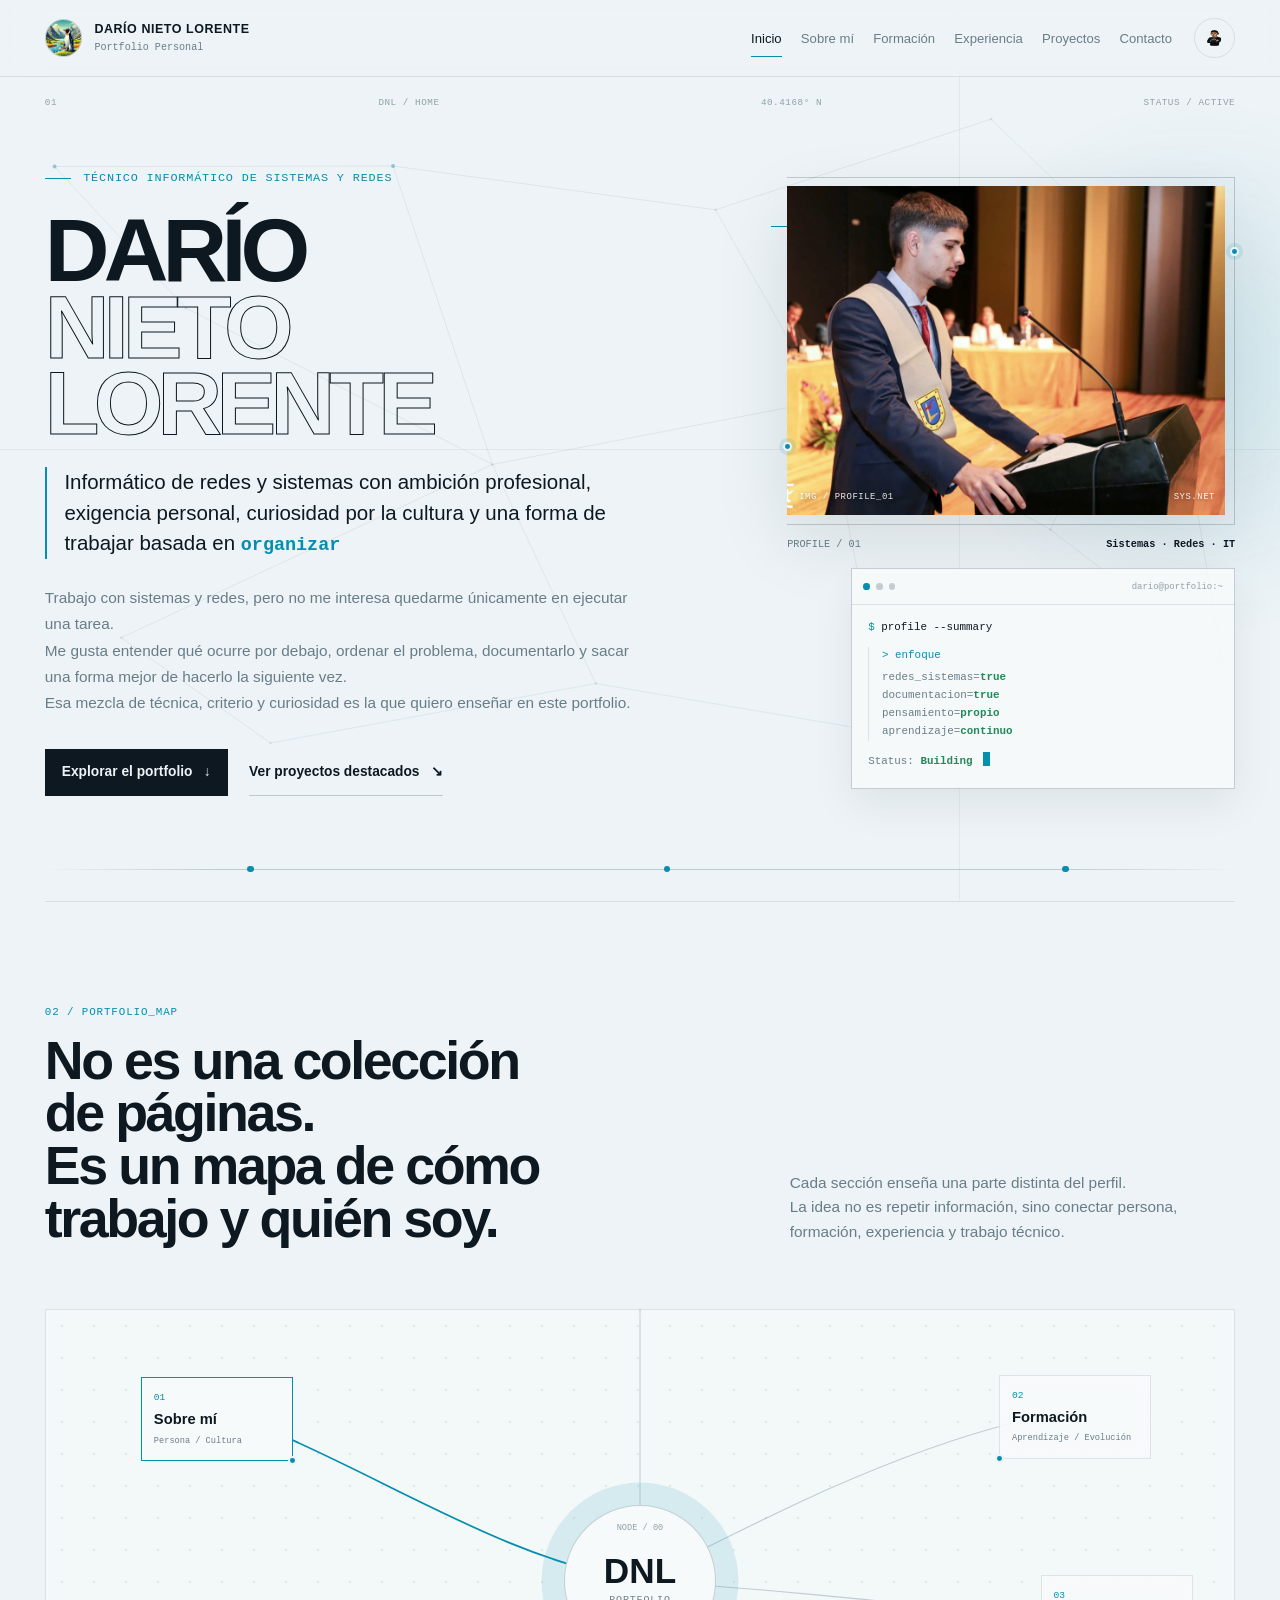
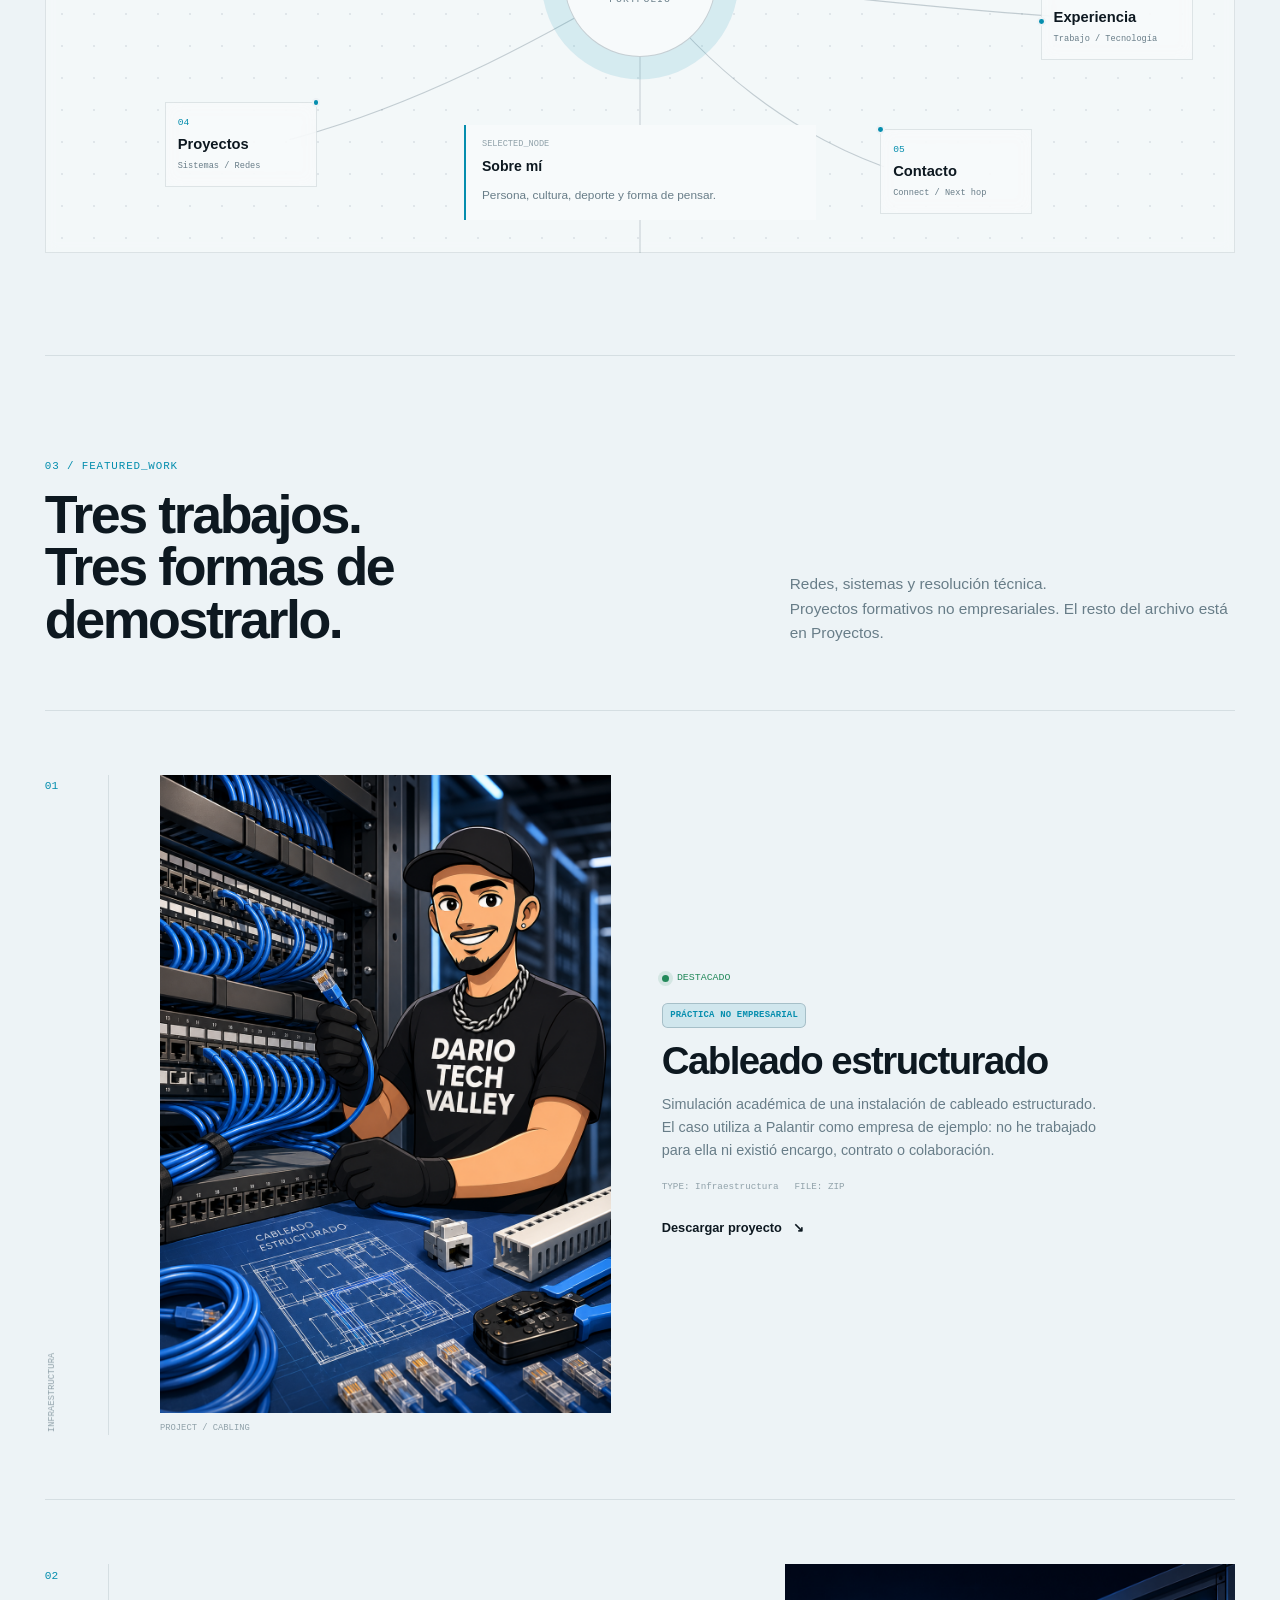
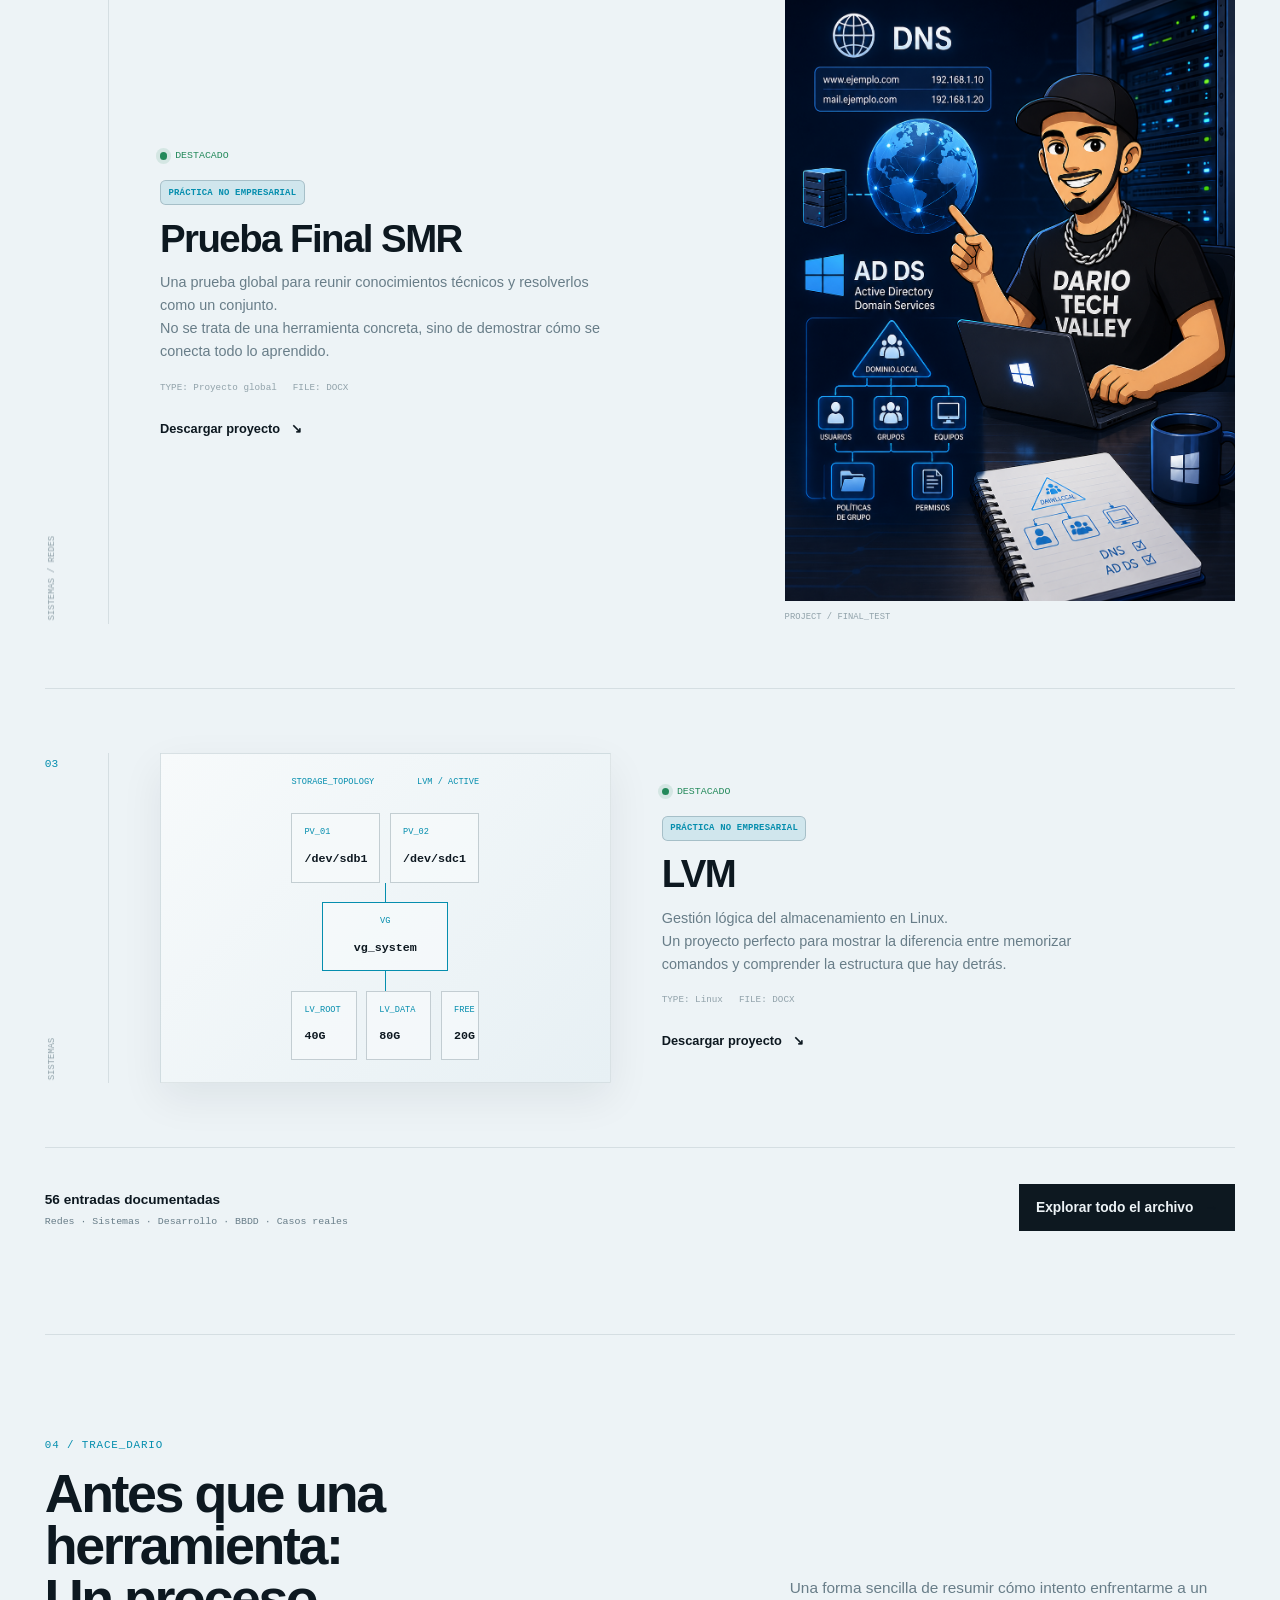
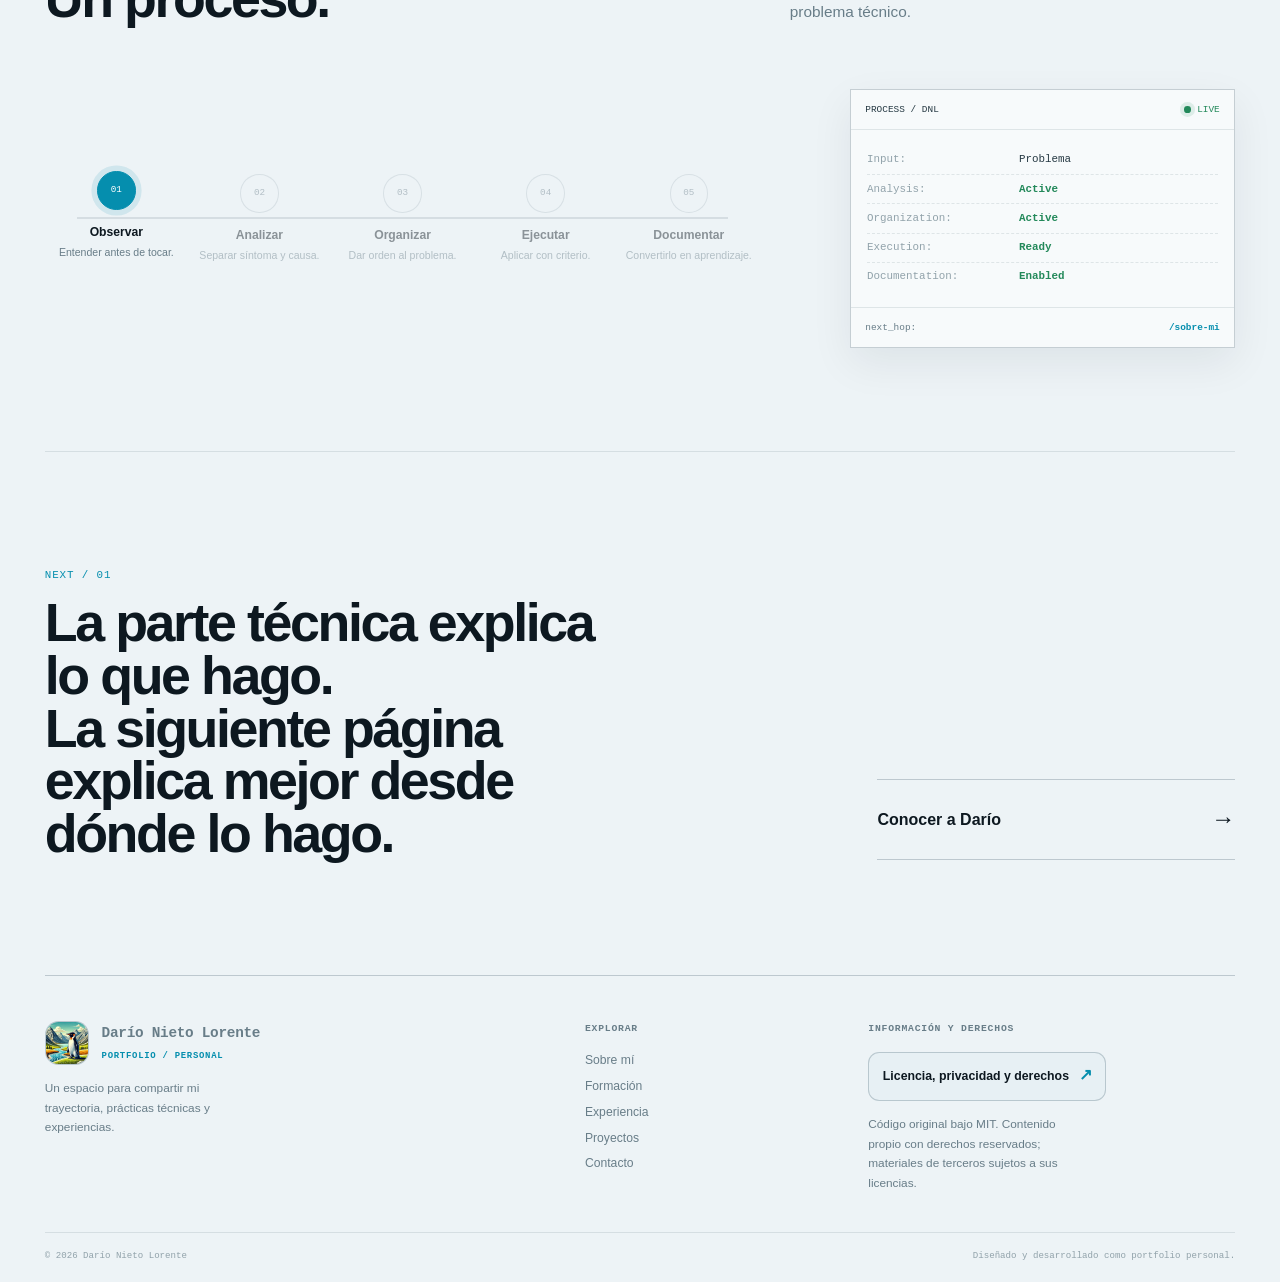
<file: index.html>
<!DOCTYPE html>
<html lang="es" data-theme="light">

  <head>
<meta charset="UTF-8">

    <meta name="viewport" content="width=device-width, initial-scale=1.0">

    <meta name="description"
      content="Portfolio personal de Darío Nieto Lorente, técnico informático especializado en sistemas y redes.">

    <meta name="author" content="Darío Nieto Lorente">

    <meta name="theme-color" content="#edf3f6">

    <title>
      Darío Nieto Lorente · Sistemas, Redes e IT
    </title>

    <link rel="icon" href="assets/img/avatar/icono.jpg">

    <link rel="stylesheet" href="assets/css/index.css">

    <link
    rel="stylesheet"
    href="assets/css/shared.css"
    >

    <script
    src="assets/js/main.js"
    defer
></script>

    <script src="assets/js/index.js" defer></script>
  </head>


  <body>

    <a class="skip-link" href="#contenido">
      Saltar al contenido
    </a>


    <!-- =====================================================
         FONDO TÉCNICO ANIMADO
         ===================================================== -->

    <canvas class="network-background" data-network-background aria-hidden="true"></canvas>


    <!-- =====================================================
         HEADER
         ===================================================== -->

    <header class="site-header" data-header>

      <div class="site-header__inner">

        <a class="brand" href="index.html" aria-label="Ir al Inicio">

          <img class="brand__avatar" src="assets/img/avatar/icono.jpg" alt="">

          <span class="brand__identity">

            <strong>
              DARÍO NIETO LORENTE
            </strong>

            <span>
              Portfolio Personal
            </span>

          </span>

        </a>


        <nav class="site-nav" data-navigation aria-label="Navegación principal">

          <a class="site-nav__link is-active" href="index.html" aria-current="page">
            Inicio
          </a>

          <a class="site-nav__link" href="sobre-mi.html">
            Sobre mí
          </a>

          <a class="site-nav__link" href="formacion.html">
            Formación
          </a>

          <a class="site-nav__link" href="experiencia.html">
            Experiencia
          </a>

          <a class="site-nav__link" href="proyectos.html">
            Proyectos
          </a>

          <a class="site-nav__link" href="contacto.html">
            Contacto
          </a>

        </nav>


        <div class="site-header__actions">

          <button class="theme-toggle" type="button" data-theme-toggle aria-label="Activar modo oscuro"
            title="Cambiar modo de visualización">

            <img class="theme-toggle__icon theme-toggle__icon--light" src="assets/img/iconos/modo-claro.svg" alt="">

            <img class="theme-toggle__icon theme-toggle__icon--dark" src="assets/img/iconos/modo-oscuro.svg" alt="">

          </button>


          <button class="menu-toggle" type="button" data-menu-toggle aria-expanded="false" aria-label="Abrir menú">

            <span></span>
            <span></span>
            <span></span>

          </button>

        </div>

      </div>

    </header>


    <main id="contenido">


      <!-- =================================================
             01 · HERO
             ================================================= -->

      <section class="hero" aria-labelledby="hero-title">

        <div class="hero__technical-index" aria-hidden="true">
          <span>01</span>
          <span>DNL / HOME</span>
          <span>40.4168° N</span>
          <span>STATUS / ACTIVE</span>
        </div>


        <div class="hero__content">

          <p class="hero__role">
            Técnico informático de sistemas y redes
          </p>


          <h1 class="hero__title" id="hero-title">
            <span>DARÍO</span>
            <span>NIETO LORENTE</span>
          </h1>


          <div class="hero__statement">

            <p>
              Informático de redes y sistemas con ambición profesional,
              exigencia personal, curiosidad por la cultura y una forma
              de trabajar basada en
              <span class="hero__rotating-word" data-rotating-word
                data-words="aprender|organizar|gestionar|analizar|pensar" aria-hidden="true">
                aprender
              </span>
            </p>

            <span class="sr-only">
              aprender, organizar, gestionar, analizar y pensar.
            </span>

          </div>


          <p class="hero__personal">
            Trabajo con sistemas y redes, pero no me interesa quedarme
            únicamente en ejecutar una tarea.
            <br>
            Me gusta entender qué ocurre por debajo, ordenar el problema,
            documentarlo y sacar una forma mejor de hacerlo la siguiente vez.
            <br>
            Esa mezcla de técnica, criterio y curiosidad es la que quiero
            enseñar en este portfolio.
          </p>


          <div class="hero__actions">

            <a class="action-link action-link--primary" href="#portfolio-map">
              Explorar el portfolio
              <span aria-hidden="true">↓</span>
            </a>

            <a class="action-link" href="#proyectos-destacados">
              Ver proyectos destacados
              <span aria-hidden="true">↘</span>
            </a>

          </div>

        </div>


        <div class="hero__visual" data-reveal>

          <figure class="hero-photo">

            <div class="hero-photo__frame">

              <img src="assets/img/personal/dario-inicio.jpg" alt="Darío Nieto Lorente" class="hero-photo__image">

              <div class="hero-photo__coordinates" aria-hidden="true">
                <span>IMG / PROFILE_01</span>
                <span>SYS.NET</span>
              </div>

              <span class="hero-photo__node hero-photo__node--one" aria-hidden="true"></span>

              <span class="hero-photo__node hero-photo__node--two" aria-hidden="true"></span>

            </div>


            <figcaption>

              <span>
                PROFILE / 01
              </span>

              <strong>
                Sistemas · Redes · IT
              </strong>

            </figcaption>

          </figure>


          <div class="profile-terminal">

            <div class="profile-terminal__top">

              <span></span>
              <span></span>
              <span></span>

              <p>
                dario@portfolio:~
              </p>

            </div>


            <div class="profile-terminal__body">

              <p class="terminal-command">
                <span>$</span>
                profile --summary
              </p>

              <div class="terminal-output">

                <p>&gt; enfoque</p>

                <p>
                  redes_sistemas=<strong>true</strong>
                </p>

                <p>
                  documentacion=<strong>true</strong>
                </p>

                <p>
                  pensamiento=<strong>propio</strong>
                </p>

                <p>
                  aprendizaje=<strong>continuo</strong>
                </p>

              </div>

              <p class="terminal-status">
                Status:
                <strong>Building</strong>
                <span class="terminal-cursor"></span>
              </p>

            </div>

          </div>

        </div>


        <div class="hero__route" aria-hidden="true">
          <span></span>
          <span></span>
          <span></span>
        </div>

      </section>



      <!-- =================================================
             02 · QUÉ ENCONTRARÁS
             ================================================= -->

      <section class="portfolio-section" id="portfolio-map">

        <header class="section-heading" data-reveal>

          <div>

            <p class="section-code">
              02 / PORTFOLIO_MAP
            </p>

            <h2>
              No es una colección de páginas.
              <br>
              Es un mapa de cómo trabajo y quién soy.
            </h2>

          </div>


          <p>
            Cada sección enseña una parte distinta del perfil.
            <br>
            La idea no es repetir información, sino conectar persona,
            formación, experiencia y trabajo técnico.
          </p>

        </header>


        <div class="portfolio-map" data-portfolio-map data-active-node="about" data-reveal>

          <svg class="portfolio-map__connections" viewBox="0 0 1000 540" preserveAspectRatio="none" aria-hidden="true">

            <path data-map-line="about" d="M500 270 C390 250 290 170 185 118" />

            <path data-map-line="education" d="M500 270 C600 210 705 145 815 112" />

            <path data-map-line="experience" d="M500 270 C650 280 755 300 875 307" />

            <path data-map-line="projects" d="M500 270 C405 335 310 395 205 428" />

            <path data-map-line="contact" d="M500 270 C560 360 625 420 705 455" />

          </svg>


          <div class="portfolio-map__core">

            <span class="portfolio-map__core-index">
              NODE / 00
            </span>

            <strong>
              DNL
            </strong>

            <p>
              PORTFOLIO
            </p>

            <span class="portfolio-map__pulse"></span>

          </div>


          <a class="portfolio-node portfolio-node--about is-active" href="sobre-mi.html" data-map-node="about"
            data-map-title="Sobre mí" data-map-copy="Persona, cultura, deporte y forma de pensar.">

            <span class="portfolio-node__point"></span>

            <span class="portfolio-node__index">
              01
            </span>

            <strong>
              Sobre mí
            </strong>

            <small>
              Persona / Cultura
            </small>

          </a>


          <a class="portfolio-node portfolio-node--education" href="formacion.html" data-map-node="education"
            data-map-title="Formación" data-map-copy="Evolución académica, idiomas, Erasmus y aprendizaje.">

            <span class="portfolio-node__point"></span>

            <span class="portfolio-node__index">
              02
            </span>

            <strong>
              Formación
            </strong>

            <small>
              Aprendizaje / Evolución
            </small>

          </a>


          <a class="portfolio-node portfolio-node--experience" href="experiencia.html" data-map-node="experience"
            data-map-title="Experiencia" data-map-copy="Trabajo real, infraestructura y herramientas profesionales.">

            <span class="portfolio-node__point"></span>

            <span class="portfolio-node__index">
              03
            </span>

            <strong>
              Experiencia
            </strong>

            <small>
              Trabajo / Tecnología
            </small>

          </a>


          <a class="portfolio-node portfolio-node--projects" href="proyectos.html" data-map-node="projects"
            data-map-title="Proyectos" data-map-copy="Prácticas, documentación, casos reales y trabajo técnico.">

            <span class="portfolio-node__point"></span>

            <span class="portfolio-node__index">
              04
            </span>

            <strong>
              Proyectos
            </strong>

            <small>
              Sistemas / Redes
            </small>

          </a>


          <a class="portfolio-node portfolio-node--contact" href="contacto.html" data-map-node="contact"
            data-map-title="Contacto" data-map-copy="Un punto directo para seguir hablando.">

            <span class="portfolio-node__point"></span>

            <span class="portfolio-node__index">
              05
            </span>

            <strong>
              Contacto
            </strong>

            <small>
              Connect / Next hop
            </small>

          </a>


          <div class="portfolio-map__output" aria-live="polite">

            <p>
              SELECTED_NODE
            </p>

            <strong data-map-output-title>
              Sobre mí
            </strong>

            <span data-map-output-copy>
              Persona, cultura, deporte y forma de pensar.
            </span>

          </div>

        </div>

      </section>



      <!-- =================================================
             03 · PROYECTOS DESTACADOS
             ================================================= -->

      <section class="featured-section" id="proyectos-destacados">

        <header class="section-heading section-heading--projects" data-reveal>

          <div>

            <p class="section-code">
              03 / FEATURED_WORK
            </p>

            <h2>
              Tres trabajos.
              <br>
              Tres formas de demostrarlo.
            </h2>

          </div>


          <p>
            Redes, sistemas y resolución técnica.
            <br>
            Proyectos formativos no empresariales. El resto del archivo está en Proyectos.
          </p>

        </header>


        <div class="featured-projects">


          <!-- CABLEADO -->

          <article class="featured-project featured-project--primary" data-reveal>

            <div class="featured-project__index">

              <span>
                01
              </span>

              <p>
                INFRAESTRUCTURA
              </p>

            </div>


            <figure class="featured-project__visual">

              <img src="assets/img/proyectos/cableado-portada.png" alt="Portada del proyecto de cableado estructurado">

              <figcaption>
                PROJECT / CABLING
              </figcaption>

            </figure>


            <div class="featured-project__content">

              <p class="featured-project__status">
                <span></span>
                Destacado
              </p>
              <span class="featured-project__academic">PRÁCTICA NO EMPRESARIAL</span>

              <h3>
                Cableado estructurado
              </h3>

              <p>
                Simulación académica de una instalación de cableado estructurado.
                <br>
                El caso utiliza a Palantir como empresa de ejemplo: no he
                trabajado para ella ni existió encargo, contrato o colaboración.
              </p>

              <div class="featured-project__meta">

                <span>
                  TYPE: Infraestructura
                </span>

                <span>
                  FILE: ZIP
                </span>

              </div>


              <a class="project-link" href="assets/docs/proyectos/destacados/DNL-CableadoEstructurado.zip" download>
                Descargar proyecto
                <span aria-hidden="true">↘</span>
              </a>

            </div>

          </article>



          <!-- PRUEBA FINAL -->

          <article class="featured-project featured-project--reverse" data-reveal>

            <div class="featured-project__index">

              <span>
                02
              </span>

              <p>
                SISTEMAS / REDES
              </p>

            </div>


            <figure class="featured-project__visual">

              <img src="assets/img/proyectos/prueba-final-smr-portada.png" alt="Portada de la Prueba Final de SMR">

              <figcaption>
                PROJECT / FINAL_TEST
              </figcaption>

            </figure>


            <div class="featured-project__content">

              <p class="featured-project__status">
                <span></span>
                Destacado
              </p>
              <span class="featured-project__academic">PRÁCTICA NO EMPRESARIAL</span>

              <h3>
                Prueba Final SMR
              </h3>

              <p>
                Una prueba global para reunir conocimientos técnicos
                y resolverlos como un conjunto.
                <br>
                No se trata de una herramienta concreta, sino de
                demostrar cómo se conecta todo lo aprendido.
              </p>

              <div class="featured-project__meta">

                <span>
                  TYPE: Proyecto global
                </span>

                <span>
                  FILE: DOCX
                </span>

              </div>


              <a class="project-link" href="assets/docs/proyectos/destacados/DNL-PruebaFinal.docx" download>
                Descargar proyecto
                <span aria-hidden="true">↘</span>
              </a>

            </div>

          </article>



          <!-- LVM -->

          <article class="featured-project featured-project--lvm" data-reveal>

            <div class="featured-project__index">

              <span>
                03
              </span>

              <p>
                SISTEMAS
              </p>

            </div>


            <div class="featured-project__visual lvm-diagram" aria-label="Diagrama visual de Logical Volume Manager">

              <div class="lvm-diagram__header">

                <span>
                  STORAGE_TOPOLOGY
                </span>

                <span>
                  LVM / ACTIVE
                </span>

              </div>


              <div class="lvm-diagram__physical">

                <div>
                  <span>PV_01</span>
                  <strong>/dev/sdb1</strong>
                </div>

                <div>
                  <span>PV_02</span>
                  <strong>/dev/sdc1</strong>
                </div>

              </div>


              <div class="lvm-diagram__connector" aria-hidden="true"></div>


              <div class="lvm-diagram__vg">

                <span>
                  VG
                </span>

                <strong>
                  vg_system
                </strong>

              </div>


              <div class="lvm-diagram__connector" aria-hidden="true"></div>


              <div class="lvm-diagram__logical">

                <div>
                  <span>LV_ROOT</span>
                  <strong>40G</strong>
                </div>

                <div>
                  <span>LV_DATA</span>
                  <strong>80G</strong>
                </div>

                <div>
                  <span>FREE</span>
                  <strong>20G</strong>
                </div>

              </div>

            </div>


            <div class="featured-project__content">

              <p class="featured-project__status">
                <span></span>
                Destacado
              </p>
              <span class="featured-project__academic">PRÁCTICA NO EMPRESARIAL</span>

              <h3>
                LVM
              </h3>

              <p>
                Gestión lógica del almacenamiento en Linux.
                <br>
                Un proyecto perfecto para mostrar la diferencia entre
                memorizar comandos y comprender la estructura que hay
                detrás.
              </p>

              <div class="featured-project__meta">

                <span>
                  TYPE: Linux
                </span>

                <span>
                  FILE: DOCX
                </span>

              </div>


              <a class="project-link" href="assets/docs/proyectos/destacados/DNL-LVM.docx" download>
                Descargar proyecto
                <span aria-hidden="true">↘</span>
              </a>

            </div>

          </article>

        </div>


        <div class="featured-section__next" data-reveal>

          <div>

            <span>
              56 entradas documentadas
            </span>

            <p>
              Redes · Sistemas · Desarrollo · BBDD · Casos reales
            </p>

          </div>


          <a class="action-link action-link--primary" href="proyectos.html">
            Explorar todo el archivo
            <span aria-hidden="true">→</span>
          </a>

        </div>

      </section>



      <!-- =================================================
             04 · PROCESO
             ================================================= -->

      <section class="process-section" data-process-section>

        <div class="process-section__header">

          <div>

            <p class="section-code">
              04 / TRACE_DARIO
            </p>

            <h2>
              Antes que una herramienta:
              <br>
              Un proceso.
            </h2>

          </div>


          <p>
            Una forma sencilla de resumir cómo intento enfrentarme
            a un problema técnico.
          </p>

        </div>


        <div class="process-layout">

          <div class="process-route">

            <div class="process-route__track" aria-hidden="true">
              <span></span>
            </div>


            <ol class="process-route__steps">

              <li data-process-step>

                <span class="process-route__node">
                  01
                </span>

                <div>
                  <strong>
                    Observar
                  </strong>

                  <small>
                    Entender antes de tocar.
                  </small>
                </div>

              </li>


              <li data-process-step>

                <span class="process-route__node">
                  02
                </span>

                <div>
                  <strong>
                    Analizar
                  </strong>

                  <small>
                    Separar síntoma y causa.
                  </small>
                </div>

              </li>


              <li data-process-step>

                <span class="process-route__node">
                  03
                </span>

                <div>
                  <strong>
                    Organizar
                  </strong>

                  <small>
                    Dar orden al problema.
                  </small>
                </div>

              </li>


              <li data-process-step>

                <span class="process-route__node">
                  04
                </span>

                <div>
                  <strong>
                    Ejecutar
                  </strong>

                  <small>
                    Aplicar con criterio.
                  </small>
                </div>

              </li>


              <li data-process-step>

                <span class="process-route__node">
                  05
                </span>

                <div>
                  <strong>
                    Documentar
                  </strong>

                  <small>
                    Convertirlo en aprendizaje.
                  </small>
                </div>

              </li>

            </ol>

          </div>


          <aside class="process-terminal" data-reveal>

            <div class="process-terminal__header">

              <span>
                PROCESS / DNL
              </span>

              <span class="process-terminal__live">
                LIVE
              </span>

            </div>


            <div class="process-terminal__body">

              <p>
                <span>Input:</span>
                Problema
              </p>

              <p>
                <span>Analysis:</span>
                <strong>Active</strong>
              </p>

              <p>
                <span>Organization:</span>
                <strong>Active</strong>
              </p>

              <p>
                <span>Execution:</span>
                <strong>Ready</strong>
              </p>

              <p>
                <span>Documentation:</span>
                <strong>Enabled</strong>
              </p>

            </div>


            <div class="process-terminal__footer">

              <span>
                next_hop:
              </span>

              <strong>
                /sobre-mi
              </strong>

            </div>

          </aside>

        </div>

      </section>



      <!-- =================================================
             05 · SIGUIENTE
             ================================================= -->

      <section class="next-section" data-reveal>

        <p class="section-code">
          NEXT / 01
        </p>


        <div class="next-section__content">

          <h2>
            La parte técnica explica lo que hago.
            <br>
            La siguiente página explica mejor desde dónde lo hago.
          </h2>


          <a class="next-section__link" href="sobre-mi.html">

            <span>
              Conocer a Darío
            </span>

            <strong aria-hidden="true">
              →
            </strong>

          </a>

        </div>


        <div class="next-section__signal" aria-hidden="true">
          <span></span>
          <span></span>
          <span></span>
        </div>

      </section>

    </main>



    <!-- =====================================================
         FOOTER
         ===================================================== -->

        <footer class="site-footer" aria-label="Pie de página">
        <div class="site-footer__main">
            <div class="site-footer__brand">
                <a class="site-footer__home" href="index.html" aria-label="Volver al inicio">
                    <img src="assets/img/avatar/icono.jpg" alt="" width="44" height="44" loading="lazy">
                    <span>
                        <strong>Darío Nieto Lorente</strong>
                        <small>PORTFOLIO / PERSONAL</small>
                    </span>
                </a>
                <p>Un espacio para compartir mi trayectoria, prácticas técnicas y experiencias.</p>
            </div>
            <nav class="site-footer__nav" aria-label="Navegación del pie de página">
                <span class="site-footer__heading">EXPLORAR</span>
                <a href="sobre-mi.html">Sobre mí</a>
                <a href="formacion.html">Formación</a>
                <a href="experiencia.html">Experiencia</a>
                <a href="proyectos.html">Proyectos</a>
                <a href="contacto.html">Contacto</a>
            </nav>
            <div class="site-footer__info">
                <span class="site-footer__heading">INFORMACIÓN Y DERECHOS</span>
                <a class="site-footer__license" href="assets/docs/documentos/licencia.html">
                    Licencia, privacidad y derechos <span aria-hidden="true">↗</span>
                </a>
                <p>Código original bajo MIT. Contenido propio con derechos reservados; materiales de terceros sujetos a sus licencias.</p>
            </div>
        </div>
        <div class="site-footer__bottom">
            <small>© <span data-current-year>2026</span> Darío Nieto Lorente</small>
            <small>Diseñado y desarrollado como portfolio personal.</small>
        </div>
    </footer>

  </body>

</html>
</file>
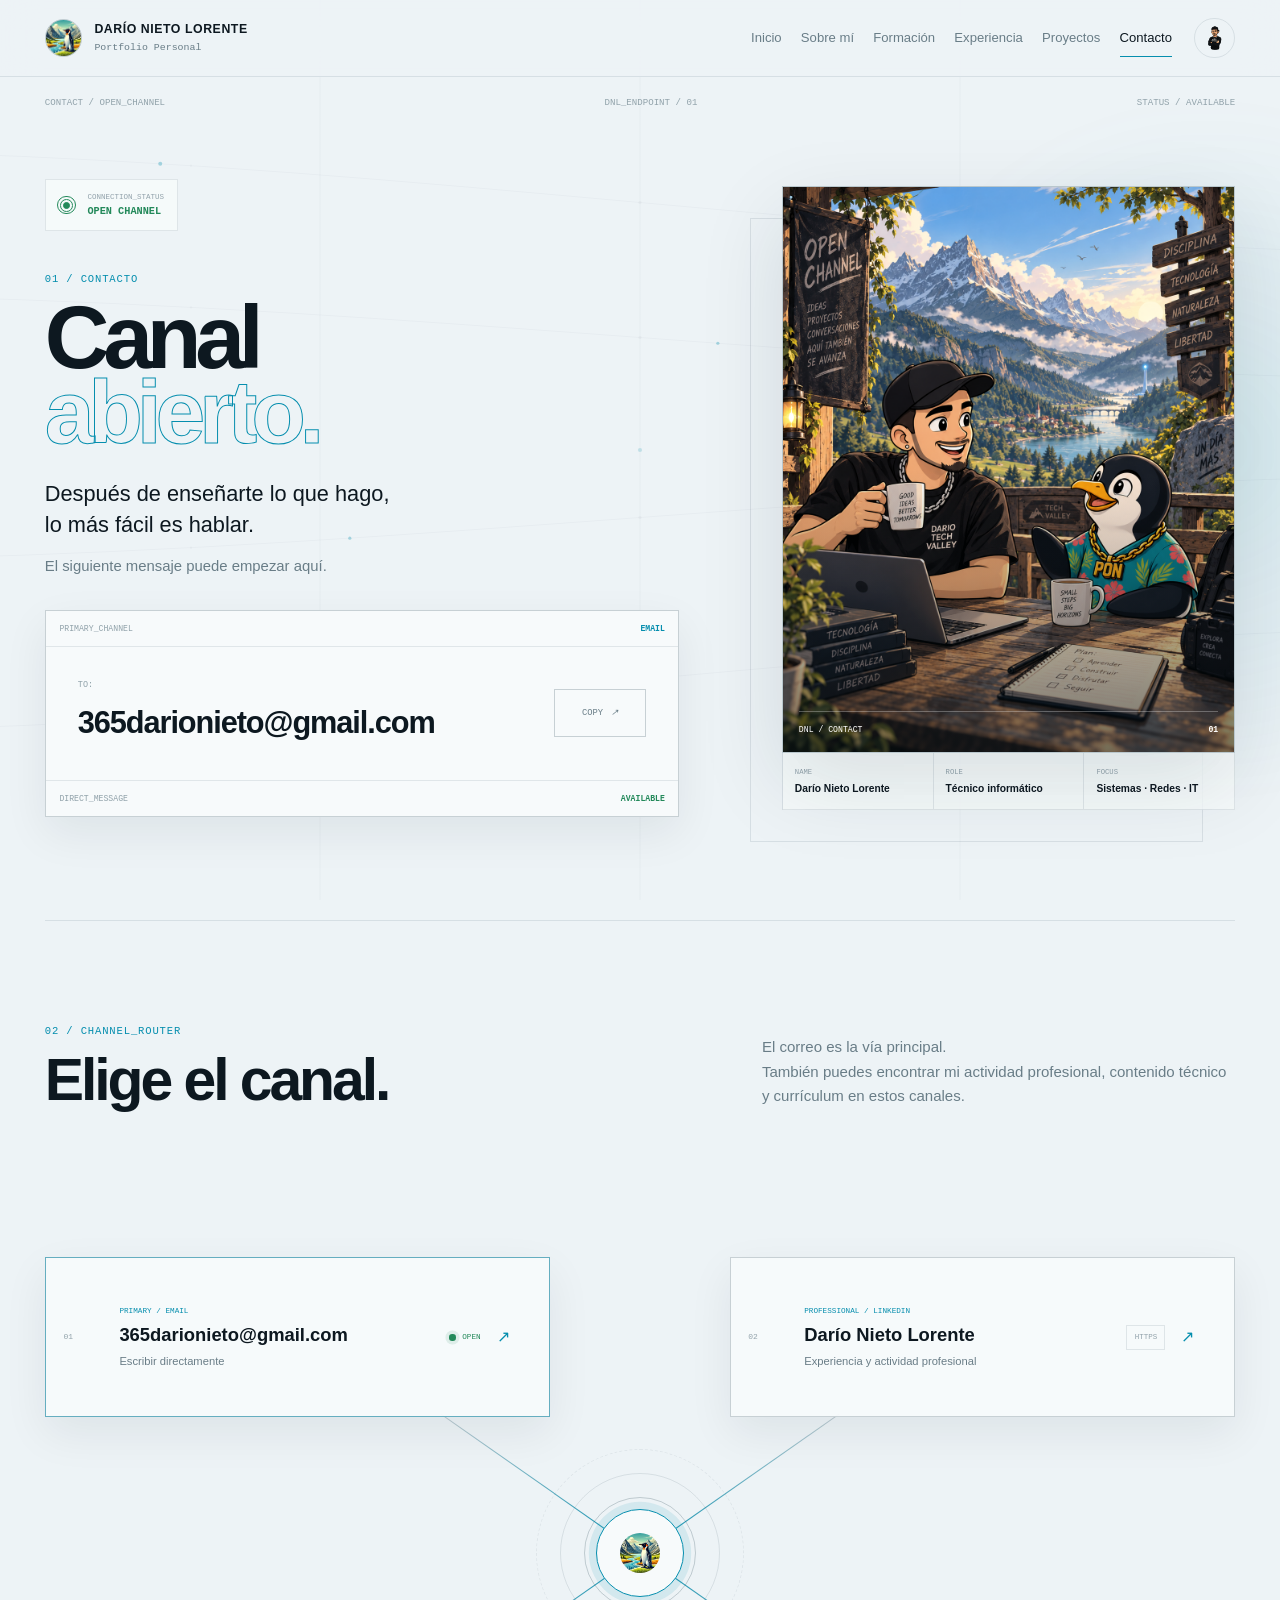
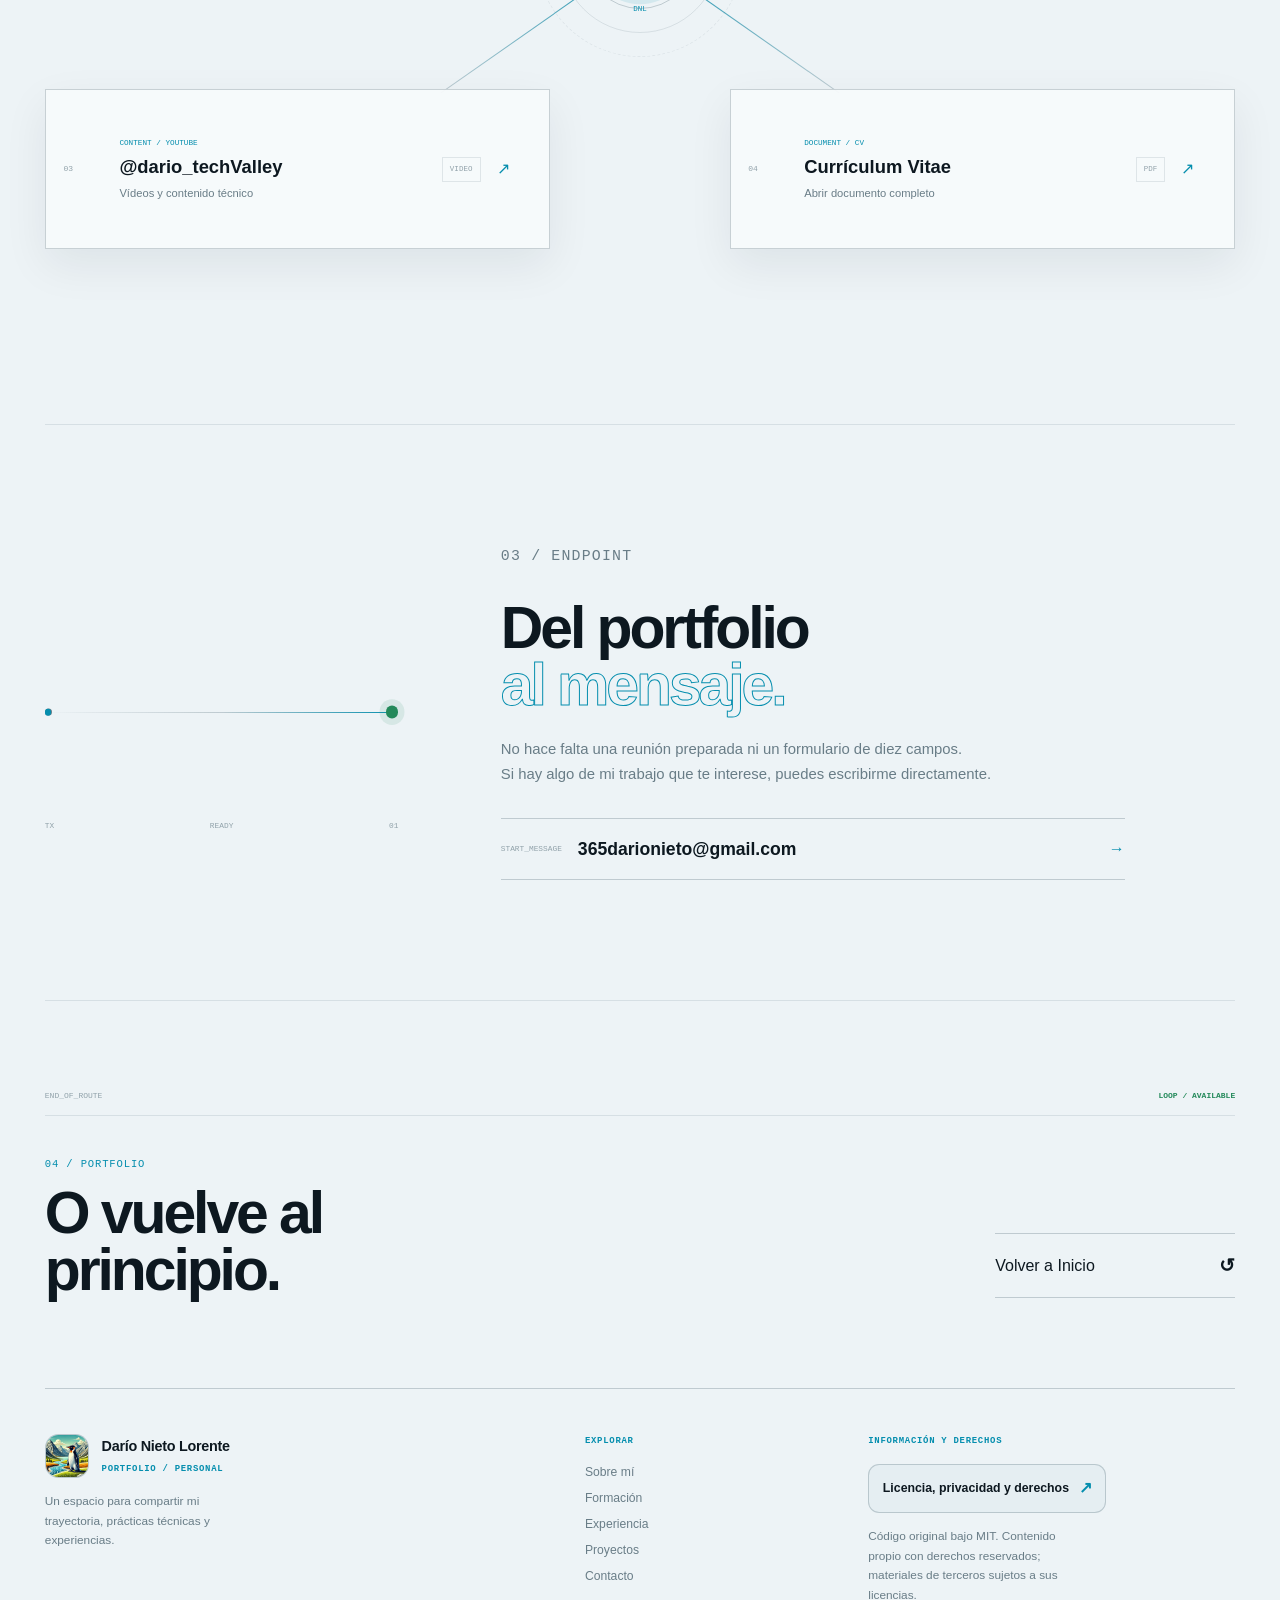
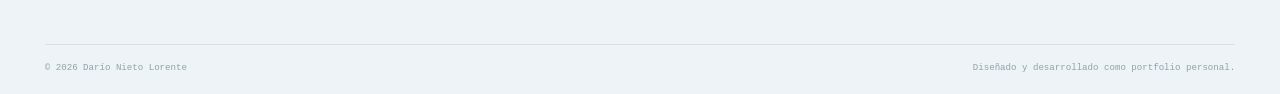
<file: contacto.html>
<!DOCTYPE html>
<html lang="es" data-theme="light">

<head>
<meta charset="UTF-8">

    <meta
        name="viewport"
        content="width=device-width, initial-scale=1.0"
    >

    <meta
        name="description"
        content="Contacto de Darío Nieto Lorente, técnico informático de sistemas y redes."
    >

    <meta
        name="author"
        content="Darío Nieto Lorente"
    >

    <title>
        Contacto · Darío Nieto Lorente
    </title>

    <link
        rel="icon"
        href="assets/img/avatar/icono.jpg"
    >

    <link
        rel="stylesheet"
        href="assets/css/contacto.css"
    >
    <link
    rel="stylesheet"
    href="assets/css/shared.css"
    >
    <script
    src="assets/js/main.js"
    defer
></script>

    <script
        src="assets/js/contacto.js"
        defer
    ></script>
</head>


<body>

    <a
        class="skip-link"
        href="#contenido"
    >
        Saltar al contenido
    </a>


    <canvas
        class="contact-background"
        data-contact-background
        aria-hidden="true"
    ></canvas>



    <!-- =====================================================
         HEADER
         ===================================================== -->

    <header class="site-header">

        <div class="site-header__inner">

            <a
                class="brand"
                href="index.html"
                aria-label="Ir al Inicio"
            >

                <img
                    class="brand__avatar"
                    src="assets/img/avatar/icono.jpg"
                    alt=""
                >

                <span class="brand__identity">

                    <strong>
                        DARÍO NIETO LORENTE
                    </strong>

                    <span>
                        Portfolio Personal
                    </span>

                </span>

            </a>


            <nav
                class="site-nav"
                data-navigation
                aria-label="Navegación principal"
            >

                <a href="index.html">
                    Inicio
                </a>

                <a href="sobre-mi.html">
                    Sobre mí
                </a>

                <a href="formacion.html">
                    Formación
                </a>

                <a href="experiencia.html">
                    Experiencia
                </a>

                <a href="proyectos.html">
                    Proyectos
                </a>

                <a
                    href="contacto.html"
                    class="is-active"
                    aria-current="page"
                >
                    Contacto
                </a>

            </nav>


            <div class="site-header__actions">

                <button
                    class="theme-toggle"
                    type="button"
                    data-theme-toggle
                    aria-label="Activar modo oscuro"
                >

                    <img
                        class="theme-toggle__icon theme-toggle__icon--light"
                        src="assets/img/iconos/modo-claro.svg"
                        alt=""
                    >

                    <img
                        class="theme-toggle__icon theme-toggle__icon--dark"
                        src="assets/img/iconos/modo-oscuro.svg"
                        alt=""
                    >

                </button>


                <button
                    class="menu-toggle"
                    type="button"
                    data-menu-toggle
                    aria-expanded="false"
                    aria-label="Abrir menú"
                >

                    <span></span>
                    <span></span>
                    <span></span>

                </button>

            </div>

        </div>

    </header>



    <main id="contenido">


        <!-- =================================================
             01 · CONTACT HERO
             ================================================= -->

        <section class="contact-hero">

            <div
                class="contact-hero__system-meta"
                aria-hidden="true"
            >

                <span>
                    CONTACT / OPEN_CHANNEL
                </span>

                <span>
                    DNL_ENDPOINT / 01
                </span>

                <span>
                    STATUS / AVAILABLE
                </span>

            </div>



            <!-- =============================================
                 CONTENIDO
                 ============================================= -->

            <div class="contact-hero__content">

                <div class="contact-status">

                    <span class="contact-status__signal">

                        <i></i>

                        <i></i>

                        <i></i>

                    </span>


                    <div>

                        <small>
                            CONNECTION_STATUS
                        </small>

                        <strong>
                            OPEN CHANNEL
                        </strong>

                    </div>

                </div>


                <p class="section-code">
                    01 / CONTACTO
                </p>


                <h1>
                    Canal
                    <span>abierto.</span>
                </h1>


                <p class="contact-hero__lead">
                    Después de enseñarte lo que hago,
                    <br>
                    lo más fácil es hablar.
                </p>


                <p class="contact-hero__text">
                    El siguiente mensaje puede empezar aquí.
                </p>



                <!-- =========================================
                     EMAIL PRINCIPAL
                     ========================================= -->

                <div
                    class="primary-channel"
                    data-primary-channel
                >

                    <div class="primary-channel__top">

                        <span>
                            PRIMARY_CHANNEL
                        </span>

                        <strong>
                            EMAIL
                        </strong>

                    </div>


                    <div class="primary-channel__body">

                        <div class="primary-channel__identity">

                            <span>
                                TO:
                            </span>


                            <a
                                href="mailto:365darionieto@gmail.com"
                                class="primary-channel__email"
                            >
                                365darionieto@gmail.com
                            </a>

                        </div>


                        <button
                            class="copy-email"
                            type="button"
                            data-copy-email="365darionieto@gmail.com"
                            aria-label="Copiar dirección de correo electrónico"
                        >

                            <span data-copy-label>
                                COPY
                            </span>

                            <i aria-hidden="true">
                                ↗
                            </i>

                        </button>

                    </div>


                    <div class="primary-channel__footer">

                        <span>
                            DIRECT_MESSAGE
                        </span>

                        <strong>
                            AVAILABLE
                        </strong>

                    </div>

                </div>

            </div>



            <!-- =============================================
                 FOTO / IDENTITY NODE
                 ============================================= -->

            <div class="contact-identity">

                <div class="contact-identity__frame">

                    <img
                        src="assets/img/avatar/dario-contacto.png"
                        alt="Darío Nieto Lorente"
                    >


                    <div
                        class="contact-identity__scan"
                        aria-hidden="true"
                    ></div>


                    <div class="contact-identity__label">

                        <span>
                            DNL / CONTACT
                        </span>

                        <strong>
                            01
                        </strong>

                    </div>

                </div>


                <div class="contact-identity__data">

                    <div>

                        <span>
                            NAME
                        </span>

                        <strong>
                            Darío Nieto Lorente
                        </strong>

                    </div>


                    <div>

                        <span>
                            ROLE
                        </span>

                        <strong>
                            Técnico informático
                        </strong>

                    </div>


                    <div>

                        <span>
                            FOCUS
                        </span>

                        <strong>
                            Sistemas · Redes · IT
                        </strong>

                    </div>

                </div>

            </div>

        </section>



        <!-- =================================================
             02 · CHANNEL ROUTER
             ================================================= -->

        <section class="channels-section">

            <header
                class="section-heading"
                data-reveal
            >

                <div>

                    <p class="section-code">
                        02 / CHANNEL_ROUTER
                    </p>

                    <h2>
                        Elige el canal.
                    </h2>

                </div>


                <p>
                    El correo es la vía principal.
                    <br>
                    También puedes encontrar mi actividad profesional,
                    contenido técnico y currículum en estos canales.
                </p>

            </header>



            <div
                class="channel-router"
                data-channel-router
                data-reveal
            >


                <!-- =========================================
                     CENTRO
                     ========================================= -->

                <div
                    class="channel-router__core"
                    aria-hidden="true"
                >

                    <div class="channel-router__rings">

                        <span></span>
                        <span></span>
                        <span></span>

                    </div>


                    <div class="channel-router__avatar">

                        <img
                            src="assets/img/avatar/icono.jpg"
                            alt=""
                        >

                        <span>
                            DNL
                        </span>

                    </div>

                </div>



                <!-- =========================================
                     CONEXIONES
                     ========================================= -->

                <div
                    class="channel-router__connections"
                    aria-hidden="true"
                >

                    <span class="connection connection--email"></span>

                    <span class="connection connection--linkedin"></span>

                    <span class="connection connection--youtube"></span>

                    <span class="connection connection--cv"></span>

                </div>



                <!-- =========================================
                     EMAIL
                     ========================================= -->

                <a
                    class="contact-channel contact-channel--email"
                    href="mailto:365darionieto@gmail.com"
                    data-contact-channel
                >

                    <span class="contact-channel__index">
                        01
                    </span>


                    <span class="contact-channel__body">

                        <small>
                            PRIMARY / EMAIL
                        </small>

                        <strong>
                            365darionieto@gmail.com
                        </strong>

                        <span>
                            Escribir directamente
                        </span>

                    </span>


                    <span
                        class="contact-channel__status"
                        aria-hidden="true"
                    >

                        <i></i>

                        OPEN

                    </span>


                    <span
                        class="contact-channel__arrow"
                        aria-hidden="true"
                    >
                        ↗
                    </span>

                </a>



                <!-- =========================================
                     LINKEDIN
                     ========================================= -->

                <a
                    class="contact-channel contact-channel--linkedin"
                    href="https://www.linkedin.com/in/dar%C3%ADo-nieto-lorente/"
                    target="_blank"
                    rel="noopener noreferrer"
                    data-contact-channel
                >

                    <span class="contact-channel__index">
                        02
                    </span>


                    <span class="contact-channel__body">

                        <small>
                            PROFESSIONAL / LINKEDIN
                        </small>

                        <strong>
                            Darío Nieto Lorente
                        </strong>

                        <span>
                            Experiencia y actividad profesional
                        </span>

                    </span>


                    <span class="contact-channel__protocol">
                        HTTPS
                    </span>


                    <span
                        class="contact-channel__arrow"
                        aria-hidden="true"
                    >
                        ↗
                    </span>

                </a>



                <!-- =========================================
                     YOUTUBE
                     ========================================= -->

                <a
                    class="contact-channel contact-channel--youtube"
                    href="https://www.youtube.com/@dario_techValley"
                    target="_blank"
                    rel="noopener noreferrer"
                    data-contact-channel
                >

                    <span class="contact-channel__index">
                        03
                    </span>


                    <span class="contact-channel__body">

                        <small>
                            CONTENT / YOUTUBE
                        </small>

                        <strong>
                            @dario_techValley
                        </strong>

                        <span>
                            Vídeos y contenido técnico
                        </span>

                    </span>


                    <span class="contact-channel__protocol">
                        VIDEO
                    </span>


                    <span
                        class="contact-channel__arrow"
                        aria-hidden="true"
                    >
                        ↗
                    </span>

                </a>



                <!-- =========================================
                     CV
                     ========================================= -->

                <a
                    class="contact-channel contact-channel--cv"
                    href="assets/docs/documentos/DNL-CV.pdf"
                    target="_blank" rel="noopener noreferrer"
                    data-contact-channel
                >

                    <span class="contact-channel__index">
                        04
                    </span>


                    <span class="contact-channel__body">

                        <small>
                            DOCUMENT / CV
                        </small>

                        <strong>
                            Currículum Vitae
                        </strong>

                        <span>
                            Abrir documento completo
                        </span>

                    </span>


                    <span class="contact-channel__protocol">
                        PDF
                    </span>


                    <span
                        class="contact-channel__arrow"
                        aria-hidden="true"
                    >
                        ↗
                    </span>

                </a>

            </div>

        </section>



        <!-- =================================================
             03 · FINAL SIGNAL
             ================================================= -->

        <section class="final-signal">

            <div
                class="final-signal__graphic"
                data-reveal
                aria-hidden="true"
            >

                <div class="final-signal__line">

                    <span></span>

                    <i></i>

                    <strong></strong>

                </div>


                <div class="final-signal__data">

                    <span>
                        TX
                    </span>

                    <span>
                        READY
                    </span>

                    <span>
                        01
                    </span>

                </div>

            </div>



            <div
                class="final-signal__content"
                data-reveal
            >

                <p class="section-code">
                    03 / ENDPOINT
                </p>


                <h2>
                    Del portfolio
                    <span>al mensaje.</span>
                </h2>


                <p>
                    No hace falta una reunión preparada ni un formulario
                    de diez campos.
                    <br>
                    Si hay algo de mi trabajo que te interese,
                    puedes escribirme directamente.
                </p>


                <a
                    class="final-signal__email"
                    href="mailto:365darionieto@gmail.com"
                >

                    <span>
                        START_MESSAGE
                    </span>

                    <strong>
                        365darionieto@gmail.com
                    </strong>

                    <i aria-hidden="true">
                        →
                    </i>

                </a>

            </div>

        </section>



        <!-- =================================================
             04 · LOOP BACK
             ================================================= -->

        <section
            class="portfolio-loop"
            data-reveal
        >

            <div class="portfolio-loop__meta">

                <span>
                    END_OF_ROUTE
                </span>

                <strong>
                    LOOP / AVAILABLE
                </strong>

            </div>


            <div class="portfolio-loop__body">

                <div>

                    <p class="section-code">
                        04 / PORTFOLIO
                    </p>


                    <h2>
                        O vuelve al principio.
                    </h2>

                </div>


                <a
                    href="index.html"
                    class="portfolio-loop__link"
                >

                    <span>
                        Volver a Inicio
                    </span>

                    <strong aria-hidden="true">
                        ↺
                    </strong>

                </a>

            </div>

        </section>

    </main>



    <!-- =====================================================
         FOOTER
         ===================================================== -->

        <footer class="site-footer" aria-label="Pie de página">
        <div class="site-footer__main">
            <div class="site-footer__brand">
                <a class="site-footer__home" href="index.html" aria-label="Volver al inicio">
                    <img src="assets/img/avatar/icono.jpg" alt="" width="44" height="44" loading="lazy">
                    <span>
                        <strong>Darío Nieto Lorente</strong>
                        <small>PORTFOLIO / PERSONAL</small>
                    </span>
                </a>
                <p>Un espacio para compartir mi trayectoria, prácticas técnicas y experiencias.</p>
            </div>
            <nav class="site-footer__nav" aria-label="Navegación del pie de página">
                <span class="site-footer__heading">EXPLORAR</span>
                <a href="sobre-mi.html">Sobre mí</a>
                <a href="formacion.html">Formación</a>
                <a href="experiencia.html">Experiencia</a>
                <a href="proyectos.html">Proyectos</a>
                <a href="contacto.html">Contacto</a>
            </nav>
            <div class="site-footer__info">
                <span class="site-footer__heading">INFORMACIÓN Y DERECHOS</span>
                <a class="site-footer__license" href="assets/docs/documentos/licencia.html">
                    Licencia, privacidad y derechos <span aria-hidden="true">↗</span>
                </a>
                <p>Código original bajo MIT. Contenido propio con derechos reservados; materiales de terceros sujetos a sus licencias.</p>
            </div>
        </div>
        <div class="site-footer__bottom">
            <small>© <span data-current-year>2026</span> Darío Nieto Lorente</small>
            <small>Diseñado y desarrollado como portfolio personal.</small>
        </div>
    </footer>

</body>

</html>
</file>
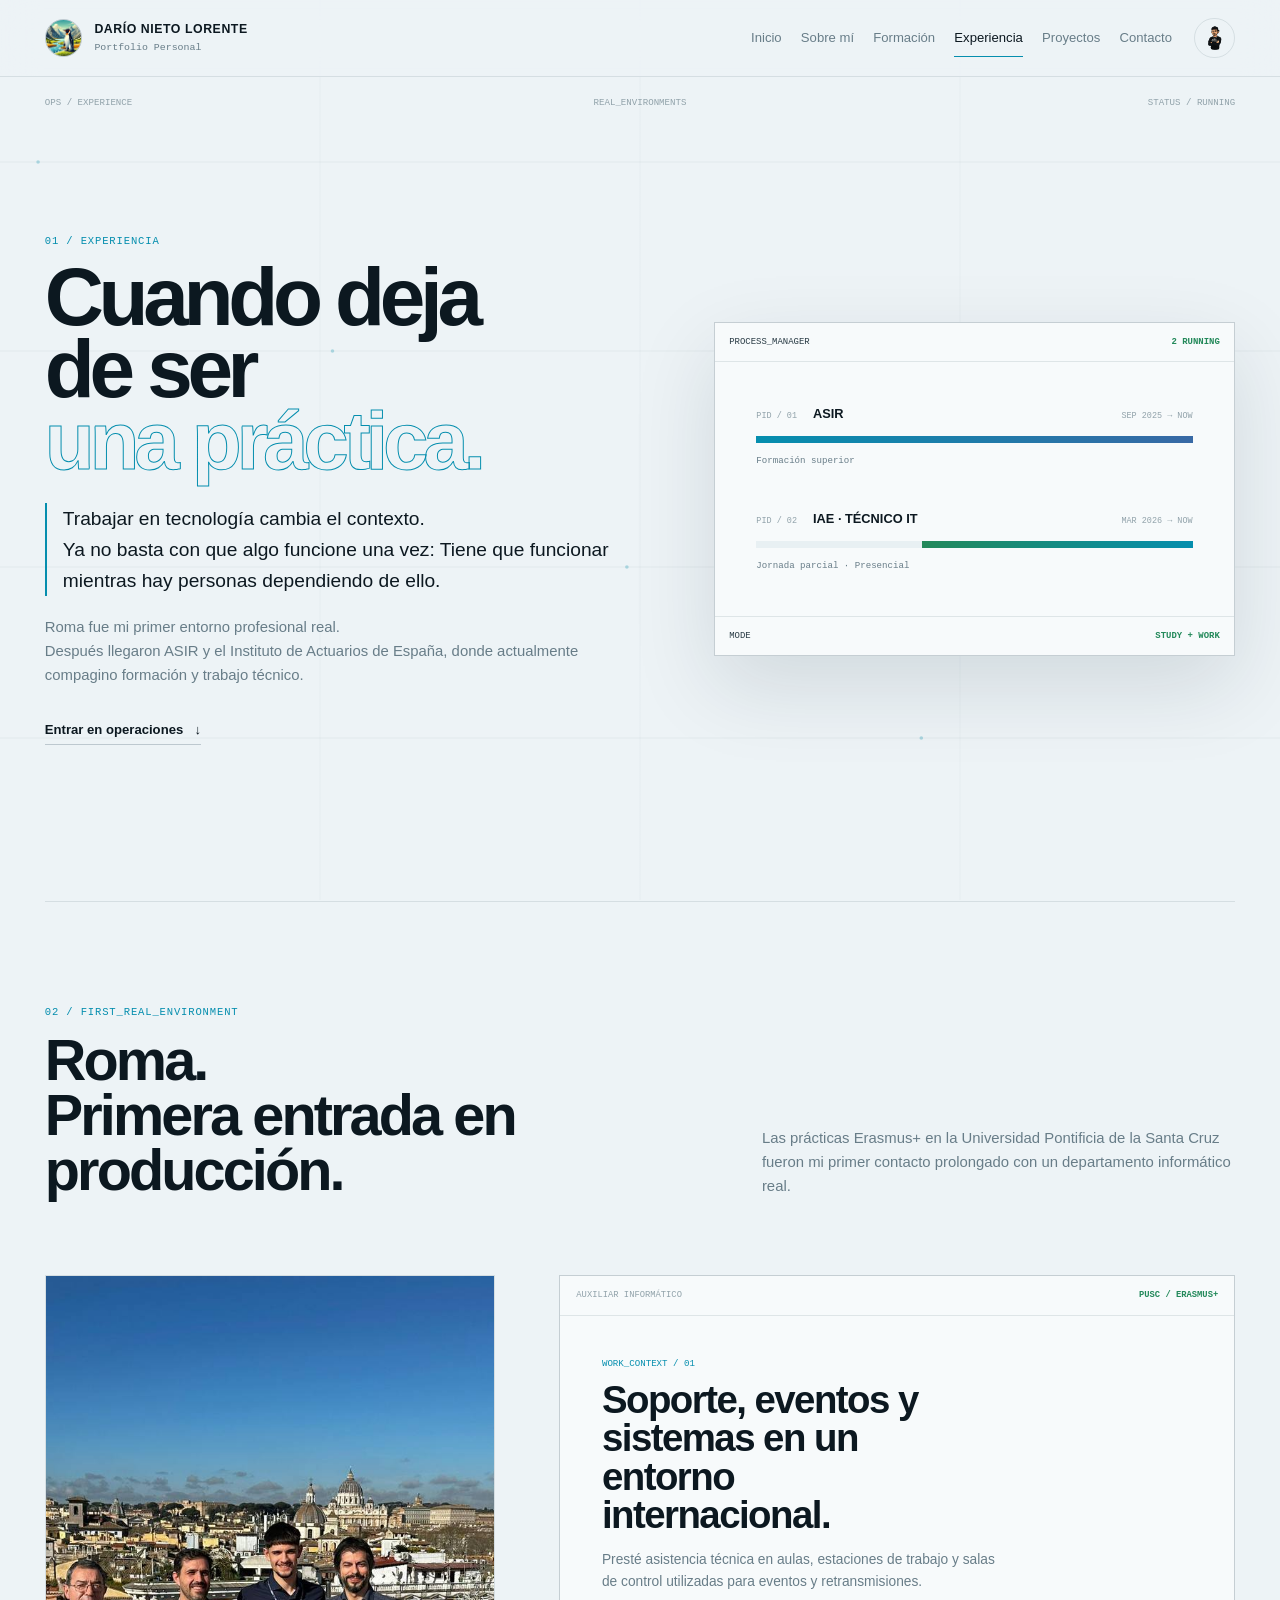
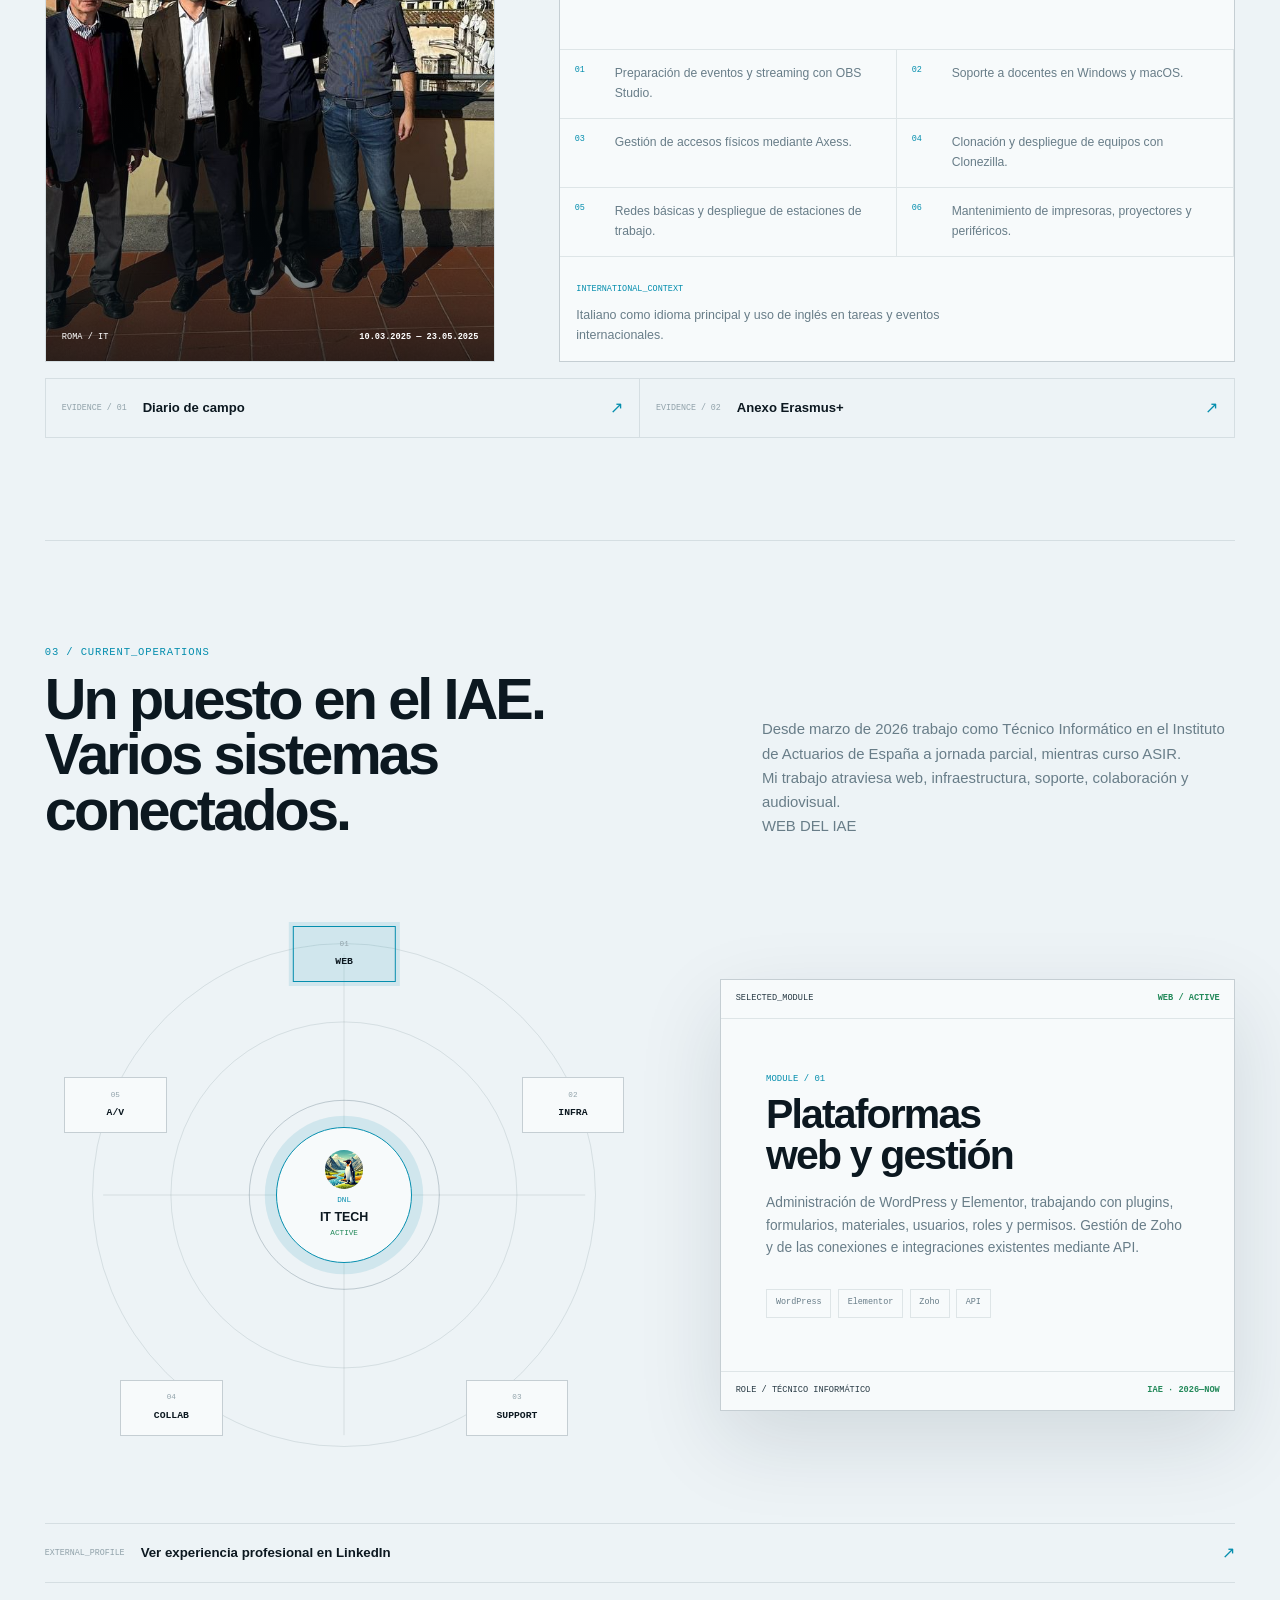
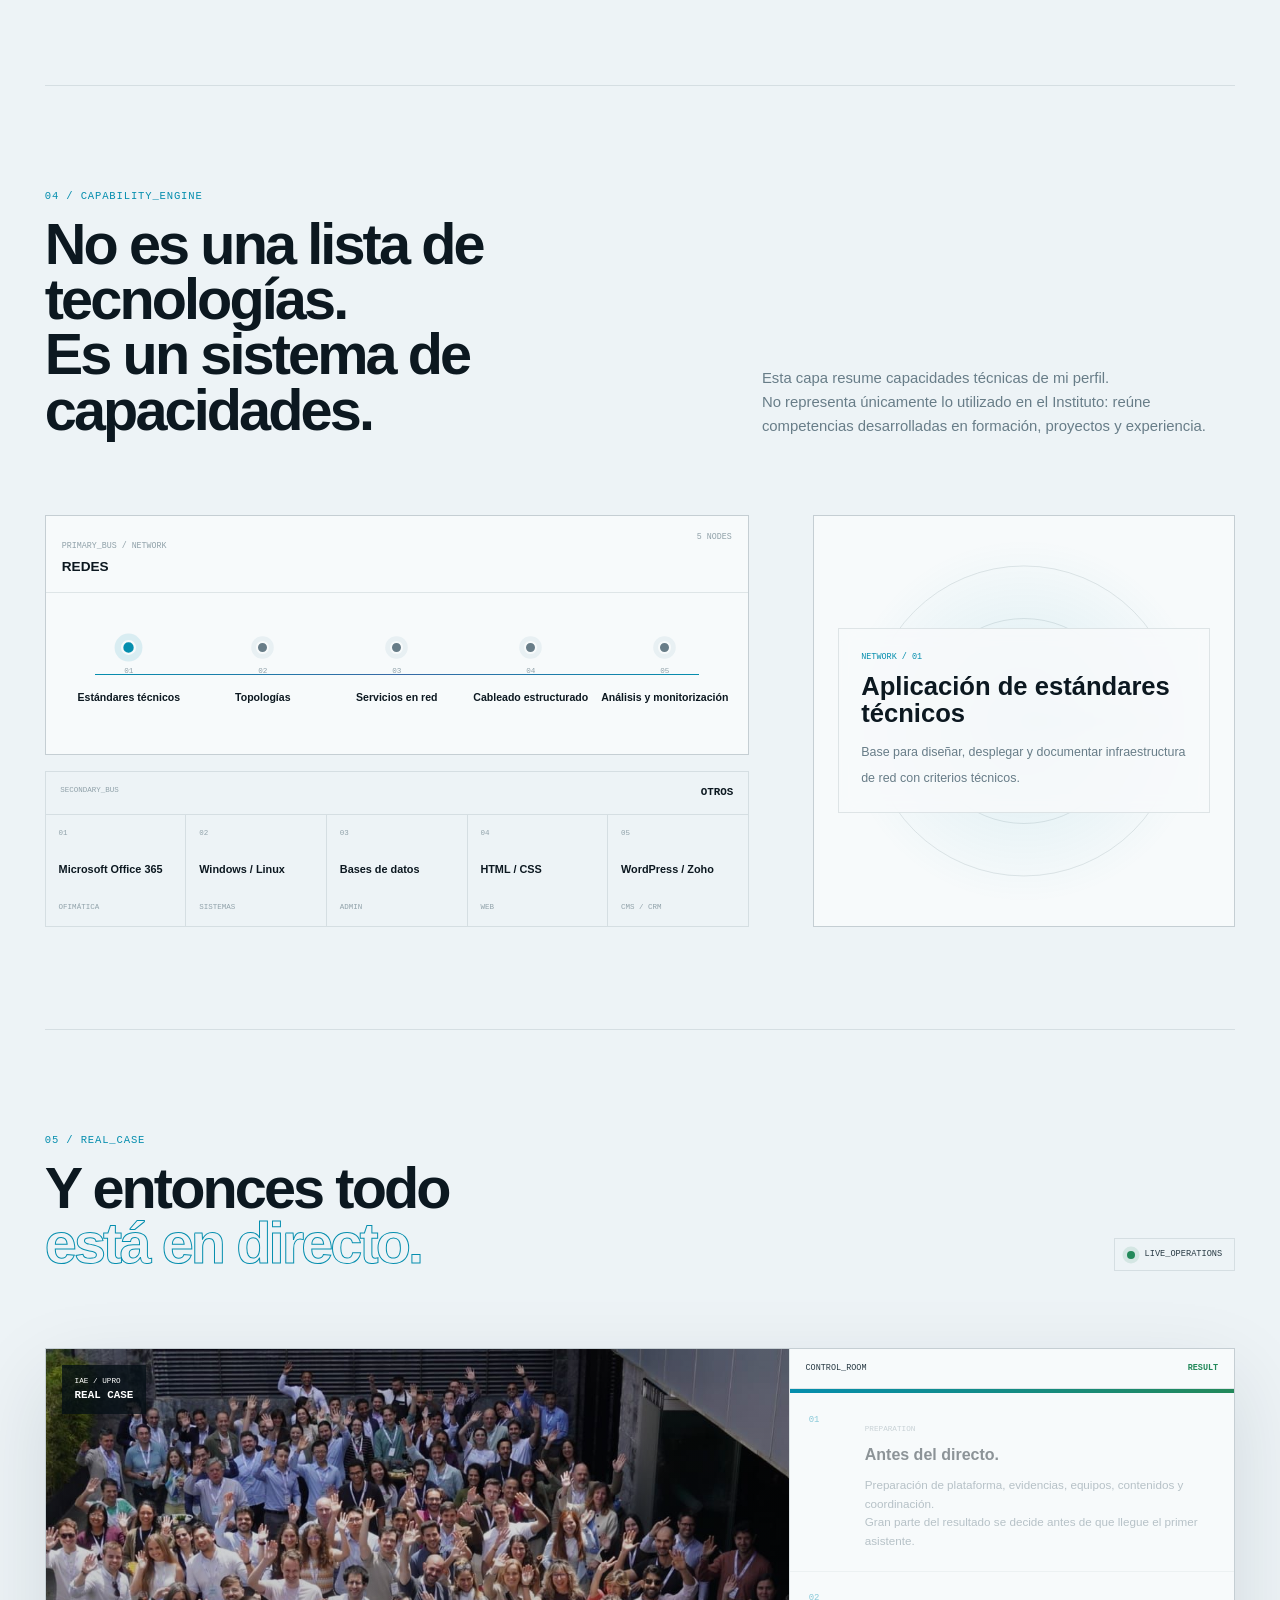
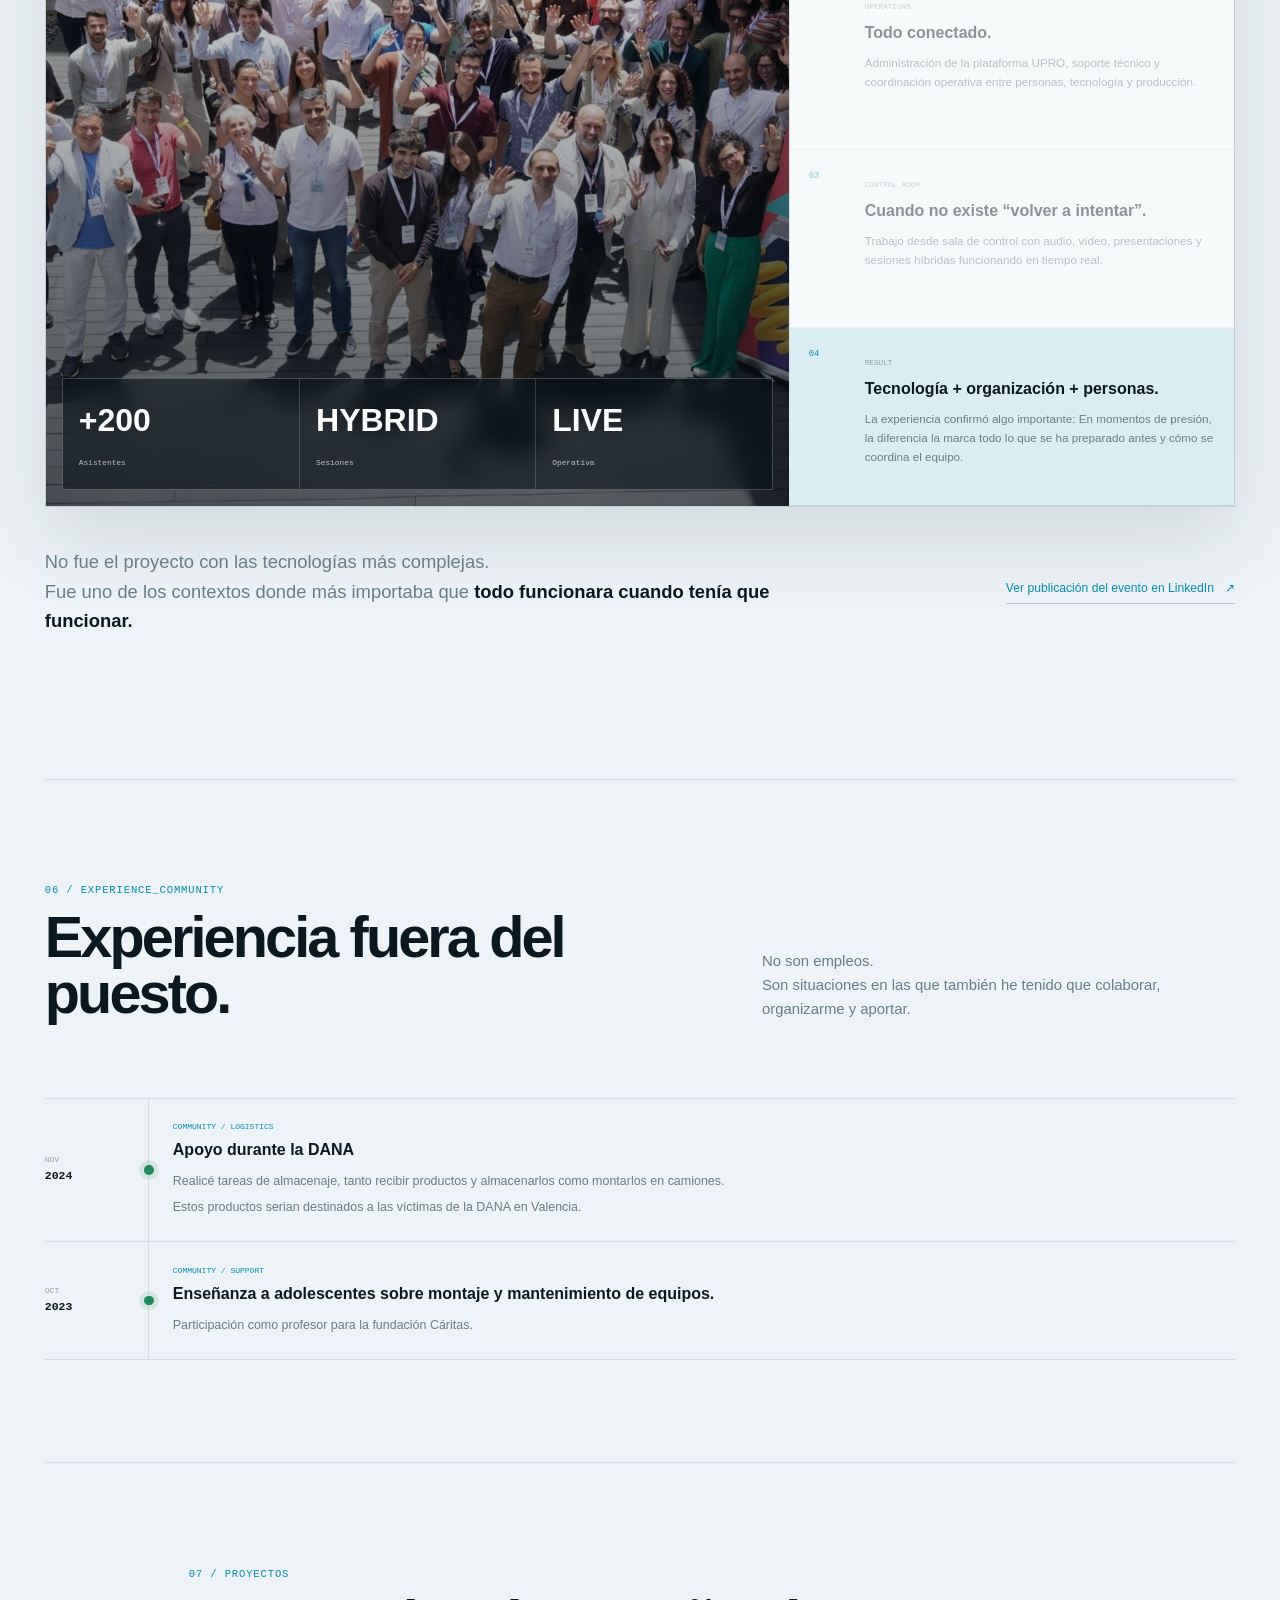
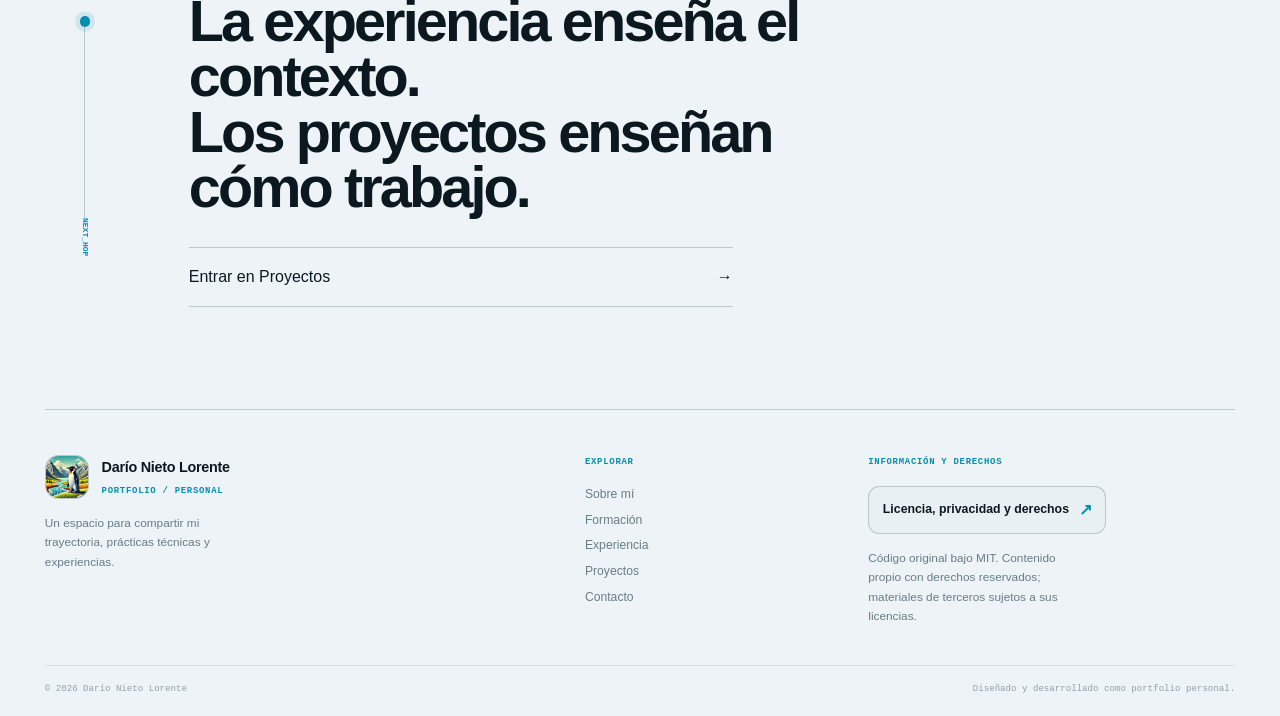
<file: experiencia.html>
<!DOCTYPE html>
<html lang="es" data-theme="light">

<head>
<meta charset="UTF-8">

    <meta
        name="viewport"
        content="width=device-width, initial-scale=1.0"
    >

    <meta
        name="description"
        content="Experiencia profesional y capacidades técnicas de Darío Nieto Lorente."
    >

    <meta
        name="author"
        content="Darío Nieto Lorente"
    >

    <title>
        Experiencia · Darío Nieto Lorente
    </title>

    <link
        rel="icon"
        href="assets/img/avatar/icono.jpg"
    >

    <link
        rel="stylesheet"
        href="assets/css/experiencia.css"
    >
    <link
    rel="stylesheet"
    href="assets/css/shared.css"
    >

    <script
    src="assets/js/main.js"
    defer
></script>

    <script
        src="assets/js/experiencia.js"
        defer
    ></script>
</head>


<body>

    <a
        class="skip-link"
        href="#contenido"
    >
        Saltar al contenido
    </a>


    <canvas
        class="ops-background"
        data-ops-background
        aria-hidden="true"
    ></canvas>


    <!-- =====================================================
         HEADER
         ===================================================== -->

    <header class="site-header">

        <div class="site-header__inner">

            <a
                class="brand"
                href="index.html"
                aria-label="Ir al Inicio"
            >

                <img
                    class="brand__avatar"
                    src="assets/img/avatar/icono.jpg"
                    alt=""
                >

                <span class="brand__identity">

                    <strong>
                        DARÍO NIETO LORENTE
                    </strong>

                    <span>
                        Portfolio Personal
                    </span>

                </span>

            </a>


            <nav
                class="site-nav"
                data-navigation
                aria-label="Navegación principal"
            >

                <a href="index.html">
                    Inicio
                </a>

                <a href="sobre-mi.html">
                    Sobre mí
                </a>

                <a href="formacion.html">
                    Formación
                </a>

                <a
                    href="experiencia.html"
                    class="is-active"
                    aria-current="page"
                >
                    Experiencia
                </a>

                <a href="proyectos.html">
                    Proyectos
                </a>

                <a href="contacto.html">
                    Contacto
                </a>

            </nav>


            <div class="site-header__actions">

                <button
                    class="theme-toggle"
                    type="button"
                    data-theme-toggle
                    aria-label="Activar modo oscuro"
                >

                    <img
                        class="theme-toggle__icon theme-toggle__icon--light"
                        src="assets/img/iconos/modo-claro.svg"
                        alt=""
                    >

                    <img
                        class="theme-toggle__icon theme-toggle__icon--dark"
                        src="assets/img/iconos/modo-oscuro.svg"
                        alt=""
                    >

                </button>


                <button
                    class="menu-toggle"
                    type="button"
                    data-menu-toggle
                    aria-expanded="false"
                    aria-label="Abrir menú"
                >
                    <span></span>
                    <span></span>
                    <span></span>
                </button>

            </div>

        </div>

    </header>



    <main id="contenido">


        <!-- =================================================
             01 · HERO
             ================================================= -->

        <section class="experience-hero">

            <div class="experience-hero__meta">

                <span>OPS / EXPERIENCE</span>
                <span>REAL_ENVIRONMENTS</span>
                <span>STATUS / RUNNING</span>

            </div>


            <div class="experience-hero__content">

                <p class="section-code">
                    01 / EXPERIENCIA
                </p>


                <h1>
                    Cuando deja de ser
                    <span>una práctica.</span>
                </h1>


                <p class="experience-hero__lead">
                    Trabajar en tecnología cambia el contexto.
                    <br>
                    Ya no basta con que algo funcione una vez: Tiene que
                    funcionar mientras hay personas dependiendo de ello.
                </p>


                <p class="experience-hero__text">
                    Roma fue mi primer entorno profesional real.
                    <br>
                    Después llegaron ASIR y el Instituto de Actuarios de
                    España, donde actualmente compagino formación y trabajo
                    técnico.
                </p>


                <a
                    class="action-link"
                    href="#roma"
                >
                    Entrar en operaciones
                    <span>↓</span>
                </a>

            </div>



            <!-- PROCESOS EN PARALELO -->

            <div class="parallel-system">

                <div class="parallel-system__header">

                    <span>
                        PROCESS_MANAGER
                    </span>

                    <strong>
                        2 RUNNING
                    </strong>

                </div>


                <div class="parallel-system__core">

                    <div class="parallel-process">

                        <div class="parallel-process__meta">

                            <span>
                                PID / 01
                            </span>

                            <strong>
                                ASIR
                            </strong>

                            <small>
                                SEP 2025 → NOW
                            </small>

                        </div>


                        <div class="parallel-process__track">

                            <span></span>

                        </div>


                        <p>
                            Formación superior
                        </p>

                    </div>


                    <div class="parallel-process parallel-process--work">

                        <div class="parallel-process__meta">

                            <span>
                                PID / 02
                            </span>

                            <strong>
                                IAE · TÉCNICO IT
                            </strong>

                            <small>
                                MAR 2026 → NOW
                            </small>

                        </div>


                        <div class="parallel-process__track">

                            <span></span>

                        </div>


                        <p>
                            Jornada parcial · Presencial
                        </p>

                    </div>

                </div>


                <div class="parallel-system__footer">

                    <span>
                        MODE
                    </span>

                    <strong>
                        STUDY + WORK
                    </strong>

                </div>

            </div>

        </section>



        <!-- =================================================
             02 · ROMA
             ================================================= -->

        <section
            class="rome-section"
            id="roma"
        >

            <header
                class="section-heading"
                data-reveal
            >

                <div>

                    <p class="section-code">
                        02 / FIRST_REAL_ENVIRONMENT
                    </p>

                    <h2>
                        Roma.
                        <br>
                        Primera entrada en producción.
                    </h2>

                </div>


                <p>
                    Las prácticas Erasmus+ en la Universidad Pontificia
                    de la Santa Cruz fueron mi primer contacto prolongado
                    con un departamento informático real.
                </p>

            </header>



            <div class="rome-system">

                <div
                    class="rome-system__visual"
                    data-reveal
                >

                    <img
                        src="assets/img/personal/dario-roma2.jpg"
                        alt="Darío durante su estancia profesional en Roma"
                    >


                    <div class="rome-system__visual-meta">

                        <span>
                            ROMA / IT
                        </span>

                        <strong>
                            10.03.2025 — 23.05.2025
                        </strong>

                    </div>

                </div>



                <div
                    class="rome-console"
                    data-reveal
                >

                    <div class="rome-console__top">

                        <span>
                            AUXILIAR INFORMÁTICO
                        </span>

                        <strong>
                            PUSC / ERASMUS+
                        </strong>

                    </div>


                    <div class="rome-console__intro">

                        <p>
                            WORK_CONTEXT / 01
                        </p>

                        <h3>
                            Soporte, eventos y sistemas en un entorno internacional.
                        </h3>

                        <p>
                            Presté asistencia técnica en aulas, estaciones de
                            trabajo y salas de control utilizadas para eventos
                            y retransmisiones.
                        </p>

                    </div>


                    <div class="rome-operations">

                        <div>
                            <span>01</span>
                            <p>Preparación de eventos y streaming con OBS Studio.</p>
                        </div>

                        <div>
                            <span>02</span>
                            <p>Soporte a docentes en Windows y macOS.</p>
                        </div>

                        <div>
                            <span>03</span>
                            <p>Gestión de accesos físicos mediante Axess.</p>
                        </div>

                        <div>
                            <span>04</span>
                            <p>Clonación y despliegue de equipos con Clonezilla.</p>
                        </div>

                        <div>
                            <span>05</span>
                            <p>Redes básicas y despliegue de estaciones de trabajo.</p>
                        </div>

                        <div>
                            <span>06</span>
                            <p>Mantenimiento de impresoras, proyectores y periféricos.</p>
                        </div>

                    </div>


                    <div class="rome-console__language">

                        <span>
                            INTERNATIONAL_CONTEXT
                        </span>

                        <p>
                            Italiano como idioma principal y uso de inglés
                            en tareas y eventos internacionales.
                        </p>

                    </div>

                </div>

            </div>



            <!-- EVIDENCIAS SIMPLES -->

            <div
                class="rome-evidence"
                data-reveal
            >

                <a
                    href="assets/docs/proyectos/casos reales/DNL-DiarioCampo.docx"
                    target="_blank" rel="noopener noreferrer"
                >

                    <span>
                        EVIDENCE / 01
                    </span>

                    <strong>
                        Diario de campo
                    </strong>

                    <i>↗</i>

                </a>


                <a
                    href="assets/docs/documentos/DNL-AnexoRoma.pdf"
                    target="_blank" rel="noopener noreferrer"
                >

                    <span>
                        EVIDENCE / 02
                    </span>

                    <strong>
                        Anexo Erasmus+
                    </strong>

                    <i>↗</i>

                </a>

            </div>

        </section>



        <!-- =================================================
             03 · IAE
             ================================================= -->

        <section class="iae-section">

            <header
                class="section-heading"
                data-reveal
            >

                <div>

                    <p class="section-code">
                        03 / CURRENT_OPERATIONS
                    </p>

                    <h2>
                        Un puesto en el IAE.
                        <br>
                        Varios sistemas conectados.
                    </h2>

                </div>


                <p>
                    Desde marzo de 2026 trabajo como Técnico Informático
                    en el Instituto de Actuarios de España a jornada parcial,
                    mientras curso ASIR.
                    <br>
                    Mi trabajo atraviesa web, infraestructura, soporte,
                    colaboración y audiovisual.
                    <br>
                    <a href="https://actuarios.org/" target="_blank" rel="noopener noreferrer">WEB DEL IAE</a>
                </p>

            </header>



            <!-- COMMAND CENTER -->

            <div
                class="ops-center"
                data-ops-center
                data-reveal
            >


                <!-- MAPA -->

                <div class="ops-map">

                    <div class="ops-map__rings" aria-hidden="true">

                        <span></span>
                        <span></span>
                        <span></span>

                    </div>


                    <div class="ops-map__cross" aria-hidden="true">

                        <i></i>
                        <i></i>

                    </div>


                    <div class="ops-map__core">

                        <img
                            src="assets/img/avatar/icono.jpg"
                            alt=""
                        >

                        <span>
                            DNL
                        </span>

                        <strong>
                            IT TECH
                        </strong>

                        <small>
                            ACTIVE
                        </small>

                    </div>



                    <button
                        class="ops-node ops-node--web is-active"
                        type="button"
                        data-ops-node="web"
                    >
                        <span>01</span>
                        <strong>WEB</strong>
                    </button>


                    <button
                        class="ops-node ops-node--infra"
                        type="button"
                        data-ops-node="infra"
                    >
                        <span>02</span>
                        <strong>INFRA</strong>
                    </button>


                    <button
                        class="ops-node ops-node--support"
                        type="button"
                        data-ops-node="support"
                    >
                        <span>03</span>
                        <strong>SUPPORT</strong>
                    </button>


                    <button
                        class="ops-node ops-node--collab"
                        type="button"
                        data-ops-node="collab"
                    >
                        <span>04</span>
                        <strong>COLLAB</strong>
                    </button>


                    <button
                        class="ops-node ops-node--av"
                        type="button"
                        data-ops-node="av"
                    >
                        <span>05</span>
                        <strong>A/V</strong>
                    </button>


                    <span
                        class="ops-map__packet"
                        aria-hidden="true"
                    ></span>

                </div>



                <!-- OUTPUT -->

                <div
                    class="ops-output"
                    aria-live="polite"
                >

                    <div class="ops-output__top">

                        <span>
                            SELECTED_MODULE
                        </span>

                        <strong data-ops-status>
                            WEB / ACTIVE
                        </strong>

                    </div>


                    <div class="ops-output__body">

                        <p
                            class="ops-output__code"
                            data-ops-code
                        >
                            MODULE / 01
                        </p>


                        <h3 data-ops-title>
                            Plataformas web y gestión
                        </h3>


                        <p data-ops-description>
                            Administración de WordPress y Elementor,
                            trabajando con plugins, formularios, materiales,
                            usuarios, roles y permisos. Gestión de Zoho y de
                            las conexiones e integraciones existentes mediante API.
                        </p>


                        <div
                            class="ops-output__stack"
                            data-ops-stack
                        >

                            <span>WordPress</span>
                            <span>Elementor</span>
                            <span>Zoho</span>
                            <span>API</span>

                        </div>

                    </div>


                    <div class="ops-output__footer">

                        <span>
                            ROLE / TÉCNICO INFORMÁTICO
                        </span>

                        <strong>
                            IAE · 2026—NOW
                        </strong>

                    </div>

                </div>

            </div>


            <a
                class="linkedin-reference"
                href="https://www.linkedin.com/in/dar%C3%ADo-nieto-lorente/"
                target="_blank"
                rel="noopener noreferrer"
                data-reveal
            >

                <span>
                    EXTERNAL_PROFILE
                </span>

                <strong>
                    Ver experiencia profesional en LinkedIn
                </strong>

                <i>
                    ↗
                </i>

            </a>

        </section>



        <!-- =================================================
             04 · CAPACIDADES
             ================================================= -->

        <section class="capabilities-section">

            <header
                class="section-heading"
                data-reveal
            >

                <div>

                    <p class="section-code">
                        04 / CAPABILITY_ENGINE
                    </p>

                    <h2>
                        No es una lista de tecnologías.
                        <br>
                        Es un sistema de capacidades.
                    </h2>

                </div>


                <p>
                    Esta capa resume capacidades técnicas de mi perfil.
                    <br>
                    No representa únicamente lo utilizado en el Instituto:
                    reúne competencias desarrolladas en formación, proyectos
                    y experiencia.
                </p>

            </header>



            <div
                class="capability-engine"
                data-capability-engine
            >


                <!-- NETWORK BACKBONE -->

                <div
                    class="network-backbone"
                    data-reveal
                >

                    <div class="network-backbone__heading">

                        <div>

                            <span>
                                PRIMARY_BUS / NETWORK
                            </span>

                            <strong>
                                REDES
                            </strong>

                        </div>


                        <small>
                            5 NODES
                        </small>

                    </div>


                    <div class="network-route">

                        <div
                            class="network-route__line"
                            aria-hidden="true"
                        ></div>


                        <button
                            type="button"
                            class="capability-node is-active"
                            data-capability="standards"
                        >
                            <span>01</span>
                            <strong>Estándares técnicos</strong>
                            <i></i>
                        </button>


                        <button
                            type="button"
                            class="capability-node"
                            data-capability="topology"
                        >
                            <span>02</span>
                            <strong>Topologías</strong>
                            <i></i>
                        </button>


                        <button
                            type="button"
                            class="capability-node"
                            data-capability="services"
                        >
                            <span>03</span>
                            <strong>Servicios en red</strong>
                            <i></i>
                        </button>


                        <button
                            type="button"
                            class="capability-node"
                            data-capability="cabling"
                        >
                            <span>04</span>
                            <strong>Cableado estructurado</strong>
                            <i></i>
                        </button>


                        <button
                            type="button"
                            class="capability-node"
                            data-capability="monitor"
                        >
                            <span>05</span>
                            <strong>Análisis y monitorización</strong>
                            <i></i>
                        </button>

                    </div>

                </div>



                <!-- OUTPUT CENTRAL -->

                <div
                    class="capability-output"
                    data-reveal
                    aria-live="polite"
                >

                    <div class="capability-output__radar" aria-hidden="true">

                        <span></span>
                        <span></span>
                        <span></span>

                        <i></i>

                    </div>


                    <div class="capability-output__content">

                        <p data-capability-code>
                            NETWORK / 01
                        </p>

                        <h3 data-capability-title>
                            Aplicación de estándares técnicos
                        </h3>

                        <span data-capability-text>
                            Base para diseñar, desplegar y documentar
                            infraestructura de red con criterios técnicos.
                        </span>

                    </div>

                </div>



                <!-- SECONDARY STACK -->

                <div
                    class="secondary-stack"
                    data-reveal
                >

                    <div class="secondary-stack__heading">

                        <span>
                            SECONDARY_BUS
                        </span>

                        <strong>
                            OTROS
                        </strong>

                    </div>


                    <button
                        type="button"
                        data-capability="office"
                    >
                        <small>01</small>
                        <strong>Microsoft Office 365</strong>
                        <span>OFIMÁTICA</span>
                    </button>


                    <button
                        type="button"
                        data-capability="systems"
                    >
                        <small>02</small>
                        <strong>Windows / Linux</strong>
                        <span>SISTEMAS</span>
                    </button>


                    <button
                        type="button"
                        data-capability="databases"
                    >
                        <small>03</small>
                        <strong>Bases de datos</strong>
                        <span>ADMIN</span>
                    </button>


                    <button
                        type="button"
                        data-capability="frontend"
                    >
                        <small>04</small>
                        <strong>HTML / CSS</strong>
                        <span>WEB</span>
                    </button>


                    <button
                        type="button"
                        data-capability="cms"
                    >
                        <small>05</small>
                        <strong>WordPress / Zoho</strong>
                        <span>CMS / CRM</span>
                    </button>

                </div>

            </div>

        </section>



        <!-- =================================================
             05 · UPRO
             ================================================= -->

        <section
            class="live-case"
            data-live-case
        >

            <div
                class="live-case__header"
                data-reveal
            >

                <div>

                    <p class="section-code">
                        05 / REAL_CASE
                    </p>

                    <h2>
                        Y entonces todo
                        <span>está en directo.</span>
                    </h2>

                </div>


                <div class="live-case__status">

                    <i></i>

                    <span>
                        LIVE_OPERATIONS
                    </span>

                </div>

            </div>



            <div class="live-stage">


                <!-- FOTO -->

                <div class="live-stage__visual">

                    <img
                        src="assets/img/proyectos/evento-iae-upro-portada.jpg"
                        alt="Equipo y asistentes durante el evento UPRO"
                    >


                    <div class="live-stage__visual-overlay">

                        <span>
                            IAE / UPRO
                        </span>

                        <strong>
                            REAL CASE
                        </strong>

                    </div>


                    <div class="live-stage__metrics">

                        <div>
                            <strong>+200</strong>
                            <span>Asistentes</span>
                        </div>

                        <div>
                            <strong>HYBRID</strong>
                            <span>Sesiones</span>
                        </div>

                        <div>
                            <strong>LIVE</strong>
                            <span>Operativa</span>
                        </div>

                    </div>

                </div>



                <!-- PANEL DERECHO -->

                <div class="live-control">

                    <div class="live-control__top">

                        <span>
                            CONTROL_ROOM
                        </span>

                        <strong data-live-label>
                            PREPARATION
                        </strong>

                    </div>


                    <div class="live-control__progress">

                        <span></span>

                    </div>


                    <div class="live-control__steps">


                        <article
                            class="live-step is-active"
                            data-live-step="0"
                        >

                            <span class="live-step__number">
                                01
                            </span>

                            <div>

                                <small>
                                    PREPARATION
                                </small>

                                <h3>
                                    Antes del directo.
                                </h3>

                                <p>
                                    Preparación de plataforma, evidencias,
                                    equipos, contenidos y coordinación.
                                    <br>
                                    Gran parte del resultado se decide antes
                                    de que llegue el primer asistente.
                                </p>

                            </div>

                        </article>



                        <article
                            class="live-step"
                            data-live-step="1"
                        >

                            <span class="live-step__number">
                                02
                            </span>

                            <div>

                                <small>
                                    OPERATIONS
                                </small>

                                <h3>
                                    Todo conectado.
                                </h3>

                                <p>
                                    Administración de la plataforma UPRO,
                                    soporte técnico y coordinación operativa
                                    entre personas, tecnología y producción.
                                </p>

                            </div>

                        </article>



                        <article
                            class="live-step"
                            data-live-step="2"
                        >

                            <span class="live-step__number">
                                03
                            </span>

                            <div>

                                <small>
                                    CONTROL_ROOM
                                </small>

                                <h3>
                                    Cuando no existe “volver a intentar”.
                                </h3>

                                <p>
                                    Trabajo desde sala de control con audio,
                                    vídeo, presentaciones y sesiones híbridas
                                    funcionando en tiempo real.
                                </p>

                            </div>

                        </article>



                        <article
                            class="live-step"
                            data-live-step="3"
                        >

                            <span class="live-step__number">
                                04
                            </span>

                            <div>

                                <small>
                                    RESULT
                                </small>

                                <h3>
                                    Tecnología + organización + personas.
                                </h3>

                                <p>
                                    La experiencia confirmó algo importante:
                                    En momentos de presión, la diferencia la
                                    marca todo lo que se ha preparado antes y
                                    cómo se coordina el equipo.
                                </p>

                            </div>

                        </article>

                    </div>

                </div>

            </div>



            <div
                class="live-case__conclusion"
                data-reveal
            >

                <p>
                    No fue el proyecto con las tecnologías más complejas.
                    <br>
                    Fue uno de los contextos donde más importaba que
                    <strong>todo funcionara cuando tenía que funcionar.</strong>
                </p>


                <a
                    href="https://www.linkedin.com/feed/update/urn:li:activity:7468670698157441024/"
                    target="_blank"
                    rel="noopener noreferrer"
                >
                    Ver publicación del evento en LinkedIn
                    <span>↗</span>
                </a>

            </div>

        </section>



        <!-- =================================================
             06 · COMMUNITY
             ================================================= -->

        <section class="community-section">

            <header
                class="section-heading"
                data-reveal
            >

                <div>

                    <p class="section-code">
                        06 / EXPERIENCE_COMMUNITY
                    </p>

                    <h2>
                        Experiencia fuera del puesto.
                    </h2>

                </div>


                <p>
                    No son empleos.
                    <br>
                    Son situaciones en las que también he tenido que
                    colaborar, organizarme y aportar.
                </p>

            </header>



            <div class="community-log">


                <article
                    data-reveal
                >

                    <div class="community-log__date">

                        <span>
                            NOV
                        </span>

                        <strong>
                            2024
                        </strong>

                    </div>


                    <div class="community-log__line">
                        <i></i>
                    </div>


                    <div class="community-log__content">

                        <p>
                            COMMUNITY / LOGISTICS
                        </p>

                        <h3>
                            Apoyo durante la DANA
                        </h3>

                        <span>
                            Realicé tareas de almacenaje, tanto recibir productos y almacenarlos como montarlos en camiones.
                            <br>
                            Estos productos serian destinados a las víctimas de la DANA en Valencia.
                        </span>

                    </div>

                </article>



                <article
                    data-reveal
                >

                    <div class="community-log__date">

                        <span>
                            OCT
                        </span>

                        <strong>
                            2023
                        </strong>

                    </div>


                    <div class="community-log__line">
                        <i></i>
                    </div>


                    <div class="community-log__content">

                        <p>
                            COMMUNITY / SUPPORT
                        </p>

                        <h3>
                            Enseñanza a adolescentes sobre montaje y mantenimiento de equipos.
                        </h3>

                        <span>
                            Participación como profesor para la fundación Cáritas.
                        </span>

                    </div>

                </article>

            </div>

        </section>



        <!-- =================================================
             07 · NEXT
             ================================================= -->

        <section
            class="next-section"
            data-reveal
        >

            <div class="next-section__signal">

                <span></span>

                <i></i>

                <strong>
                    NEXT_HOP
                </strong>

            </div>


            <div>

                <p class="section-code">
                    07 / PROYECTOS
                </p>

                <h2>
                    La experiencia enseña el contexto.
                    <br>
                    Los proyectos enseñan cómo trabajo.
                </h2>


                <a
                    href="proyectos.html"
                    class="next-link"
                >
                    <span>
                        Entrar en Proyectos
                    </span>

                    <strong>
                        →
                    </strong>
                </a>

            </div>

        </section>

    </main>



    <!-- =====================================================
         FOOTER
         ===================================================== -->

        <footer class="site-footer" aria-label="Pie de página">
        <div class="site-footer__main">
            <div class="site-footer__brand">
                <a class="site-footer__home" href="index.html" aria-label="Volver al inicio">
                    <img src="assets/img/avatar/icono.jpg" alt="" width="44" height="44" loading="lazy">
                    <span>
                        <strong>Darío Nieto Lorente</strong>
                        <small>PORTFOLIO / PERSONAL</small>
                    </span>
                </a>
                <p>Un espacio para compartir mi trayectoria, prácticas técnicas y experiencias.</p>
            </div>
            <nav class="site-footer__nav" aria-label="Navegación del pie de página">
                <span class="site-footer__heading">EXPLORAR</span>
                <a href="sobre-mi.html">Sobre mí</a>
                <a href="formacion.html">Formación</a>
                <a href="experiencia.html">Experiencia</a>
                <a href="proyectos.html">Proyectos</a>
                <a href="contacto.html">Contacto</a>
            </nav>
            <div class="site-footer__info">
                <span class="site-footer__heading">INFORMACIÓN Y DERECHOS</span>
                <a class="site-footer__license" href="assets/docs/documentos/licencia.html">
                    Licencia, privacidad y derechos <span aria-hidden="true">↗</span>
                </a>
                <p>Código original bajo MIT. Contenido propio con derechos reservados; materiales de terceros sujetos a sus licencias.</p>
            </div>
        </div>
        <div class="site-footer__bottom">
            <small>© <span data-current-year>2026</span> Darío Nieto Lorente</small>
            <small>Diseñado y desarrollado como portfolio personal.</small>
        </div>
    </footer>

</body>

</html>
</file>
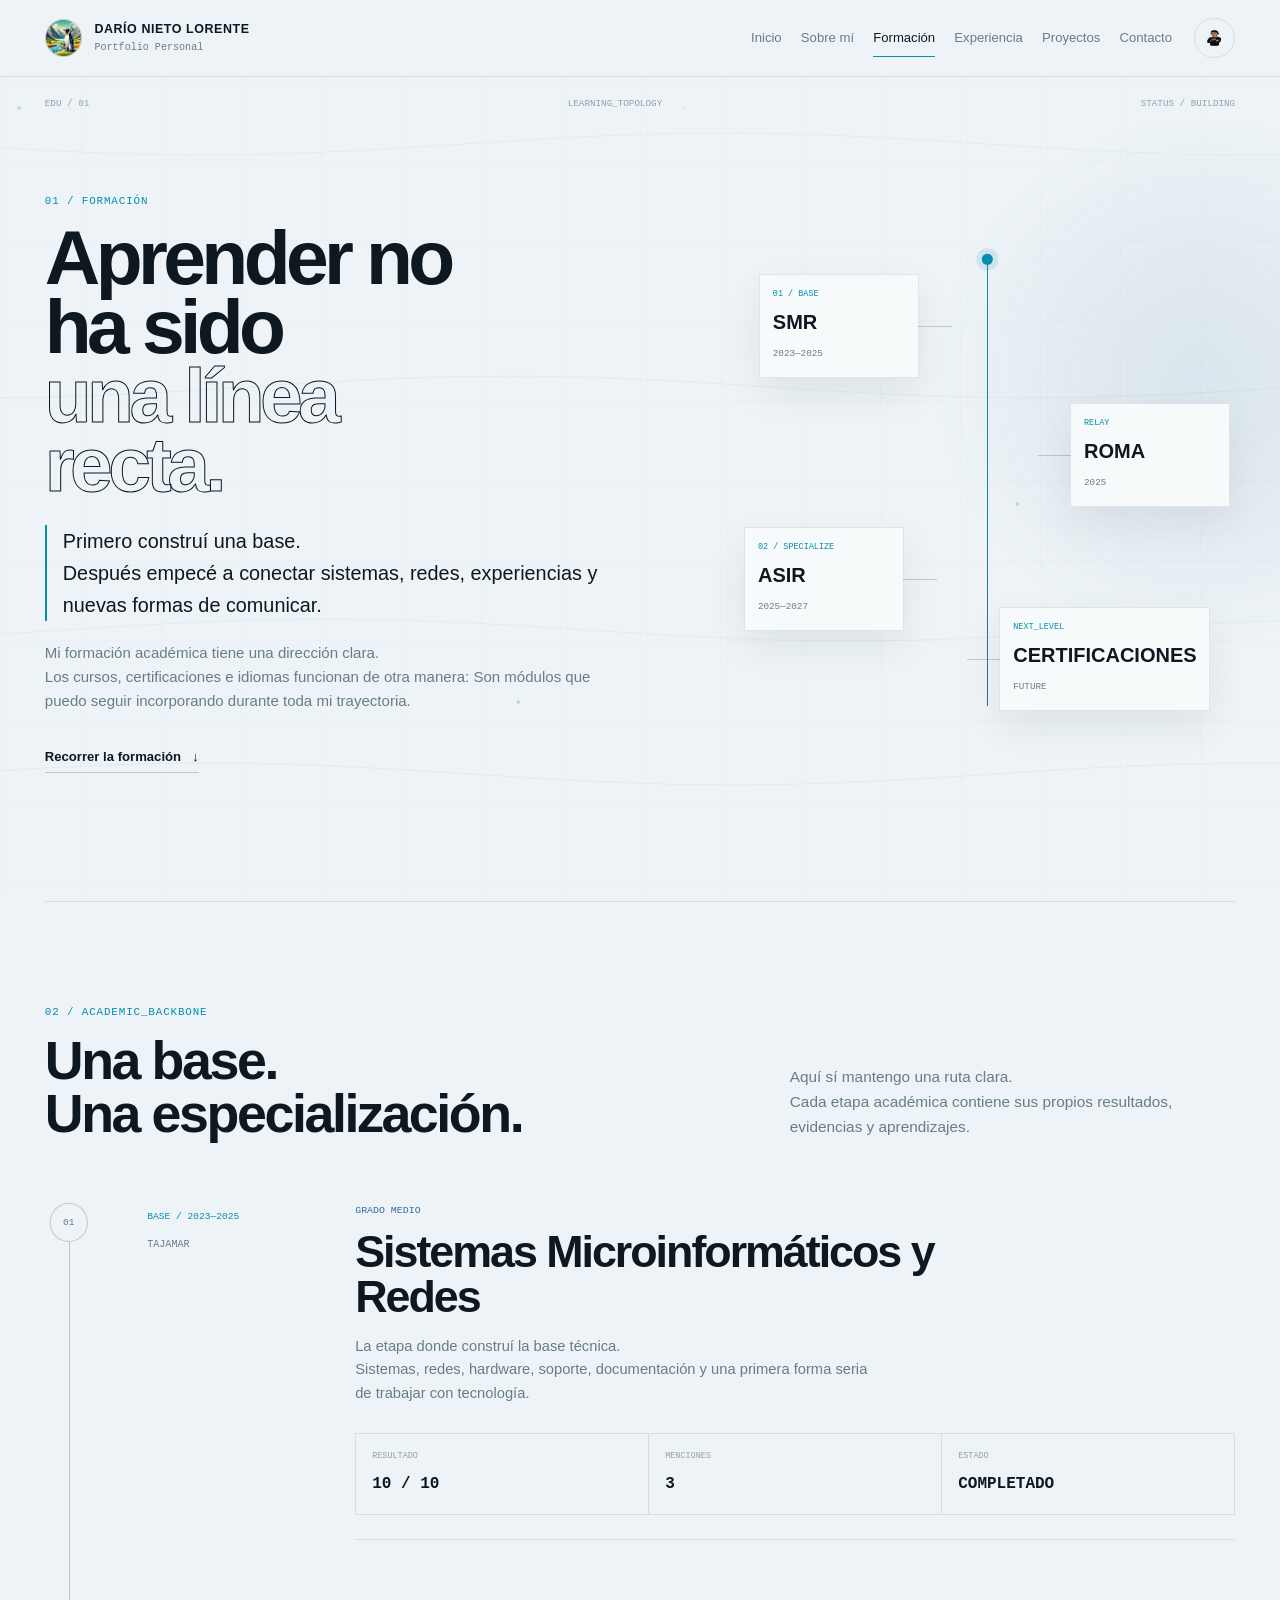
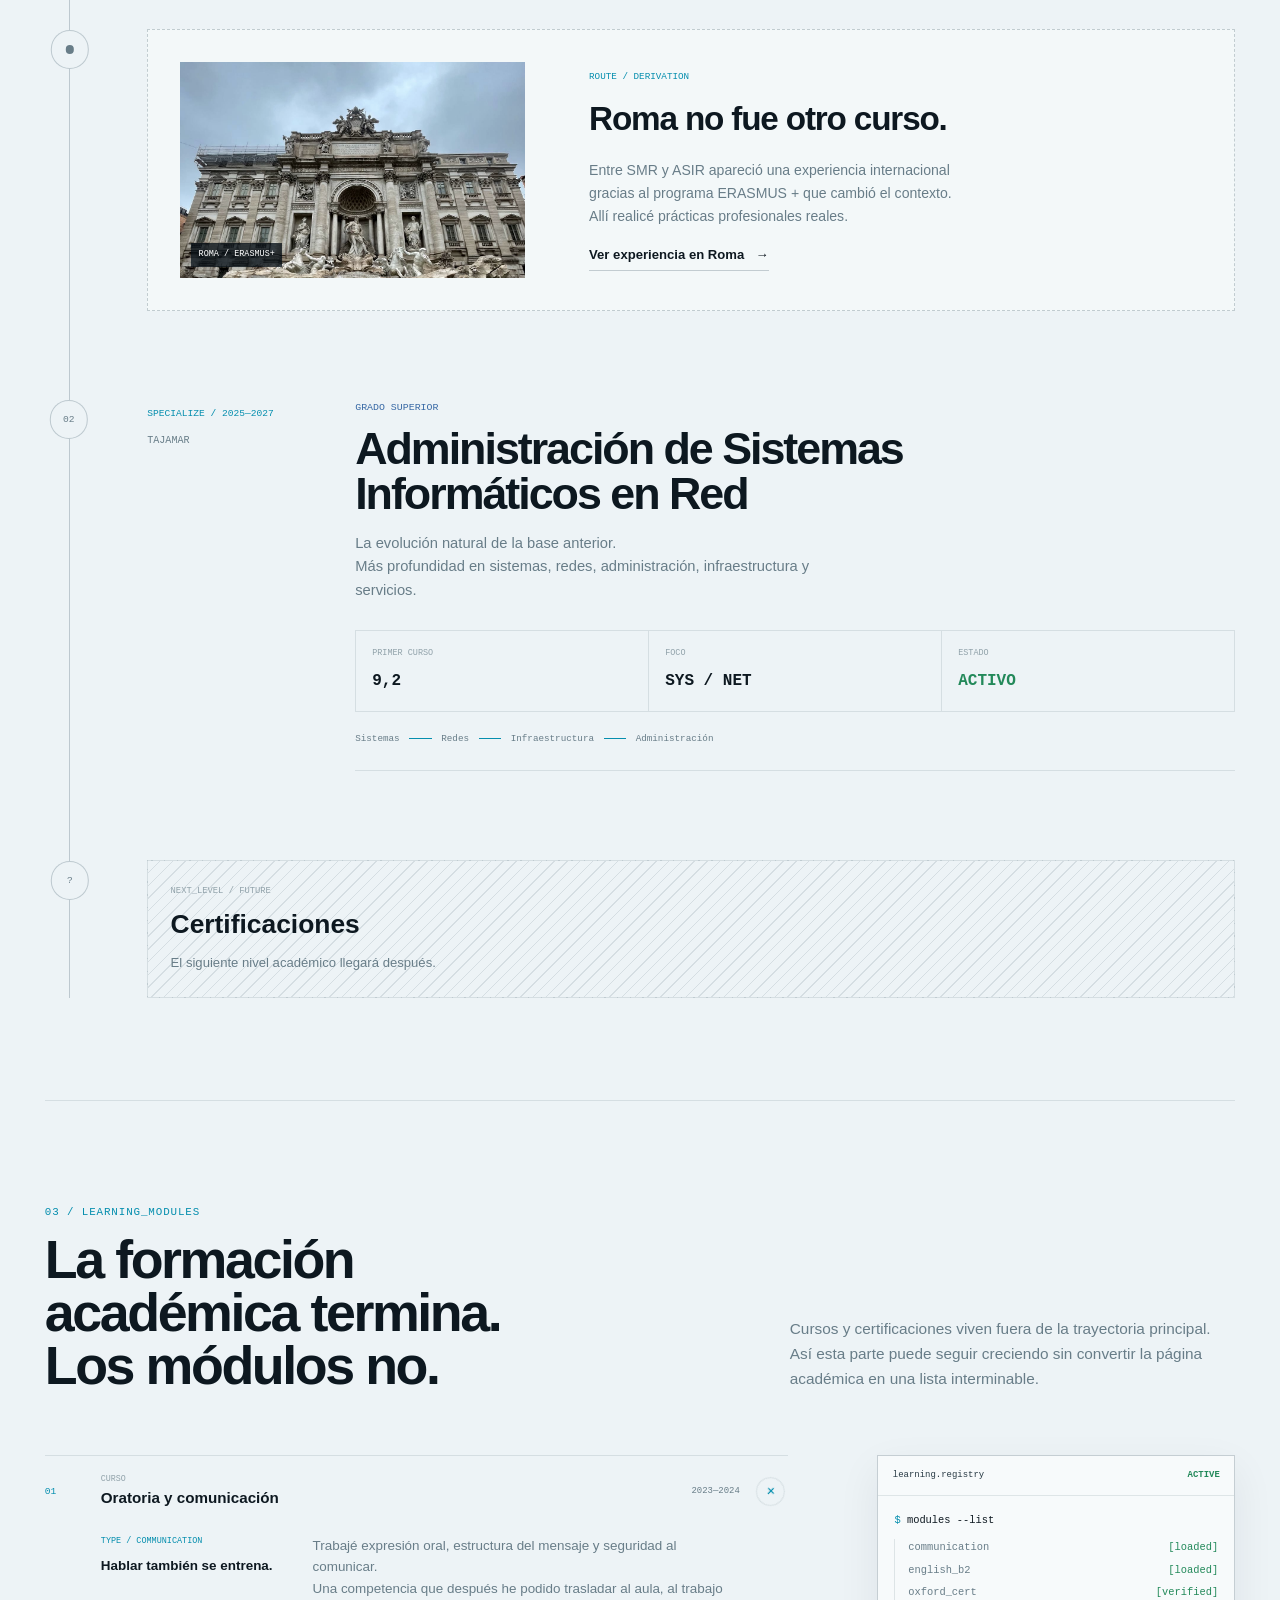
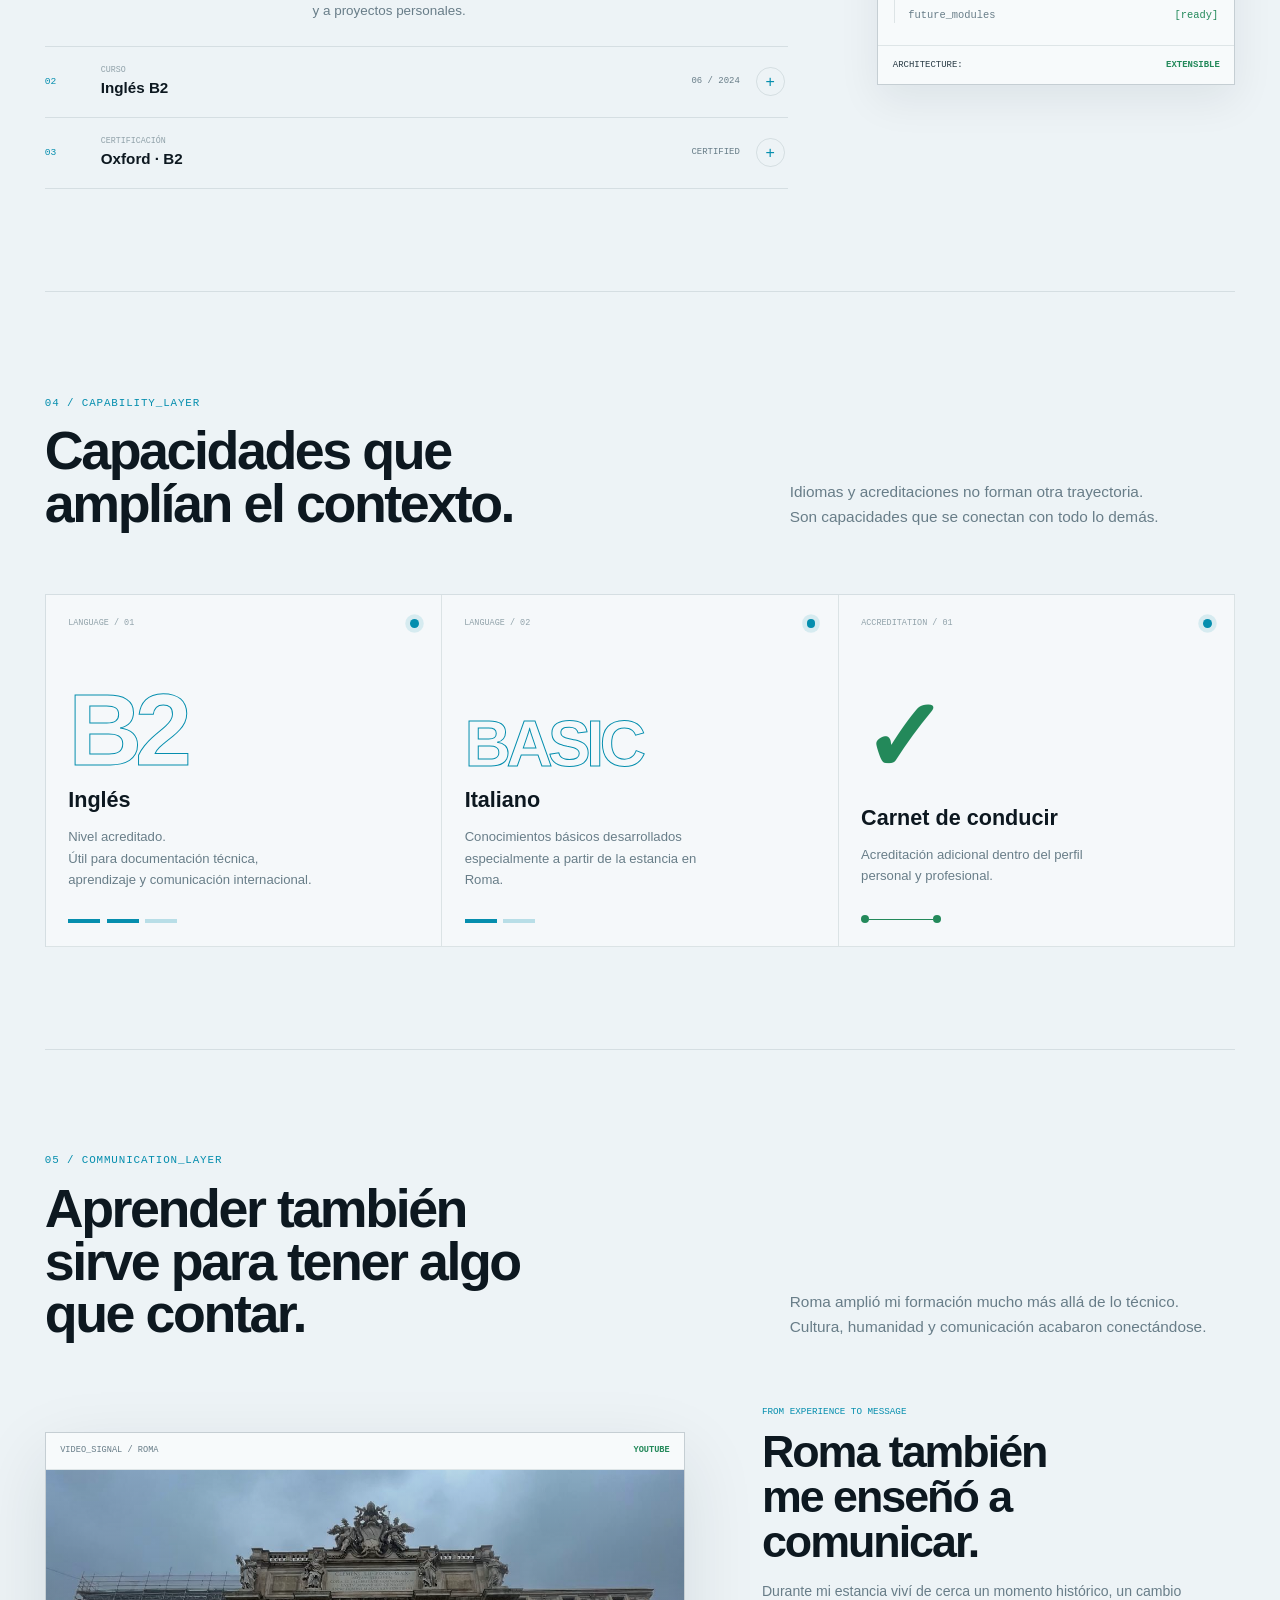
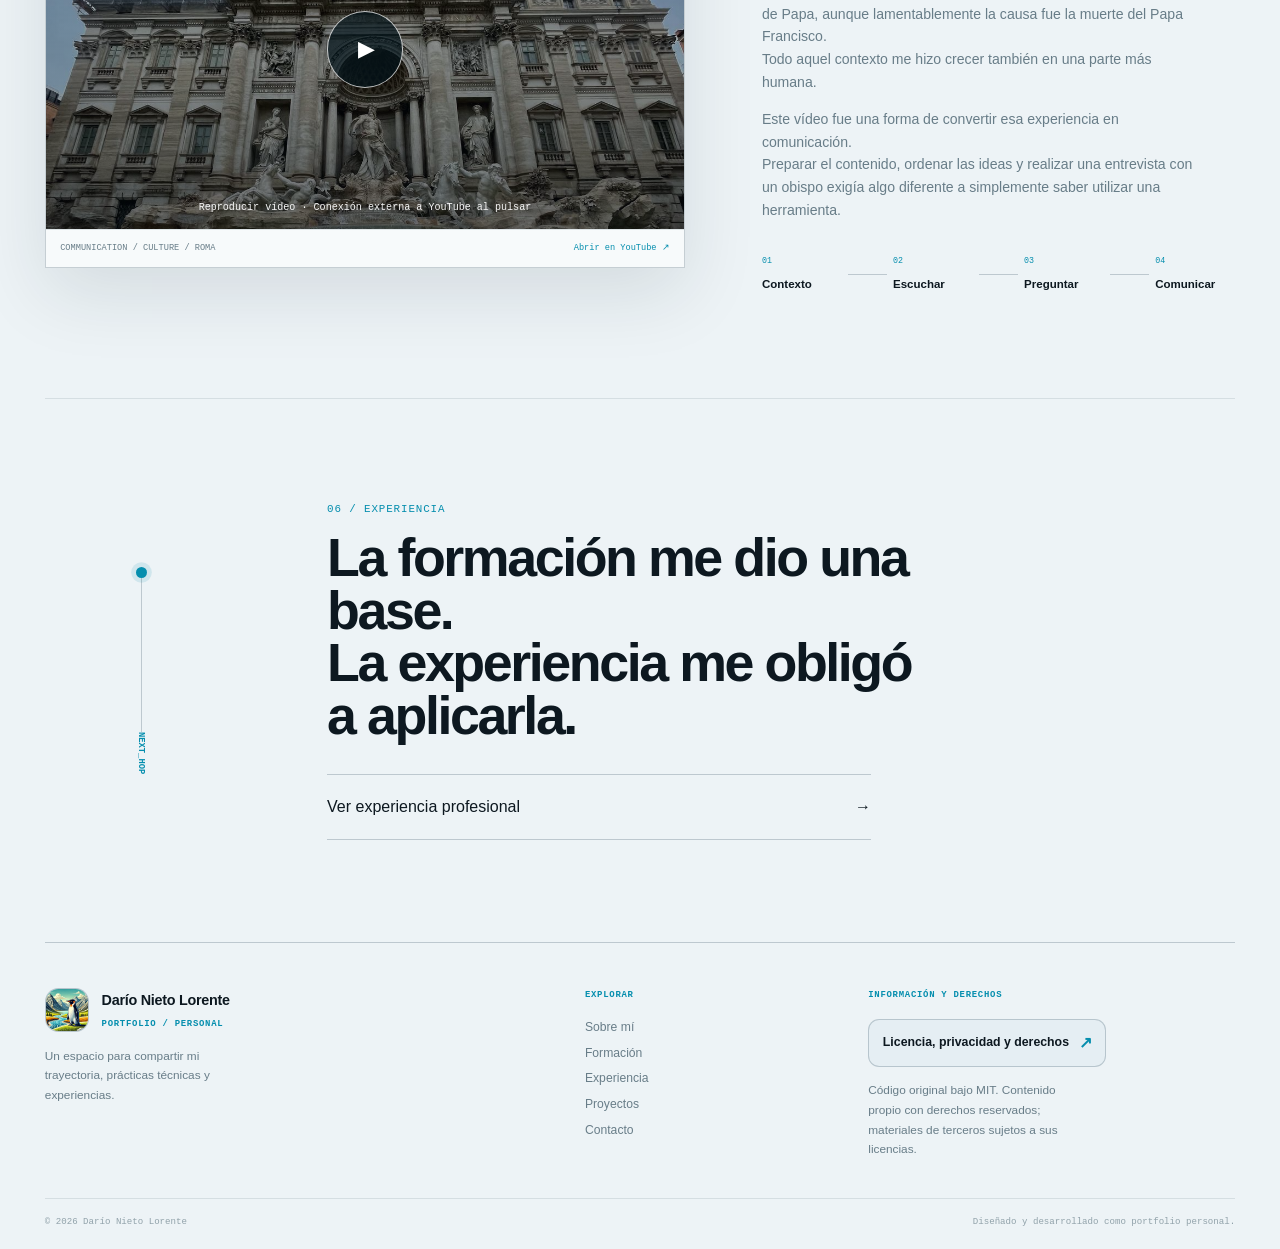
<file: formacion.html>
<!DOCTYPE html>
<html lang="es" data-theme="light">

<head>
<meta charset="UTF-8">

    <meta
        name="viewport"
        content="width=device-width, initial-scale=1.0"
    >

    <meta
        name="description"
        content="Formación de Darío Nieto Lorente: SMR, ASIR, Erasmus, idiomas, cursos, certificaciones y comunicación."
    >

    <meta
        name="author"
        content="Darío Nieto Lorente"
    >

    <meta
        name="theme-color"
        content="#edf3f6"
    >

    <title>
        Formación · Darío Nieto Lorente
    </title>

    <link
        rel="icon"
        href="assets/img/avatar/icono.jpg"
    >

    <link
        rel="stylesheet"
        href="assets/css/formacion.css"
    >
    <link
        rel="stylesheet"
        href="assets/css/shared.css"
    >
    <script
    src="assets/js/main.js"
    defer
></script>

    <script
        src="assets/js/formacion.js"
        defer
    ></script>
</head>


<body>

    <a
        class="skip-link"
        href="#contenido"
    >
        Saltar al contenido
    </a>


    <canvas
        class="formation-background"
        data-formation-background
        aria-hidden="true"
    ></canvas>


    <!-- =====================================================
         HEADER
         ===================================================== -->

    <header class="site-header">

        <div class="site-header__inner">

            <a
                class="brand"
                href="index.html"
                aria-label="Ir al Inicio"
            >

                <img
                    class="brand__avatar"
                    src="assets/img/avatar/icono.jpg"
                    alt=""
                >

                <span class="brand__identity">

                    <strong>
                        DARÍO NIETO LORENTE
                    </strong>

                    <span>
                        Portfolio Personal
                    </span>

                </span>

            </a>


            <nav
                class="site-nav"
                data-navigation
                aria-label="Navegación principal"
            >

                <a
                    class="site-nav__link"
                    href="index.html"
                >
                    Inicio
                </a>

                <a
                    class="site-nav__link"
                    href="sobre-mi.html"
                >
                    Sobre mí
                </a>

                <a
                    class="site-nav__link is-active"
                    href="formacion.html"
                    aria-current="page"
                >
                    Formación
                </a>

                <a
                    class="site-nav__link"
                    href="experiencia.html"
                >
                    Experiencia
                </a>

                <a
                    class="site-nav__link"
                    href="proyectos.html"
                >
                    Proyectos
                </a>

                <a
                    class="site-nav__link"
                    href="contacto.html"
                >
                    Contacto
                </a>

            </nav>


            <div class="site-header__actions">

                <button
                    class="theme-toggle"
                    type="button"
                    data-theme-toggle
                    aria-label="Activar modo oscuro"
                >

                    <img
                        class="theme-toggle__icon theme-toggle__icon--light"
                        src="assets/img/iconos/modo-claro.svg"
                        alt=""
                    >

                    <img
                        class="theme-toggle__icon theme-toggle__icon--dark"
                        src="assets/img/iconos/modo-oscuro.svg"
                        alt=""
                    >

                </button>


                <button
                    class="menu-toggle"
                    type="button"
                    data-menu-toggle
                    aria-expanded="false"
                    aria-label="Abrir menú"
                >

                    <span></span>
                    <span></span>
                    <span></span>

                </button>

            </div>

        </div>

    </header>


    <main id="contenido">


        <!-- =================================================
             01 · HERO
             ================================================= -->

        <section class="formation-hero">

            <div
                class="formation-hero__index"
                aria-hidden="true"
            >
                <span>EDU / 01</span>
                <span>LEARNING_TOPOLOGY</span>
                <span>STATUS / BUILDING</span>
            </div>


            <div class="formation-hero__content">

                <p class="section-code">
                    01 / FORMACIÓN
                </p>


                <h1>
                    Aprender no ha sido
                    <span>una línea recta.</span>
                </h1>


                <p class="formation-hero__lead">
                    Primero construí una base.
                    <br>
                    Después empecé a conectar sistemas, redes, experiencias
                    y nuevas formas de comunicar.
                </p>


                <p class="formation-hero__text">
                    Mi formación académica tiene una dirección clara.
                    <br>
                    Los cursos, certificaciones e idiomas funcionan de otra
                    manera: Son módulos que puedo seguir incorporando
                    durante toda mi trayectoria.
                </p>


                <a
                    class="action-link"
                    href="#trayectoria-academica"
                >
                    Recorrer la formación
                    <span aria-hidden="true">↓</span>
                </a>

            </div>


            <!-- TOPOLOGÍA -->

            <div
                class="learning-topology"
                aria-hidden="true"
            >

                <div class="learning-topology__route">

                    <span></span>

                </div>


                <div class="learning-topology__node learning-topology__node--base">

                    <small>
                        01 / BASE
                    </small>

                    <strong>
                        SMR
                    </strong>

                    <span>
                        2023—2025
                    </span>

                </div>


                <div class="learning-topology__node learning-topology__node--relay">

                    <small>
                        RELAY
                    </small>

                    <strong>
                        ROMA
                    </strong>

                    <span>
                        2025
                    </span>

                </div>


                <div class="learning-topology__node learning-topology__node--specialization">

                    <small>
                        02 / SPECIALIZE
                    </small>

                    <strong>
                        ASIR
                    </strong>

                    <span>
                        2025—2027
                    </span>

                </div>


                <div class="learning-topology__node learning-topology__node--next">

                    <small>
                        NEXT_LEVEL
                    </small>

                    <strong>
                        CERTIFICACIONES
                    </strong>

                    <span>
                        FUTURE
                    </span>

                </div>


                <span class="learning-topology__packet"></span>

            </div>

        </section>



        <!-- =================================================
             02 · TRAYECTORIA ACADÉMICA
             ================================================= -->

        <section
            class="academic-section"
            id="trayectoria-academica"
            data-academic-route
        >

            <header
                class="section-heading"
                data-reveal
            >

                <div>

                    <p class="section-code">
                        02 / ACADEMIC_BACKBONE
                    </p>

                    <h2>
                        Una base.
                        <br>
                        Una especialización.
                    </h2>

                </div>


                <p>
                    Aquí sí mantengo una ruta clara.
                    <br>
                    Cada etapa académica contiene sus propios resultados,
                    evidencias y aprendizajes.
                </p>

            </header>


            <div class="academic-route">

                <div
                    class="academic-route__line"
                    aria-hidden="true"
                >
                    <span></span>
                </div>



                <!-- =========================================
                     SMR
                     ========================================= -->

                <article
                    class="academic-stage academic-stage--smr"
                    data-academic-stage
                    data-reveal
                >

                    <div class="academic-stage__node">

                        <span>
                            01
                        </span>

                    </div>


                    <div class="academic-stage__meta">

                        <p>
                            BASE / 2023—2025
                        </p>

                        <span>
                            TAJAMAR
                        </span>

                    </div>


                    <div class="academic-stage__main">

                        <p class="academic-stage__type">
                            Grado Medio
                        </p>

                        <h3>
                            Sistemas Microinformáticos y Redes
                        </h3>

                        <p>
                            La etapa donde construí la base técnica.
                            <br>
                            Sistemas, redes, hardware, soporte, documentación
                            y una primera forma seria de trabajar con tecnología.
                        </p>


                        <div class="academic-stage__signals">

                            <div>

                                <span>
                                    RESULTADO
                                </span>

                                <strong>
                                    10 / 10
                                </strong>

                            </div>


                            <div>

                                <span>
                                    MENCIONES
                                </span>

                                <strong>
                                    3
                                </strong>

                            </div>


                            <div>

                                <span>
                                    ESTADO
                                </span>

                                <strong>
                                    COMPLETADO
                                </strong>

                            </div>

                        </div>
</div>

                </article>



                <!-- =========================================
                     ROMA · RELAY
                     ========================================= -->

                <aside
                    class="academic-relay"
                    data-academic-stage
                    data-reveal
                >

                    <div class="academic-relay__node">

                        <span></span>

                    </div>


                    <div class="academic-relay__visual">

                        <img
                            src="assets/img/personal/dario-roma1.jpg"
                            alt="Darío durante su estancia en Roma"
                        >

                        <span>
                            ROMA / ERASMUS+
                        </span>

                    </div>


                    <div class="academic-relay__content">

                        <p>
                            ROUTE / DERIVATION
                        </p>

                        <h3>
                            Roma no fue otro curso.
                        </h3>

                        <p>
                            Entre SMR y ASIR apareció una experiencia
                            internacional gracias al programa ERASMUS + que cambió el contexto.
                            <br>
                            Allí realicé prácticas profesionales reales.
                        </p>


                        <a
                            href="experiencia.html#roma"
                            class="route-link"
                        >
                            Ver experiencia en Roma
                            <span aria-hidden="true">→</span>
                        </a>

                    </div>

                </aside>



                <!-- =========================================
                     ASIR
                     ========================================= -->

                <article
                    class="academic-stage academic-stage--asir"
                    data-academic-stage
                    data-reveal
                >

                    <div class="academic-stage__node">

                        <span>
                            02
                        </span>

                    </div>


                    <div class="academic-stage__meta">

                        <p>
                            SPECIALIZE / 2025—2027
                        </p>

                        <span>
                            TAJAMAR
                        </span>

                    </div>


                    <div class="academic-stage__main">

                        <p class="academic-stage__type">
                            Grado Superior
                        </p>

                        <h3>
                            Administración de Sistemas Informáticos en Red
                        </h3>

                        <p>
                            La evolución natural de la base anterior.
                            <br>
                            Más profundidad en sistemas, redes,
                            administración, infraestructura y servicios.
                        </p>


                        <div class="academic-stage__signals">

                            <div>

                                <span>
                                    PRIMER CURSO
                                </span>

                                <strong>
                                    9,2
                                </strong>

                            </div>


                            <div>

                                <span>
                                    FOCO
                                </span>

                                <strong>
                                    SYS / NET
                                </strong>

                            </div>


                            <div>

                                <span>
                                    ESTADO
                                </span>

                                <strong class="signal-active">
                                    ACTIVO
                                </strong>

                            </div>

                        </div>


                        <div class="asir-focus">

                            <span>
                                Sistemas
                            </span>

                            <i></i>

                            <span>
                                Redes
                            </span>

                            <i></i>

                            <span>
                                Infraestructura
                            </span>

                            <i></i>

                            <span>
                                Administración
                            </span>

                        </div>

                    </div>

                </article>



                <!-- =========================================
                     FUTURO
                     ========================================= -->

                <div
                    class="academic-next"
                    data-academic-stage
                    data-reveal
                >

                    <div class="academic-next__node">

                        <span>
                            ?
                        </span>

                    </div>


                    <div>

                        <p>
                            NEXT_LEVEL / FUTURE
                        </p>

                        <h3>
                            Certificaciones
                        </h3>

                        <span>
                            El siguiente nivel académico llegará después.
                        </span>

                    </div>

                </div>

            </div>

        </section>



        <!-- =================================================
             03 · CURSOS Y CERTIFICACIONES
             ================================================= -->

        <section class="modules-section">

            <header
                class="section-heading"
                data-reveal
            >

                <div>

                    <p class="section-code">
                        03 / LEARNING_MODULES
                    </p>

                    <h2>
                        La formación académica termina.
                        <br>
                        Los módulos no.
                    </h2>

                </div>


                <p>
                    Cursos y certificaciones viven fuera de la trayectoria
                    principal.
                    <br>
                    Así esta parte puede seguir creciendo sin convertir la
                    página académica en una lista interminable.
                </p>

            </header>


            <div class="modules-layout">

                <div
                    class="module-registry"
                    data-module-registry
                >


                    <!-- ORATORIA -->

                    <article
                        class="learning-module is-open"
                        data-learning-module
                    >

                        <button
                            class="learning-module__header"
                            type="button"
                            data-module-toggle
                            aria-expanded="true"
                        >

                            <span class="learning-module__index">
                                01
                            </span>


                            <span class="learning-module__identity">

                                <small>
                                    CURSO
                                </small>

                                <strong>
                                    Oratoria y comunicación
                                </strong>

                            </span>


                            <span class="learning-module__period">
                                2023—2024
                            </span>


                            <span
                                class="learning-module__toggle"
                                aria-hidden="true"
                            >
                                +
                            </span>

                        </button>


                        <div class="learning-module__body">

                            <div>

                                <p>
                                    TYPE / COMMUNICATION
                                </p>

                                <strong>
                                    Hablar también se entrena.
                                </strong>

                            </div>


                            <p>
                                Trabajé expresión oral, estructura del mensaje
                                y seguridad al comunicar.
                                <br>
                                Una competencia que después he podido trasladar
                                al aula, al trabajo y a proyectos personales.
                            </p>

                        </div>

                    </article>



                    <!-- CURSO INGLÉS -->

                    <article
                        class="learning-module"
                        data-learning-module
                    >

                        <button
                            class="learning-module__header"
                            type="button"
                            data-module-toggle
                            aria-expanded="false"
                        >

                            <span class="learning-module__index">
                                02
                            </span>


                            <span class="learning-module__identity">

                                <small>
                                    CURSO
                                </small>

                                <strong>
                                    Inglés B2
                                </strong>

                            </span>


                            <span class="learning-module__period">
                                06 / 2024
                            </span>


                            <span
                                class="learning-module__toggle"
                                aria-hidden="true"
                            >
                                +
                            </span>

                        </button>


                        <div class="learning-module__body">

                            <div>

                                <p>
                                    TYPE / LANGUAGE
                                </p>

                                <strong>
                                    Preparación B2.
                                </strong>

                            </div>


                            <p>
                                Formación intensiva orientada a consolidar un nivel B2
                                de inglés.
                                <br>
                                El objetivo no era solo aprobar una prueba,
                                sino ganar soltura para estudiar, comunicarme
                                y trabajar con documentación técnica.
                            </p>

                        </div>

                    </article>



                    <!-- CERTIFICACIÓN -->

                    <article
                        class="learning-module"
                        data-learning-module
                    >

                        <button
                            class="learning-module__header"
                            type="button"
                            data-module-toggle
                            aria-expanded="false"
                        >

                            <span class="learning-module__index">
                                03
                            </span>


                            <span class="learning-module__identity">

                                <small>
                                    CERTIFICACIÓN
                                </small>

                                <strong>
                                    Oxford · B2
                                </strong>

                            </span>


                            <span class="learning-module__period">
                                CERTIFIED
                            </span>


                            <span
                                class="learning-module__toggle"
                                aria-hidden="true"
                            >
                                +
                            </span>

                        </button>


                        <div class="learning-module__body">

                            <div>

                                <p>
                                    TYPE / CERTIFICATE
                                </p>

                                <strong>
                                    Inglés B2 acreditado.
                                </strong>

                            </div>


                            <div>

                                <p>
                                    Certificación del nivel alcanzado.
                                </p>

                                <a
                                    href="assets/docs/documentos/DNL-B2.pdf"
                                    target="_blank" rel="noopener noreferrer"
                                    class="module-document"
                                >
                                    Ver certificado
                                    <span aria-hidden="true">↗</span>
                                </a>

                            </div>

                        </div>

                    </article>

                </div>


                <!-- PANEL -->

                <aside
                    class="modules-terminal"
                    data-reveal
                >

                    <div class="modules-terminal__header">

                        <span>
                            learning.registry
                        </span>

                        <strong>
                            ACTIVE
                        </strong>

                    </div>


                    <div class="modules-terminal__body">

                        <p>
                            <span>$</span>
                            modules --list
                        </p>


                        <div>

                            <p>
                                communication
                                <strong>[loaded]</strong>
                            </p>

                            <p>
                                english_b2
                                <strong>[loaded]</strong>
                            </p>

                            <p>
                                oxford_cert
                                <strong>[verified]</strong>
                            </p>

                            <p>
                                future_modules
                                <strong>[ready]</strong>
                            </p>

                        </div>

                    </div>


                    <div class="modules-terminal__footer">

                        <span>
                            ARCHITECTURE:
                        </span>

                        <strong>
                            EXTENSIBLE
                        </strong>

                    </div>

                </aside>

            </div>

        </section>



        <!-- =================================================
             04 · COMPETENCIAS Y ACREDITACIONES
             ================================================= -->

        <section class="credentials-section">

            <header
                class="section-heading"
                data-reveal
            >

                <div>

                    <p class="section-code">
                        04 / CAPABILITY_LAYER
                    </p>

                    <h2>
                        Capacidades que amplían el contexto.
                    </h2>

                </div>


                <p>
                    Idiomas y acreditaciones no forman otra trayectoria.
                    <br>
                    Son capacidades que se conectan con todo lo demás.
                </p>

            </header>


            <div class="capability-map">


                <!-- ENGLISH -->

                <article
                    class="capability capability--english"
                    data-reveal
                >

                    <div class="capability__top">

                        <span>
                            LANGUAGE / 01
                        </span>

                        <i></i>

                    </div>


                    <strong class="capability__value">
                        B2
                    </strong>


                    <h3>
                        Inglés
                    </h3>


                    <p>
                        Nivel acreditado.
                        <br>
                        Útil para documentación técnica, aprendizaje
                        y comunicación internacional.
                    </p>


                    <div class="capability__signal">

                        <span></span>
                        <span></span>
                        <span></span>

                    </div>

                </article>



                <!-- ITALIAN -->

                <article
                    class="capability capability--italian"
                    data-reveal
                >

                    <div class="capability__top">

                        <span>
                            LANGUAGE / 02
                        </span>

                        <i></i>

                    </div>


                    <strong class="capability__value capability__value--word">
                        BASIC
                    </strong>


                    <h3>
                        Italiano
                    </h3>


                    <p>
                        Conocimientos básicos desarrollados especialmente
                        a partir de la estancia en Roma.
                    </p>


                    <div class="capability__signal">

                        <span></span>
                        <span></span>

                    </div>

                </article>



                <!-- CARNET -->

                <article
                    class="capability capability--drive"
                    data-reveal
                >

                    <div class="capability__top">

                        <span>
                            ACCREDITATION / 01
                        </span>

                        <i></i>

                    </div>


                    <strong class="capability__value capability__value--symbol">
                        ✓
                    </strong>


                    <h3>
                        Carnet de conducir
                    </h3>


                    <p>
                        Acreditación adicional dentro del perfil personal
                        y profesional.
                    </p>


                    <div class="capability__route">

                        <span></span>

                        <i></i>

                        <span></span>

                    </div>

                </article>

            </div>

        </section>



        <!-- =================================================
             05 · COMUNICACIÓN
             ================================================= -->

        <section class="communication-section">

            <header
                class="communication-section__header"
                data-reveal
            >

                <div>

                    <p class="section-code">
                        05 / COMMUNICATION_LAYER
                    </p>

                    <h2>
                        Aprender también sirve para tener algo que contar.
                    </h2>

                </div>


                <p>
                    Roma amplió mi formación mucho más allá de lo técnico.
                    <br>
                    Cultura, humanidad y comunicación acabaron conectándose.
                </p>

            </header>


            <div class="communication-layout">


                <!-- VIDEO -->

                <div
                    class="video-system"
                    data-reveal
                >

                    <div class="video-system__top">

                        <span>
                            VIDEO_SIGNAL / ROMA
                        </span>

                        <strong>
                            YOUTUBE
                        </strong>

                    </div>


                    <div class="video-system__frame">
                        <button
                            type="button"
                            class="video-system__activate"
                            data-activate-roma-video
                            aria-label="Reproducir el vídeo de Roma desde YouTube"
                        >
                            <img src="assets/img/personal/dario-roma1.jpg" alt="" loading="lazy">
                            <span class="video-system__play" aria-hidden="true">▶</span>
                            <span class="video-system__privacy">Reproducir vídeo · Conexión externa a YouTube al pulsar</span>
                        </button>

                    </div>


                    <div class="video-system__footer">

                        <span>
                            COMMUNICATION / CULTURE / ROMA
                        </span>

                        <a
                            href="https://www.youtube.com/watch?v=5t4QJTXoTk4"
                            target="_blank"
                            rel="noopener noreferrer"
                        >
                            Abrir en YouTube ↗
                        </a>

                    </div>

                </div>



                <!-- TEXTO -->

                <div
                    class="communication-story"
                    data-reveal
                >

                    <p class="communication-story__label">
                        FROM EXPERIENCE TO MESSAGE
                    </p>


                    <h3>
                        Roma también me enseñó a comunicar.
                    </h3>


                    <p>
                        Durante mi estancia viví de cerca un momento histórico, un cambio de Papa, aunque lamentablemente la causa fue la muerte del Papa Francisco.
                        <br>
                        Todo aquel contexto me hizo crecer también en una
                        parte más humana.
                    </p>


                    <p>
                        Este vídeo fue una forma de convertir esa experiencia
                        en comunicación.
                        <br>
                        Preparar el contenido, ordenar las ideas y realizar
                        una entrevista con un obispo exigía algo diferente
                        a simplemente saber utilizar una herramienta.
                    </p>


                    <div class="communication-pipeline">

                        <div>

                            <span>
                                01
                            </span>

                            <strong>
                                Contexto
                            </strong>

                        </div>

                        <i></i>

                        <div>

                            <span>
                                02
                            </span>

                            <strong>
                                Escuchar
                            </strong>

                        </div>

                        <i></i>

                        <div>

                            <span>
                                03
                            </span>

                            <strong>
                                Preguntar
                            </strong>

                        </div>

                        <i></i>

                        <div>

                            <span>
                                04
                            </span>

                            <strong>
                                Comunicar
                            </strong>

                        </div>

                    </div>

                </div>

            </div>

        </section>



        <!-- =================================================
             06 · NEXT
             ================================================= -->

        <section
            class="next-section"
            data-reveal
        >

            <div class="next-section__route">

                <span></span>

                <i></i>

                <strong>
                    NEXT_HOP
                </strong>

            </div>


            <div class="next-section__content">

                <p class="section-code">
                    06 / EXPERIENCIA
                </p>


                <h2>
                    La formación me dio una base.
                    <br>
                    La experiencia me obligó a aplicarla.
                </h2>


                <a
                    href="experiencia.html"
                    class="next-link"
                >

                    <span>
                        Ver experiencia profesional
                    </span>

                    <strong aria-hidden="true">
                        →
                    </strong>

                </a>

            </div>

        </section>

    </main>



    <!-- =====================================================
         FOOTER
         ===================================================== -->

        <footer class="site-footer" aria-label="Pie de página">
        <div class="site-footer__main">
            <div class="site-footer__brand">
                <a class="site-footer__home" href="index.html" aria-label="Volver al inicio">
                    <img src="assets/img/avatar/icono.jpg" alt="" width="44" height="44" loading="lazy">
                    <span>
                        <strong>Darío Nieto Lorente</strong>
                        <small>PORTFOLIO / PERSONAL</small>
                    </span>
                </a>
                <p>Un espacio para compartir mi trayectoria, prácticas técnicas y experiencias.</p>
            </div>
            <nav class="site-footer__nav" aria-label="Navegación del pie de página">
                <span class="site-footer__heading">EXPLORAR</span>
                <a href="sobre-mi.html">Sobre mí</a>
                <a href="formacion.html">Formación</a>
                <a href="experiencia.html">Experiencia</a>
                <a href="proyectos.html">Proyectos</a>
                <a href="contacto.html">Contacto</a>
            </nav>
            <div class="site-footer__info">
                <span class="site-footer__heading">INFORMACIÓN Y DERECHOS</span>
                <a class="site-footer__license" href="assets/docs/documentos/licencia.html">
                    Licencia, privacidad y derechos <span aria-hidden="true">↗</span>
                </a>
                <p>Código original bajo MIT. Contenido propio con derechos reservados; materiales de terceros sujetos a sus licencias.</p>
            </div>
        </div>
        <div class="site-footer__bottom">
            <small>© <span data-current-year>2026</span> Darío Nieto Lorente</small>
            <small>Diseñado y desarrollado como portfolio personal.</small>
        </div>
    </footer>

</body>

</html>
</file>
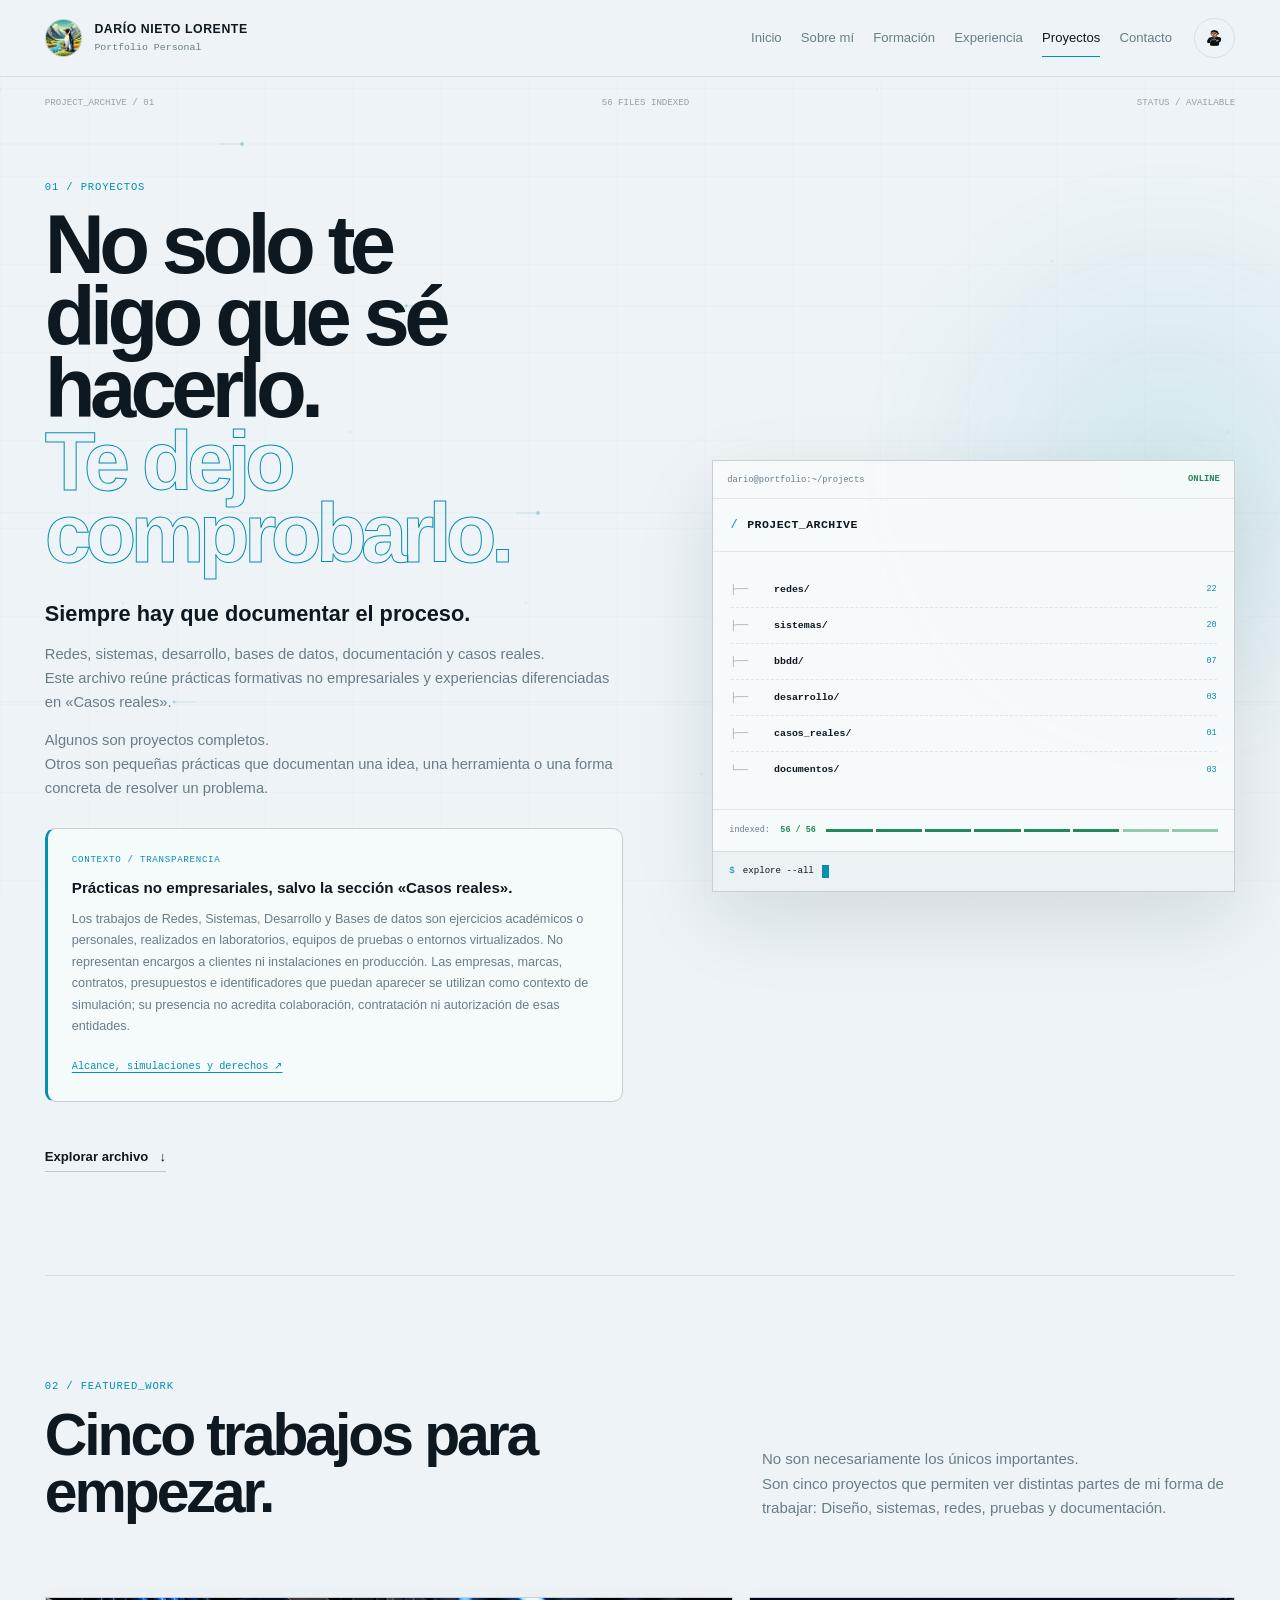
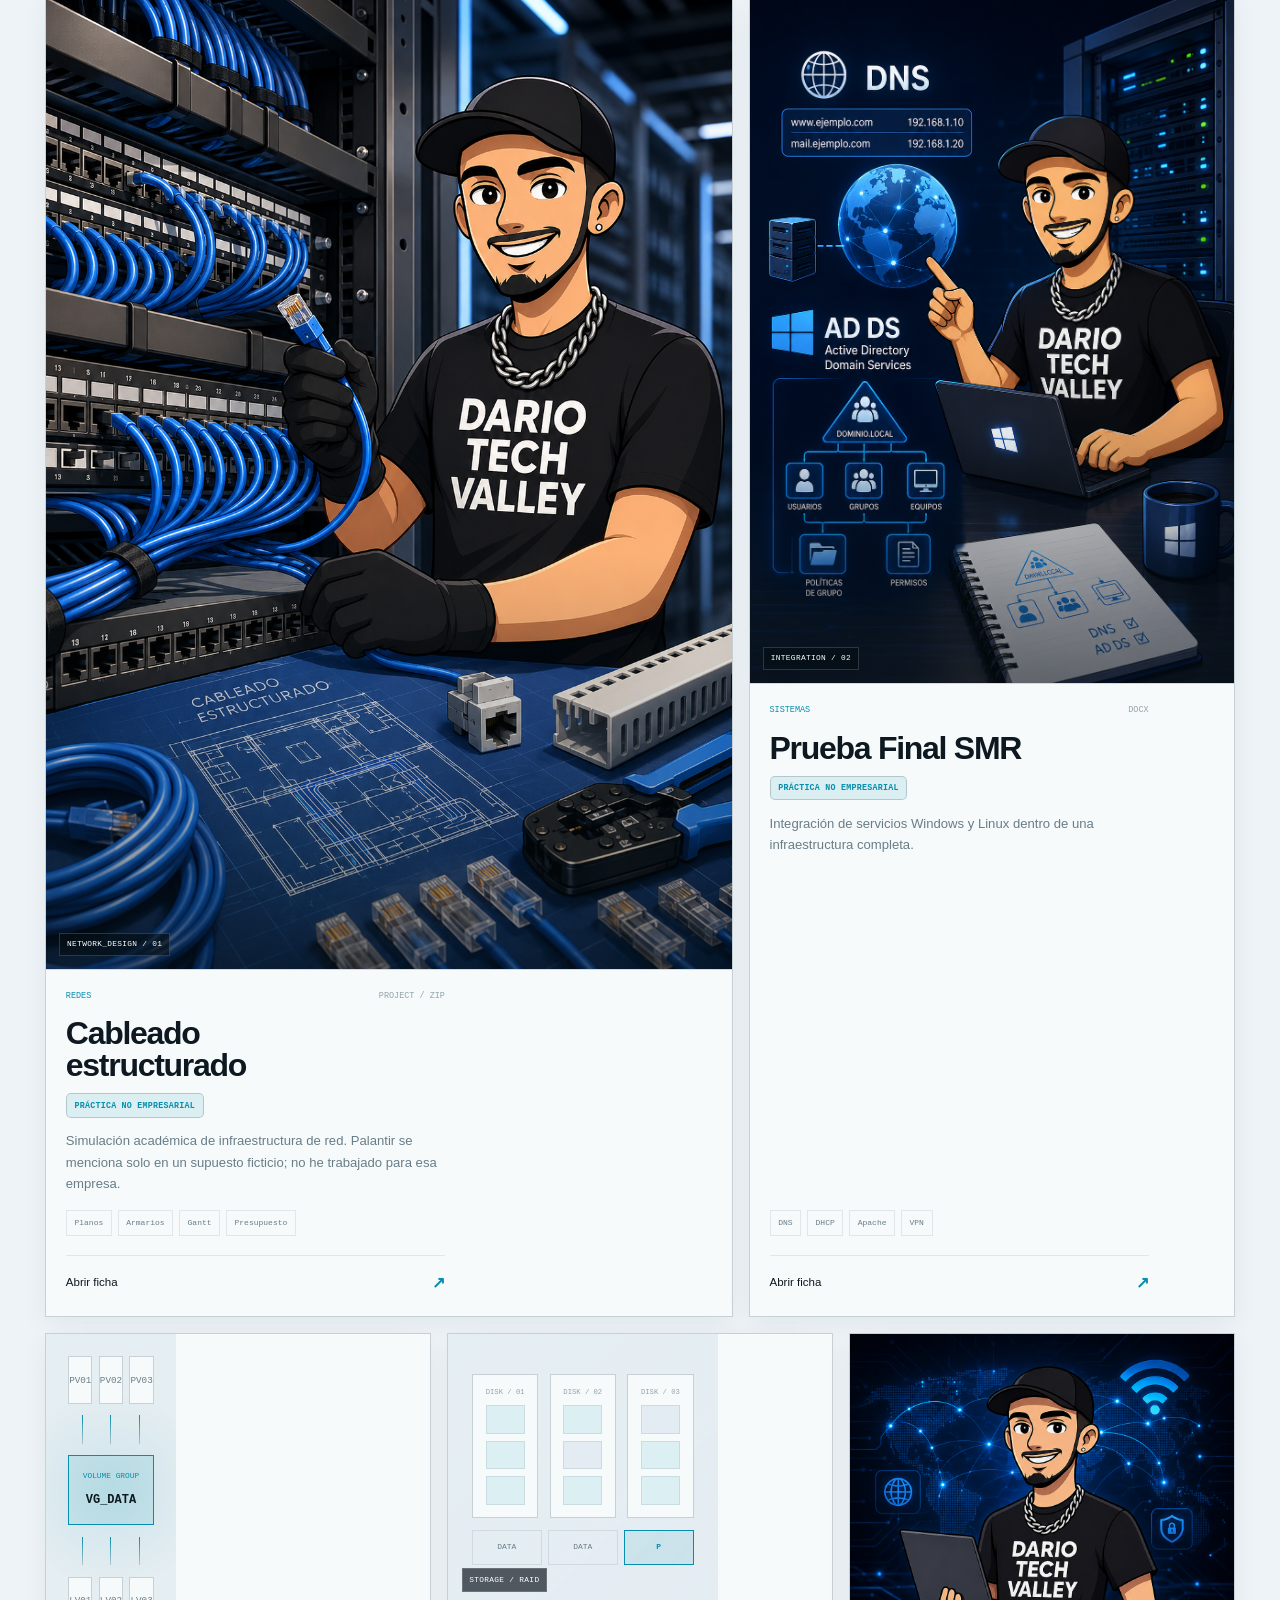
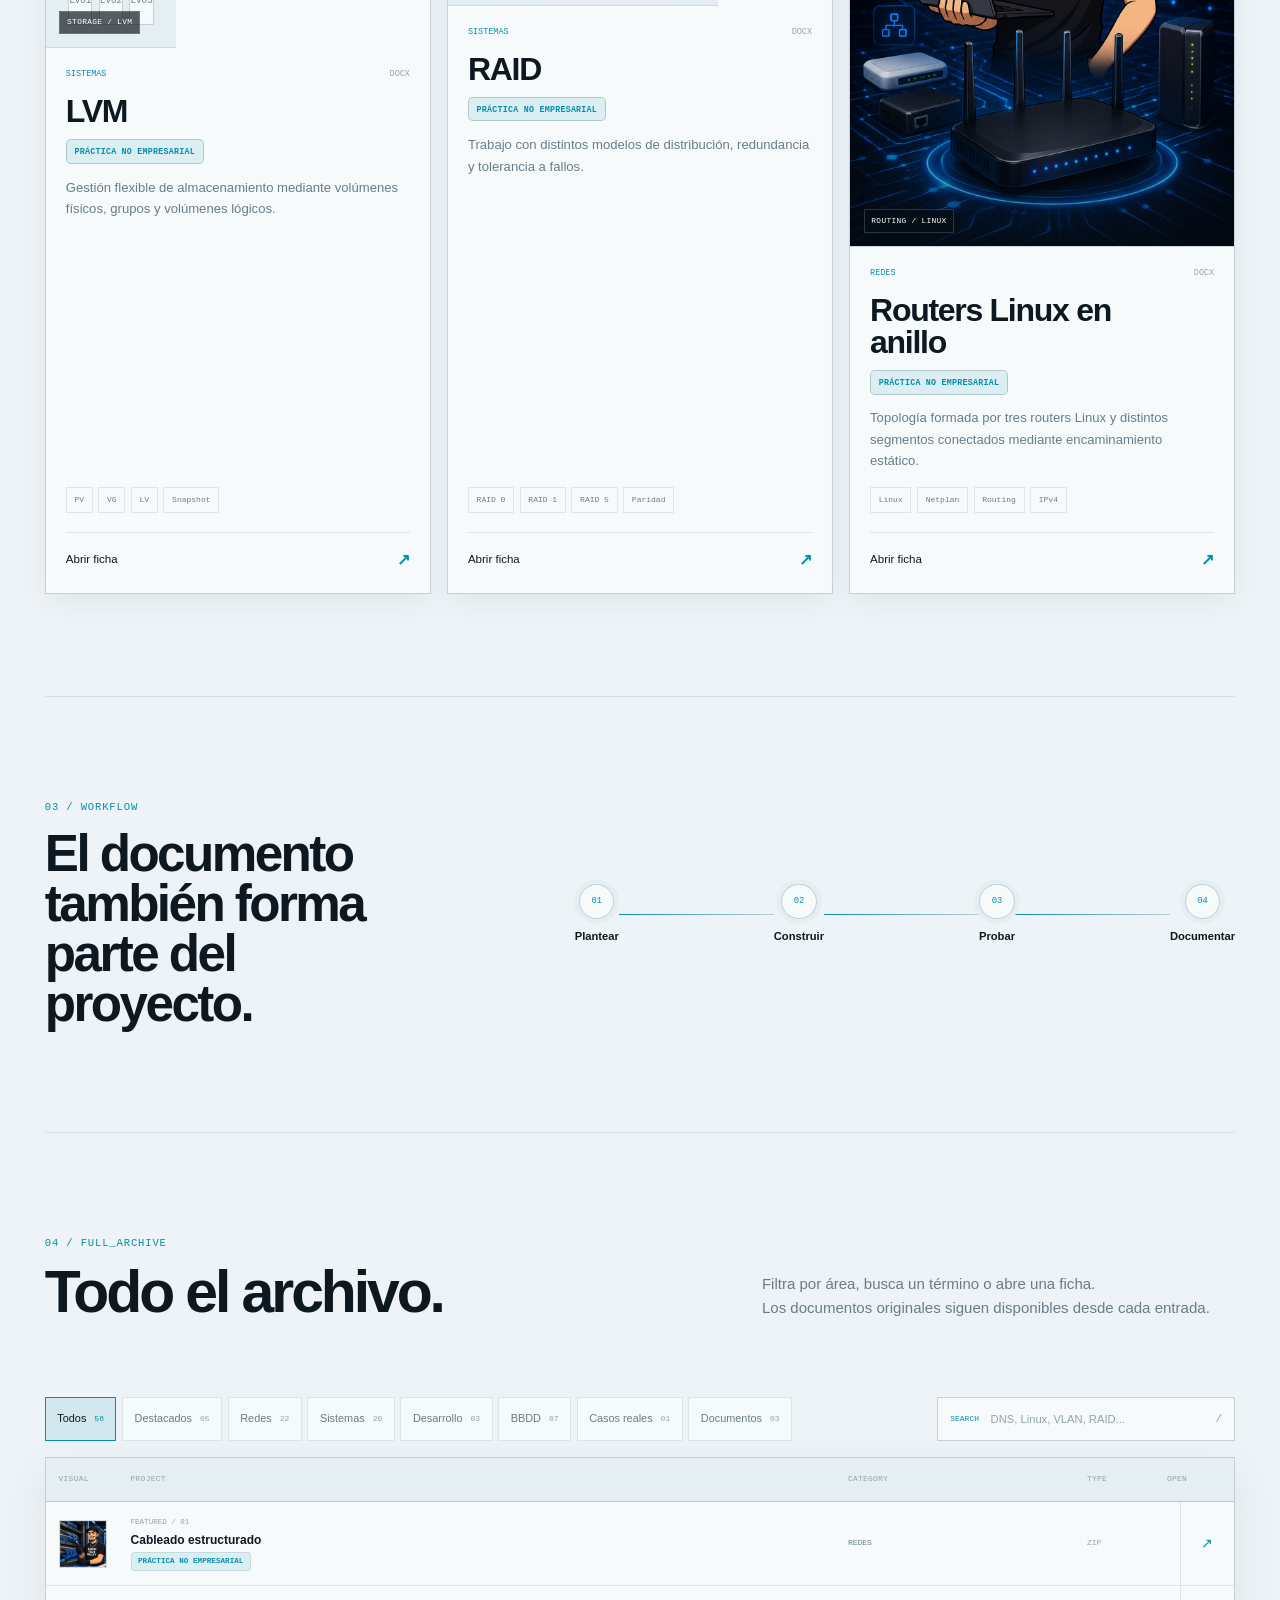
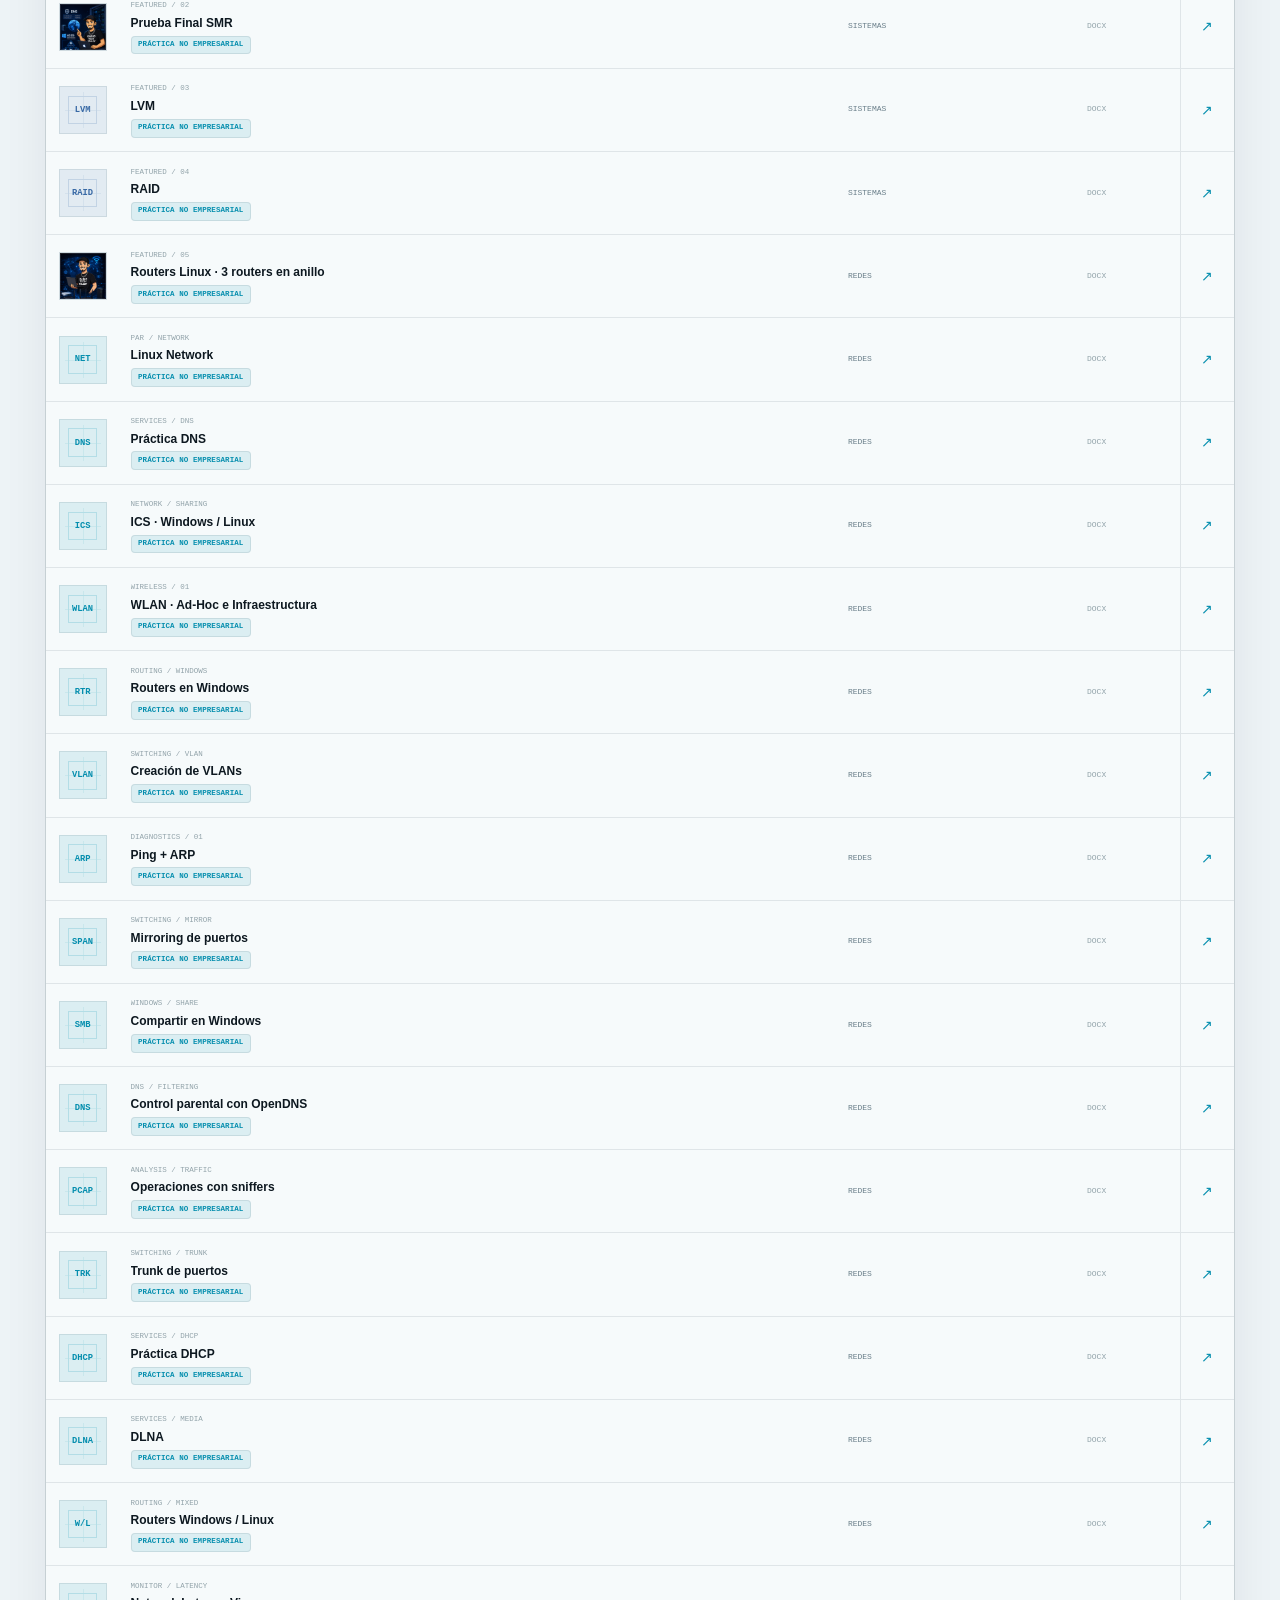
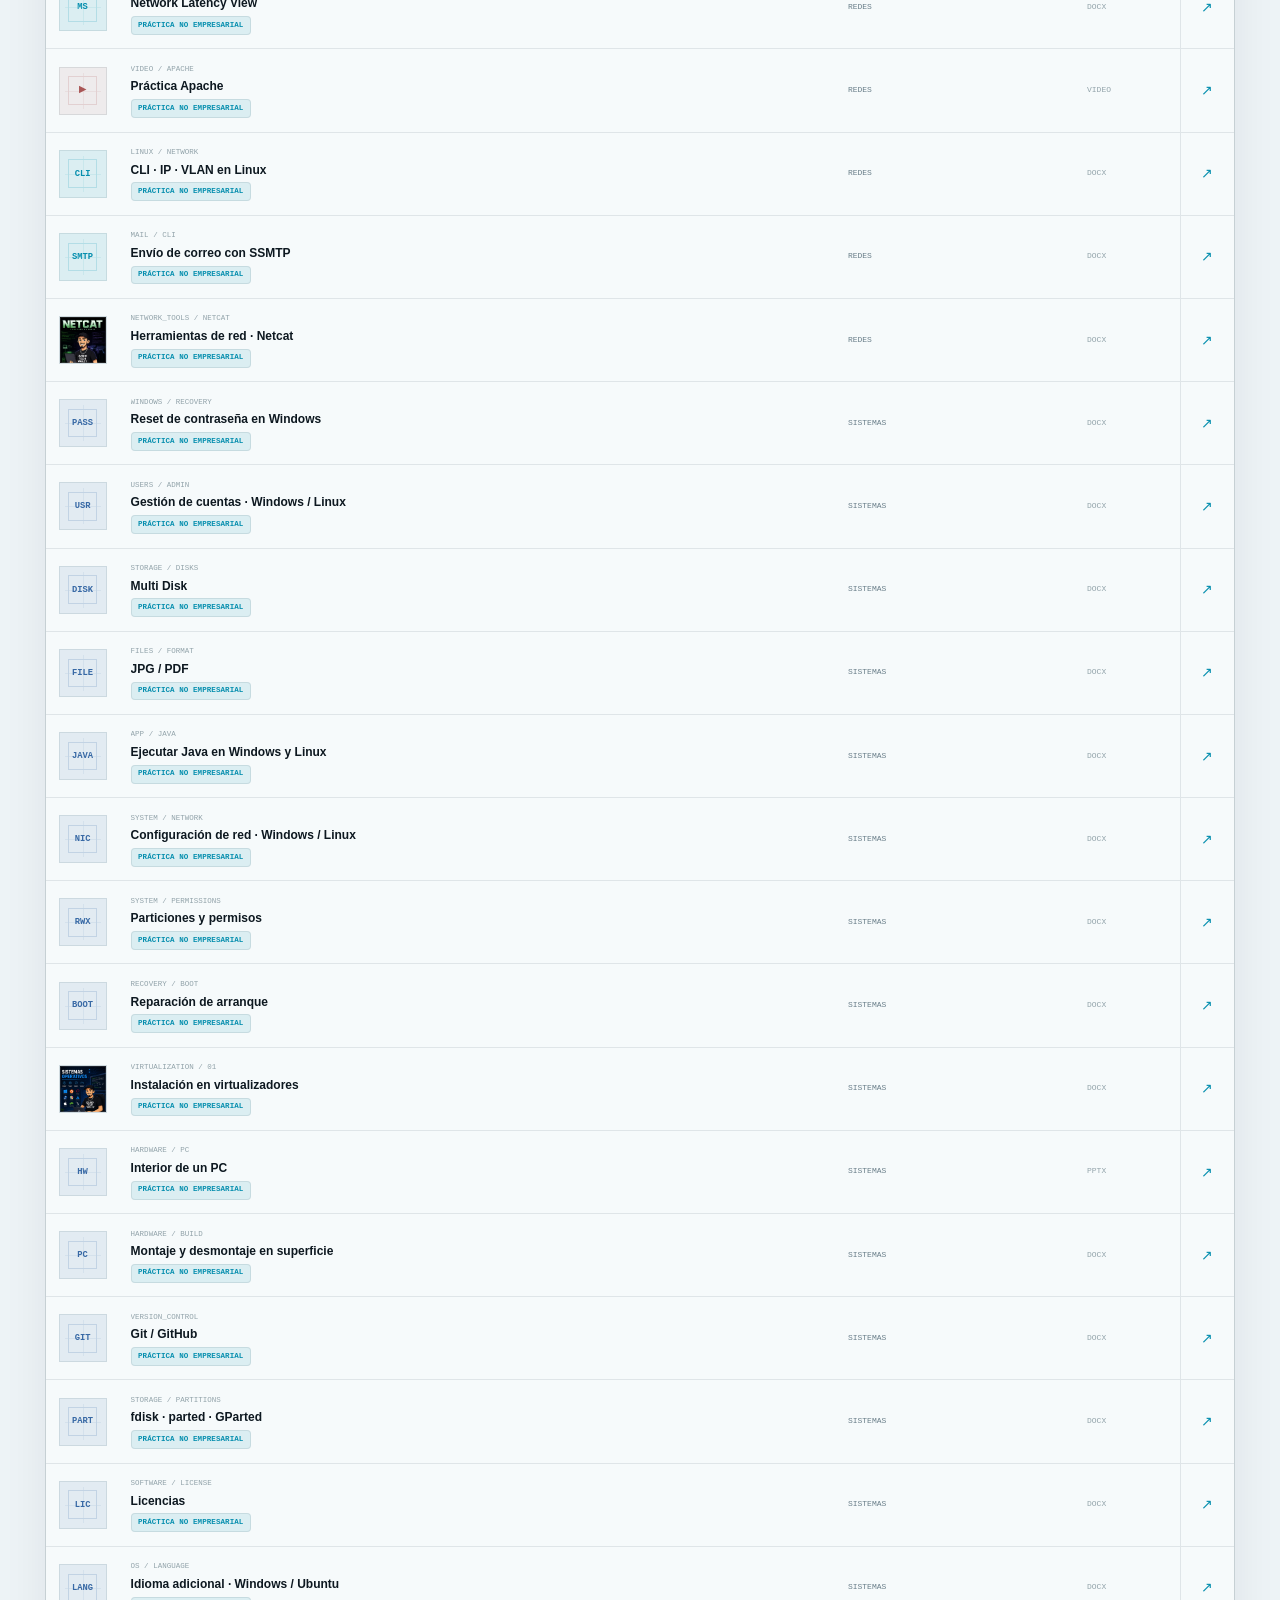
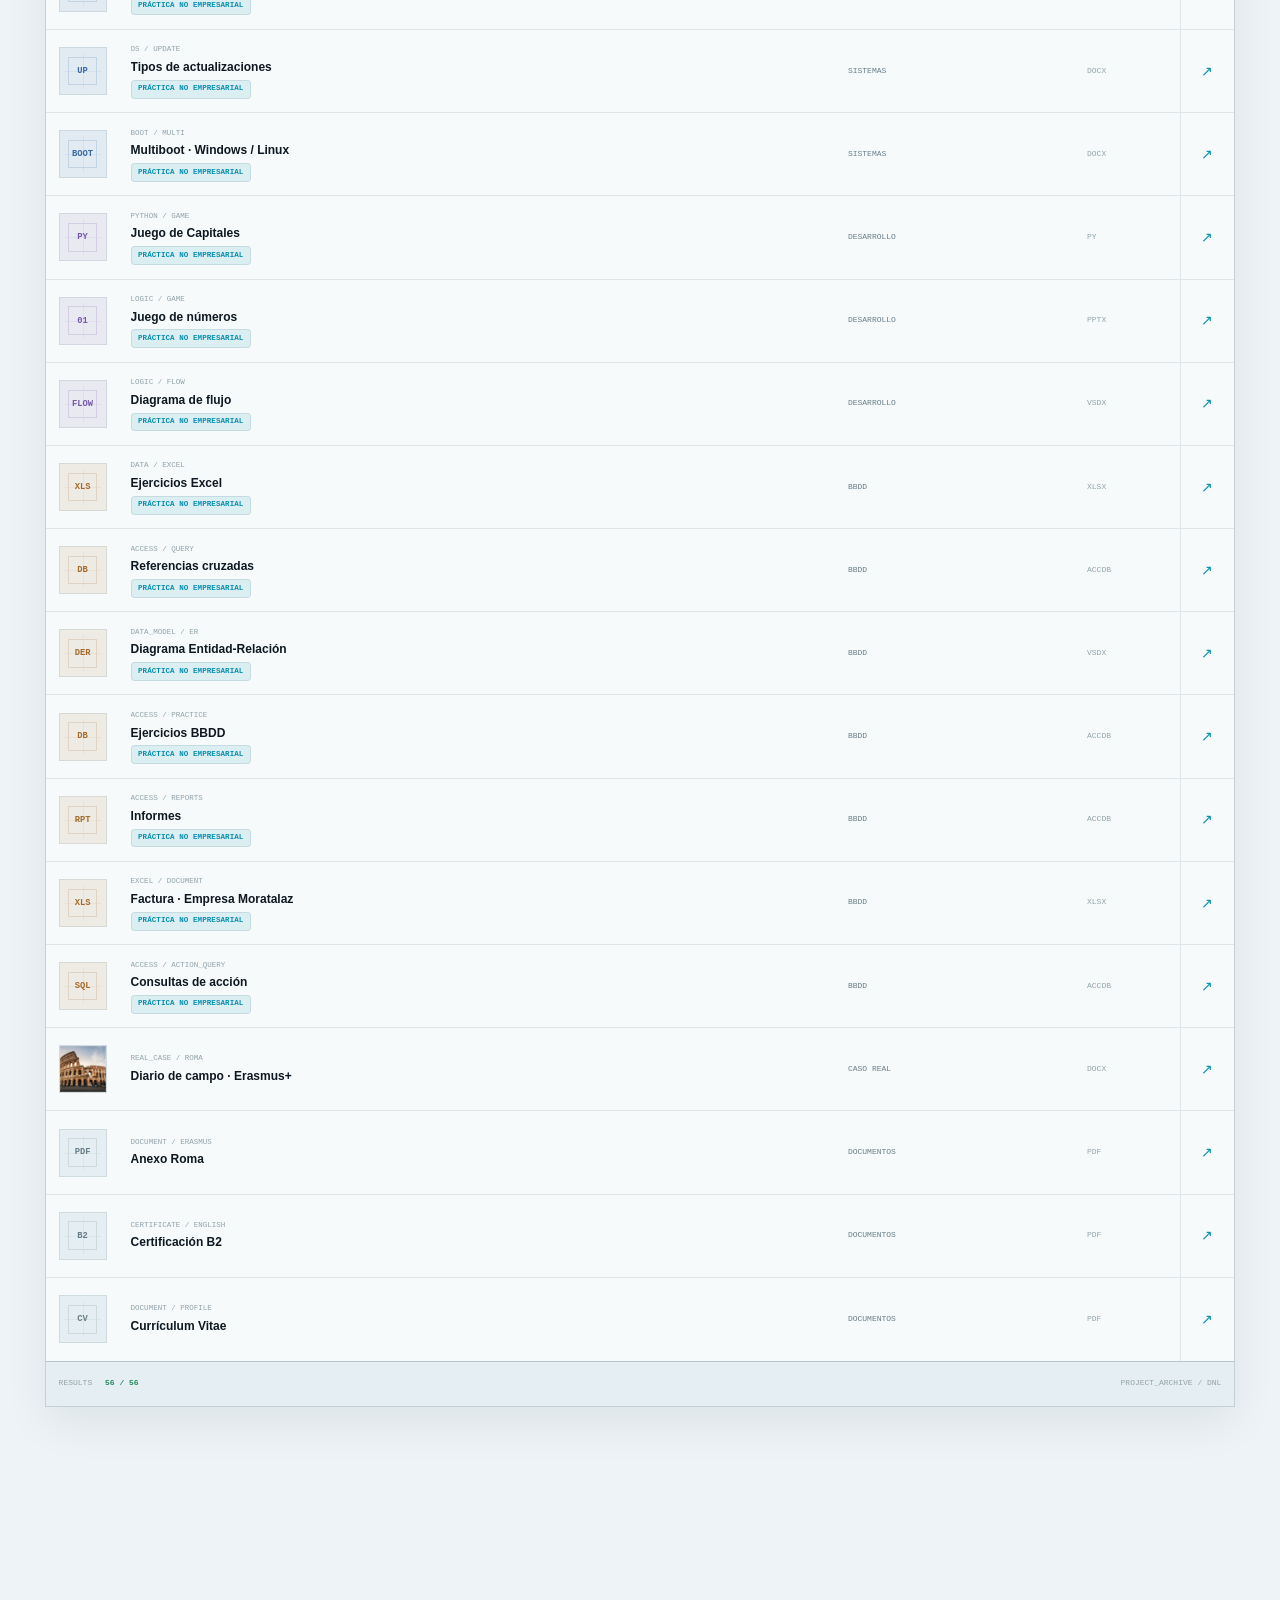
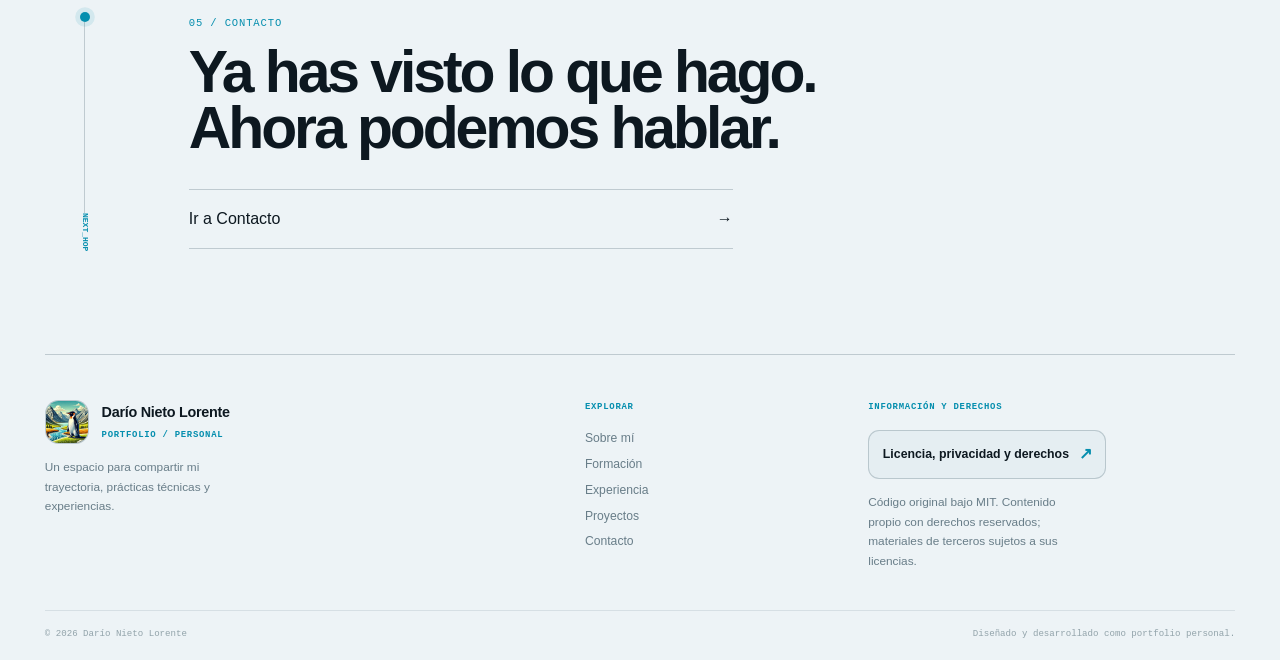
<file: proyectos.html>
<!DOCTYPE html>
<html lang="es" data-theme="light">

<head>
<meta charset="UTF-8">

    <meta
        name="viewport"
        content="width=device-width, initial-scale=1.0"
    >

    <meta
        name="description"
        content="Proyectos, prácticas, documentación técnica y evidencias de Darío Nieto Lorente."
    >

    <meta
        name="author"
        content="Darío Nieto Lorente"
    >

    <meta
        name="theme-color"
        content="#edf3f6"
    >

    <title>
        Proyectos · Darío Nieto Lorente
    </title>

    <link
        rel="icon"
        href="assets/img/avatar/icono.jpg"
    >

    <link
        rel="stylesheet"
        href="assets/css/proyectos.css"
    >
    <link
    rel="stylesheet"
    href="assets/css/shared.css"
    >

    <script
    src="assets/js/main.js"
    defer
></script>

    <script
        src="assets/js/proyectos.js"
        defer
    ></script>
</head>


<body>

    <a
        class="skip-link"
        href="#contenido"
    >
        Saltar al contenido
    </a>


    <canvas
        class="archive-background"
        data-archive-background
        aria-hidden="true"
    ></canvas>



    <!-- =====================================================
         HEADER
         ===================================================== -->

    <header class="site-header">

        <div class="site-header__inner">

            <a
                class="brand"
                href="index.html"
                aria-label="Ir al Inicio"
            >

                <img
                    class="brand__avatar"
                    src="assets/img/avatar/icono.jpg"
                    alt=""
                >

                <span class="brand__identity">

                    <strong>
                        DARÍO NIETO LORENTE
                    </strong>

                    <span>
                        Portfolio Personal
                    </span>

                </span>

            </a>


            <nav
                class="site-nav"
                data-navigation
                aria-label="Navegación principal"
            >

                <a href="index.html">
                    Inicio
                </a>

                <a href="sobre-mi.html">
                    Sobre mí
                </a>

                <a href="formacion.html">
                    Formación
                </a>

                <a href="experiencia.html">
                    Experiencia
                </a>

                <a
                    href="proyectos.html"
                    class="is-active"
                    aria-current="page"
                >
                    Proyectos
                </a>

                <a href="contacto.html">
                    Contacto
                </a>

            </nav>


            <div class="site-header__actions">

                <button
                    class="theme-toggle"
                    type="button"
                    data-theme-toggle
                    aria-label="Activar modo oscuro"
                >

                    <img
                        class="theme-toggle__icon theme-toggle__icon--light"
                        src="assets/img/iconos/modo-claro.svg"
                        alt=""
                    >

                    <img
                        class="theme-toggle__icon theme-toggle__icon--dark"
                        src="assets/img/iconos/modo-oscuro.svg"
                        alt=""
                    >

                </button>


                <button
                    class="menu-toggle"
                    type="button"
                    data-menu-toggle
                    aria-expanded="false"
                    aria-label="Abrir menú"
                >

                    <span></span>
                    <span></span>
                    <span></span>

                </button>

            </div>

        </div>

    </header>



    <main id="contenido">


        <!-- =================================================
             01 · HERO
             ================================================= -->

        <section class="projects-hero">

            <div
                class="projects-hero__meta"
                aria-hidden="true"
            >

                <span>
                    PROJECT_ARCHIVE / 01
                </span>

                <span>
                    56 FILES INDEXED
                </span>

                <span>
                    STATUS / AVAILABLE
                </span>

            </div>


            <div class="projects-hero__content">

                <p class="section-code">
                    01 / PROYECTOS
                </p>


                <h1>
                    No solo te digo que sé hacerlo.
                        <span>Te dejo comprobarlo.</span>
                </h1>


                <p class="projects-hero__lead">
                    Siempre hay que documentar el proceso.
                </p>


                <p class="projects-hero__text">
                    Redes, sistemas, desarrollo, bases de datos,
                    documentación y casos reales.
                    <br>
                    Este archivo reúne prácticas formativas no empresariales y
                    experiencias diferenciadas en «Casos reales».
                </p>


                <p class="projects-hero__text">
                    Algunos son proyectos completos.
                    <br>
                    Otros son pequeñas prácticas que documentan una idea,
                    una herramienta o una forma concreta de resolver un
                    problema.
                </p>


                <aside class="projects-practice-notice" aria-label="Contexto de los trabajos publicados">
                    <span class="projects-practice-notice__label">CONTEXTO / TRANSPARENCIA</span>
                    <strong>Prácticas no empresariales, salvo la sección «Casos reales».</strong>
                    <p>Los trabajos de Redes, Sistemas, Desarrollo y Bases de datos son ejercicios académicos o personales, realizados en laboratorios, equipos de pruebas o entornos virtualizados. No representan encargos a clientes ni instalaciones en producción. Las empresas, marcas, contratos, presupuestos e identificadores que puedan aparecer se utilizan como contexto de simulación; su presencia no acredita colaboración, contratación ni autorización de esas entidades.</p>
                    <a href="assets/docs/documentos/licencia.html#practicas-simulaciones">Alcance, simulaciones y derechos <span aria-hidden="true">↗</span></a>
                </aside>


                <a
                    class="action-link"
                    href="#archivo"
                >
                    Explorar archivo
                    <span aria-hidden="true">
                        ↓
                    </span>
                </a>

            </div>



            <!-- =============================================
                 FILE SYSTEM
                 ============================================= -->

            <div
                class="archive-index"
                data-archive-index
                aria-label="Resumen del archivo de proyectos"
            >

                <div class="archive-index__top">

                    <span>
                        dario@portfolio:~/projects
                    </span>

                    <strong>
                        ONLINE
                    </strong>

                </div>


                <div class="archive-index__path">

                    <span>
                        /
                    </span>

                    <strong>
                        PROJECT_ARCHIVE
                    </strong>

                </div>


                <div class="archive-index__tree">

                    <div
                        class="archive-index__row archive-index__row--root"
                    >

                        <span>
                            ├──
                        </span>

                        <strong>
                            redes/
                        </strong>

                        <small>
                            22
                        </small>

                    </div>


                    <div class="archive-index__row">

                        <span>
                            ├──
                        </span>

                        <strong>
                            sistemas/
                        </strong>

                        <small>
                            20
                        </small>

                    </div>


                    <div class="archive-index__row">

                        <span>
                            ├──
                        </span>

                        <strong>
                            bbdd/
                        </strong>

                        <small>
                            07
                        </small>

                    </div>


                    <div class="archive-index__row">

                        <span>
                            ├──
                        </span>

                        <strong>
                            desarrollo/
                        </strong>

                        <small>
                            03
                        </small>

                    </div>


                    <div class="archive-index__row">

                        <span>
                            ├──
                        </span>

                        <strong>
                            casos_reales/
                        </strong>

                        <small>
                            01
                        </small>

                    </div>


                    <div class="archive-index__row">

                        <span>
                            └──
                        </span>

                        <strong>
                            documentos/
                        </strong>

                        <small>
                            03
                        </small>

                    </div>

                </div>


                <div class="archive-index__status">

                    <span>
                        indexed:
                    </span>

                    <strong>
                        56 / 56
                    </strong>


                    <div aria-hidden="true">

                        <i></i>
                        <i></i>
                        <i></i>
                        <i></i>
                        <i></i>
                        <i></i>
                        <i></i>
                        <i></i>

                    </div>

                </div>


                <div class="archive-index__cursor">

                    <span>
                        $
                    </span>

                    <strong>
                        explore --all
                    </strong>

                    <i></i>

                </div>

            </div>

        </section>



        <!-- =================================================
             02 · DESTACADOS
             ================================================= -->

        <section class="featured-section">

            <header
                class="section-heading"
                data-reveal
            >

                <div>

                    <p class="section-code">
                        02 / FEATURED_WORK
                    </p>

                    <h2>
                        Cinco trabajos para empezar.
                    </h2>

                </div>


                <p>
                    No son necesariamente los únicos importantes.
                    <br>
                    Son cinco proyectos que permiten ver distintas partes
                    de mi forma de trabajar: Diseño, sistemas, redes,
                    pruebas y documentación.
                </p>

            </header>



            <div class="featured-grid">


                <!-- =========================================
                     CABLEADO
                     ========================================= -->

                <article
                    class="featured-project featured-project--cableado"
                    data-project-card
                    data-project="cableado"
                    data-reveal
                >

                    <button
                        class="featured-project__button"
                        type="button"
                        data-open-project="cableado"
                        aria-label="Ver ficha de Cableado estructurado"
                    >

                        <figure class="featured-project__visual">

                            <img
                                src="assets/img/proyectos/cableado-portada.png"
                                alt="Portada del proyecto de cableado estructurado"
                            >

                            <span class="featured-project__visual-code">
                                NETWORK_DESIGN / 01
                            </span>

                        </figure>


                        <div class="featured-project__body">

                            <div class="featured-project__top">

                                <span>
                                    REDES
                                </span>

                                <small>
                                    PROJECT / ZIP
                                </small>

                            </div>


                            <h3>
                                Cableado estructurado
                            </h3>
                            <span class="featured-project__practice-label">PRÁCTICA NO EMPRESARIAL</span>


                            <p>
                                Simulación académica de infraestructura de red.
                                Palantir se menciona solo en un supuesto
                                ficticio; no he trabajado para esa empresa.
                            </p>


                            <div class="featured-project__tags">

                                <span>
                                    Planos
                                </span>

                                <span>
                                    Armarios
                                </span>

                                <span>
                                    Gantt
                                </span>

                                <span>
                                    Presupuesto
                                </span>

                            </div>


                            <div class="featured-project__open">

                                <span>
                                    Abrir ficha
                                </span>

                                <strong>
                                    ↗
                                </strong>

                            </div>

                        </div>

                    </button>

                </article>



                <!-- =========================================
                     PRUEBA FINAL
                     ========================================= -->

                <article
                    class="featured-project featured-project--final"
                    data-project-card
                    data-project="prueba-final"
                    data-reveal
                >

                    <button
                        class="featured-project__button"
                        type="button"
                        data-open-project="prueba-final"
                        aria-label="Ver ficha de Prueba Final SMR"
                    >

                        <figure class="featured-project__visual">

                            <img
                                src="assets/img/proyectos/prueba-final-smr-portada.png"
                                alt="Portada de la Prueba Final de SMR"
                            >

                            <span class="featured-project__visual-code">
                                INTEGRATION / 02
                            </span>

                        </figure>


                        <div class="featured-project__body">

                            <div class="featured-project__top">

                                <span>
                                    SISTEMAS
                                </span>

                                <small>
                                    DOCX
                                </small>

                            </div>


                            <h3>
                                Prueba Final SMR
                            </h3>
                            <span class="featured-project__practice-label">PRÁCTICA NO EMPRESARIAL</span>


                            <p>
                                Integración de servicios Windows y Linux
                                dentro de una infraestructura completa.
                            </p>


                            <div class="featured-project__tags">

                                <span>
                                    DNS
                                </span>

                                <span>
                                    DHCP
                                </span>

                                <span>
                                    Apache
                                </span>

                                <span>
                                    VPN
                                </span>

                            </div>


                            <div class="featured-project__open">

                                <span>
                                    Abrir ficha
                                </span>

                                <strong>
                                    ↗
                                </strong>

                            </div>

                        </div>

                    </button>

                </article>



                <!-- =========================================
                     LVM
                     ========================================= -->

                <article
                    class="featured-project featured-project--lvm"
                    data-project-card
                    data-project="lvm"
                    data-reveal
                >

                    <button
                        class="featured-project__button"
                        type="button"
                        data-open-project="lvm"
                        aria-label="Ver ficha del proyecto LVM"
                    >

                        <div
                            class="featured-project__visual featured-project__visual--lvm"
                            aria-hidden="true"
                        >

                            <div class="lvm-diagram">

                                <div class="lvm-diagram__layer">

                                    <span>
                                        PV01
                                    </span>

                                    <span>
                                        PV02
                                    </span>

                                    <span>
                                        PV03
                                    </span>

                                </div>


                                <div class="lvm-diagram__link">

                                    <i></i>
                                    <i></i>
                                    <i></i>

                                </div>


                                <div class="lvm-diagram__vg">

                                    <small>
                                        VOLUME GROUP
                                    </small>

                                    <strong>
                                        VG_DATA
                                    </strong>

                                </div>


                                <div class="lvm-diagram__link">

                                    <i></i>
                                    <i></i>
                                    <i></i>

                                </div>


                                <div class="lvm-diagram__layer">

                                    <span>
                                        LV01
                                    </span>

                                    <span>
                                        LV02
                                    </span>

                                    <span>
                                        LV03
                                    </span>

                                </div>

                            </div>


                            <span class="featured-project__visual-code">
                                STORAGE / LVM
                            </span>

                        </div>


                        <div class="featured-project__body">

                            <div class="featured-project__top">

                                <span>
                                    SISTEMAS
                                </span>

                                <small>
                                    DOCX
                                </small>

                            </div>


                            <h3>
                                LVM
                            </h3>
                            <span class="featured-project__practice-label">PRÁCTICA NO EMPRESARIAL</span>


                            <p>
                                Gestión flexible de almacenamiento mediante
                                volúmenes físicos, grupos y volúmenes lógicos.
                            </p>


                            <div class="featured-project__tags">

                                <span>
                                    PV
                                </span>

                                <span>
                                    VG
                                </span>

                                <span>
                                    LV
                                </span>

                                <span>
                                    Snapshot
                                </span>

                            </div>


                            <div class="featured-project__open">

                                <span>
                                    Abrir ficha
                                </span>

                                <strong>
                                    ↗
                                </strong>

                            </div>

                        </div>

                    </button>

                </article>



                <!-- =========================================
                     RAID
                     ========================================= -->

                <article
                    class="featured-project featured-project--raid"
                    data-project-card
                    data-project="raid"
                    data-reveal
                >

                    <button
                        class="featured-project__button"
                        type="button"
                        data-open-project="raid"
                        aria-label="Ver ficha del proyecto RAID"
                    >

                        <div
                            class="featured-project__visual featured-project__visual--raid"
                            aria-hidden="true"
                        >

                            <div class="raid-visual">

                                <div class="raid-visual__disk">

                                    <small>
                                        DISK / 01
                                    </small>

                                    <span></span>
                                    <span></span>
                                    <span></span>

                                </div>


                                <div class="raid-visual__disk">

                                    <small>
                                        DISK / 02
                                    </small>

                                    <span></span>
                                    <span></span>
                                    <span></span>

                                </div>


                                <div class="raid-visual__disk">

                                    <small>
                                        DISK / 03
                                    </small>

                                    <span></span>
                                    <span></span>
                                    <span></span>

                                </div>


                                <div class="raid-visual__parity">

                                    <span>
                                        DATA
                                    </span>

                                    <span>
                                        DATA
                                    </span>

                                    <strong>
                                        P
                                    </strong>

                                </div>

                            </div>


                            <span class="featured-project__visual-code">
                                STORAGE / RAID
                            </span>

                        </div>


                        <div class="featured-project__body">

                            <div class="featured-project__top">

                                <span>
                                    SISTEMAS
                                </span>

                                <small>
                                    DOCX
                                </small>

                            </div>


                            <h3>
                                RAID
                            </h3>
                            <span class="featured-project__practice-label">PRÁCTICA NO EMPRESARIAL</span>


                            <p>
                                Trabajo con distintos modelos de distribución,
                                redundancia y tolerancia a fallos.
                            </p>


                            <div class="featured-project__tags">

                                <span>
                                    RAID 0
                                </span>

                                <span>
                                    RAID 1
                                </span>

                                <span>
                                    RAID 5
                                </span>

                                <span>
                                    Paridad
                                </span>

                            </div>


                            <div class="featured-project__open">

                                <span>
                                    Abrir ficha
                                </span>

                                <strong>
                                    ↗
                                </strong>

                            </div>

                        </div>

                    </button>

                </article>



                <!-- =========================================
                     ROUTERS LINUX
                     ========================================= -->

                <article
                    class="featured-project featured-project--routers"
                    data-project-card
                    data-project="routers-linux-anillo"
                    data-reveal
                >

                    <button
                        class="featured-project__button"
                        type="button"
                        data-open-project="routers-linux-anillo"
                        aria-label="Ver ficha de Routers Linux en anillo"
                    >

                        <figure class="featured-project__visual">

                            <img
                                src="assets/img/proyectos/routers-portada.png"
                                alt="Portada del proyecto de routers Linux"
                            >

                            <span class="featured-project__visual-code">
                                ROUTING / LINUX
                            </span>

                        </figure>


                        <div class="featured-project__body">

                            <div class="featured-project__top">

                                <span>
                                    REDES
                                </span>

                                <small>
                                    DOCX
                                </small>

                            </div>


                            <h3>
                                Routers Linux en anillo
                            </h3>
                            <span class="featured-project__practice-label">PRÁCTICA NO EMPRESARIAL</span>


                            <p>
                                Topología formada por tres routers Linux y
                                distintos segmentos conectados mediante
                                encaminamiento estático.
                            </p>


                            <div class="featured-project__tags">

                                <span>
                                    Linux
                                </span>

                                <span>
                                    Netplan
                                </span>

                                <span>
                                    Routing
                                </span>

                                <span>
                                    IPv4
                                </span>

                            </div>


                            <div class="featured-project__open">

                                <span>
                                    Abrir ficha
                                </span>

                                <strong>
                                    ↗
                                </strong>

                            </div>

                        </div>

                    </button>

                </article>

            </div>

        </section>



        <!-- =================================================
             03 · MANIFEST
             ================================================= -->

        <section class="project-manifest">

            <div
                class="project-manifest__intro"
                data-reveal
            >

                <p class="section-code">
                    03 / WORKFLOW
                </p>

                <h2>
                    El documento también forma parte del proyecto.
                </h2>

            </div>


            <div
                class="project-manifest__route"
                data-reveal
            >

                <div>

                    <span>
                        01
                    </span>

                    <strong>
                        Plantear
                    </strong>

                </div>


                <i></i>


                <div>

                    <span>
                        02
                    </span>

                    <strong>
                        Construir
                    </strong>

                </div>


                <i></i>


                <div>

                    <span>
                        03
                    </span>

                    <strong>
                        Probar
                    </strong>

                </div>


                <i></i>


                <div>

                    <span>
                        04
                    </span>

                    <strong>
                        Documentar
                    </strong>

                </div>

            </div>

        </section>



        <!-- =================================================
             04 · ARCHIVO COMPLETO
             ================================================= -->

        <section
            class="archive-section"
            id="archivo"
        >

            <header
                class="section-heading"
                data-reveal
            >

                <div>

                    <p class="section-code">
                        04 / FULL_ARCHIVE
                    </p>

                    <h2>
                        Todo el archivo.
                    </h2>

                </div>


                <p>
                    Filtra por área, busca un término o abre una ficha.
                    <br>
                    Los documentos originales siguen disponibles desde
                    cada entrada.
                </p>

            </header>



            <!-- =============================================
                 CONTROL BAR
                 ============================================= -->

            <div
                class="archive-controls"
                data-reveal
            >

                <div
                    class="archive-filters"
                    role="group"
                    aria-label="Filtrar proyectos"
                >

                    <button
                        class="is-active"
                        type="button"
                        data-filter="all"
                    >
                        Todos
                        <span>
                            58
                        </span>
                    </button>


                    <button
                        type="button"
                        data-filter="featured"
                    >
                        Destacados
                        <span>
                            05
                        </span>
                    </button>


                    <button
                        type="button"
                        data-filter="redes"
                    >
                        Redes
                        <span>
                            22
                        </span>
                    </button>


                    <button
                        type="button"
                        data-filter="sistemas"
                    >
                        Sistemas
                        <span>
                            20
                        </span>
                    </button>


                    <button
                        type="button"
                        data-filter="desarrollo"
                    >
                        Desarrollo
                        <span>
                            04
                        </span>
                    </button>


                    <button
                        type="button"
                        data-filter="bbdd"
                    >
                        BBDD
                        <span>
                            07
                        </span>
                    </button>


                    <button
                        type="button"
                        data-filter="casos"
                    >
                        Casos reales
                        <span>
                            01
                        </span>
                    </button>


                    <button
                        type="button"
                        data-filter="documentos"
                    >
                        Documentos
                        <span>
                            04
                        </span>
                    </button>

                </div>


                <label class="archive-search">

                    <span>
                        SEARCH
                    </span>

                    <input
                        type="search"
                        placeholder="DNS, Linux, VLAN, RAID..."
                        autocomplete="off"
                        data-project-search
                    >

                    <i aria-hidden="true">
                        /
                    </i>

                </label>

            </div>



            <!-- =============================================
                 EXPLORER HEADER
                 ============================================= -->

            <div class="archive-explorer">

                <div class="archive-explorer__header">

                    <span>
                        VISUAL
                    </span>

                    <span>
                        PROJECT
                    </span>

                    <span>
                        CATEGORY
                    </span>

                    <span>
                        TYPE
                    </span>

                    <span>
                        OPEN
                    </span>

                </div>



                <div
                    class="archive-list"
                    data-project-list
                >


                    <!-- =================================================
                         DESTACADOS
                         ================================================= -->


                    <!-- CABLEADO -->

                    <article
                        class="archive-row"
                        data-project-row
                        data-project="cableado"
                        data-category="redes"
                        data-featured="true"
                        data-search="cableado estructurado planos armarios gantt presupuesto redes"
                     data-practice="non-business">

                        <button
                            class="archive-row__main"
                            type="button"
                            data-open-project="cableado"
                        >

                            <span class="archive-row__visual archive-row__visual--cover">

                                <img
                                    src="assets/img/proyectos/cableado-portada.png"
                                    alt=""
                                >

                            </span>


                            <span class="archive-row__identity">

                                <small>
                                    FEATURED / 01
                                </small>

                                <strong>
                                    Cableado estructurado
                                </strong>
                                <small class="archive-row__practice-label">PRÁCTICA NO EMPRESARIAL</small>

                            </span>


                            <span class="archive-row__category">
                                REDES
                            </span>


                            <span class="archive-row__type">
                                ZIP
                            </span>

                        </button>


                        <a
                            class="archive-row__file"
                            href="assets/docs/proyectos/destacados/DNL-CableadoEstructurado.zip"
                            aria-label="Abrir archivo de Cableado estructurado"
                        >
                            ↗
                        </a>

                    </article>



                    <!-- PRUEBA FINAL -->

                    <article
                        class="archive-row"
                        data-project-row
                        data-project="prueba-final"
                        data-category="sistemas"
                        data-featured="true"
                        data-search="prueba final smr windows linux dns dhcp apache ftp vpn sistemas"
                     data-practice="non-business">

                        <button
                            class="archive-row__main"
                            type="button"
                            data-open-project="prueba-final"
                        >

                            <span class="archive-row__visual archive-row__visual--cover">

                                <img
                                    src="assets/img/proyectos/prueba-final-smr-portada.png"
                                    alt=""
                                >

                            </span>


                            <span class="archive-row__identity">

                                <small>
                                    FEATURED / 02
                                </small>

                                <strong>
                                    Prueba Final SMR
                                </strong>
                                <small class="archive-row__practice-label">PRÁCTICA NO EMPRESARIAL</small>

                            </span>


                            <span class="archive-row__category">
                                SISTEMAS
                            </span>


                            <span class="archive-row__type">
                                DOCX
                            </span>

                        </button>


                        <a
                            class="archive-row__file"
                            href="assets/docs/proyectos/destacados/DNL-PruebaFinal.docx"
                            target="_blank" rel="noopener noreferrer"
                            aria-label="Abrir documento Prueba Final SMR"
                        >
                            ↗
                        </a>

                    </article>



                    <!-- LVM -->

                    <article
                        class="archive-row"
                        data-project-row
                        data-project="lvm"
                        data-category="sistemas"
                        data-featured="true"
                        data-search="lvm logical volume manager pv vg lv snapshots mirroring striping linux sistemas"
                     data-practice="non-business">

                        <button
                            class="archive-row__main"
                            type="button"
                            data-open-project="lvm"
                        >

                            <span class="archive-row__visual archive-row__visual--sistemas">

                                <i></i>

                                <strong>
                                    LVM
                                </strong>

                            </span>


                            <span class="archive-row__identity">

                                <small>
                                    FEATURED / 03
                                </small>

                                <strong>
                                    LVM
                                </strong>
                                <small class="archive-row__practice-label">PRÁCTICA NO EMPRESARIAL</small>

                            </span>


                            <span class="archive-row__category">
                                SISTEMAS
                            </span>


                            <span class="archive-row__type">
                                DOCX
                            </span>

                        </button>


                        <a
                            class="archive-row__file"
                            href="assets/docs/proyectos/destacados/DNL-LVM.docx"
                            target="_blank" rel="noopener noreferrer"
                            aria-label="Abrir documento LVM"
                        >
                            ↗
                        </a>

                    </article>



                    <!-- RAID -->

                    <article
                        class="archive-row"
                        data-project-row
                        data-project="raid"
                        data-category="sistemas"
                        data-featured="true"
                        data-search="raid 0 raid 1 raid 5 discos redundancia paridad sistemas"
                     data-practice="non-business">

                        <button
                            class="archive-row__main"
                            type="button"
                            data-open-project="raid"
                        >

                            <span class="archive-row__visual archive-row__visual--sistemas">

                                <i></i>

                                <strong>
                                    RAID
                                </strong>

                            </span>


                            <span class="archive-row__identity">

                                <small>
                                    FEATURED / 04
                                </small>

                                <strong>
                                    RAID
                                </strong>
                                <small class="archive-row__practice-label">PRÁCTICA NO EMPRESARIAL</small>

                            </span>


                            <span class="archive-row__category">
                                SISTEMAS
                            </span>


                            <span class="archive-row__type">
                                DOCX
                            </span>

                        </button>


                        <a
                            class="archive-row__file"
                            href="assets/docs/proyectos/destacados/DNL-RAID.docx"
                            target="_blank" rel="noopener noreferrer"
                            aria-label="Abrir documento RAID"
                        >
                            ↗
                        </a>

                    </article>



                    <!-- ROUTERS LINUX -->

                    <article
                        class="archive-row"
                        data-project-row
                        data-project="routers-linux-anillo"
                        data-category="redes"
                        data-featured="true"
                        data-search="routers linux tres routers anillo routing netplan ipv4 redes"
                     data-practice="non-business">

                        <button
                            class="archive-row__main"
                            type="button"
                            data-open-project="routers-linux-anillo"
                        >

                            <span class="archive-row__visual archive-row__visual--cover">

                                <img
                                    src="assets/img/proyectos/routers-portada.png"
                                    alt=""
                                >

                            </span>


                            <span class="archive-row__identity">

                                <small>
                                    FEATURED / 05
                                </small>

                                <strong>
                                    Routers Linux · 3 routers en anillo
                                </strong>
                                <small class="archive-row__practice-label">PRÁCTICA NO EMPRESARIAL</small>

                            </span>


                            <span class="archive-row__category">
                                REDES
                            </span>


                            <span class="archive-row__type">
                                DOCX
                            </span>

                        </button>


                        <a
                            class="archive-row__file"
                            href="assets/docs/proyectos/destacados/516-DaríoNL-PARP604-RoutersLinux-3RoutersAnillo.docx"
                            target="_blank" rel="noopener noreferrer"
                            aria-label="Abrir documento Routers Linux en anillo"
                        >
                            ↗
                        </a>

                    </article>



                    <!-- =================================================
                         REDES
                         ================================================= -->


                    <!-- LINUX NETWORK -->

                    <article
                        class="archive-row"
                        data-project-row
                        data-project="linux-network"
                        data-category="redes"
                        data-search="linux network red configuración redes"
                     data-practice="non-business">

                        <button
                            class="archive-row__main"
                            type="button"
                            data-open-project="linux-network"
                        >

                            <span class="archive-row__visual archive-row__visual--redes">
                                <i></i>
                                <strong>NET</strong>
                            </span>


                            <span class="archive-row__identity">

                                <small>
                                    PAR / NETWORK
                                </small>

                                <strong>
                                    Linux Network
                                </strong>
                                <small class="archive-row__practice-label">PRÁCTICA NO EMPRESARIAL</small>

                            </span>


                            <span class="archive-row__category">
                                REDES
                            </span>


                            <span class="archive-row__type">
                                DOCX
                            </span>

                        </button>


                        <a
                            class="archive-row__file"
                            href="assets/docs/proyectos/redes/516-DaríoNL-PARP405-LinuxNetwork.docx"
                            target="_blank" rel="noopener noreferrer"
                            aria-label="Abrir Linux Network"
                        >
                            ↗
                        </a>

                    </article>



                    <!-- DNS -->

                    <article
                        class="archive-row"
                        data-project-row
                        data-project="dns"
                        data-category="redes"
                        data-search="dns servidor resolución nombres redes"
                     data-practice="non-business">

                        <button
                            class="archive-row__main"
                            type="button"
                            data-open-project="dns"
                        >

                            <span class="archive-row__visual archive-row__visual--redes">
                                <i></i>
                                <strong>DNS</strong>
                            </span>


                            <span class="archive-row__identity">

                                <small>
                                    SERVICES / DNS
                                </small>

                                <strong>
                                    Práctica DNS
                                </strong>
                                <small class="archive-row__practice-label">PRÁCTICA NO EMPRESARIAL</small>

                            </span>


                            <span class="archive-row__category">
                                REDES
                            </span>


                            <span class="archive-row__type">
                                DOCX
                            </span>

                        </button>


                        <a
                            class="archive-row__file"
                            href="assets/docs/proyectos/redes/DNL-DNS.docx"
                            target="_blank" rel="noopener noreferrer"
                            aria-label="Abrir práctica DNS"
                        >
                            ↗
                        </a>

                    </article>



                    <!-- ICS -->

                    <article
                        class="archive-row"
                        data-project-row
                        data-project="ics"
                        data-category="redes"
                        data-search="ics internet connection sharing windows linux redes"
                     data-practice="non-business">

                        <button
                            class="archive-row__main"
                            type="button"
                            data-open-project="ics"
                        >

                            <span class="archive-row__visual archive-row__visual--redes">
                                <i></i>
                                <strong>ICS</strong>
                            </span>


                            <span class="archive-row__identity">

                                <small>
                                    NETWORK / SHARING
                                </small>

                                <strong>
                                    ICS · Windows / Linux
                                </strong>
                                <small class="archive-row__practice-label">PRÁCTICA NO EMPRESARIAL</small>

                            </span>


                            <span class="archive-row__category">
                                REDES
                            </span>


                            <span class="archive-row__type">
                                DOCX
                            </span>

                        </button>


                        <a
                            class="archive-row__file"
                            href="assets/docs/proyectos/redes/DNL-ICS.docx"
                            target="_blank" rel="noopener noreferrer"
                            aria-label="Abrir documento ICS"
                        >
                            ↗
                        </a>

                    </article>



                    <!-- WLAN -->

                    <article
                        class="archive-row"
                        data-project-row
                        data-project="wlan"
                        data-category="redes"
                        data-search="wlan wifi wireless adhoc infraestructura redes"
                     data-practice="non-business">

                        <button
                            class="archive-row__main"
                            type="button"
                            data-open-project="wlan"
                        >

                            <span class="archive-row__visual archive-row__visual--redes">
                                <i></i>
                                <strong>WLAN</strong>
                            </span>


                            <span class="archive-row__identity">

                                <small>
                                    WIRELESS / 01
                                </small>

                                <strong>
                                    WLAN · Ad-Hoc e Infraestructura
                                </strong>
                                <small class="archive-row__practice-label">PRÁCTICA NO EMPRESARIAL</small>

                            </span>


                            <span class="archive-row__category">
                                REDES
                            </span>


                            <span class="archive-row__type">
                                DOCX
                            </span>

                        </button>


                        <a
                            class="archive-row__file"
                            href="assets/docs/proyectos/redes/DNL-WLAN.docx"
                            target="_blank" rel="noopener noreferrer"
                            aria-label="Abrir práctica WLAN"
                        >
                            ↗
                        </a>

                    </article>



                    <!-- ROUTERS WINDOWS -->

                    <article
                        class="archive-row"
                        data-project-row
                        data-project="routers-win"
                        data-category="redes"
                        data-search="routers windows routing redes"
                     data-practice="non-business">

                        <button
                            class="archive-row__main"
                            type="button"
                            data-open-project="routers-win"
                        >

                            <span class="archive-row__visual archive-row__visual--redes">
                                <i></i>
                                <strong>RTR</strong>
                            </span>


                            <span class="archive-row__identity">

                                <small>
                                    ROUTING / WINDOWS
                                </small>

                                <strong>
                                    Routers en Windows
                                </strong>
                                <small class="archive-row__practice-label">PRÁCTICA NO EMPRESARIAL</small>

                            </span>


                            <span class="archive-row__category">
                                REDES
                            </span>


                            <span class="archive-row__type">
                                DOCX
                            </span>

                        </button>


                        <a
                            class="archive-row__file"
                            href="assets/docs/proyectos/redes/516-DaríoNL-PARP603-RoutersWIN.docx"
                            target="_blank" rel="noopener noreferrer"
                            aria-label="Abrir Routers Windows"
                        >
                            ↗
                        </a>

                    </article>



                    <!-- VLANS -->

                    <article
                        class="archive-row"
                        data-project-row
                        data-project="vlans"
                        data-category="redes"
                        data-search="vlan vlans switches segmentación redes"
                     data-practice="non-business">

                        <button
                            class="archive-row__main"
                            type="button"
                            data-open-project="vlans"
                        >

                            <span class="archive-row__visual archive-row__visual--redes">
                                <i></i>
                                <strong>VLAN</strong>
                            </span>


                            <span class="archive-row__identity">

                                <small>
                                    SWITCHING / VLAN
                                </small>

                                <strong>
                                    Creación de VLANs
                                </strong>
                                <small class="archive-row__practice-label">PRÁCTICA NO EMPRESARIAL</small>

                            </span>


                            <span class="archive-row__category">
                                REDES
                            </span>


                            <span class="archive-row__type">
                                DOCX
                            </span>

                        </button>


                        <a
                            class="archive-row__file"
                            href="assets/docs/proyectos/redes/DNL-VLANS.docx"
                            target="_blank" rel="noopener noreferrer"
                            aria-label="Abrir práctica VLANs"
                        >
                            ↗
                        </a>

                    </article>



                    <!-- PING ARP -->

                    <article
                        class="archive-row"
                        data-project-row
                        data-project="ping-arp"
                        data-category="redes"
                        data-search="ping arp icmp resolución mac redes"
                     data-practice="non-business">

                        <button
                            class="archive-row__main"
                            type="button"
                            data-open-project="ping-arp"
                        >

                            <span class="archive-row__visual archive-row__visual--redes">
                                <i></i>
                                <strong>ARP</strong>
                            </span>


                            <span class="archive-row__identity">

                                <small>
                                    DIAGNOSTICS / 01
                                </small>

                                <strong>
                                    Ping + ARP
                                </strong>
                                <small class="archive-row__practice-label">PRÁCTICA NO EMPRESARIAL</small>

                            </span>


                            <span class="archive-row__category">
                                REDES
                            </span>


                            <span class="archive-row__type">
                                DOCX
                            </span>

                        </button>


                        <a
                            class="archive-row__file"
                            href="assets/docs/proyectos/redes/516-DaríoNL-PARP503-PingArp.docx"
                            target="_blank" rel="noopener noreferrer"
                            aria-label="Abrir práctica Ping ARP"
                        >
                            ↗
                        </a>

                    </article>



                    <!-- MIRRORING -->

                    <article
                        class="archive-row"
                        data-project-row
                        data-project="mirroring-puertos"
                        data-category="redes"
                        data-search="port mirroring espejo puertos switches redes"
                     data-practice="non-business">

                        <button
                            class="archive-row__main"
                            type="button"
                            data-open-project="mirroring-puertos"
                        >

                            <span class="archive-row__visual archive-row__visual--redes">
                                <i></i>
                                <strong>SPAN</strong>
                            </span>


                            <span class="archive-row__identity">

                                <small>
                                    SWITCHING / MIRROR
                                </small>

                                <strong>
                                    Mirroring de puertos
                                </strong>
                                <small class="archive-row__practice-label">PRÁCTICA NO EMPRESARIAL</small>

                            </span>


                            <span class="archive-row__category">
                                REDES
                            </span>


                            <span class="archive-row__type">
                                DOCX
                            </span>

                        </button>


                        <a
                            class="archive-row__file"
                            href="assets/docs/proyectos/redes/DNL-MIRRORING_PUERTOS.docx"
                            target="_blank" rel="noopener noreferrer"
                            aria-label="Abrir Mirroring de puertos"
                        >
                            ↗
                        </a>

                    </article>



                    <!-- COMPARTIR WINDOWS -->

                    <article
                        class="archive-row"
                        data-project-row
                        data-project="compartir-win"
                        data-category="redes"
                        data-search="compartir windows recursos red carpetas permisos"
                     data-practice="non-business">

                        <button
                            class="archive-row__main"
                            type="button"
                            data-open-project="compartir-win"
                        >

                            <span class="archive-row__visual archive-row__visual--redes">
                                <i></i>
                                <strong>SMB</strong>
                            </span>


                            <span class="archive-row__identity">

                                <small>
                                    WINDOWS / SHARE
                                </small>

                                <strong>
                                    Compartir en Windows
                                </strong>
                                <small class="archive-row__practice-label">PRÁCTICA NO EMPRESARIAL</small>

                            </span>


                            <span class="archive-row__category">
                                REDES
                            </span>


                            <span class="archive-row__type">
                                DOCX
                            </span>

                        </button>


                        <a
                            class="archive-row__file"
                            href="assets/docs/proyectos/redes/516-DaríoNL-101-CompartirWIN.docx"
                            target="_blank" rel="noopener noreferrer"
                            aria-label="Abrir Compartir en Windows"
                        >
                            ↗
                        </a>

                    </article>



                    <!-- OPENDNS -->

                    <article
                        class="archive-row"
                        data-project-row
                        data-project="opendns"
                        data-category="redes"
                        data-search="opendns parental dns filtrado redes seguridad"
                     data-practice="non-business">

                        <button
                            class="archive-row__main"
                            type="button"
                            data-open-project="opendns"
                        >

                            <span class="archive-row__visual archive-row__visual--redes">
                                <i></i>
                                <strong>DNS</strong>
                            </span>


                            <span class="archive-row__identity">

                                <small>
                                    DNS / FILTERING
                                </small>

                                <strong>
                                    Control parental con OpenDNS
                                </strong>
                                <small class="archive-row__practice-label">PRÁCTICA NO EMPRESARIAL</small>

                            </span>


                            <span class="archive-row__category">
                                REDES
                            </span>


                            <span class="archive-row__type">
                                DOCX
                            </span>

                        </button>


                        <a
                            class="archive-row__file"
                            href="assets/docs/proyectos/redes/516-DaríoNL-PARP411-OpenDNS.docx"
                            target="_blank" rel="noopener noreferrer"
                            aria-label="Abrir práctica OpenDNS"
                        >
                            ↗
                        </a>

                    </article>



                    <!-- SNIFFERS -->

                    <article
                        class="archive-row"
                        data-project-row
                        data-project="sniffers"
                        data-category="redes"
                        data-search="sniffer sniffers captura tráfico análisis red paquetes"
                     data-practice="non-business">

                        <button
                            class="archive-row__main"
                            type="button"
                            data-open-project="sniffers"
                        >

                            <span class="archive-row__visual archive-row__visual--redes">
                                <i></i>
                                <strong>PCAP</strong>
                            </span>


                            <span class="archive-row__identity">

                                <small>
                                    ANALYSIS / TRAFFIC
                                </small>

                                <strong>
                                    Operaciones con sniffers
                                </strong>
                                <small class="archive-row__practice-label">PRÁCTICA NO EMPRESARIAL</small>

                            </span>


                            <span class="archive-row__category">
                                REDES
                            </span>


                            <span class="archive-row__type">
                                DOCX
                            </span>

                        </button>


                        <a
                            class="archive-row__file"
                            href="assets/docs/proyectos/redes/516-DaríoNL-PARP401-Sniffers.docx"
                            target="_blank" rel="noopener noreferrer"
                            aria-label="Abrir práctica Sniffers"
                        >
                            ↗
                        </a>

                    </article>



                    <!-- TRUNKS -->

                    <article
                        class="archive-row"
                        data-project-row
                        data-project="trunks-puertos"
                        data-category="redes"
                        data-search="trunk trunks puertos vlan switching redes"
                     data-practice="non-business">

                        <button
                            class="archive-row__main"
                            type="button"
                            data-open-project="trunks-puertos"
                        >

                            <span class="archive-row__visual archive-row__visual--redes">
                                <i></i>
                                <strong>TRK</strong>
                            </span>


                            <span class="archive-row__identity">

                                <small>
                                    SWITCHING / TRUNK
                                </small>

                                <strong>
                                    Trunk de puertos
                                </strong>
                                <small class="archive-row__practice-label">PRÁCTICA NO EMPRESARIAL</small>

                            </span>


                            <span class="archive-row__category">
                                REDES
                            </span>


                            <span class="archive-row__type">
                                DOCX
                            </span>

                        </button>


                        <a
                            class="archive-row__file"
                            href="assets/docs/proyectos/redes/DNL-TRUNKS_PUERTOS.docx"
                            target="_blank" rel="noopener noreferrer"
                            aria-label="Abrir práctica Trunk de puertos"
                        >
                            ↗
                        </a>

                    </article>



                    <!-- DHCP -->

                    <article
                        class="archive-row"
                        data-project-row
                        data-project="dhcp"
                        data-category="redes"
                        data-search="dhcp ip servidor asignación direcciones redes"
                     data-practice="non-business">

                        <button
                            class="archive-row__main"
                            type="button"
                            data-open-project="dhcp"
                        >

                            <span class="archive-row__visual archive-row__visual--redes">
                                <i></i>
                                <strong>DHCP</strong>
                            </span>


                            <span class="archive-row__identity">

                                <small>
                                    SERVICES / DHCP
                                </small>

                                <strong>
                                    Práctica DHCP
                                </strong>
                                <small class="archive-row__practice-label">PRÁCTICA NO EMPRESARIAL</small>

                            </span>


                            <span class="archive-row__category">
                                REDES
                            </span>


                            <span class="archive-row__type">
                                DOCX
                            </span>

                        </button>


                        <a
                            class="archive-row__file"
                            href="assets/docs/proyectos/redes/DNL-DHCP.docx"
                            target="_blank" rel="noopener noreferrer"
                            aria-label="Abrir práctica DHCP"
                        >
                            ↗
                        </a>

                    </article>



                    <!-- DLNA -->

                    <article
                        class="archive-row"
                        data-project-row
                        data-project="dlna"
                        data-category="redes"
                        data-search="dlna multimedia streaming red servicios"
                     data-practice="non-business">

                        <button
                            class="archive-row__main"
                            type="button"
                            data-open-project="dlna"
                        >

                            <span class="archive-row__visual archive-row__visual--redes">
                                <i></i>
                                <strong>DLNA</strong>
                            </span>


                            <span class="archive-row__identity">

                                <small>
                                    SERVICES / MEDIA
                                </small>

                                <strong>
                                    DLNA
                                </strong>
                                <small class="archive-row__practice-label">PRÁCTICA NO EMPRESARIAL</small>

                            </span>


                            <span class="archive-row__category">
                                REDES
                            </span>


                            <span class="archive-row__type">
                                DOCX
                            </span>

                        </button>


                        <a
                            class="archive-row__file"
                            href="assets/docs/proyectos/redes/516-DaríoNL-PARP204-DLNA.docx"
                            target="_blank" rel="noopener noreferrer"
                            aria-label="Abrir práctica DLNA"
                        >
                            ↗
                        </a>

                    </article>



                    <!-- ROUTERS WIN LINUX -->

                    <article
                        class="archive-row"
                        data-project-row
                        data-project="routers-win-linux"
                        data-category="redes"
                        data-search="routers windows linux routing mixto redes"
                     data-practice="non-business">

                        <button
                            class="archive-row__main"
                            type="button"
                            data-open-project="routers-win-linux"
                        >

                            <span class="archive-row__visual archive-row__visual--redes">
                                <i></i>
                                <strong>W/L</strong>
                            </span>


                            <span class="archive-row__identity">

                                <small>
                                    ROUTING / MIXED
                                </small>

                                <strong>
                                    Routers Windows / Linux
                                </strong>
                                <small class="archive-row__practice-label">PRÁCTICA NO EMPRESARIAL</small>

                            </span>


                            <span class="archive-row__category">
                                REDES
                            </span>


                            <span class="archive-row__type">
                                DOCX
                            </span>

                        </button>


                        <a
                            class="archive-row__file"
                            href="assets/docs/proyectos/redes/516-DaríoNL-PARP605-RoutersWINLinux.docx"
                            target="_blank" rel="noopener noreferrer"
                            aria-label="Abrir Routers Windows Linux"
                        >
                            ↗
                        </a>

                    </article>



                    <!-- NETWORK LATENCY -->

                    <article
                        class="archive-row"
                        data-project-row
                        data-project="network-latency"
                        data-category="redes"
                        data-search="network latency view latencia monitorización red"
                     data-practice="non-business">

                        <button
                            class="archive-row__main"
                            type="button"
                            data-open-project="network-latency"
                        >

                            <span class="archive-row__visual archive-row__visual--redes">
                                <i></i>
                                <strong>MS</strong>
                            </span>


                            <span class="archive-row__identity">

                                <small>
                                    MONITOR / LATENCY
                                </small>

                                <strong>
                                    Network Latency View
                                </strong>
                                <small class="archive-row__practice-label">PRÁCTICA NO EMPRESARIAL</small>

                            </span>


                            <span class="archive-row__category">
                                REDES
                            </span>


                            <span class="archive-row__type">
                                DOCX
                            </span>

                        </button>


                        <a
                            class="archive-row__file"
                            href="assets/docs/proyectos/redes/516-DaríoNL-PARP203-NetworkLatencyView.docx"
                            target="_blank" rel="noopener noreferrer"
                            aria-label="Abrir Network Latency View"
                        >
                            ↗
                        </a>

                    </article>



                    <!-- APACHE VIDEO -->

                    <article
                        class="archive-row"
                        data-project-row
                        data-project="apache-video"
                        data-category="redes"
                        data-search="apache vídeo youtube servidor web redes"
                     data-practice="non-business">

                        <button
                            class="archive-row__main"
                            type="button"
                            data-open-project="apache-video"
                        >

                            <span class="archive-row__visual archive-row__visual--video">
                                <i></i>
                                <strong>▶</strong>
                            </span>


                            <span class="archive-row__identity">

                                <small>
                                    VIDEO / APACHE
                                </small>

                                <strong>
                                    Práctica Apache
                                </strong>
                                <small class="archive-row__practice-label">PRÁCTICA NO EMPRESARIAL</small>

                            </span>


                            <span class="archive-row__category">
                                REDES
                            </span>


                            <span class="archive-row__type">
                                VIDEO
                            </span>

                        </button>


                        <a
                            class="archive-row__file"
                            href="https://www.youtube.com/watch?v=M6qRpaWBIWA&t=1s"
                            target="_blank"
                            rel="noopener noreferrer"
                            aria-label="Abrir vídeo de la práctica Apache"
                        >
                            ↗
                        </a>

                    </article>



                    <!-- CLI IP VLAN -->

                    <article
                        class="archive-row"
                        data-project-row
                        data-project="cli-ip-vlan"
                        data-category="redes"
                        data-search="cli ip vlan linux terminal redes interfaces"
                     data-practice="non-business">

                        <button
                            class="archive-row__main"
                            type="button"
                            data-open-project="cli-ip-vlan"
                        >

                            <span class="archive-row__visual archive-row__visual--redes">
                                <i></i>
                                <strong>CLI</strong>
                            </span>


                            <span class="archive-row__identity">

                                <small>
                                    LINUX / NETWORK
                                </small>

                                <strong>
                                    CLI · IP · VLAN en Linux
                                </strong>
                                <small class="archive-row__practice-label">PRÁCTICA NO EMPRESARIAL</small>

                            </span>


                            <span class="archive-row__category">
                                REDES
                            </span>


                            <span class="archive-row__type">
                                DOCX
                            </span>

                        </button>


                        <a
                            class="archive-row__file"
                            href="assets/docs/proyectos/redes/516-DaríoNL-PARP601-CLI-IP-Linux-VLAN.docx"
                            target="_blank" rel="noopener noreferrer"
                            aria-label="Abrir CLI IP VLAN Linux"
                        >
                            ↗
                        </a>

                    </article>



                    <!-- SSMTP -->

                    <article
                        class="archive-row"
                        data-project-row
                        data-project="ssmtp-cli"
                        data-category="redes"
                        data-search="ssmtp cli shell linux mail correo terminal"
                     data-practice="non-business">

                        <button
                            class="archive-row__main"
                            type="button"
                            data-open-project="ssmtp-cli"
                        >

                            <span class="archive-row__visual archive-row__visual--redes">
                                <i></i>
                                <strong>SMTP</strong>
                            </span>


                            <span class="archive-row__identity">

                                <small>
                                    MAIL / CLI
                                </small>

                                <strong>
                                    Envío de correo con SSMTP
                                </strong>
                                <small class="archive-row__practice-label">PRÁCTICA NO EMPRESARIAL</small>

                            </span>


                            <span class="archive-row__category">
                                REDES
                            </span>


                            <span class="archive-row__type">
                                DOCX
                            </span>

                        </button>


                        <a
                            class="archive-row__file"
                            href="assets/docs/proyectos/redes/516-DaríoNL-PARP504-SSMTP_CLI.docx"
                            target="_blank" rel="noopener noreferrer"
                            aria-label="Abrir práctica SSMTP CLI"
                        >
                            ↗
                        </a>

                    </article>



                    <!-- NETCAT -->

                    <article
                        class="archive-row"
                        data-project-row
                        data-project="netcat"
                        data-category="redes"
                        data-search="netcat nc herramientas red linux puertos tcp udp"
                     data-practice="non-business">

                        <button
                            class="archive-row__main"
                            type="button"
                            data-open-project="netcat"
                        >

                            <span class="archive-row__visual archive-row__visual--cover">

                                <img
                                    src="assets/img/proyectos/netcat-portada.png"
                                    alt=""
                                >

                            </span>


                            <span class="archive-row__identity">

                                <small>
                                    NETWORK_TOOLS / NETCAT
                                </small>

                                <strong>
                                    Herramientas de red · Netcat
                                </strong>
                                <small class="archive-row__practice-label">PRÁCTICA NO EMPRESARIAL</small>

                            </span>


                            <span class="archive-row__category">
                                REDES
                            </span>


                            <span class="archive-row__type">
                                DOCX
                            </span>

                        </button>


                        <a
                            class="archive-row__file"
                            href="assets/docs/proyectos/redes/516-DaríoNL-PARP202-Netcat.docx"
                            target="_blank" rel="noopener noreferrer"
                            aria-label="Abrir práctica Netcat"
                        >
                            ↗
                        </a>

                    </article>



                    <!-- =================================================
                         SISTEMAS
                         ================================================= -->


                    <!-- RESET PASSWORD -->

                    <article
                        class="archive-row"
                        data-project-row
                        data-project="reset-password-win"
                        data-category="sistemas"
                        data-search="reset password windows contraseña recuperación sistemas"
                     data-practice="non-business">

                        <button
                            class="archive-row__main"
                            type="button"
                            data-open-project="reset-password-win"
                        >

                            <span class="archive-row__visual archive-row__visual--sistemas">
                                <i></i>
                                <strong>PASS</strong>
                            </span>


                            <span class="archive-row__identity">

                                <small>
                                    WINDOWS / RECOVERY
                                </small>

                                <strong>
                                    Reset de contraseña en Windows
                                </strong>
                                <small class="archive-row__practice-label">PRÁCTICA NO EMPRESARIAL</small>

                            </span>


                            <span class="archive-row__category">
                                SISTEMAS
                            </span>


                            <span class="archive-row__type">
                                DOCX
                            </span>

                        </button>


                        <a
                            class="archive-row__file"
                            href="assets/docs/proyectos/sistemas/516-DaríoNL-ISOP406-ResetPasswWIN.docx"
                            target="_blank" rel="noopener noreferrer"
                            aria-label="Abrir Reset Password Windows"
                        >
                            ↗
                        </a>

                    </article>



                    <!-- GESTIÓN CUENTAS -->

                    <article
                        class="archive-row"
                        data-project-row
                        data-project="gestion-cuentas"
                        data-category="sistemas"
                        data-search="cuentas usuarios windows linux gestión sistemas"
                     data-practice="non-business">

                        <button
                            class="archive-row__main"
                            type="button"
                            data-open-project="gestion-cuentas"
                        >

                            <span class="archive-row__visual archive-row__visual--sistemas">
                                <i></i>
                                <strong>USR</strong>
                            </span>


                            <span class="archive-row__identity">

                                <small>
                                    USERS / ADMIN
                                </small>

                                <strong>
                                    Gestión de cuentas · Windows / Linux
                                </strong>
                                <small class="archive-row__practice-label">PRÁCTICA NO EMPRESARIAL</small>

                            </span>


                            <span class="archive-row__category">
                                SISTEMAS
                            </span>


                            <span class="archive-row__type">
                                DOCX
                            </span>

                        </button>


                        <a
                            class="archive-row__file"
                            href="assets/docs/proyectos/sistemas/516-DaríoNL-ISOP401-GestCuentasWinLinux.docx"
                            target="_blank" rel="noopener noreferrer"
                            aria-label="Abrir Gestión de cuentas"
                        >
                            ↗
                        </a>

                    </article>



                    <!-- MULTI DISK -->

                    <article
                        class="archive-row"
                        data-project-row
                        data-project="multi-disk"
                        data-category="sistemas"
                        data-search="multi disk discos almacenamiento sistemas"
                     data-practice="non-business">

                        <button
                            class="archive-row__main"
                            type="button"
                            data-open-project="multi-disk"
                        >

                            <span class="archive-row__visual archive-row__visual--sistemas">
                                <i></i>
                                <strong>DISK</strong>
                            </span>


                            <span class="archive-row__identity">

                                <small>
                                    STORAGE / DISKS
                                </small>

                                <strong>
                                    Multi Disk
                                </strong>
                                <small class="archive-row__practice-label">PRÁCTICA NO EMPRESARIAL</small>

                            </span>


                            <span class="archive-row__category">
                                SISTEMAS
                            </span>


                            <span class="archive-row__type">
                                DOCX
                            </span>

                        </button>


                        <a
                            class="archive-row__file"
                            href="assets/docs/proyectos/sistemas/516-DaríoNL-ISOP304-MultiDisk.docx"
                            target="_blank" rel="noopener noreferrer"
                            aria-label="Abrir Multi Disk"
                        >
                            ↗
                        </a>

                    </article>



                    <!-- JPG PDF -->

                    <article
                        class="archive-row"
                        data-project-row
                        data-project="jpg-pdf"
                        data-category="sistemas"
                        data-search="jpg pdf formatos archivos windows linux sistemas"
                     data-practice="non-business">

                        <button
                            class="archive-row__main"
                            type="button"
                            data-open-project="jpg-pdf"
                        >

                            <span class="archive-row__visual archive-row__visual--sistemas">
                                <i></i>
                                <strong>FILE</strong>
                            </span>


                            <span class="archive-row__identity">

                                <small>
                                    FILES / FORMAT
                                </small>

                                <strong>
                                    JPG / PDF
                                </strong>
                                <small class="archive-row__practice-label">PRÁCTICA NO EMPRESARIAL</small>

                            </span>


                            <span class="archive-row__category">
                                SISTEMAS
                            </span>


                            <span class="archive-row__type">
                                DOCX
                            </span>

                        </button>


                        <a
                            class="archive-row__file"
                            href="assets/docs/proyectos/sistemas/516-DaríoNL-ISOP211-JPG-PDF.docx"
                            target="_blank" rel="noopener noreferrer"
                            aria-label="Abrir práctica JPG PDF"
                        >
                            ↗
                        </a>

                    </article>



                    <!-- JAVA -->

                    <article
                        class="archive-row"
                        data-project-row
                        data-project="java-win-linux"
                        data-category="sistemas"
                        data-search="java windows linux aplicación sistemas"
                     data-practice="non-business">

                        <button
                            class="archive-row__main"
                            type="button"
                            data-open-project="java-win-linux"
                        >

                            <span class="archive-row__visual archive-row__visual--sistemas">
                                <i></i>
                                <strong>JAVA</strong>
                            </span>


                            <span class="archive-row__identity">

                                <small>
                                    APP / JAVA
                                </small>

                                <strong>
                                    Ejecutar Java en Windows y Linux
                                </strong>
                                <small class="archive-row__practice-label">PRÁCTICA NO EMPRESARIAL</small>

                            </span>


                            <span class="archive-row__category">
                                SISTEMAS
                            </span>


                            <span class="archive-row__type">
                                DOCX
                            </span>

                        </button>


                        <a
                            class="archive-row__file"
                            href="assets/docs/proyectos/sistemas/516-DaríoNL-ISOP203-AppJavaWIN.docx"
                            target="_blank" rel="noopener noreferrer"
                            aria-label="Abrir aplicación Java Windows Linux"
                        >
                            ↗
                        </a>

                    </article>



                    <!-- CONFIG RED -->

                    <article
                        class="archive-row"
                        data-project-row
                        data-project="config-red-win-linux"
                        data-category="sistemas"
                        data-search="configuración red windows linux network sistemas"
                     data-practice="non-business">

                        <button
                            class="archive-row__main"
                            type="button"
                            data-open-project="config-red-win-linux"
                        >

                            <span class="archive-row__visual archive-row__visual--sistemas">
                                <i></i>
                                <strong>NIC</strong>
                            </span>


                            <span class="archive-row__identity">

                                <small>
                                    SYSTEM / NETWORK
                                </small>

                                <strong>
                                    Configuración de red · Windows / Linux
                                </strong>
                                <small class="archive-row__practice-label">PRÁCTICA NO EMPRESARIAL</small>

                            </span>


                            <span class="archive-row__category">
                                SISTEMAS
                            </span>


                            <span class="archive-row__type">
                                DOCX
                            </span>

                        </button>


                        <a
                            class="archive-row__file"
                            href="assets/docs/proyectos/sistemas/516-DaríoNL-ISOP402-ConfigRedWinLinux.docx"
                            target="_blank" rel="noopener noreferrer"
                            aria-label="Abrir Configuración de red Windows Linux"
                        >
                            ↗
                        </a>

                    </article>



                    <!-- PERMISOS -->

                    <article
                        class="archive-row"
                        data-project-row
                        data-project="permisos"
                        data-category="sistemas"
                        data-search="particiones permisos linux seguridad sistemas"
                     data-practice="non-business">

                        <button
                            class="archive-row__main"
                            type="button"
                            data-open-project="permisos"
                        >

                            <span class="archive-row__visual archive-row__visual--sistemas">
                                <i></i>
                                <strong>RWX</strong>
                            </span>


                            <span class="archive-row__identity">

                                <small>
                                    SYSTEM / PERMISSIONS
                                </small>

                                <strong>
                                    Particiones y permisos
                                </strong>
                                <small class="archive-row__practice-label">PRÁCTICA NO EMPRESARIAL</small>

                            </span>


                            <span class="archive-row__category">
                                SISTEMAS
                            </span>


                            <span class="archive-row__type">
                                DOCX
                            </span>

                        </button>


                        <a
                            class="archive-row__file"
                            href="assets/docs/proyectos/sistemas/DNL-Permisos.docx"
                            target="_blank" rel="noopener noreferrer"
                            aria-label="Abrir Particiones y permisos"
                        >
                            ↗
                        </a>

                    </article>



                    <!-- REPARAR -->

                    <article
                        class="archive-row"
                        data-project-row
                        data-project="repair-startup"
                        data-category="sistemas"
                        data-search="repair startup reparar arranque boot sistema"
                     data-practice="non-business">

                        <button
                            class="archive-row__main"
                            type="button"
                            data-open-project="repair-startup"
                        >

                            <span class="archive-row__visual archive-row__visual--sistemas">
                                <i></i>
                                <strong>BOOT</strong>
                            </span>


                            <span class="archive-row__identity">

                                <small>
                                    RECOVERY / BOOT
                                </small>

                                <strong>
                                    Reparación de arranque
                                </strong>
                                <small class="archive-row__practice-label">PRÁCTICA NO EMPRESARIAL</small>

                            </span>


                            <span class="archive-row__category">
                                SISTEMAS
                            </span>


                            <span class="archive-row__type">
                                DOCX
                            </span>

                        </button>


                        <a
                            class="archive-row__file"
                            href="assets/docs/proyectos/sistemas/516-DaríoNL-ISOP304-Reparar.docx"
                            target="_blank" rel="noopener noreferrer"
                            aria-label="Abrir Reparación de arranque"
                        >
                            ↗
                        </a>

                    </article>



                    <!-- VIRTUALIZADORES -->

                    <article
                        class="archive-row"
                        data-project-row
                        data-project="virtualizadores"
                        data-category="sistemas"
                        data-search="virtualizadores virtualización máquinas virtuales sistemas"
                     data-practice="non-business">

                        <button
                            class="archive-row__main"
                            type="button"
                            data-open-project="virtualizadores"
                        >

                            <span class="archive-row__visual archive-row__visual--cover">

                                <img
                                    src="assets/img/proyectos/sistemas-portada.png"
                                    alt=""
                                >

                            </span>


                            <span class="archive-row__identity">

                                <small>
                                    VIRTUALIZATION / 01
                                </small>

                                <strong>
                                    Instalación en virtualizadores
                                </strong>
                                <small class="archive-row__practice-label">PRÁCTICA NO EMPRESARIAL</small>

                            </span>


                            <span class="archive-row__category">
                                SISTEMAS
                            </span>


                            <span class="archive-row__type">
                                DOCX
                            </span>

                        </button>


                        <a
                            class="archive-row__file"
                            href="assets/docs/proyectos/sistemas/516-DaríoNL-ISO101-InstalarVirtualizadores.docx"
                            target="_blank" rel="noopener noreferrer"
                            aria-label="Abrir Instalación en virtualizadores"
                        >
                            ↗
                        </a>

                    </article>



                    <!-- INTERIOR PC -->

                    <article
                        class="archive-row"
                        data-project-row
                        data-project="interior-pc"
                        data-category="sistemas"
                        data-search="interior pc hardware componentes ordenador sistemas"
                     data-practice="non-business">

                        <button
                            class="archive-row__main"
                            type="button"
                            data-open-project="interior-pc"
                        >

                            <span class="archive-row__visual archive-row__visual--sistemas">
                                <i></i>
                                <strong>HW</strong>
                            </span>


                            <span class="archive-row__identity">

                                <small>
                                    HARDWARE / PC
                                </small>

                                <strong>
                                    Interior de un PC
                                </strong>
                                <small class="archive-row__practice-label">PRÁCTICA NO EMPRESARIAL</small>

                            </span>


                            <span class="archive-row__category">
                                SISTEMAS
                            </span>


                            <span class="archive-row__type">
                                PPTX
                            </span>

                        </button>


                        <a
                            class="archive-row__file"
                            href="assets/docs/proyectos/sistemas/DNL-INTERIOR_PC.pptx"
                            target="_blank" rel="noopener noreferrer"
                            aria-label="Abrir presentación Interior PC"
                        >
                            ↗
                        </a>

                    </article>



                    <!-- MONTAJE -->

                    <article
                        class="archive-row"
                        data-project-row
                        data-project="montaje-superficie"
                        data-category="sistemas"
                        data-search="montaje desmontaje ordenador superficie hardware pc"
                     data-practice="non-business">

                        <button
                            class="archive-row__main"
                            type="button"
                            data-open-project="montaje-superficie"
                        >

                            <span class="archive-row__visual archive-row__visual--sistemas">
                                <i></i>
                                <strong>PC</strong>
                            </span>


                            <span class="archive-row__identity">

                                <small>
                                    HARDWARE / BUILD
                                </small>

                                <strong>
                                    Montaje y desmontaje en superficie
                                </strong>
                                <small class="archive-row__practice-label">PRÁCTICA NO EMPRESARIAL</small>

                            </span>


                            <span class="archive-row__category">
                                SISTEMAS
                            </span>


                            <span class="archive-row__type">
                                DOCX
                            </span>

                        </button>


                        <a
                            class="archive-row__file"
                            href="assets/docs/proyectos/sistemas/DNL-MONTAJE%20EN%20SURPERFICIE.docx"
                            target="_blank" rel="noopener noreferrer"
                            aria-label="Abrir Montaje en superficie"
                        >
                            ↗
                        </a>

                    </article>



                    <!-- GIT -->

                    <article
                        class="archive-row"
                        data-project-row
                        data-project="git-github"
                        data-category="sistemas"
                        data-search="git github control versiones repositorios sistemas"
                     data-practice="non-business">

                        <button
                            class="archive-row__main"
                            type="button"
                            data-open-project="git-github"
                        >

                            <span class="archive-row__visual archive-row__visual--sistemas">
                                <i></i>
                                <strong>GIT</strong>
                            </span>


                            <span class="archive-row__identity">

                                <small>
                                    VERSION_CONTROL
                                </small>

                                <strong>
                                    Git / GitHub
                                </strong>
                                <small class="archive-row__practice-label">PRÁCTICA NO EMPRESARIAL</small>

                            </span>


                            <span class="archive-row__category">
                                SISTEMAS
                            </span>


                            <span class="archive-row__type">
                                DOCX
                            </span>

                        </button>


                        <a
                            class="archive-row__file"
                            href="assets/docs/proyectos/sistemas/516-DaríoNL-ISOP411-Git-GitHub.docx"
                            target="_blank" rel="noopener noreferrer"
                            aria-label="Abrir práctica Git GitHub"
                        >
                            ↗
                        </a>

                    </article>



                    <!-- FDISK -->

                    <article
                        class="archive-row"
                        data-project-row
                        data-project="fdisk-gparted"
                        data-category="sistemas"
                        data-search="fdisk parted gparted live cd ubuntu particiones discos"
                     data-practice="non-business">

                        <button
                            class="archive-row__main"
                            type="button"
                            data-open-project="fdisk-gparted"
                        >

                            <span class="archive-row__visual archive-row__visual--sistemas">
                                <i></i>
                                <strong>PART</strong>
                            </span>


                            <span class="archive-row__identity">

                                <small>
                                    STORAGE / PARTITIONS
                                </small>

                                <strong>
                                    fdisk · parted · GParted
                                </strong>
                                <small class="archive-row__practice-label">PRÁCTICA NO EMPRESARIAL</small>

                            </span>


                            <span class="archive-row__category">
                                SISTEMAS
                            </span>


                            <span class="archive-row__type">
                                DOCX
                            </span>

                        </button>


                        <a
                            class="archive-row__file"
                            href="assets/docs/proyectos/sistemas/516-DaríoNL-ISOP303-fdisk-GParted.docx"
                            target="_blank" rel="noopener noreferrer"
                            aria-label="Abrir práctica fdisk GParted"
                        >
                            ↗
                        </a>

                    </article>



                    <!-- LICENCIAS -->

                    <article
                        class="archive-row"
                        data-project-row
                        data-project="licencias"
                        data-category="sistemas"
                        data-search="licencias software sistemas operativo"
                     data-practice="non-business">

                        <button
                            class="archive-row__main"
                            type="button"
                            data-open-project="licencias"
                        >

                            <span class="archive-row__visual archive-row__visual--sistemas">
                                <i></i>
                                <strong>LIC</strong>
                            </span>


                            <span class="archive-row__identity">

                                <small>
                                    SOFTWARE / LICENSE
                                </small>

                                <strong>
                                    Licencias
                                </strong>
                                <small class="archive-row__practice-label">PRÁCTICA NO EMPRESARIAL</small>

                            </span>


                            <span class="archive-row__category">
                                SISTEMAS
                            </span>


                            <span class="archive-row__type">
                                DOCX
                            </span>

                        </button>


                        <a
                            class="archive-row__file"
                            href="assets/docs/proyectos/sistemas/516-DaríoNL-ISOP102-Licencias.docx"
                            target="_blank" rel="noopener noreferrer"
                            aria-label="Abrir práctica Licencias"
                        >
                            ↗
                        </a>

                    </article>



                    <!-- IDIOMA -->

                    <article
                        class="archive-row"
                        data-project-row
                        data-project="idioma-win-linux"
                        data-category="sistemas"
                        data-search="idioma windows ubuntu linux language sistemas"
                     data-practice="non-business">

                        <button
                            class="archive-row__main"
                            type="button"
                            data-open-project="idioma-win-linux"
                        >

                            <span class="archive-row__visual archive-row__visual--sistemas">
                                <i></i>
                                <strong>LANG</strong>
                            </span>


                            <span class="archive-row__identity">

                                <small>
                                    OS / LANGUAGE
                                </small>

                                <strong>
                                    Idioma adicional · Windows / Ubuntu
                                </strong>
                                <small class="archive-row__practice-label">PRÁCTICA NO EMPRESARIAL</small>

                            </span>


                            <span class="archive-row__category">
                                SISTEMAS
                            </span>


                            <span class="archive-row__type">
                                DOCX
                            </span>

                        </button>


                        <a
                            class="archive-row__file"
                            href="assets/docs/proyectos/sistemas/516-DaríoNL-ISOP211-IdiomaWIN-Linux.docx"
                            target="_blank" rel="noopener noreferrer"
                            aria-label="Abrir Idioma Windows Linux"
                        >
                            ↗
                        </a>

                    </article>



                    <!-- UPGRADE -->

                    <article
                        class="archive-row"
                        data-project-row
                        data-project="upgrade"
                        data-category="sistemas"
                        data-search="upgrade actualizaciones sistemas operativos update"
                     data-practice="non-business">

                        <button
                            class="archive-row__main"
                            type="button"
                            data-open-project="upgrade"
                        >

                            <span class="archive-row__visual archive-row__visual--sistemas">
                                <i></i>
                                <strong>UP</strong>
                            </span>


                            <span class="archive-row__identity">

                                <small>
                                    OS / UPDATE
                                </small>

                                <strong>
                                    Tipos de actualizaciones
                                </strong>
                                <small class="archive-row__practice-label">PRÁCTICA NO EMPRESARIAL</small>

                            </span>


                            <span class="archive-row__category">
                                SISTEMAS
                            </span>


                            <span class="archive-row__type">
                                DOCX
                            </span>

                        </button>


                        <a
                            class="archive-row__file"
                            href="assets/docs/proyectos/sistemas/516-DaríoNL-ISOP215-Upgrade.docx"
                            target="_blank" rel="noopener noreferrer"
                            aria-label="Abrir Tipos de actualizaciones"
                        >
                            ↗
                        </a>

                    </article>



                    <!-- MULTIBOOT -->

                    <article
                        class="archive-row"
                        data-project-row
                        data-project="multiboot"
                        data-category="sistemas"
                        data-search="multiboot windows linux arranque dual boot"
                     data-practice="non-business">

                        <button
                            class="archive-row__main"
                            type="button"
                            data-open-project="multiboot"
                        >

                            <span class="archive-row__visual archive-row__visual--sistemas">
                                <i></i>
                                <strong>BOOT</strong>
                            </span>


                            <span class="archive-row__identity">

                                <small>
                                    BOOT / MULTI
                                </small>

                                <strong>
                                    Multiboot · Windows / Linux
                                </strong>
                                <small class="archive-row__practice-label">PRÁCTICA NO EMPRESARIAL</small>

                            </span>


                            <span class="archive-row__category">
                                SISTEMAS
                            </span>


                            <span class="archive-row__type">
                                DOCX
                            </span>

                        </button>


                        <a
                            class="archive-row__file"
                            href="assets/docs/proyectos/sistemas/516-DaríoNL-ISOP304-Multiboot.docx"
                            target="_blank" rel="noopener noreferrer"
                            aria-label="Abrir Multiboot"
                        >
                            ↗
                        </a>

                    </article>



                    <!-- =================================================
                         DESARROLLO
                         ================================================= -->


                    <!-- CAPITALES -->

                    <article
                        class="archive-row"
                        data-project-row
                        data-project="capitales"
                        data-category="desarrollo"
                        data-search="capitales python tkinter juego programación desarrollo banderas"
                     data-practice="non-business">

                        <button
                            class="archive-row__main"
                            type="button"
                            data-open-project="capitales"
                        >

                            <span class="archive-row__visual archive-row__visual--desarrollo">
                                <i></i>
                                <strong>PY</strong>
                            </span>


                            <span class="archive-row__identity">

                                <small>
                                    PYTHON / GAME
                                </small>

                                <strong>
                                    Juego de Capitales
                                </strong>
                                <small class="archive-row__practice-label">PRÁCTICA NO EMPRESARIAL</small>

                            </span>


                            <span class="archive-row__category">
                                DESARROLLO
                            </span>


                            <span class="archive-row__type">
                                PY
                            </span>

                        </button>


                        <a
                            class="archive-row__file"
                            href="assets/docs/proyectos/desarrollo/DNL-Capitales.py"
                            target="_blank" rel="noopener noreferrer"
                            aria-label="Abrir código de Capitales"
                        >
                            ↗
                        </a>

                    </article>



                    <!-- JUEGO NÚMEROS -->

                    <article
                        class="archive-row"
                        data-project-row
                        data-project="juego-numeros"
                        data-category="desarrollo"
                        data-search="juego números powerpoint ppt desarrollo lógica"
                     data-practice="non-business">

                        <button
                            class="archive-row__main"
                            type="button"
                            data-open-project="juego-numeros"
                        >

                            <span class="archive-row__visual archive-row__visual--desarrollo">
                                <i></i>
                                <strong>01</strong>
                            </span>


                            <span class="archive-row__identity">

                                <small>
                                    LOGIC / GAME
                                </small>

                                <strong>
                                    Juego de números
                                </strong>
                                <small class="archive-row__practice-label">PRÁCTICA NO EMPRESARIAL</small>

                            </span>


                            <span class="archive-row__category">
                                DESARROLLO
                            </span>


                            <span class="archive-row__type">
                                PPTX
                            </span>

                        </button>


                        <a
                            class="archive-row__file"
                            href="assets/docs/proyectos/desarrollo/DNL-JUEGO_NUMEROS_PPT.pptx"
                            target="_blank" rel="noopener noreferrer"
                            aria-label="Abrir Juego de números"
                        >
                            ↗
                        </a>

                    </article>



                    <!-- DIAGRAMA FLUJO -->

                    <article
                        class="archive-row"
                        data-project-row
                        data-project="diagrama-flujo"
                        data-category="desarrollo"
                        data-search="diagrama flujo visio desarrollo lógica"
                     data-practice="non-business">

                        <button
                            class="archive-row__main"
                            type="button"
                            data-open-project="diagrama-flujo"
                        >

                            <span class="archive-row__visual archive-row__visual--desarrollo">
                                <i></i>
                                <strong>FLOW</strong>
                            </span>


                            <span class="archive-row__identity">

                                <small>
                                    LOGIC / FLOW
                                </small>

                                <strong>
                                    Diagrama de flujo
                                </strong>
                                <small class="archive-row__practice-label">PRÁCTICA NO EMPRESARIAL</small>

                            </span>


                            <span class="archive-row__category">
                                DESARROLLO
                            </span>


                            <span class="archive-row__type">
                                VSDX
                            </span>

                        </button>


                        <a
                            class="archive-row__file"
                            href="assets/docs/proyectos/desarrollo/DNL-DiagramaFlujo.vsdx"
                            target="_blank" rel="noopener noreferrer"
                            aria-label="Abrir Diagrama de flujo"
                        >
                            ↗
                        </a>

                    </article>



                    <!-- =================================================
                         BASES DE DATOS
                         ================================================= -->


                    <!-- EXCEL -->

                    <article
                        class="archive-row"
                        data-project-row
                        data-project="ejercicios-excel"
                        data-category="bbdd"
                        data-search="excel ejercicios hojas cálculo bases datos"
                     data-practice="non-business">

                        <button
                            class="archive-row__main"
                            type="button"
                            data-open-project="ejercicios-excel"
                        >

                            <span class="archive-row__visual archive-row__visual--bbdd">
                                <i></i>
                                <strong>XLS</strong>
                            </span>


                            <span class="archive-row__identity">

                                <small>
                                    DATA / EXCEL
                                </small>

                                <strong>
                                    Ejercicios Excel
                                </strong>
                                <small class="archive-row__practice-label">PRÁCTICA NO EMPRESARIAL</small>

                            </span>


                            <span class="archive-row__category">
                                BBDD
                            </span>


                            <span class="archive-row__type">
                                XLSX
                            </span>

                        </button>


                        <a
                            class="archive-row__file"
                            href="assets/docs/proyectos/bbdd/DNL-EJERCICIOS_EXCEL.xlsx"
                            target="_blank" rel="noopener noreferrer"
                            aria-label="Abrir Ejercicios Excel"
                        >
                            ↗
                        </a>

                    </article>



                    <!-- REFERENCIAS CRUZADAS -->

                    <article
                        class="archive-row"
                        data-project-row
                        data-project="referencias-cruzadas"
                        data-category="bbdd"
                        data-search="access referencias cruzadas consultas base datos"
                     data-practice="non-business">

                        <button
                            class="archive-row__main"
                            type="button"
                            data-open-project="referencias-cruzadas"
                        >

                            <span class="archive-row__visual archive-row__visual--bbdd">
                                <i></i>
                                <strong>DB</strong>
                            </span>


                            <span class="archive-row__identity">

                                <small>
                                    ACCESS / QUERY
                                </small>

                                <strong>
                                    Referencias cruzadas
                                </strong>
                                <small class="archive-row__practice-label">PRÁCTICA NO EMPRESARIAL</small>

                            </span>


                            <span class="archive-row__category">
                                BBDD
                            </span>


                            <span class="archive-row__type">
                                ACCDB
                            </span>

                        </button>


                        <a
                            class="archive-row__file"
                            href="assets/docs/proyectos/bbdd/DNL-REFERENCIAS_CRUZADAS.accdb"
                            aria-label="Abrir Referencias cruzadas"
                        >
                            ↗
                        </a>

                    </article>



                    <!-- DER -->

                    <article
                        class="archive-row"
                        data-project-row
                        data-project="der"
                        data-category="bbdd"
                        data-search="der diagrama entidad relación base datos visio"
                     data-practice="non-business">

                        <button
                            class="archive-row__main"
                            type="button"
                            data-open-project="der"
                        >

                            <span class="archive-row__visual archive-row__visual--bbdd">
                                <i></i>
                                <strong>DER</strong>
                            </span>


                            <span class="archive-row__identity">

                                <small>
                                    DATA_MODEL / ER
                                </small>

                                <strong>
                                    Diagrama Entidad-Relación
                                </strong>
                                <small class="archive-row__practice-label">PRÁCTICA NO EMPRESARIAL</small>

                            </span>


                            <span class="archive-row__category">
                                BBDD
                            </span>


                            <span class="archive-row__type">
                                VSDX
                            </span>

                        </button>


                        <a
                            class="archive-row__file"
                            href="assets/docs/proyectos/bbdd/DNL-DER.vsdx"
                            aria-label="Abrir Diagrama Entidad Relación"
                        >
                            ↗
                        </a>

                    </article>



                    <!-- EJERCICIOS BBDD -->

                    <article
                        class="archive-row"
                        data-project-row
                        data-project="ejercicios-bbdd"
                        data-category="bbdd"
                        data-search="access ejercicios bases datos tablas consultas"
                     data-practice="non-business">

                        <button
                            class="archive-row__main"
                            type="button"
                            data-open-project="ejercicios-bbdd"
                        >

                            <span class="archive-row__visual archive-row__visual--bbdd">
                                <i></i>
                                <strong>DB</strong>
                            </span>


                            <span class="archive-row__identity">

                                <small>
                                    ACCESS / PRACTICE
                                </small>

                                <strong>
                                    Ejercicios BBDD
                                </strong>
                                <small class="archive-row__practice-label">PRÁCTICA NO EMPRESARIAL</small>

                            </span>


                            <span class="archive-row__category">
                                BBDD
                            </span>


                            <span class="archive-row__type">
                                ACCDB
                            </span>

                        </button>


                        <a
                            class="archive-row__file"
                            href="assets/docs/proyectos/bbdd/DNL-EJERCICIOS_BBDD.accdb"
                            aria-label="Abrir Ejercicios BBDD"
                        >
                            ↗
                        </a>

                    </article>



                    <!-- INFORMES -->

                    <article
                        class="archive-row"
                        data-project-row
                        data-project="informes-bbdd"
                        data-category="bbdd"
                        data-search="access informes bases datos reportes"
                     data-practice="non-business">

                        <button
                            class="archive-row__main"
                            type="button"
                            data-open-project="informes-bbdd"
                        >

                            <span class="archive-row__visual archive-row__visual--bbdd">
                                <i></i>
                                <strong>RPT</strong>
                            </span>


                            <span class="archive-row__identity">

                                <small>
                                    ACCESS / REPORTS
                                </small>

                                <strong>
                                    Informes
                                </strong>
                                <small class="archive-row__practice-label">PRÁCTICA NO EMPRESARIAL</small>

                            </span>


                            <span class="archive-row__category">
                                BBDD
                            </span>


                            <span class="archive-row__type">
                                ACCDB
                            </span>

                        </button>


                        <a
                            class="archive-row__file"
                            href="assets/docs/proyectos/bbdd/DNL-INFORMES.accdb"
                            aria-label="Abrir Informes Access"
                        >
                            ↗
                        </a>

                    </article>



                    <!-- FACTURA -->

                    <article
                        class="archive-row"
                        data-project-row
                        data-project="factura-moratalaz"
                        data-category="bbdd"
                        data-search="factura empresa moratalaz excel hoja cálculo"
                     data-practice="non-business">

                        <button
                            class="archive-row__main"
                            type="button"
                            data-open-project="factura-moratalaz"
                        >

                            <span class="archive-row__visual archive-row__visual--bbdd">
                                <i></i>
                                <strong>XLS</strong>
                            </span>


                            <span class="archive-row__identity">

                                <small>
                                    EXCEL / DOCUMENT
                                </small>

                                <strong>
                                    Factura · Empresa Moratalaz
                                </strong>
                                <small class="archive-row__practice-label">PRÁCTICA NO EMPRESARIAL</small>

                            </span>


                            <span class="archive-row__category">
                                BBDD
                            </span>


                            <span class="archive-row__type">
                                XLSX
                            </span>

                        </button>


                        <a
                            class="archive-row__file"
                            href="assets/docs/proyectos/bbdd/DNL-FACTURA_EMPRESA_MORATALAZ.xlsx"
                            target="_blank" rel="noopener noreferrer"
                            aria-label="Abrir Factura Empresa Moratalaz"
                        >
                            ↗
                        </a>

                    </article>



                    <!-- CONSULTAS ACCIÓN -->

                    <article
                        class="archive-row"
                        data-project-row
                        data-project="consultas-accion"
                        data-category="bbdd"
                        data-search="access consultas acción base datos queries"
                     data-practice="non-business">

                        <button
                            class="archive-row__main"
                            type="button"
                            data-open-project="consultas-accion"
                        >

                            <span class="archive-row__visual archive-row__visual--bbdd">
                                <i></i>
                                <strong>SQL</strong>
                            </span>


                            <span class="archive-row__identity">

                                <small>
                                    ACCESS / ACTION_QUERY
                                </small>

                                <strong>
                                    Consultas de acción
                                </strong>
                                <small class="archive-row__practice-label">PRÁCTICA NO EMPRESARIAL</small>

                            </span>


                            <span class="archive-row__category">
                                BBDD
                            </span>


                            <span class="archive-row__type">
                                ACCDB
                            </span>

                        </button>


                        <a
                            class="archive-row__file"
                            href="assets/docs/proyectos/bbdd/DNL-CONSULTAS_ACCION.accdb"
                            aria-label="Abrir Consultas de acción"
                        >
                            ↗
                        </a>

                    </article>



                    <!-- =================================================
                         CASOS REALES
                         ================================================= -->


                    <!-- DIARIO CAMPO -->

                    <article
                        class="archive-row"
                        data-project-row
                        data-project="diario-campo"
                        data-category="casos"
                        data-search="roma diario campo erasmus universidad pontificia prácticas caso real experiencia"
                    >

                        <button
                            class="archive-row__main"
                            type="button"
                            data-open-project="diario-campo"
                        >

                            <span class="archive-row__visual archive-row__visual--cover">

                                <img
                                    src="assets/img/proyectos/erasmus-roma-portada.webp"
                                    alt=""
                                >

                            </span>


                            <span class="archive-row__identity">

                                <small>
                                    REAL_CASE / ROMA
                                </small>

                                <strong>
                                    Diario de campo · Erasmus+
                                </strong>

                            </span>


                            <span class="archive-row__category">
                                CASO REAL
                            </span>


                            <span class="archive-row__type">
                                DOCX
                            </span>

                        </button>


                        <a
                            class="archive-row__file"
                            href="assets/docs/proyectos/casos%20reales/DNL-DiarioCampo.docx"
                            target="_blank" rel="noopener noreferrer"
                            aria-label="Abrir Diario de campo"
                        >
                            ↗
                        </a>

                    </article>



                    <!-- =================================================
                         DOCUMENTOS
                         ================================================= -->


                    <!-- ANEXO ROMA -->

                    <article
                        class="archive-row"
                        data-project-row
                        data-project="anexo-roma"
                        data-category="documentos"
                        data-search="anexo roma erasmus documento prácticas"
                    >

                        <button
                            class="archive-row__main"
                            type="button"
                            data-open-project="anexo-roma"
                        >

                            <span class="archive-row__visual archive-row__visual--documentos">
                                <i></i>
                                <strong>PDF</strong>
                            </span>


                            <span class="archive-row__identity">

                                <small>
                                    DOCUMENT / ERASMUS
                                </small>

                                <strong>
                                    Anexo Roma
                                </strong>

                            </span>


                            <span class="archive-row__category">
                                DOCUMENTOS
                            </span>


                            <span class="archive-row__type">
                                PDF
                            </span>

                        </button>


                        <a
                            class="archive-row__file"
                            href="assets/docs/documentos/DNL-AnexoRoma.pdf"
                            target="_blank" rel="noopener noreferrer"
                            aria-label="Abrir Anexo Roma"
                        >
                            ↗
                        </a>

                    </article>



                    <!-- B2 -->

                    <article
                        class="archive-row"
                        data-project-row
                        data-project="b2"
                        data-category="documentos"
                        data-search="b2 inglés oxford certificado idioma"
                    >

                        <button
                            class="archive-row__main"
                            type="button"
                            data-open-project="b2"
                        >

                            <span class="archive-row__visual archive-row__visual--documentos">
                                <i></i>
                                <strong>B2</strong>
                            </span>


                            <span class="archive-row__identity">

                                <small>
                                    CERTIFICATE / ENGLISH
                                </small>

                                <strong>
                                    Certificación B2
                                </strong>

                            </span>


                            <span class="archive-row__category">
                                DOCUMENTOS
                            </span>


                            <span class="archive-row__type">
                                PDF
                            </span>

                        </button>


                        <a
                            class="archive-row__file"
                            href="assets/docs/documentos/DNL-B2.pdf"
                            target="_blank" rel="noopener noreferrer"
                            aria-label="Abrir certificado B2"
                        >
                            ↗
                        </a>

                    </article>



                    <!-- CV -->

                    <article
                        class="archive-row"
                        data-project-row
                        data-project="cv"
                        data-category="documentos"
                        data-search="curriculum curriculum vitae cv dario nieto"
                    >

                        <button
                            class="archive-row__main"
                            type="button"
                            data-open-project="cv"
                        >

                            <span class="archive-row__visual archive-row__visual--documentos">
                                <i></i>
                                <strong>CV</strong>
                            </span>


                            <span class="archive-row__identity">

                                <small>
                                    DOCUMENT / PROFILE
                                </small>

                                <strong>
                                    Currículum Vitae
                                </strong>

                            </span>


                            <span class="archive-row__category">
                                DOCUMENTOS
                            </span>


                            <span class="archive-row__type">
                                PDF
                            </span>

                        </button>


                        <a
                            class="archive-row__file"
                            href="assets/docs/documentos/DNL-CV.pdf"
                            target="_blank" rel="noopener noreferrer"
                            aria-label="Abrir Currículum Vitae"
                        >
                            ↗
                        </a>

                    </article>

                </div>



                <!-- =========================================
                     EMPTY STATE
                     ========================================= -->

                <div
                    class="archive-empty"
                    data-archive-empty
                    hidden
                >

                    <span>
                        404 / NO_MATCH
                    </span>

                    <strong>
                        No hay elementos con ese filtro.
                    </strong>

                    <p>
                        Prueba con otra categoría o modifica la búsqueda.
                    </p>

                </div>



                <!-- =========================================
                     FOOT STATUS
                     ========================================= -->

                <div class="archive-explorer__footer">

                    <span>
                        RESULTS
                    </span>

                    <strong data-results-count>
                        56 / 56
                    </strong>

                    <span>
                        PROJECT_ARCHIVE / DNL
                    </span>

                </div>

            </div>

        </section>



        <!-- =================================================
             PROJECT INSPECTOR
             ================================================= -->

        <div
            class="project-inspector-backdrop"
            data-inspector-backdrop
            hidden
        ></div>


        <aside
            class="project-inspector"
            data-project-inspector
            aria-hidden="true"
        >

            <div class="project-inspector__top">

                <div>

                    <span>
                        PROJECT_INSPECTOR
                    </span>

                    <strong>
                        ACTIVE_FILE
                    </strong>

                </div>


                <button
                    type="button"
                    data-close-inspector
                    aria-label="Cerrar ficha del proyecto"
                >
                    ×
                </button>

            </div>



            <div
                class="project-inspector__visual"
                data-inspector-visual
            >

                <div class="project-inspector__visual-system">

                    <span></span>
                    <span></span>
                    <span></span>

                    <strong data-inspector-symbol>
                        DNL
                    </strong>

                </div>

            </div>



            <div class="project-inspector__content">

                <div class="project-inspector__meta">

                    <span data-inspector-category>
                        CATEGORY
                    </span>

                    <strong data-inspector-type>
                        FILE
                    </strong>

                </div>


                <p
                    class="project-inspector__code"
                    data-inspector-code
                >
                    PROJECT / 00
                </p>


                <h2 data-inspector-title>
                    Proyecto
                </h2>


                <p
                    class="project-inspector__summary"
                    data-inspector-summary
                >
                    Selecciona un elemento del archivo para consultar
                    su ficha.
                </p>



                <div class="project-inspector__notice" data-inspector-notice role="note" hidden>
                    <strong data-inspector-notice-title>PRÁCTICA NO EMPRESARIAL</strong>
                    <p data-inspector-notice-text>Ejercicio académico o personal, no ejecutado para clientes ni en producción.</p>
                </div>


                <div class="project-inspector__data">

                    <div>

                        <span>
                            CONTEXTO
                        </span>

                        <p data-inspector-context>
                            —
                        </p>

                    </div>


                    <div>

                        <span>
                            OBJETIVO
                        </span>

                        <p data-inspector-objective>
                            —
                        </p>

                    </div>

                </div>



                <div class="project-inspector__stack">

                    <span>
                        STACK / CONCEPTS
                    </span>

                    <div data-inspector-tags></div>

                </div>



                <div class="project-inspector__evidence">

                    <div>

                        <span>
                            EVIDENCE
                        </span>

                        <strong data-inspector-evidence>
                            Documento técnico
                        </strong>

                    </div>


                    <a
                        href="#"
                        target="_blank" rel="noopener noreferrer"
                        data-inspector-file
                    >
                        Abrir archivo
                        <span aria-hidden="true">
                            ↗
                        </span>
                    </a>

                </div>

            </div>



            <div class="project-inspector__bottom">

                <span>
                    DNL / PROJECT_ARCHIVE
                </span>

                <strong>
                    ACADEMIC_CONTEXT
                </strong>

            </div>

        </aside>



        <!-- =================================================
             05 · NEXT
             ================================================= -->

        <section
            class="next-section"
            data-reveal
        >

            <div class="next-section__route">

                <span></span>

                <i></i>

                <strong>
                    NEXT_HOP
                </strong>

            </div>


            <div class="next-section__content">

                <p class="section-code">
                    05 / CONTACTO
                </p>


                <h2>
                    Ya has visto lo que hago.
                    <br>
                    Ahora podemos hablar.
                </h2>


                <a
                    href="contacto.html"
                    class="next-link"
                >

                    <span>
                        Ir a Contacto
                    </span>

                    <strong aria-hidden="true">
                        →
                    </strong>

                </a>

            </div>

        </section>

    </main>



    <!-- =====================================================
         FOOTER
         ===================================================== -->

        <footer class="site-footer" aria-label="Pie de página">
        <div class="site-footer__main">
            <div class="site-footer__brand">
                <a class="site-footer__home" href="index.html" aria-label="Volver al inicio">
                    <img src="assets/img/avatar/icono.jpg" alt="" width="44" height="44" loading="lazy">
                    <span>
                        <strong>Darío Nieto Lorente</strong>
                        <small>PORTFOLIO / PERSONAL</small>
                    </span>
                </a>
                <p>Un espacio para compartir mi trayectoria, prácticas técnicas y experiencias.</p>
            </div>
            <nav class="site-footer__nav" aria-label="Navegación del pie de página">
                <span class="site-footer__heading">EXPLORAR</span>
                <a href="sobre-mi.html">Sobre mí</a>
                <a href="formacion.html">Formación</a>
                <a href="experiencia.html">Experiencia</a>
                <a href="proyectos.html">Proyectos</a>
                <a href="contacto.html">Contacto</a>
            </nav>
            <div class="site-footer__info">
                <span class="site-footer__heading">INFORMACIÓN Y DERECHOS</span>
                <a class="site-footer__license" href="assets/docs/documentos/licencia.html">
                    Licencia, privacidad y derechos <span aria-hidden="true">↗</span>
                </a>
                <p>Código original bajo MIT. Contenido propio con derechos reservados; materiales de terceros sujetos a sus licencias.</p>
            </div>
        </div>
        <div class="site-footer__bottom">
            <small>© <span data-current-year>2026</span> Darío Nieto Lorente</small>
            <small>Diseñado y desarrollado como portfolio personal.</small>
        </div>
    </footer>

</body>

</html>
</file>
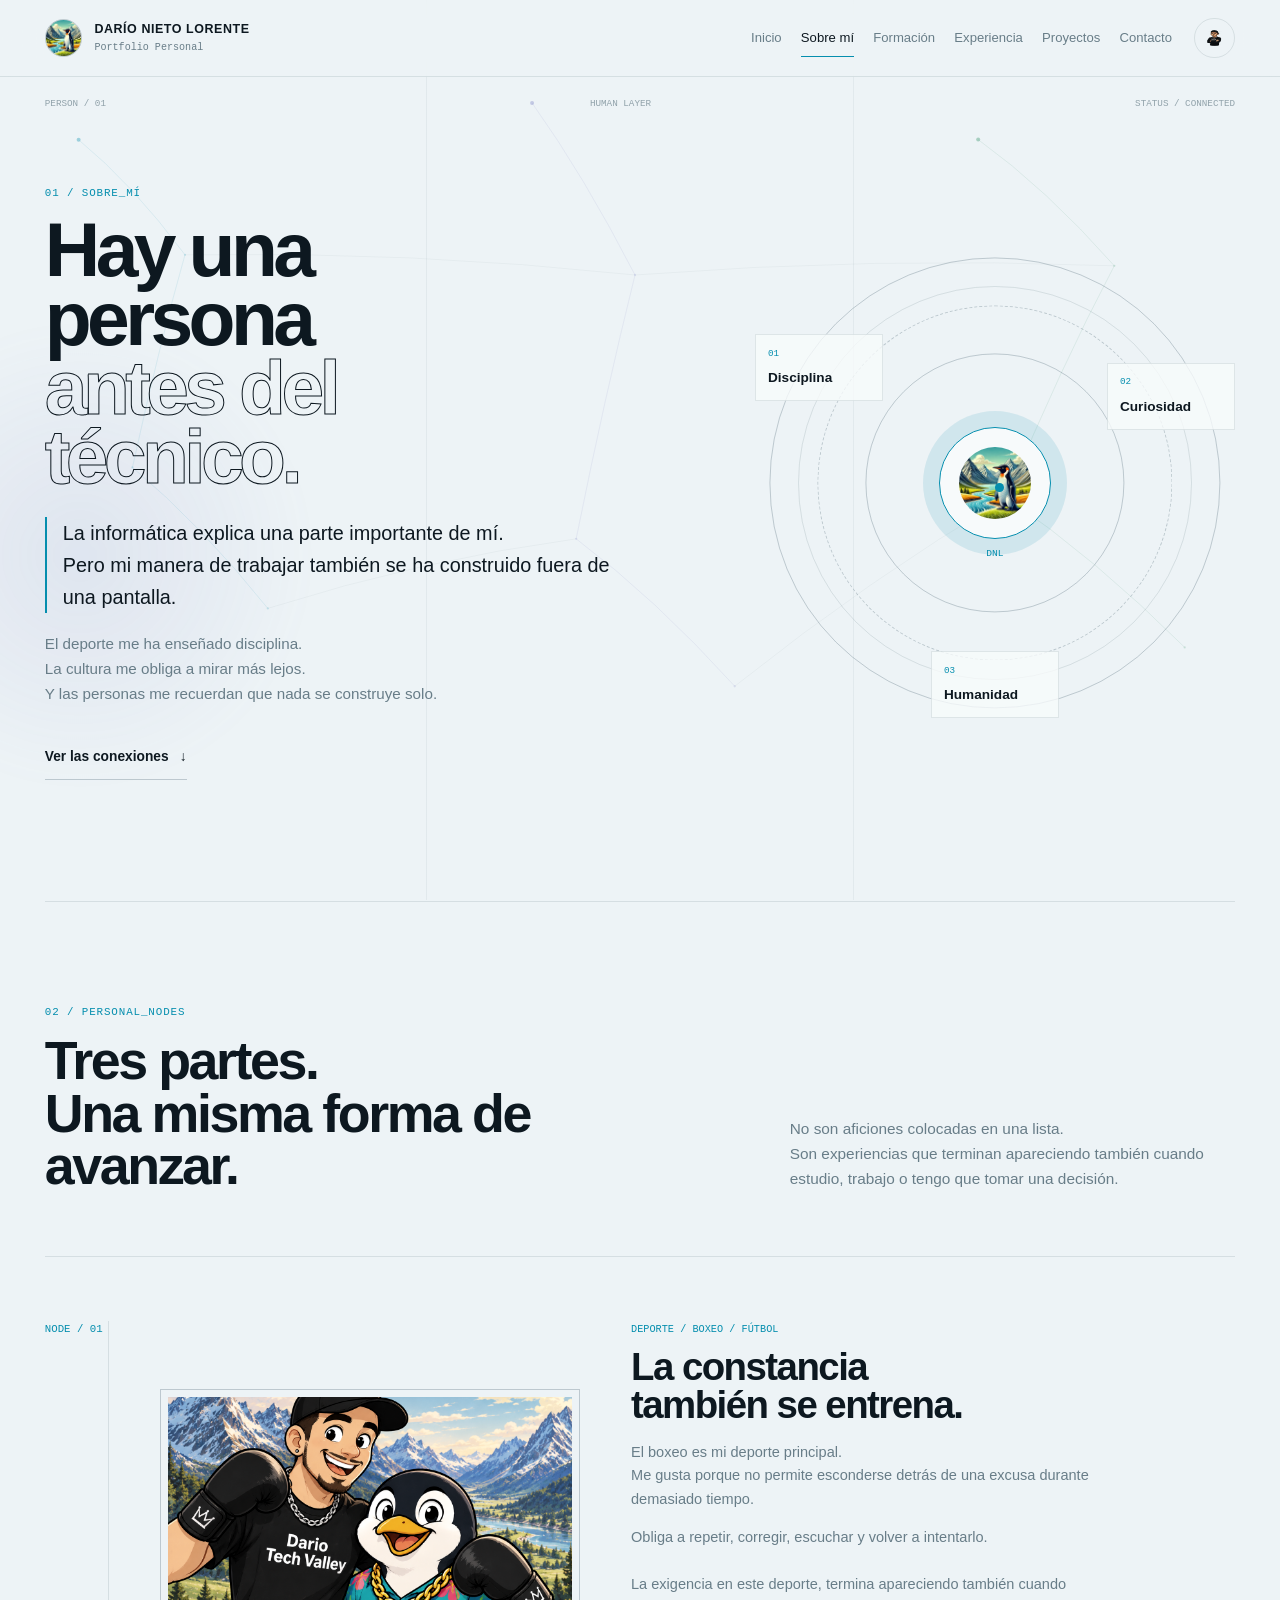
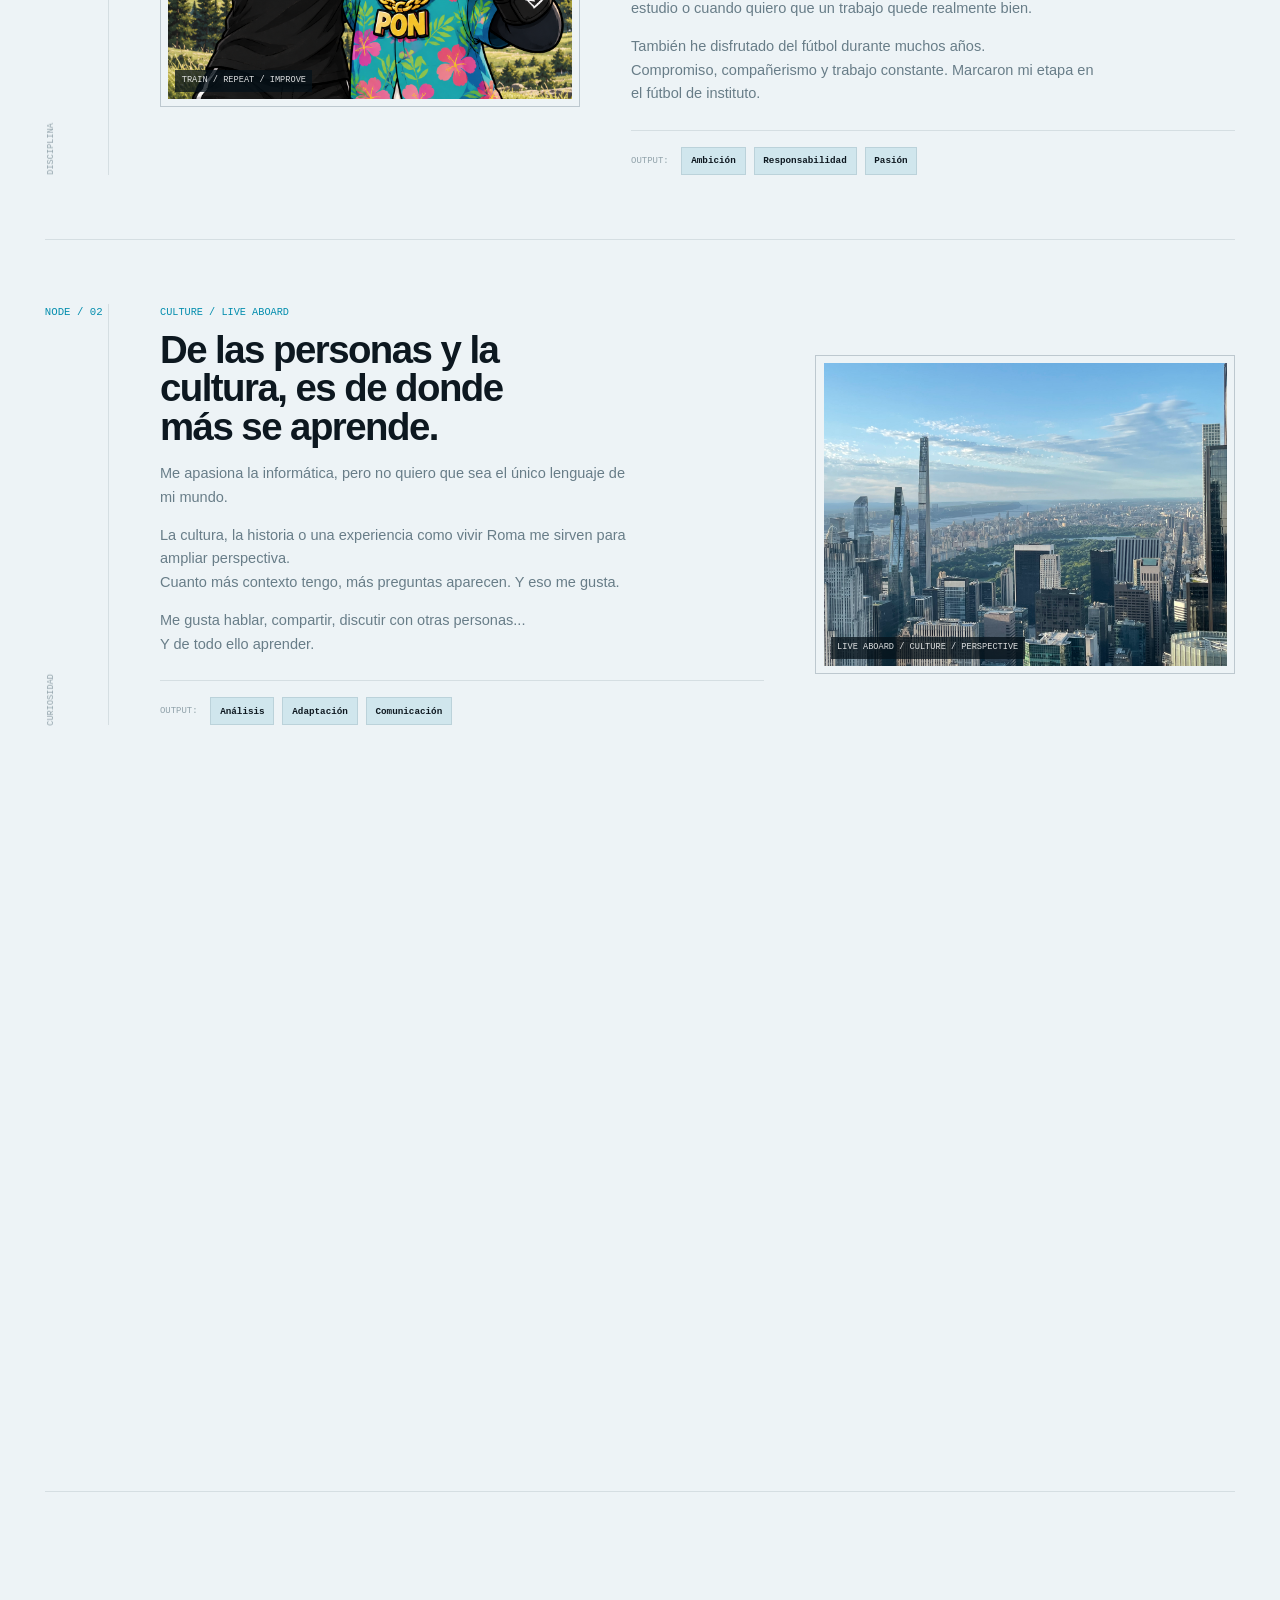
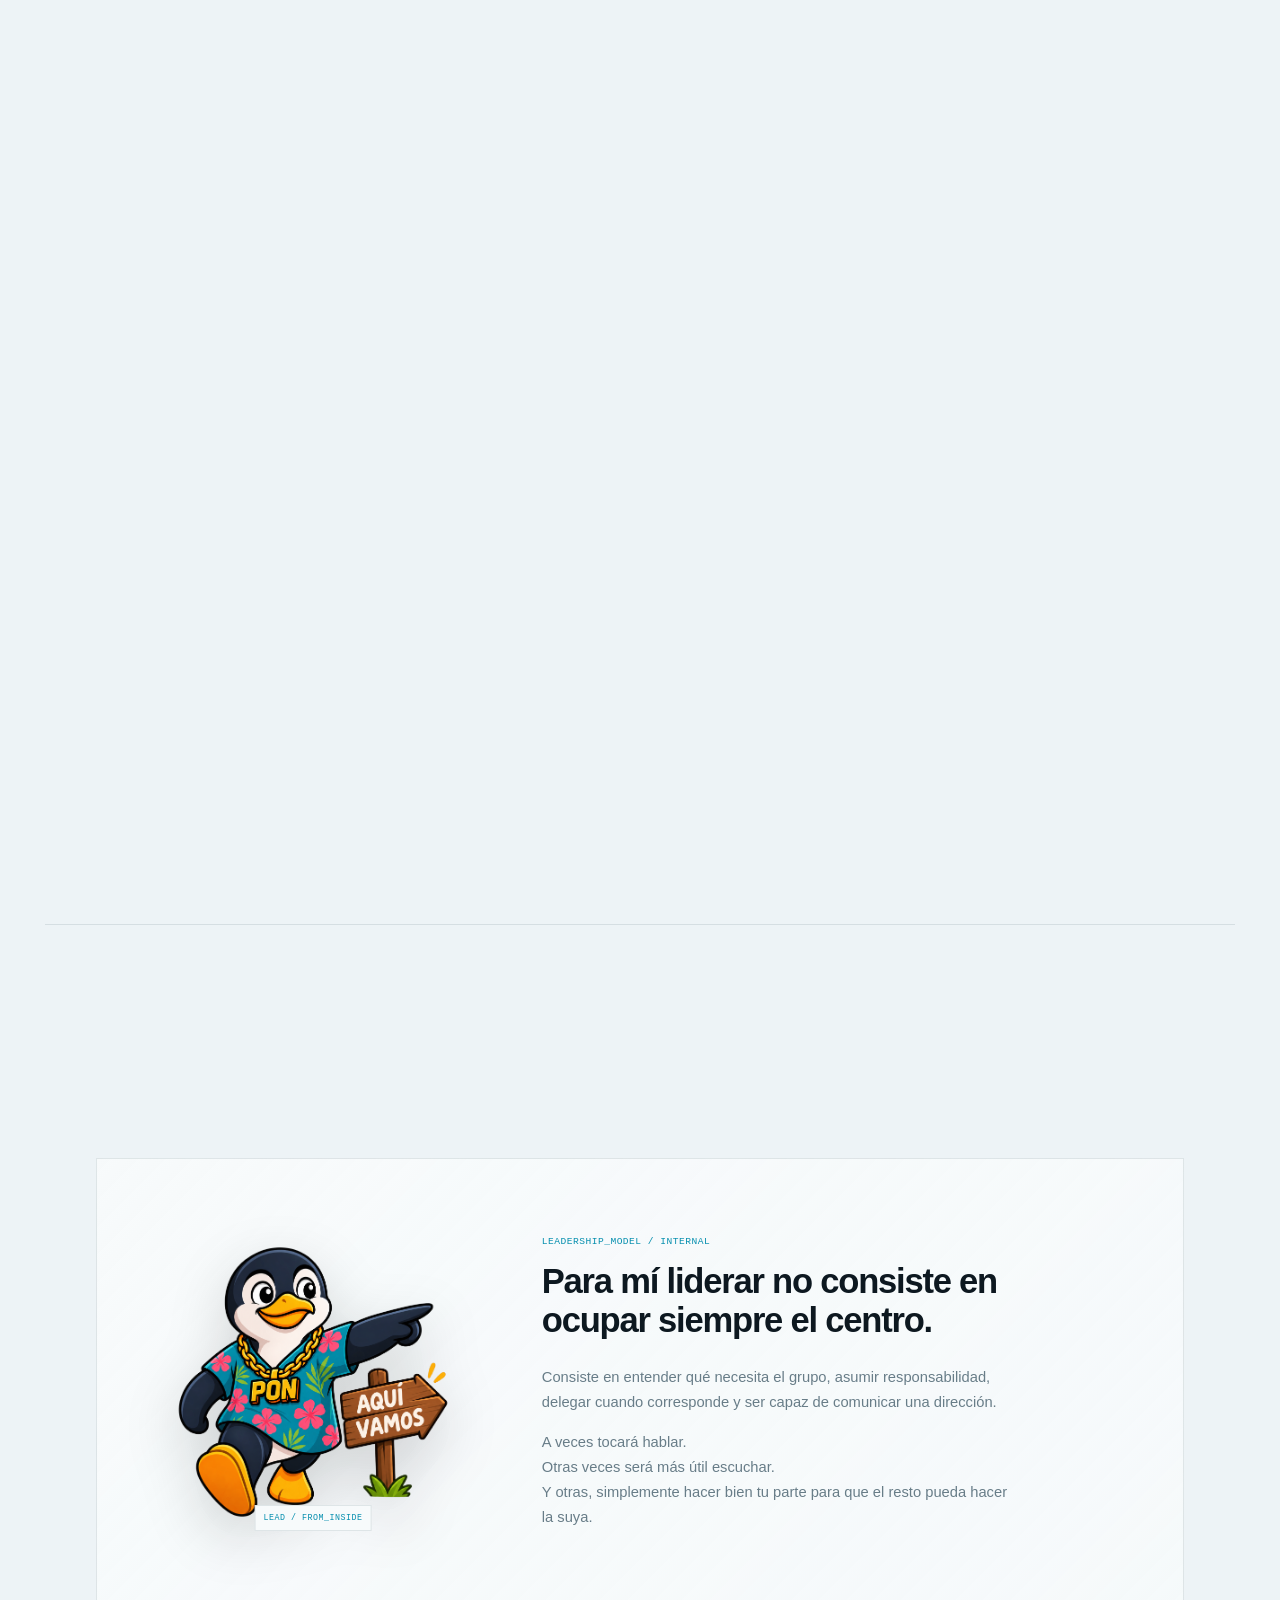
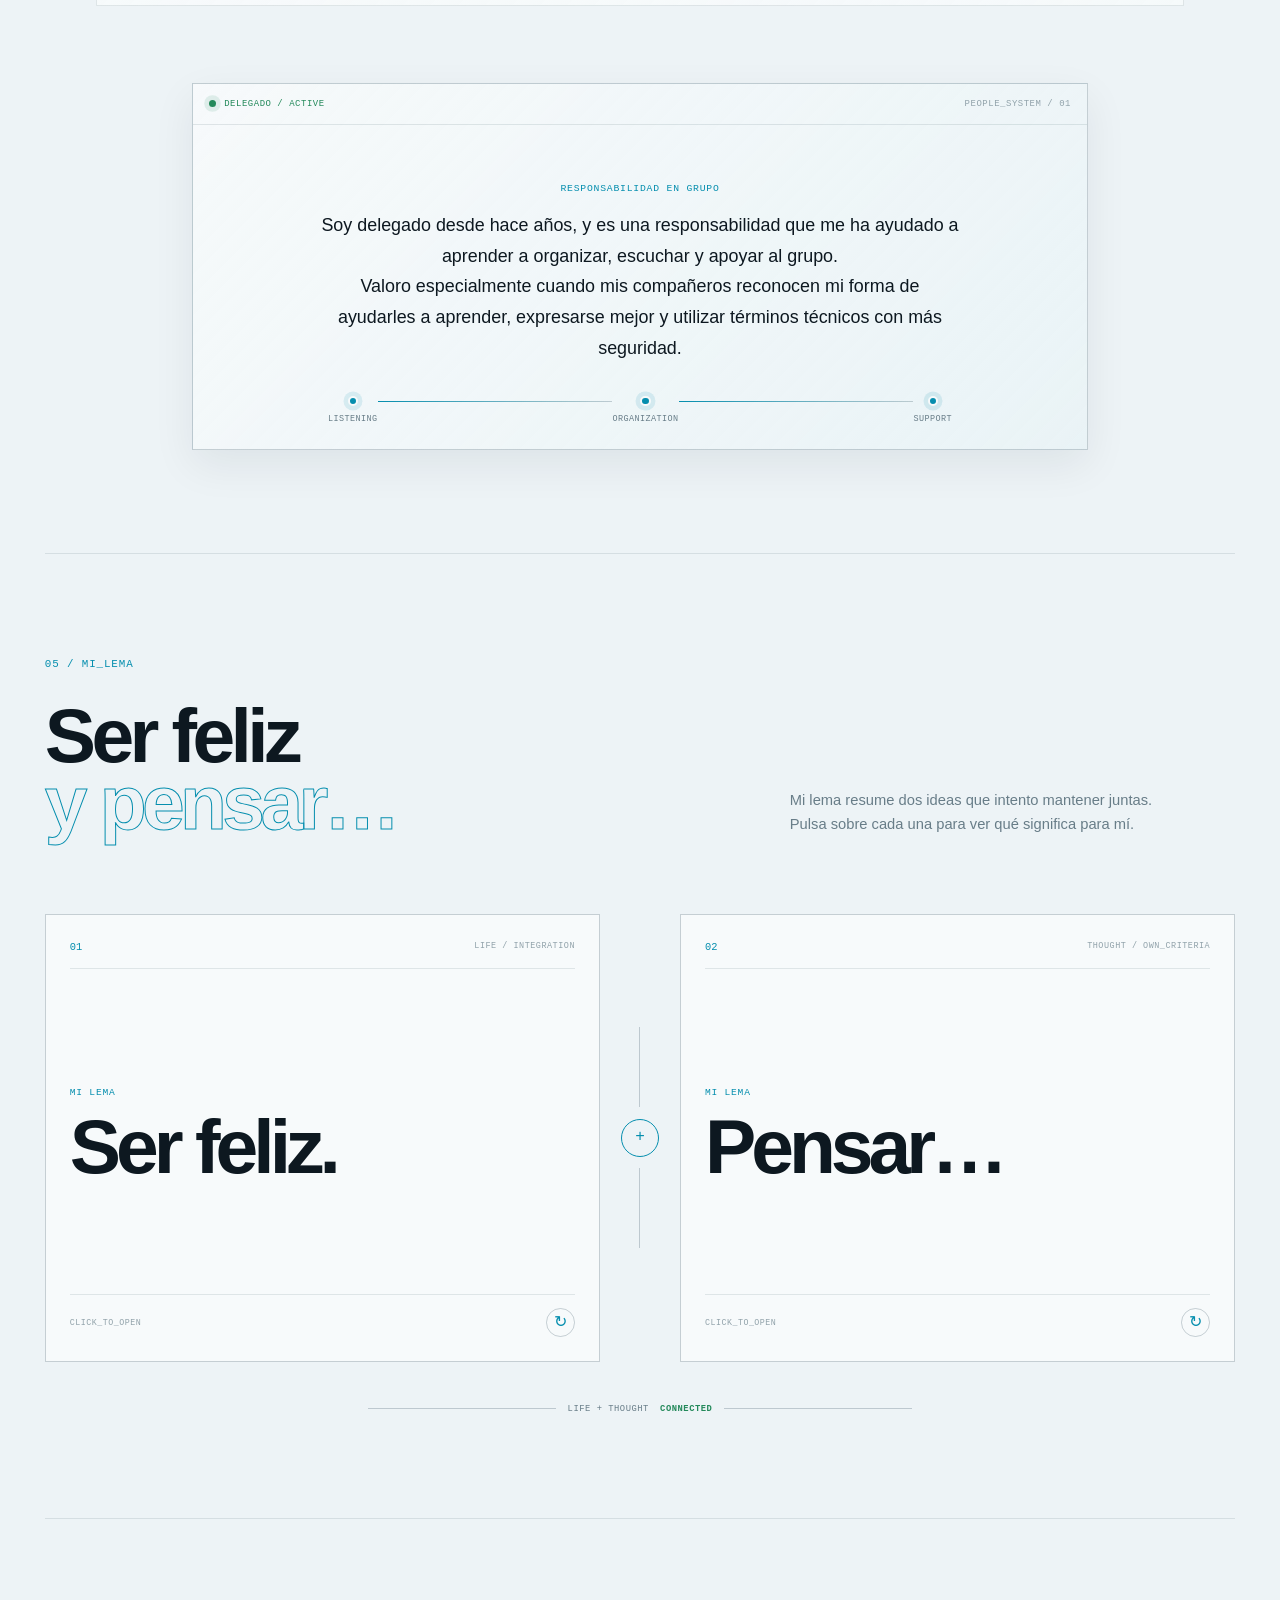
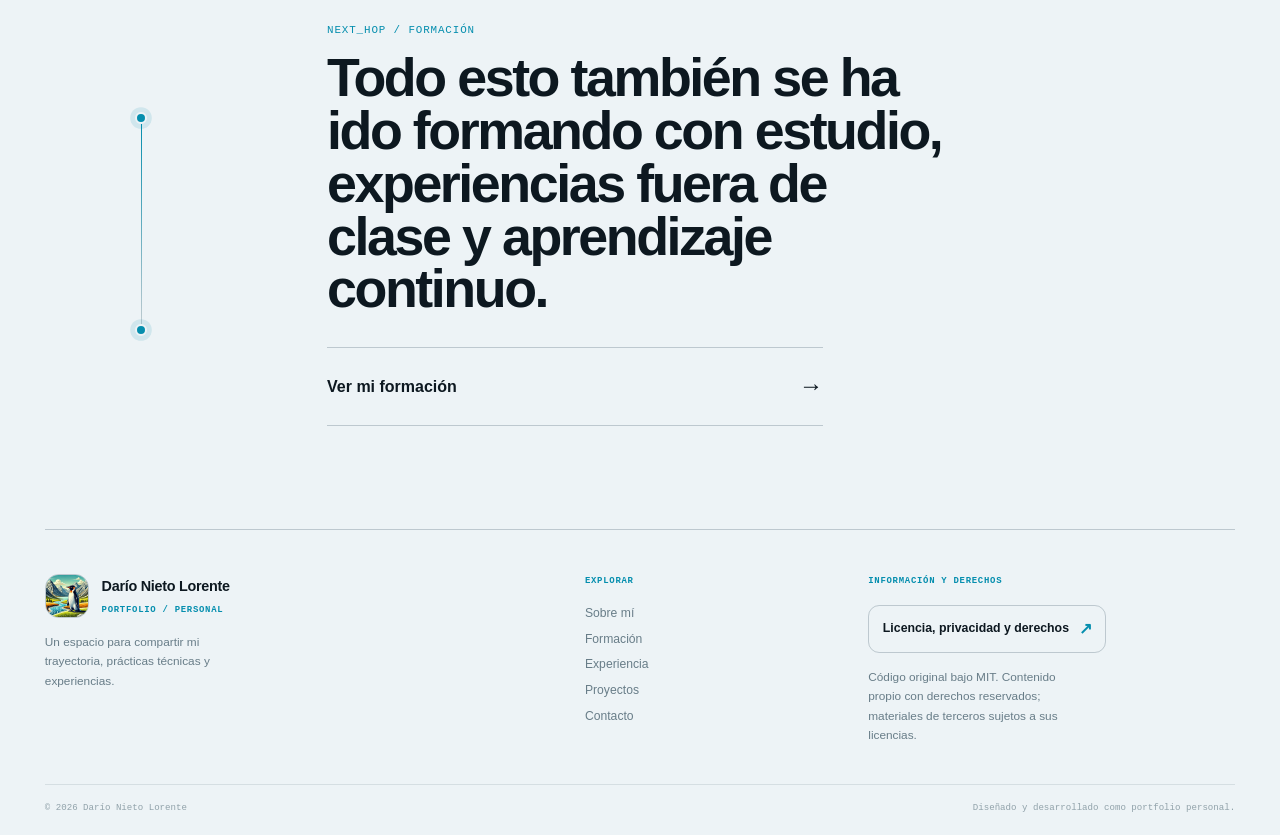
<file: sobre-mi.html>
<!DOCTYPE html>
<html lang="es" data-theme="light">

<head>
<meta charset="UTF-8">

    <meta
        name="viewport"
        content="width=device-width, initial-scale=1.0"
    >

    <meta
        name="description"
        content="Conoce la parte personal de Darío Nieto Lorente: Disciplina, cultura, Humanidad, habilidades blandas y forma de entender el liderazgo."
    >

    <meta
        name="author"
        content="Darío Nieto Lorente"
    >

    <meta
        name="theme-color"
        content="#edf3f6"
    >

    <title>
        Sobre mí · Darío Nieto Lorente
    </title>

    <link
        rel="icon"
        href="assets/img/avatar/icono.jpg"
    >

    <link
        rel="stylesheet"
        href="assets/css/sobre-mi.css"
    >
    <link
    rel="stylesheet"
    href="assets/css/shared.css"
    >

    <script
    src="assets/js/main.js"
    defer
></script>

    <script
        src="assets/js/sobre-mi.js"
        defer
    ></script>
</head>


<body>

    <a
        class="skip-link"
        href="#contenido"
    >
        Saltar al contenido
    </a>


    <!-- =====================================================
         FONDO
         ===================================================== -->

    <canvas
        class="personal-background"
        data-personal-background
        aria-hidden="true"
    ></canvas>


    <!-- =====================================================
         HEADER
         ===================================================== -->

    <header class="site-header">

        <div class="site-header__inner">

            <a
                class="brand"
                href="index.html"
                aria-label="Ir al Inicio"
            >

                <img
                    class="brand__avatar"
                    src="assets/img/avatar/icono.jpg"
                    alt=""
                >

                <span class="brand__identity">

                    <strong>
                        DARÍO NIETO LORENTE
                    </strong>

                    <span>
                        Portfolio Personal
                    </span>

                </span>

            </a>


            <nav
                class="site-nav"
                data-navigation
                aria-label="Navegación principal"
            >

                <a
                    class="site-nav__link"
                    href="index.html"
                >
                    Inicio
                </a>

                <a
                    class="site-nav__link is-active"
                    href="sobre-mi.html"
                    aria-current="page"
                >
                    Sobre mí
                </a>

                <a
                    class="site-nav__link"
                    href="formacion.html"
                >
                    Formación
                </a>

                <a
                    class="site-nav__link"
                    href="experiencia.html"
                >
                    Experiencia
                </a>

                <a
                    class="site-nav__link"
                    href="proyectos.html"
                >
                    Proyectos
                </a>

                <a
                    class="site-nav__link"
                    href="contacto.html"
                >
                    Contacto
                </a>

            </nav>


            <div class="site-header__actions">

                <button
                    class="theme-toggle"
                    type="button"
                    data-theme-toggle
                    aria-label="Activar modo oscuro"
                    title="Cambiar modo de visualización"
                >

                    <img
                        class="theme-toggle__icon theme-toggle__icon--light"
                        src="assets/img/iconos/modo-claro.svg"
                        alt=""
                    >

                    <img
                        class="theme-toggle__icon theme-toggle__icon--dark"
                        src="assets/img/iconos/modo-oscuro.svg"
                        alt=""
                    >

                </button>


                <button
                    class="menu-toggle"
                    type="button"
                    data-menu-toggle
                    aria-expanded="false"
                    aria-label="Abrir menú"
                >

                    <span></span>
                    <span></span>
                    <span></span>

                </button>

            </div>

        </div>

    </header>


    <main id="contenido">


        <!-- =================================================
             01 · HERO
             ================================================= -->

        <section class="about-hero">

            <div
                class="about-hero__index"
                aria-hidden="true"
            >
                <span>PERSON / 01</span>
                <span>HUMAN LAYER</span>
                <span>STATUS / CONNECTED</span>
            </div>


            <div class="about-hero__content">

                <p class="section-code">
                    01 / SOBRE_MÍ
                </p>


                <h1>
                    Hay una persona
                    <span>
                        antes del técnico.
                    </span>
                </h1>


                <p class="about-hero__lead">
                    La informática explica una parte importante de mí.
                    <br>
                    Pero mi manera de trabajar también se ha construido fuera
                    de una pantalla.
                </p>


                <p class="about-hero__text">
                    El deporte me ha enseñado disciplina.
                    <br>
                    La cultura me obliga a mirar más lejos.
                    <br>
                    Y las personas me recuerdan que nada se construye solo.
                </p>


                <a
                    class="action-link"
                    href="#tres-ejes"
                >
                    Ver las conexiones
                    <span aria-hidden="true">↓</span>
                </a>

            </div>


            <div
                class="identity-map"
                data-identity-map
                aria-hidden="true"
            >

                <div class="identity-map__orbit identity-map__orbit--one"></div>

                <div class="identity-map__orbit identity-map__orbit--two"></div>

                <div class="identity-map__orbit identity-map__orbit--three"></div>


                <div class="identity-map__core">

                    <img
                        src="assets/img/avatar/icono.jpg"
                        alt=""
                    >

                    <span>
                        DNL
                    </span>

                </div>


                <div class="identity-map__node identity-map__node--discipline">

                    <span>01</span>

                    <strong>
                        Disciplina
                    </strong>

                </div>


                <div class="identity-map__node identity-map__node--curiosity">

                    <span>02</span>

                    <strong>
                        Curiosidad
                    </strong>

                </div>


                <div class="identity-map__node identity-map__node--people">

                    <span>03</span>

                    <strong>
                        Humanidad
                    </strong>

                </div>


                <span class="identity-map__packet"></span>

            </div>

        </section>



        <!-- =================================================
             02 · TRES EJES
             ================================================= -->

        <section
            class="axes-section"
            id="tres-ejes"
        >

            <header
                class="section-heading"
                data-reveal
            >

                <div>

                    <p class="section-code">
                        02 / PERSONAL_NODES
                    </p>

                    <h2>
                        Tres partes.
                        <br>
                        Una misma forma de avanzar.
                    </h2>

                </div>


                <p>
                    No son aficiones colocadas en una lista.
                    <br>
                    Son experiencias que terminan apareciendo también cuando
                    estudio, trabajo o tengo que tomar una decisión.
                </p>

            </header>



            <!-- =============================================
                 DISCIPLINA
                 ============================================= -->

            <article
                class="personal-axis personal-axis--discipline"
                data-personal-axis="discipline"
                data-reveal
            >

                <div class="personal-axis__meta">

                    <span>
                        NODE / 01
                    </span>

                    <p>
                        DISCIPLINA
                    </p>

                </div>


                <figure class="personal-axis__photo">

                    <div class="personal-axis__image-frame">

                        <img
                            src="assets/img/personal/dario-deporte.png"
                            alt="Darío practicando deporte"
                        >

                        <span
                            class="personal-axis__coordinate"
                            aria-hidden="true"
                        >
                            TRAIN / REPEAT / IMPROVE
                        </span>

                    </div>

                </figure>


                <div class="personal-axis__content">

                    <p class="personal-axis__label">
                        Deporte / Boxeo / Fútbol
                    </p>

                    <h3>
                        La constancia también se entrena.
                    </h3>

                    <p>
                        El boxeo es mi deporte principal.
                        <br>
                        Me gusta porque no permite esconderse detrás de una
                        excusa durante demasiado tiempo.
                    </p>

                    <p>
                        Obliga a repetir, corregir, escuchar y volver a intentarlo.
                        <br><br>
                        La exigencia en este deporte, termina apareciendo también cuando estudio o cuando quiero que un trabajo quede realmente bien.
                    </p>

                    <p>
                        También he disfrutado del fútbol durante muchos años.
                        <br>
                        Compromiso, compañerismo y trabajo constante. Marcaron mi etapa en el fútbol de instituto.
                    </p>


                    <div class="personal-axis__output">

                        <span>
                            OUTPUT:
                        </span>

                        <strong>
                            Ambición
                        </strong>

                        <strong>
                            Responsabilidad
                        </strong>

                        <strong>
                            Pasión
                        </strong>

                    </div>

                </div>

            </article>



            <!-- =============================================
                 CURIOSIDAD
                 ============================================= -->

            <article
                class="personal-axis personal-axis--curiosity"
                data-personal-axis="curiosity"
                data-reveal
            >

                <div class="personal-axis__meta">

                    <span>
                        NODE / 02
                    </span>

                    <p>
                        CURIOSIDAD
                    </p>

                </div>


                <figure class="personal-axis__photo">

                    <div class="personal-axis__image-frame">

                        <img
                            src="assets/img/personal/dario-cultura.jpeg"
                            alt="Darío durante su estancia en Roma"
                        >

                        <span
                            class="personal-axis__coordinate"
                            aria-hidden="true"
                        >
                            LIVE ABOARD / CULTURE / PERSPECTIVE
                        </span>

                    </div>

                </figure>


                <div class="personal-axis__content">

                    <p class="personal-axis__label">
                        Culture / Live Aboard
                    </p>

                    <h3>
                        De las personas y la cultura, es de donde más se aprende.
                    </h3>

                    <p>
                        Me apasiona la informática, pero no quiero que sea el
                        único lenguaje de mi mundo.
                    </p>

                    <p>
                        La cultura, la historia o una experiencia como
                        vivir Roma me sirven para ampliar perspectiva.
                        <br>
                        Cuanto más contexto tengo, más preguntas aparecen.
                        Y eso me gusta.
                    </p>

                    <p>
                        Me gusta hablar, compartir, discutir con otras personas...
                        <br> 
                        Y de todo ello aprender.
                    </p>


                    <div class="personal-axis__output">

                        <span>
                            OUTPUT:
                        </span>

                        <strong>
                            Análisis
                        </strong>

                        <strong>
                            Adaptación
                        </strong>

                        <strong>
                            Comunicación
                        </strong>

                    </div>

                </div>

            </article>



            <!-- =============================================
                 Humanidad
                 ============================================= -->

            <article
                class="personal-axis personal-axis--people"
                data-personal-axis="people"
                data-reveal
            >

                <div class="personal-axis__meta">

                    <span>
                        NODE / 03
                    </span>

                    <p>
                        Humanidad
                    </p>

                </div>


                <figure class="personal-axis__photo">

                    <div class="personal-axis__image-frame">

                        <img
                            src="assets/img/personal/dario-personas.jpeg"
                            alt="Darío compartiendo tiempo con personas importantes para él"
                        >

                        <span
                            class="personal-axis__coordinate"
                            aria-hidden="true"
                        >
                            PEOPLE / LISTEN / CONNECT
                        </span>

                    </div>

                </figure>


                <div class="personal-axis__content">

                    <p class="personal-axis__label">
                        Familia / Amigos / Naturaleza
                    </p>

                    <h3>
                        Crecer sin desconectarse de los demás.
                    </h3>

                    <p>
                        Mi familia, mis amigos y los momentos fuera de la rutina
                        son una parte importante de cómo entiendo el equilibrio.
                    </p>

                    <p>
                        También me han enseñado algo que considero muy útil
                        profesionalmente.
                        <br><br>
                        Saber escuchar, comunicar una idea y entender que no
                        todo el mundo necesita recibirla de la misma manera.
                    </p>

                    <p>
                        Destaco la naturaleza. Para mi, pasar tiempo en ella es de lo mejor.
                        <br>
                        Junto tranquilidad, reflexiones, momentos con mis amigos y con otros montañeros, aventuras y eso me da felicidad.
                    </p>

                    <div class="personal-axis__output">

                        <span>
                            OUTPUT:
                        </span>

                        <strong>
                            Comunicación
                        </strong>

                        <strong>
                            Adaptación
                        </strong>

                        <strong>
                            Liderazgo
                        </strong>

                    </div>

                </div>

            </article>

        </section>



        <!-- =================================================
             03 · CONSTELACIÓN DE HABILIDADES
             ================================================= -->

        <section class="skills-section">

            <header
                class="section-heading"
                data-reveal
            >

                <div>

                    <p class="section-code">
                        03 / BEHAVIOUR_MAP
                    </p>

                    <h2>
                        Las habilidades blandas
                        también tienen origen.
                    </h2>

                </div>


                <p>
                    No quiero presentarlas como seis palabras aisladas.
                    <br>
                    Cada una se alimenta de experiencias y contextos diferentes.
                </p>

            </header>


            <div
                class="skills-map"
                data-skills-map
                data-active-skill="ambition"
                data-reveal
            >

                <svg
                    class="skills-map__lines"
                    viewBox="0 0 1000 580"
                    preserveAspectRatio="none"
                    aria-hidden="true"
                >

                    <!-- AMBICIÓN -->

                    <path
                        data-skill-line="ambition"
                        data-axis-link="discipline"
                        d="M170 115 C260 130 300 180 410 230"
                    />


                    <!-- RESPONSABILIDAD -->

                    <path
                        data-skill-line="responsibility"
                        data-axis-link="discipline"
                        d="M110 290 C220 280 300 250 410 230"
                    />

                    <path
                        data-skill-line="responsibility"
                        data-axis-link="people"
                        d="M110 290 C330 370 580 380 805 410"
                    />


                    <!-- ORGANIZACIÓN -->

                    <path
                        data-skill-line="organization"
                        data-axis-link="discipline"
                        d="M215 490 C270 390 330 280 410 230"
                    />

                    <path
                        data-skill-line="organization"
                        data-axis-link="curiosity"
                        d="M215 490 C375 405 515 315 610 190"
                    />


                    <!-- COMUNICACIÓN -->

                    <path
                        data-skill-line="communication"
                        data-axis-link="curiosity"
                        d="M820 110 C745 125 675 145 610 190"
                    />

                    <path
                        data-skill-line="communication"
                        data-axis-link="people"
                        d="M820 110 C860 220 850 310 805 410"
                    />


                    <!-- ADAPTACIÓN -->

                    <path
                        data-skill-line="adaptation"
                        data-axis-link="discipline"
                        d="M880 280 C700 250 570 235 410 230"
                    />

                    <path
                        data-skill-line="adaptation"
                        data-axis-link="curiosity"
                        d="M880 280 C760 245 690 220 610 190"
                    />

                    <path
                        data-skill-line="adaptation"
                        data-axis-link="people"
                        d="M880 280 C855 330 830 375 805 410"
                    />


                    <!-- LIDERAZGO -->

                    <path
                        data-skill-line="leadership"
                        data-axis-link="people"
                        d="M755 505 C775 470 790 440 805 410"
                    />

                </svg>


                <!-- EJES -->

                <div
                    class="skills-map__axis skills-map__axis--discipline"
                    data-axis="discipline"
                >

                    <span>01</span>

                    <strong>
                        Disciplina
                    </strong>

                </div>


                <div
                    class="skills-map__axis skills-map__axis--curiosity"
                    data-axis="curiosity"
                >

                    <span>02</span>

                    <strong>
                        Curiosidad
                    </strong>

                </div>


                <div
                    class="skills-map__axis skills-map__axis--people"
                    data-axis="people"
                >

                    <span>03</span>

                    <strong>
                        Humanidad
                    </strong>

                </div>



                <!-- SKILLS -->

                <button
                    class="skill-node skill-node--ambition is-active"
                    type="button"
                    data-skill="ambition"
                    data-skill-title="Ambición"
                    data-skill-axes="discipline"
                    data-skill-text="Querer avanzar sin conformarme únicamente con cumplir."
                >

                    <span>
                        01
                    </span>

                    <strong>
                        Ambición
                    </strong>

                </button>


                <button
                    class="skill-node skill-node--responsibility"
                    type="button"
                    data-skill="responsibility"
                    data-skill-title="Responsabilidad"
                    data-skill-axes="discipline people"
                    data-skill-text="Responder por lo que hago y por la parte del trabajo que depende de mí."
                >

                    <span>
                        02
                    </span>

                    <strong>
                        Responsabilidad
                    </strong>

                </button>


                <button
                    class="skill-node skill-node--organization"
                    type="button"
                    data-skill="organization"
                    data-skill-title="Organización y análisis"
                    data-skill-axes="discipline curiosity"
                    data-skill-text="Separar un problema, ordenar sus partes y decidir qué merece atención primero."
                >

                    <span>
                        03
                    </span>

                    <strong>
                        Organización
                        <br>
                        y análisis
                    </strong>

                </button>


                <button
                    class="skill-node skill-node--communication"
                    type="button"
                    data-skill="communication"
                    data-skill-title="Comunicación"
                    data-skill-axes="curiosity people"
                    data-skill-text="Explicar una idea con claridad y adaptar el mensaje a quien tengo delante."
                >

                    <span>
                        04
                    </span>

                    <strong>
                        Comunicación
                    </strong>

                </button>


                <button
                    class="skill-node skill-node--adaptation"
                    type="button"
                    data-skill="adaptation"
                    data-skill-title="Adaptación"
                    data-skill-axes="discipline curiosity people"
                    data-skill-text="Moverme entre situaciones diferentes sin perder el objetivo ni dejar de aprender."
                >

                    <span>
                        05
                    </span>

                    <strong>
                        Adaptación
                    </strong>

                </button>


                <button
                    class="skill-node skill-node--leadership"
                    type="button"
                    data-skill="leadership"
                    data-skill-title="Liderazgo"
                    data-skill-axes="people"
                    data-skill-text="Ayudar a que el grupo avance sin necesidad de convertir el liderazgo en protagonismo."
                >

                    <span>
                        06
                    </span>

                    <strong>
                        Liderazgo
                    </strong>

                </button>


                <div class="skills-map__output">

                    <p>
                        ACTIVE_SKILL
                    </p>

                    <strong data-skill-output-title>
                        Ambición
                    </strong>

                    <span data-skill-output-text>
                        Querer avanzar sin conformarme únicamente con cumplir.
                    </span>

                </div>

            </div>

        </section>



        <!-- =================================================
             04 · LIDERAZGO / PRINCIPIOS
             ================================================= -->

        <section class="principles-section">

            <div
                class="principles-section__header"
                data-reveal
            >

                <p class="section-code">
                    04 / PRINCIPLES
                </p>

                <h2>
                    Liderar desde dentro.
                </h2>

            </div>


            <div class="principles-layout">

    <div
        class="leadership-block"
        data-reveal
    >

        <div
            class="leadership-block__visual"
            aria-hidden="true"
        >

            <div class="leadership-block__signal">

                <span></span>
                <span></span>
                <span></span>

            </div>

            <img
                src="assets/img/avatar/dario-liderar.png"
                alt=""
            >

            <span class="leadership-block__visual-label">
                LEAD / FROM_INSIDE
            </span>

        </div>


        <div class="leadership-block__content">

            <p class="leadership-block__label">
                LEADERSHIP_MODEL / INTERNAL
            </p>

            <p class="leadership-block__lead">
                Para mí liderar no consiste en ocupar siempre el centro.
            </p>

            <p>
                Consiste en entender qué necesita el grupo, asumir
                responsabilidad, delegar cuando corresponde y ser capaz
                de comunicar una dirección.
            </p>

            <p>
                A veces tocará hablar.
                <br>
                Otras veces será más útil escuchar.
                <br>
                Y otras, simplemente hacer bien tu parte para que el
                resto pueda hacer la suya.
            </p>

        </div>

    </div>

</div>

            <div class="delegate-signal" data-reveal>

                <div class="delegate-signal__top">

                    <span class="delegate-signal__status">
                        <i></i>
                        DELEGADO / ACTIVE
                    </span>

                    <span>
                        PEOPLE_SYSTEM / 01
                    </span>

                </div>

                <div class="delegate-signal__content">

                    <p class="delegate-signal__label">
                        RESPONSABILIDAD EN GRUPO
                    </p>

                    <p class="delegate-signal__text">
                        Soy delegado desde hace años, y es una responsabilidad que me
                        ha ayudado a aprender a organizar, escuchar y apoyar al grupo.
                        <br>
                        Valoro especialmente cuando mis compañeros reconocen mi forma
                        de ayudarles a aprender, expresarse mejor y utilizar términos
                        técnicos con más seguridad.
                    </p>

                </div>


                <div class="delegate-signal__route" aria-hidden="true">

                    <div>
                        <span></span>
                        <small>LISTENING</small>
                    </div>

                    <i></i>

                    <div>
                        <span></span>
                        <small>ORGANIZATION</small>
                    </div>

                    <i></i>

                    <div>
                        <span></span>
                        <small>SUPPORT</small>
                    </div>

                </div>
            </div>

        </section>

<!-- =================================================
     05 · MI LEMA
     ================================================= -->

<section
    class="motto-section"
    data-motto-section
>

    <header
        class="motto-section__header"
        data-reveal
    >

        <p class="section-code">
            05 / MI_LEMA
        </p>

        <h2>
            Ser feliz
            <span>y pensar…</span>
        </h2>

        <p>
            Mi lema resume dos ideas que intento mantener juntas.
            <br>
            Pulsa sobre cada una para ver qué significa para mí.
        </p>

    </header>


    <div class="motto-flips">


        <!-- =============================================
             SER FELIZ
             ============================================= -->

        <article
            class="motto-flip"
            data-flip-card
            data-reveal
        >

            <button
                class="motto-flip__button"
                type="button"
                aria-pressed="false"
                aria-label="Ver qué significa para Darío ser feliz"
            >

                <span class="motto-flip__inner">


                    <!-- FRONTAL -->

                    <span class="motto-flip__face motto-flip__face--front">

                        <span class="motto-flip__top">

                            <span>
                                01
                            </span>

                            <small>
                                LIFE / INTEGRATION
                            </small>

                        </span>


                        <span class="motto-flip__front-content">

                            <small>
                                MI LEMA
                            </small>

                            <strong>
                                Ser feliz.
                            </strong>

                        </span>


                        <span class="motto-flip__action">

                            <span>
                                CLICK_TO_OPEN
                            </span>

                            <i>
                                ↻
                            </i>

                        </span>

                    </span>


                    <!-- TRASERA -->

                    <span class="motto-flip__face motto-flip__face--back">

                        <span class="motto-flip__top">

                            <span>
                                01
                            </span>

                            <small>
                                LIFE / DECODED
                            </small>

                        </span>


                        <span class="motto-flip__back-content">

                            <small>
                                SER FELIZ
                            </small>

                            <strong>
                                Juntar las partes.
                            </strong>

                            <span class="motto-flip__description">
                                Para mí es saber integrar el trabajo,
                                las experiencias, las personas, lo que aprendo
                                y aquello que todavía quiero conseguir.
                            </span>

                        </span>


                        <span class="motto-flip__tags">

                            <span>Trabajo</span>
                            <span>Experiencias</span>
                            <span>Personas</span>
                            <span>Aprendizaje</span>

                        </span>


                        <span class="motto-flip__action">

                            <span>
                                CLICK_TO_RETURN
                            </span>

                            <i>
                                ↻
                            </i>

                        </span>

                    </span>

                </span>

            </button>

        </article>



        <!-- =============================================
             CONEXIÓN
             ============================================= -->

        <div
            class="motto-flips__connector"
            aria-hidden="true"
        >

            <span></span>

            <strong>
                +
            </strong>

            <span></span>

        </div>



        <!-- =============================================
             PENSAR
             ============================================= -->

        <article
            class="motto-flip"
            data-flip-card
            data-reveal
        >

            <button
                class="motto-flip__button"
                type="button"
                aria-pressed="false"
                aria-label="Ver qué significa para Darío pensar"
            >

                <span class="motto-flip__inner">


                    <!-- FRONTAL -->

                    <span class="motto-flip__face motto-flip__face--front">

                        <span class="motto-flip__top">

                            <span>
                                02
                            </span>

                            <small>
                                THOUGHT / OWN_CRITERIA
                            </small>

                        </span>


                        <span class="motto-flip__front-content">

                            <small>
                                MI LEMA
                            </small>

                            <strong>
                                Pensar…
                            </strong>

                        </span>


                        <span class="motto-flip__action">

                            <span>
                                CLICK_TO_OPEN
                            </span>

                            <i>
                                ↻
                            </i>

                        </span>

                    </span>


                    <!-- TRASERA -->

                    <span class="motto-flip__face motto-flip__face--back">

                        <span class="motto-flip__top">

                            <span>
                                02
                            </span>

                            <small>
                                THOUGHT / DECODED
                            </small>

                        </span>


                        <span class="motto-flip__back-content">

                            <small>
                                PENSAR
                            </small>

                            <strong>
                                Tener criterio propio.
                            </strong>

                            <span class="motto-flip__description">
                                Plantearme las cosas, entender por qué las hago
                                y no limitarme a seguir un camino simplemente
                                porque ya esté marcado.
                            </span>

                        </span>


                        <span class="motto-flip__prompt">

                            <span>
                                &gt; Plantear
                            </span>

                            <span>
                                &gt; Entender
                            </span>

                            <span>
                                &gt; Cuestionar
                            </span>

                            <span>
                                &gt; Decidir
                            </span>

                        </span>


                        <span class="motto-flip__action">

                            <span>
                                CLICK_TO_RETURN
                            </span>

                            <i>
                                ↻
                            </i>

                        </span>

                    </span>

                </span>

            </button>

        </article>

    </div>


    <div
        class="motto-section__result"
        data-reveal
    >

        <span></span>

        <p>
            LIFE + THOUGHT
        </p>

        <strong>
            CONNECTED
        </strong>

        <span></span>

    </div>

</section>



        <!-- =================================================
             06 · SIGUIENTE
             ================================================= -->

        <section
            class="next-section"
            data-reveal
        >

            <div class="next-section__route">

                <span class="next-section__route-dot"></span>

                <span class="next-section__route-line"></span>

                <span class="next-section__route-dot"></span>

            </div>


            <div class="next-section__content">

                <p class="section-code">
                    NEXT_HOP / FORMACIÓN
                </p>

                <h2>
                    Todo esto también se ha ido formando con estudio,
                    experiencias fuera de clase y aprendizaje continuo.
                </h2>


                <a
                    class="next-link"
                    href="formacion.html"
                >

                    <span>
                        Ver mi formación
                    </span>

                    <strong aria-hidden="true">
                        →
                    </strong>

                </a>

            </div>

        </section>

    </main>



    <!-- =====================================================
         FOOTER
         ===================================================== -->

        <footer class="site-footer" aria-label="Pie de página">
        <div class="site-footer__main">
            <div class="site-footer__brand">
                <a class="site-footer__home" href="index.html" aria-label="Volver al inicio">
                    <img src="assets/img/avatar/icono.jpg" alt="" width="44" height="44" loading="lazy">
                    <span>
                        <strong>Darío Nieto Lorente</strong>
                        <small>PORTFOLIO / PERSONAL</small>
                    </span>
                </a>
                <p>Un espacio para compartir mi trayectoria, prácticas técnicas y experiencias.</p>
            </div>
            <nav class="site-footer__nav" aria-label="Navegación del pie de página">
                <span class="site-footer__heading">EXPLORAR</span>
                <a href="sobre-mi.html">Sobre mí</a>
                <a href="formacion.html">Formación</a>
                <a href="experiencia.html">Experiencia</a>
                <a href="proyectos.html">Proyectos</a>
                <a href="contacto.html">Contacto</a>
            </nav>
            <div class="site-footer__info">
                <span class="site-footer__heading">INFORMACIÓN Y DERECHOS</span>
                <a class="site-footer__license" href="assets/docs/documentos/licencia.html">
                    Licencia, privacidad y derechos <span aria-hidden="true">↗</span>
                </a>
                <p>Código original bajo MIT. Contenido propio con derechos reservados; materiales de terceros sujetos a sus licencias.</p>
            </div>
        </div>
        <div class="site-footer__bottom">
            <small>© <span data-current-year>2026</span> Darío Nieto Lorente</small>
            <small>Diseñado y desarrollado como portfolio personal.</small>
        </div>
    </footer>

</body>

</html>
</file>
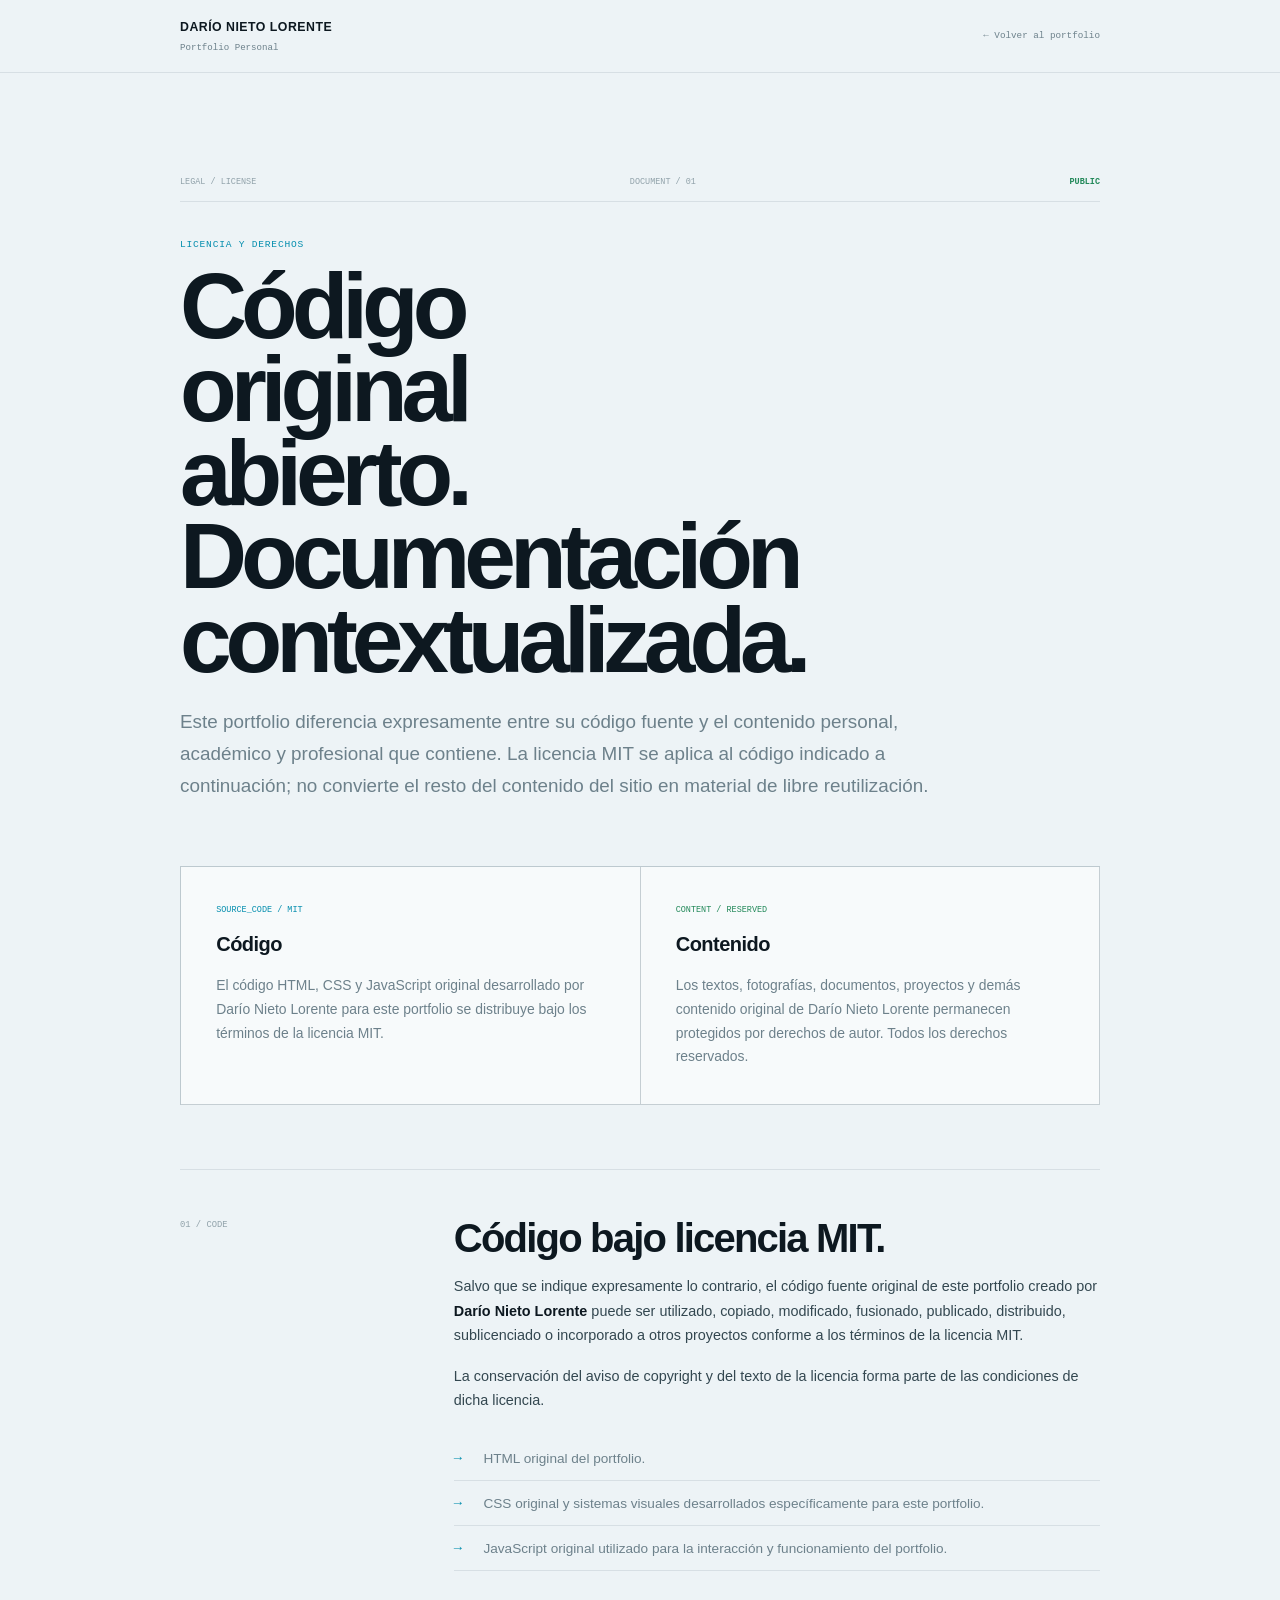
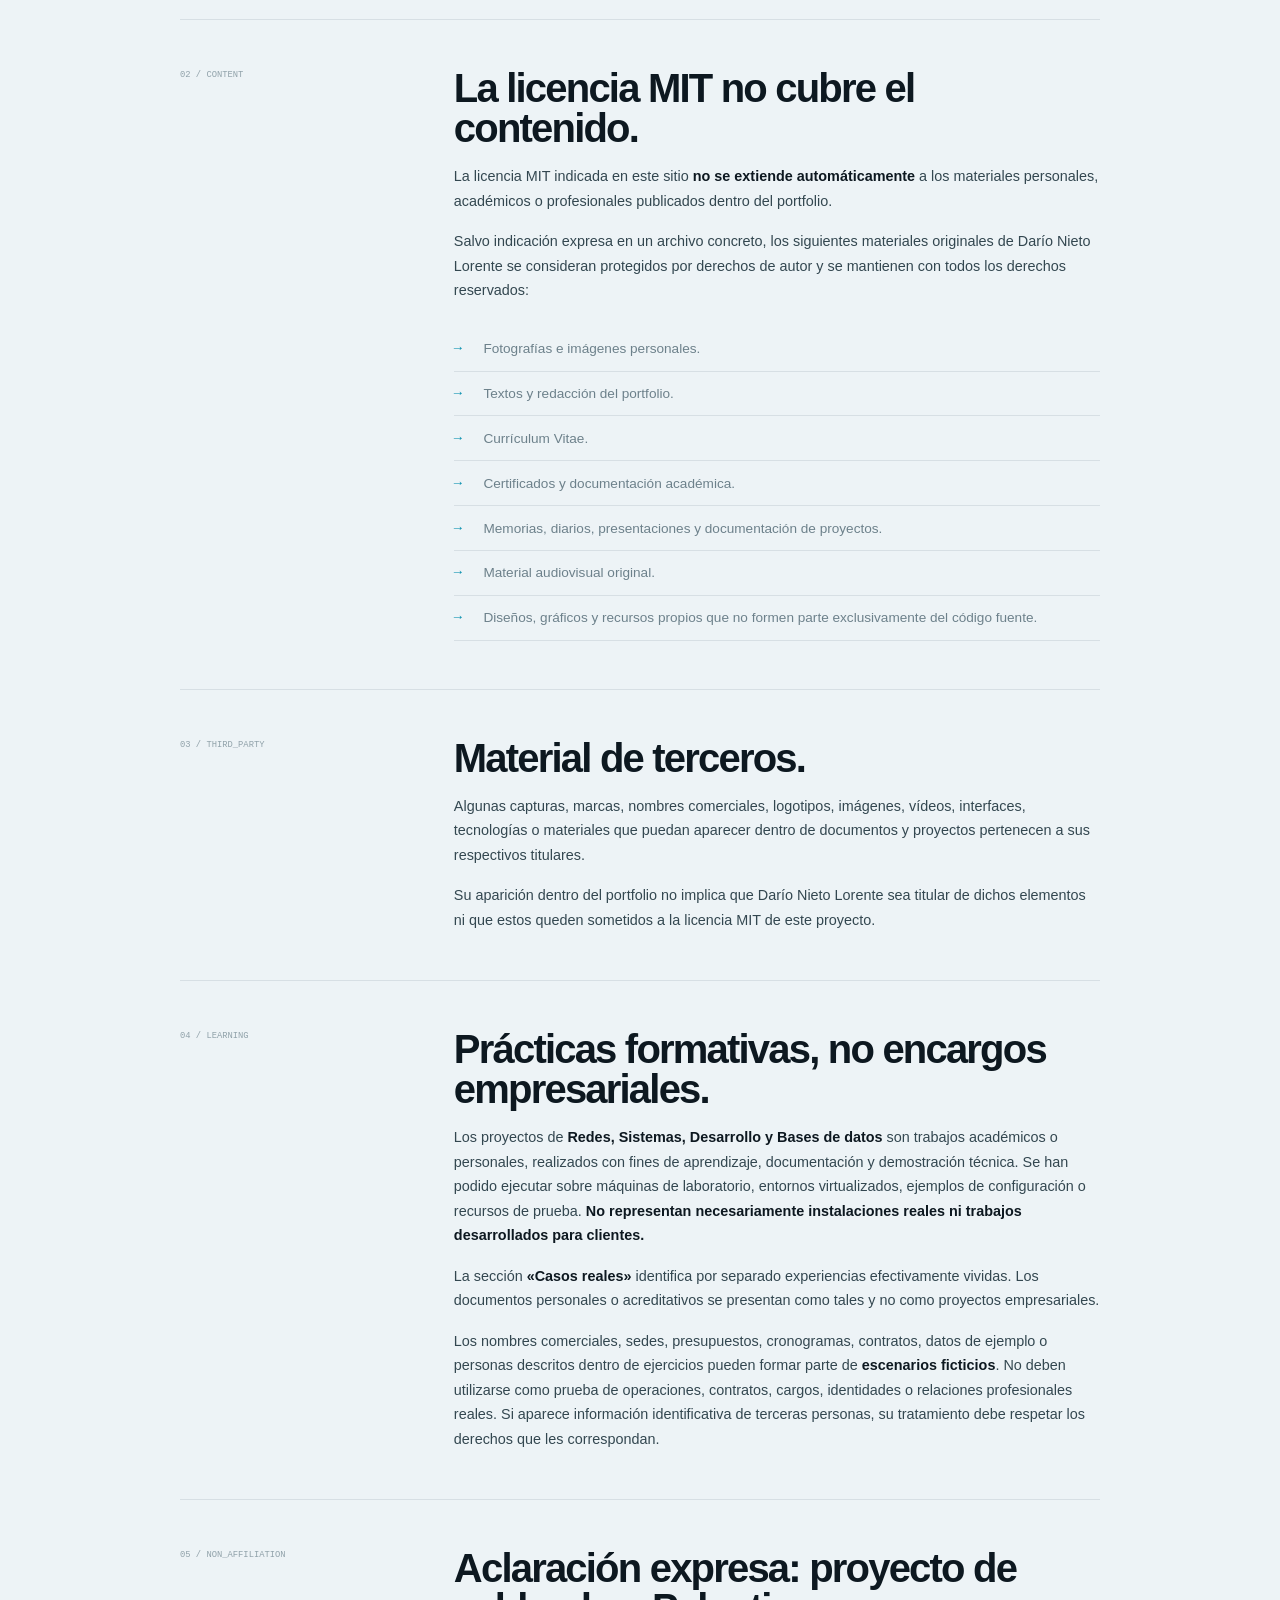
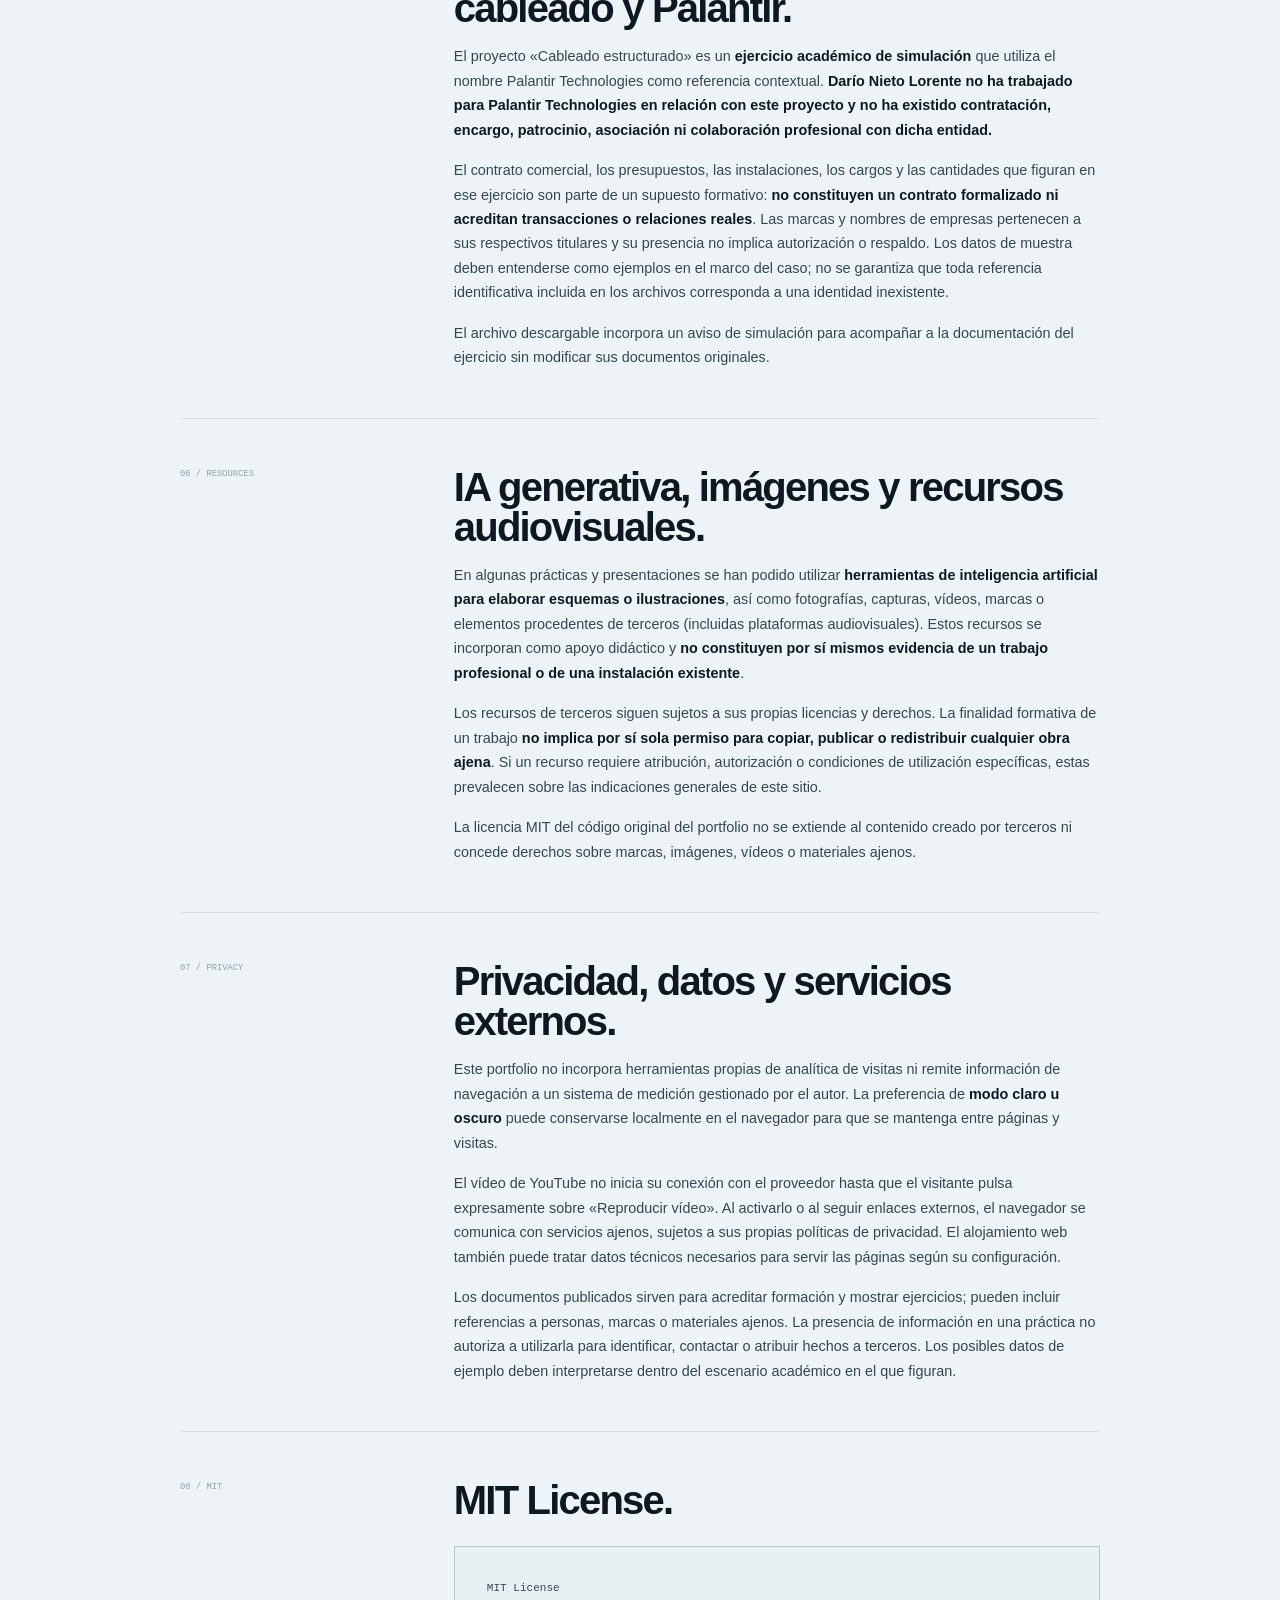
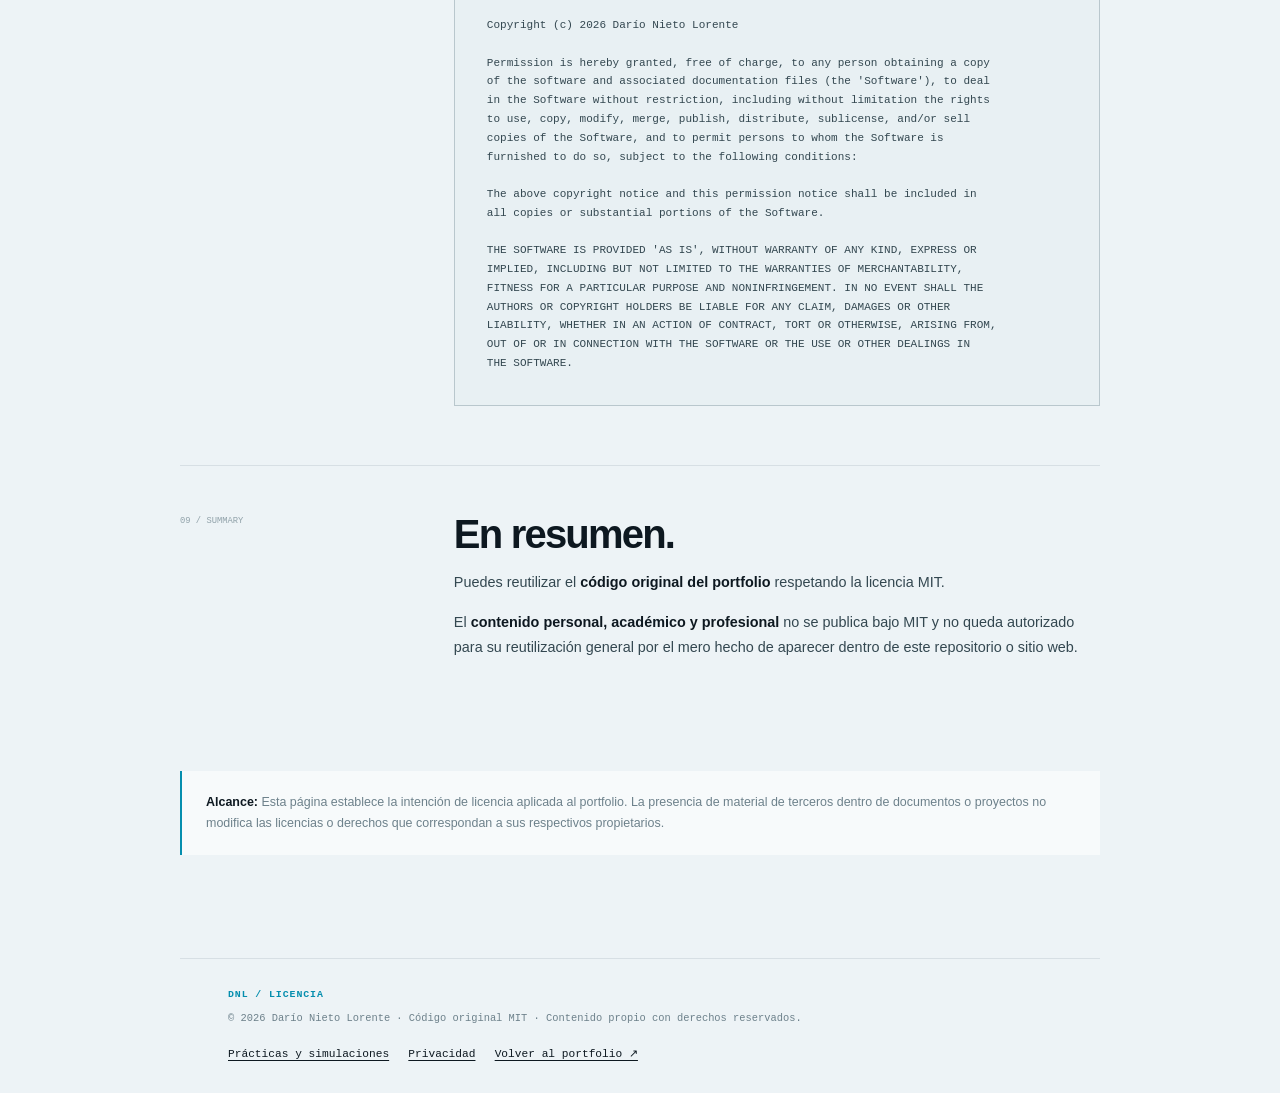
<file: assets/docs/documentos/licencia.html>
<!DOCTYPE html>
<html lang="es">

<head>
<meta charset="UTF-8">

    <meta
        name="viewport"
        content="width=device-width, initial-scale=1.0"
    >

    <meta
        name="description"
        content="Licencia y derechos de autor del portfolio de Darío Nieto Lorente."
    >

    <meta
        name="author"
        content="Darío Nieto Lorente"
    >

    <title>
        Licencia y derechos · Darío Nieto Lorente
    </title>


    <style>

        /* =====================================================
           LICENCIA · DARÍO NIETO LORENTE
           Documento autónomo · Sin JavaScript · Sin animaciones
           ===================================================== */


        :root {
            color-scheme: light dark;

            --bg: #edf3f6;
            --surface: #f7fafb;
            --surface-soft: #e8f0f3;

            --ink: #0d1820;
            --text: #334750;
            --muted: #6d818b;
            --quiet: #91a2aa;

            --cyan: #058eae;
            --green: #23895a;

            --line: rgba(20, 53, 68, 0.1);
            --line-strong: rgba(20, 53, 68, 0.22);

            --sans:
                Inter,
                "Segoe UI",
                Arial,
                sans-serif;

            --mono:
                "SFMono-Regular",
                Consolas,
                "Liberation Mono",
                monospace;

            --max-width: 920px;
        }


        @media (prefers-color-scheme: dark) {

            :root {
                --bg: #061118;
                --surface: #0b1a23;
                --surface-soft: #102832;

                --ink: #eef7f8;
                --text: #bfd0d7;
                --muted: #7a919b;
                --quiet: #526b76;

                --cyan: #4ac3dd;
                --green: #61d89a;

                --line: rgba(199, 229, 237, 0.085);
                --line-strong: rgba(199, 229, 237, 0.18);
            }

        }


        * {
            box-sizing: border-box;
        }


        html {
            background: var(--bg);
        }


        body {
            margin: 0;

            min-width: 320px;

            background: var(--bg);

            color: var(--text);

            font-family: var(--sans);

            line-height: 1.7;

            -webkit-font-smoothing: antialiased;
        }


        a {
            color: inherit;

            text-decoration: none;
        }


        a:focus-visible {
            outline:
                2px solid
                var(--cyan);

            outline-offset: 3px;
        }


        ::selection {
            background: var(--cyan);

            color: #fff;
        }


        /* =====================================================
           HEADER
           ===================================================== */

        .header {
            border-bottom:
                1px solid
                var(--line);
        }


        .header__inner {
            width:
                min(
                    calc(100% - 2.2rem),
                    var(--max-width)
                );

            margin-inline: auto;

            min-height: 4.5rem;

            display: flex;

            align-items: center;

            justify-content: space-between;

            gap: 2rem;
        }


        .brand {
            display: grid;

            gap: 0.1rem;
        }


        .brand strong {
            color: var(--ink);

            font-size: 0.77rem;

            letter-spacing: 0.04em;
        }


        .brand span {
            color: var(--muted);

            font-family: var(--mono);

            font-size: 0.57rem;
        }


        .back-link {
            display: inline-flex;

            align-items: center;

            gap: 0.55rem;

            color: var(--muted);

            font-family: var(--mono);

            font-size: 0.58rem;
        }


        .back-link:hover {
            color: var(--cyan);
        }


        /* =====================================================
           MAIN
           ===================================================== */

        main {
            width:
                min(
                    calc(100% - 2.2rem),
                    var(--max-width)
                );

            margin-inline: auto;

            padding:
                clamp(4rem, 8vw, 7rem)
                0;
        }


        .document-meta {
            display: flex;

            justify-content: space-between;

            gap: 1rem;

            margin-bottom: 2.2rem;

            padding-bottom: 0.7rem;

            border-bottom:
                1px solid
                var(--line);

            color: var(--quiet);

            font-family: var(--mono);

            font-size: 0.53rem;
        }


        .document-meta strong {
            color: var(--green);

            font-weight: 600;
        }


        .eyebrow {
            margin:
                0 0
                0.7rem;

            color: var(--cyan);

            font-family: var(--mono);

            font-size: 0.6rem;

            letter-spacing: 0.08em;
        }


        h1 {
            max-width: 11ch;

            margin:
                0 0
                1.5rem;

            color: var(--ink);

            font-size:
                clamp(
                    3rem,
                    8vw,
                    5.8rem
                );

            font-weight: 760;

            line-height: 0.9;

            letter-spacing: -0.065em;
        }


        .intro {
            max-width: 48rem;

            margin-bottom: 4rem;

            color: var(--muted);

            font-size:
                clamp(
                    1rem,
                    2vw,
                    1.18rem
                );
        }


        /* =====================================================
           SUMMARY
           ===================================================== */

        .license-summary {
            display: grid;

            grid-template-columns:
                repeat(
                    2,
                    minmax(0, 1fr)
                );

            margin-bottom: 4rem;

            border-top:
                1px solid
                var(--line-strong);

            border-left:
                1px solid
                var(--line-strong);
        }


        .license-summary__item {
            padding:
                clamp(1.4rem, 4vw, 2.2rem);

            border-right:
                1px solid
                var(--line-strong);

            border-bottom:
                1px solid
                var(--line-strong);

            background: var(--surface);
        }


        .license-summary__item > span {
            display: block;

            margin-bottom: 0.65rem;

            color: var(--cyan);

            font-family: var(--mono);

            font-size: 0.53rem;
        }


        .license-summary__item h2 {
            margin:
                0 0
                0.8rem;

            color: var(--ink);

            font-size: 1.25rem;

            letter-spacing: -0.025em;
        }


        .license-summary__item p {
            margin: 0;

            color: var(--muted);

            font-size: 0.87rem;
        }


        .license-summary__item--content > span {
            color: var(--green);
        }


        /* =====================================================
           SECTIONS
           ===================================================== */

        .legal-section {
            display: grid;

            grid-template-columns:
                minmax(9rem, 0.3fr)
                minmax(0, 1fr);

            gap:
                clamp(2rem, 7vw, 5rem);

            padding:
                3rem 0;

            border-top:
                1px solid
                var(--line);
        }


        .legal-section__index {
            color: var(--quiet);

            font-family: var(--mono);

            font-size: 0.55rem;
        }


        .legal-section__content h2 {
            margin:
                0 0
                1rem;

            color: var(--ink);

            font-size:
                clamp(
                    1.7rem,
                    4vw,
                    2.5rem
                );

            line-height: 1;

            letter-spacing: -0.045em;
        }


        .legal-section__content p {
            max-width: 47rem;

            margin:
                0 0
                1rem;

            color: var(--text);

            font-size: 0.9rem;
        }


        .legal-section__content p:last-child {
            margin-bottom: 0;
        }


        .legal-section__content strong {
            color: var(--ink);
        }


        .scope-list {
            margin:
                1.5rem 0
                0;

            padding: 0;

            list-style: none;
        }


        .scope-list li {
            display: grid;

            grid-template-columns:
                1.2rem
                minmax(0, 1fr);

            gap: 0.65rem;

            padding:
                0.65rem 0;

            border-bottom:
                1px solid
                var(--line);

            color: var(--muted);

            font-size: 0.85rem;
        }


        .scope-list li::before {
            content: "→";

            color: var(--cyan);

            font-family: var(--mono);
        }


        /* =====================================================
           MIT LICENSE
           ===================================================== */

        .mit-license {
            margin-top: 1.6rem;

            padding:
                clamp(1.2rem, 4vw, 2rem);

            overflow-x: auto;

            border:
                1px solid
                var(--line-strong);

            background: var(--surface-soft);

            color: var(--text);

            font-family: var(--mono);

            font-size: 0.69rem;

            line-height: 1.7;

            white-space: pre-wrap;
        }


        /* =====================================================
           NOTICE
           ===================================================== */

        .notice {
            margin-top: 4rem;

            padding:
                1.3rem
                1.5rem;

            border-left:
                2px solid
                var(--cyan);

            background: var(--surface);

            color: var(--muted);

            font-size: 0.78rem;
        }


        .notice strong {
            color: var(--ink);
        }


        /* =====================================================
           FOOTER
           ===================================================== */

        footer {
            width:
                min(
                    calc(100% - 2.2rem),
                    var(--max-width)
                );

            margin-inline: auto;

            padding:
                1.5rem 0
                2rem;

            border-top:
                1px solid
                var(--line);

            color: var(--quiet);

            font-family: var(--mono);

            font-size: 0.52rem;

            text-align: center;
        }


        /* =====================================================
           RESPONSIVE
           ===================================================== */

        @media (max-width: 680px) {

            .document-meta span:nth-child(2) {
                display: none;
            }


            .license-summary {
                grid-template-columns: 1fr;
            }


            .legal-section {
                grid-template-columns: 1fr;

                gap: 0.75rem;
            }


            .header__inner {
                align-items: flex-start;

                flex-direction: column;

                justify-content: center;

                padding:
                    0.9rem 0;
            }


            footer {
                text-align: left;
            }

        }

        .license-footer {
            display: flex;
            justify-content: space-between;
            align-items: center;
            flex-wrap: wrap;
            gap: 1.2rem 2rem;
            padding: 1.8rem clamp(1rem, 4vw, 3rem);
        }
        .license-footer > div { display: flex; flex-direction: column; gap: .4rem; text-align: left; }
        .license-footer > div strong { color: var(--cyan); font-size: .62rem; letter-spacing: .09em; }
        .license-footer > div span { color: var(--muted); font-size: .65rem; line-height: 1.5; }
        .license-footer nav { display: flex; flex-wrap: wrap; gap: .7rem 1.2rem; }
        .license-footer nav a { color: var(--ink); font-size: .7rem; text-decoration: underline; text-underline-offset: .2rem; }
        .license-footer nav a:hover { color: var(--cyan); }
        @media (max-width: 680px) { .license-footer { align-items: flex-start; flex-direction: column; } }

    </style>
</head>


<body>

    <header class="header">

        <div class="header__inner">

            <a
                class="brand"
                href="../../../index.html"
            >
                <strong>
                    DARÍO NIETO LORENTE
                </strong>

                <span>
                    Portfolio Personal
                </span>
            </a>


            <a
                class="back-link"
                href="../../../index.html"
            >
                ← Volver al portfolio
            </a>

        </div>

    </header>



    <main>

        <div class="document-meta">

            <span>
                LEGAL / LICENSE
            </span>

            <span>
                DOCUMENT / 01
            </span>

            <strong>
                PUBLIC
            </strong>

        </div>


        <p class="eyebrow">
            LICENCIA Y DERECHOS
        </p>


        <h1>
            Código original abierto.
            <br>
            Documentación contextualizada.
        </h1>


        <p class="intro">
            Este portfolio diferencia expresamente entre su código fuente
            y el contenido personal, académico y profesional que contiene.
            La licencia MIT se aplica al código indicado a continuación;
            no convierte el resto del contenido del sitio en material de
            libre reutilización.
        </p>



        <!-- =================================================
             RESUMEN
             ================================================= -->

        <div class="license-summary">

            <section class="license-summary__item">

                <span>
                    SOURCE_CODE / MIT
                </span>

                <h2>
                    Código
                </h2>

                <p>
                    El código HTML, CSS y JavaScript original desarrollado
                    por Darío Nieto Lorente para este portfolio se distribuye
                    bajo los términos de la licencia MIT.
                </p>

            </section>


            <section class="license-summary__item license-summary__item--content">

                <span>
                    CONTENT / RESERVED
                </span>

                <h2>
                    Contenido
                </h2>

                <p>
                    Los textos, fotografías, documentos, proyectos y demás
                    contenido original de Darío Nieto Lorente permanecen
                    protegidos por derechos de autor.
                    Todos los derechos reservados.
                </p>

            </section>

        </div>



        <!-- =================================================
             01 · CÓDIGO
             ================================================= -->

        <section class="legal-section">

            <div class="legal-section__index">
                01 / CODE
            </div>


            <div class="legal-section__content">

                <h2>
                    Código bajo licencia MIT.
                </h2>


                <p>
                    Salvo que se indique expresamente lo contrario,
                    el código fuente original de este portfolio creado
                    por <strong>Darío Nieto Lorente</strong> puede ser
                    utilizado, copiado, modificado, fusionado, publicado,
                    distribuido, sublicenciado o incorporado a otros
                    proyectos conforme a los términos de la licencia MIT.
                </p>


                <p>
                    La conservación del aviso de copyright y del texto de
                    la licencia forma parte de las condiciones de dicha
                    licencia.
                </p>


                <ul class="scope-list">

                    <li>
                        HTML original del portfolio.
                    </li>

                    <li>
                        CSS original y sistemas visuales desarrollados
                        específicamente para este portfolio.
                    </li>

                    <li>
                        JavaScript original utilizado para la interacción
                        y funcionamiento del portfolio.
                    </li>

                </ul>

            </div>

        </section>



        <!-- =================================================
             02 · CONTENIDO
             ================================================= -->

        <section class="legal-section">

            <div class="legal-section__index">
                02 / CONTENT
            </div>


            <div class="legal-section__content">

                <h2>
                    La licencia MIT no cubre el contenido.
                </h2>


                <p>
                    La licencia MIT indicada en este sitio
                    <strong>no se extiende automáticamente</strong>
                    a los materiales personales, académicos o profesionales
                    publicados dentro del portfolio.
                </p>


                <p>
                    Salvo indicación expresa en un archivo concreto,
                    los siguientes materiales originales de Darío Nieto
                    Lorente se consideran protegidos por derechos de autor
                    y se mantienen con todos los derechos reservados:
                </p>


                <ul class="scope-list">

                    <li>
                        Fotografías e imágenes personales.
                    </li>

                    <li>
                        Textos y redacción del portfolio.
                    </li>

                    <li>
                        Currículum Vitae.
                    </li>

                    <li>
                        Certificados y documentación académica.
                    </li>

                    <li>
                        Memorias, diarios, presentaciones y documentación
                        de proyectos.
                    </li>

                    <li>
                        Material audiovisual original.
                    </li>

                    <li>
                        Diseños, gráficos y recursos propios que no formen
                        parte exclusivamente del código fuente.
                    </li>

                </ul>

            </div>

        </section>



        <!-- =================================================
             03 · TERCEROS
             ================================================= -->

        <section class="legal-section">

            <div class="legal-section__index">
                03 / THIRD_PARTY
            </div>


            <div class="legal-section__content">

                <h2>
                    Material de terceros.
                </h2>


                <p>
                    Algunas capturas, marcas, nombres comerciales,
                    logotipos, imágenes, vídeos, interfaces, tecnologías o materiales que
                    puedan aparecer dentro de documentos y proyectos
                    pertenecen a sus respectivos titulares.
                </p>


                <p>
                    Su aparición dentro del portfolio no implica que
                    Darío Nieto Lorente sea titular de dichos elementos
                    ni que estos queden sometidos a la licencia MIT de
                    este proyecto.
                </p>

            </div>

        </section>



        <!-- =================================================
             04 · PRÁCTICAS Y SIMULACIONES
             ================================================= -->
        <section class="legal-section" id="practicas-simulaciones">
            <div class="legal-section__index">04 / LEARNING</div>
            <div class="legal-section__content">
                <h2>Prácticas formativas, no encargos empresariales.</h2>
                <p>Los proyectos de <strong>Redes, Sistemas, Desarrollo y Bases de datos</strong> son trabajos académicos o personales, realizados con fines de aprendizaje, documentación y demostración técnica. Se han podido ejecutar sobre máquinas de laboratorio, entornos virtualizados, ejemplos de configuración o recursos de prueba. <strong>No representan necesariamente instalaciones reales ni trabajos desarrollados para clientes.</strong></p>
                <p>La sección <strong>«Casos reales»</strong> identifica por separado experiencias efectivamente vividas. Los documentos personales o acreditativos se presentan como tales y no como proyectos empresariales.</p>
                <p>Los nombres comerciales, sedes, presupuestos, cronogramas, contratos, datos de ejemplo o personas descritos dentro de ejercicios pueden formar parte de <strong>escenarios ficticios</strong>. No deben utilizarse como prueba de operaciones, contratos, cargos, identidades o relaciones profesionales reales. Si aparece información identificativa de terceras personas, su tratamiento debe respetar los derechos que les correspondan.</p>
            </div>
        </section>

        <!-- =================================================
             05 · EJEMPLO PALANTIR
             ================================================= -->
        <section class="legal-section" id="simulacion-palantir">
            <div class="legal-section__index">05 / NON_AFFILIATION</div>
            <div class="legal-section__content">
                <h2>Aclaración expresa: proyecto de cableado y Palantir.</h2>
                <p>El proyecto «Cableado estructurado» es un <strong>ejercicio académico de simulación</strong> que utiliza el nombre Palantir Technologies como referencia contextual. <strong>Darío Nieto Lorente no ha trabajado para Palantir Technologies en relación con este proyecto y no ha existido contratación, encargo, patrocinio, asociación ni colaboración profesional con dicha entidad.</strong></p>
                <p>El contrato comercial, los presupuestos, las instalaciones, los cargos y las cantidades que figuran en ese ejercicio son parte de un supuesto formativo: <strong>no constituyen un contrato formalizado ni acreditan transacciones o relaciones reales</strong>. Las marcas y nombres de empresas pertenecen a sus respectivos titulares y su presencia no implica autorización o respaldo. Los datos de muestra deben entenderse como ejemplos en el marco del caso; no se garantiza que toda referencia identificativa incluida en los archivos corresponda a una identidad inexistente.</p>
                <p>El archivo descargable incorpora un aviso de simulación para acompañar a la documentación del ejercicio sin modificar sus documentos originales.</p>
            </div>
        </section>

        <!-- =================================================
             06 · IA Y RECURSOS AJENOS
             ================================================= -->
        <section class="legal-section" id="recursos-ia-terceros">
            <div class="legal-section__index">06 / RESOURCES</div>
            <div class="legal-section__content">
                <h2>IA generativa, imágenes y recursos audiovisuales.</h2>
                <p>En algunas prácticas y presentaciones se han podido utilizar <strong>herramientas de inteligencia artificial para elaborar esquemas o ilustraciones</strong>, así como fotografías, capturas, vídeos, marcas o elementos procedentes de terceros (incluidas plataformas audiovisuales). Estos recursos se incorporan como apoyo didáctico y <strong>no constituyen por sí mismos evidencia de un trabajo profesional o de una instalación existente</strong>.</p>
                <p>Los recursos de terceros siguen sujetos a sus propias licencias y derechos. La finalidad formativa de un trabajo <strong>no implica por sí sola permiso para copiar, publicar o redistribuir cualquier obra ajena</strong>. Si un recurso requiere atribución, autorización o condiciones de utilización específicas, estas prevalecen sobre las indicaciones generales de este sitio.</p>
                <p>La licencia MIT del código original del portfolio no se extiende al contenido creado por terceros ni concede derechos sobre marcas, imágenes, vídeos o materiales ajenos.</p>
            </div>
        </section>

        <!-- =================================================
             07 · PRIVACIDAD Y NAVEGACIÓN
             ================================================= -->
        <section class="legal-section" id="alcance-privacidad">
            <div class="legal-section__index">07 / PRIVACY</div>
            <div class="legal-section__content">
                <h2>Privacidad, datos y servicios externos.</h2>
                <p>Este portfolio no incorpora herramientas propias de analítica de visitas ni remite información de navegación a un sistema de medición gestionado por el autor. La preferencia de <strong>modo claro u oscuro</strong> puede conservarse localmente en el navegador para que se mantenga entre páginas y visitas.</p>
                <p>El vídeo de YouTube no inicia su conexión con el proveedor hasta que el visitante pulsa expresamente sobre «Reproducir vídeo». Al activarlo o al seguir enlaces externos, el navegador se comunica con servicios ajenos, sujetos a sus propias políticas de privacidad. El alojamiento web también puede tratar datos técnicos necesarios para servir las páginas según su configuración.</p>
                <p>Los documentos publicados sirven para acreditar formación y mostrar ejercicios; pueden incluir referencias a personas, marcas o materiales ajenos. La presencia de información en una práctica no autoriza a utilizarla para identificar, contactar o atribuir hechos a terceros. Los posibles datos de ejemplo deben interpretarse dentro del escenario académico en el que figuran.</p>
            </div>
        </section>

        <!-- =================================================
             08 · MIT
             ================================================= -->

        <section class="legal-section">

            <div class="legal-section__index">
                08 / MIT
            </div>


            <div class="legal-section__content">

                <h2>
                    MIT License.
                </h2>


                <pre class="mit-license">MIT License

Copyright (c) 2026 Darío Nieto Lorente

Permission is hereby granted, free of charge, to any person obtaining a copy
of the software and associated documentation files (the 'Software'), to deal
in the Software without restriction, including without limitation the rights
to use, copy, modify, merge, publish, distribute, sublicense, and/or sell
copies of the Software, and to permit persons to whom the Software is
furnished to do so, subject to the following conditions:

The above copyright notice and this permission notice shall be included in
all copies or substantial portions of the Software.

THE SOFTWARE IS PROVIDED 'AS IS', WITHOUT WARRANTY OF ANY KIND, EXPRESS OR
IMPLIED, INCLUDING BUT NOT LIMITED TO THE WARRANTIES OF MERCHANTABILITY,
FITNESS FOR A PARTICULAR PURPOSE AND NONINFRINGEMENT. IN NO EVENT SHALL THE
AUTHORS OR COPYRIGHT HOLDERS BE LIABLE FOR ANY CLAIM, DAMAGES OR OTHER
LIABILITY, WHETHER IN AN ACTION OF CONTRACT, TORT OR OTHERWISE, ARISING FROM,
OUT OF OR IN CONNECTION WITH THE SOFTWARE OR THE USE OR OTHER DEALINGS IN
THE SOFTWARE.</pre>

            </div>

        </section>



        <!-- =================================================
             09 · RESUMEN FINAL
             ================================================= -->

        <section class="legal-section">

            <div class="legal-section__index">
                09 / SUMMARY
            </div>


            <div class="legal-section__content">

                <h2>
                    En resumen.
                </h2>


                <p>
                    Puedes reutilizar el
                    <strong>código original del portfolio</strong>
                    respetando la licencia MIT.
                </p>


                <p>
                    El
                    <strong>contenido personal, académico y profesional</strong>
                    no se publica bajo MIT y no queda autorizado para su
                    reutilización general por el mero hecho de aparecer
                    dentro de este repositorio o sitio web.
                </p>

            </div>

        </section>



        <div class="notice">

            <strong>
                Alcance:
            </strong>

            Esta página establece la intención de licencia aplicada al
            portfolio. La presencia de material de terceros dentro de
            documentos o proyectos no modifica las licencias o derechos
            que correspondan a sus respectivos propietarios.

        </div>

    </main>
    



    <footer class="license-footer">
        <div><strong>DNL / LICENCIA</strong><span>© 2026 Darío Nieto Lorente · Código original MIT · Contenido propio con derechos reservados.</span></div>
        <nav aria-label="Navegación legal">
            <a href="#practicas-simulaciones">Prácticas y simulaciones</a>
            <a href="#alcance-privacidad">Privacidad</a>
            <a href="../../../index.html">Volver al portfolio ↗</a>
        </nav>
    </footer>

</body>

</html>
</file>
<file: assets/css/index.css>
/* =========================================================
   DARÍO NIETO LORENTE
   INDEX · VISIÓN 2026
   Editorial tecnológico + Redes + Sistemas
   ========================================================= */


/* =========================================================
   01 · TOKENS
   ========================================================= */

:root {
  --bg: #edf3f6;
  --bg-deep: #e5edf1;
  --surface: rgba(248, 251, 252, 0.76);
  --surface-solid: #f7fafb;
  --surface-tech: #e7f0f4;

  --ink: #0d1820;
  --text: #263943;
  --muted: #687d88;
  --quiet: #91a2aa;

  --cyan: #058eae;
  --cyan-bright: #00b7d9;
  --cyan-soft: rgba(5, 142, 174, 0.12);

  --green: #23895a;
  --green-bright: #52d493;
  --green-soft: rgba(35, 137, 90, 0.12);

  --line: rgba(20, 53, 68, 0.11);
  --line-strong: rgba(20, 53, 68, 0.22);

  --header-bg:
    rgba(237, 243, 246, 0.82);

  --shadow:
    0 24px 70px rgba(9, 35, 48, 0.11);

  --shadow-soft:
    0 15px 40px rgba(9, 35, 48, 0.07);

  --sans:
    Inter,
    "Segoe UI",
    Arial,
    sans-serif;

  --mono:
    "SFMono-Regular",
    Consolas,
    "Liberation Mono",
    monospace;

  --max-width: 1240px;

  --gutter:
    clamp(1.15rem,
      3.5vw,
      3rem);

  --header-height: 4.75rem;

  --section-space:
    clamp(5rem,
      8vw,
      8rem);

  --ease:
    cubic-bezier(0.22,
      1,
      0.36,
      1);
}


html[data-theme="dark"] {
  --bg: #071118;
  --bg-deep: #091720;
  --surface: rgba(12, 27, 36, 0.76);
  --surface-solid: #0c1b24;
  --surface-tech: #102630;

  --ink: #edf6f8;
  --text: #bdd0d8;
  --muted: #78909b;
  --quiet: #536b76;

  --cyan: #49c2dc;
  --cyan-bright: #70def0;
  --cyan-soft: rgba(73, 194, 220, 0.12);

  --green: #61d89a;
  --green-bright: #8df1b8;
  --green-soft: rgba(97, 216, 154, 0.10);

  --line: rgba(197, 229, 237, 0.09);
  --line-strong: rgba(197, 229, 237, 0.18);

  --header-bg:
    rgba(7, 17, 24, 0.82);

  --shadow:
    0 24px 70px rgba(0, 0, 0, 0.33);

  --shadow-soft:
    0 15px 40px rgba(0, 0, 0, 0.18);
}


/* =========================================================
   02 · RESET
   ========================================================= */

*,
*::before,
*::after {
  box-sizing: border-box;
}


html {
  scroll-behavior: smooth;
  scroll-padding-top:
    calc(var(--header-height) + 1.5rem);

  background:
    var(--bg);

  color-scheme:
    light;
}


html[data-theme="dark"] {
  color-scheme:
    dark;
}


body {
  margin: 0;

  min-width: 320px;

  overflow-x: hidden;

  background:
    var(--bg);

  color:
    var(--text);

  font-family:
    var(--sans);

  font-size:
    1rem;

  line-height:
    1.6;

  -webkit-font-smoothing:
    antialiased;

  text-rendering:
    optimizeLegibility;
}


body.menu-open {
  overflow:
    hidden;
}


img,
svg,
canvas {
  display: block;

  max-width: 100%;
}


img {
  height: auto;
}


button,
input {
  font: inherit;
}


button {
  color:
    inherit;
}


a {
  color:
    inherit;

  text-decoration:
    none;
}


p,
h1,
h2,
h3,
ol,
figure {
  margin-top: 0;
}


p:last-child {
  margin-bottom: 0;
}


::selection {
  background:
    var(--cyan);

  color:
    #fff;
}


.sr-only {
  position: absolute;

  width: 1px;
  height: 1px;

  padding: 0;
  margin: -1px;

  overflow: hidden;

  clip:
    rect(0, 0, 0, 0);

  white-space: nowrap;

  border: 0;
}


.skip-link {
  position: fixed;

  top: 0.8rem;
  left: 0.8rem;

  z-index: 999;

  padding:
    0.65rem 0.85rem;

  background:
    var(--ink);

  color:
    var(--bg);

  font-size:
    0.8rem;

  transform:
    translateY(-180%);

  transition:
    transform 200ms ease;
}


.skip-link:focus {
  transform:
    translateY(0);
}


/* =========================================================
   03 · FONDO
   ========================================================= */

body {
  position: relative;

  isolation: isolate;
}


body::before {
  content: "";

  position: fixed;

  inset: 0;

  z-index: -3;

  pointer-events: none;

  background:
    linear-gradient(90deg,
      transparent 0,
      transparent calc(25% - 0.5px),
      var(--line) calc(25% - 0.5px),
      var(--line) calc(25% + 0.5px),
      transparent calc(25% + 0.5px),
      transparent calc(75% - 0.5px),
      var(--line) calc(75% - 0.5px),
      var(--line) calc(75% + 0.5px),
      transparent calc(75% + 0.5px)),
    linear-gradient(180deg,
      transparent 0,
      transparent calc(50% - 0.5px),
      var(--line) calc(50% - 0.5px),
      var(--line) calc(50% + 0.5px),
      transparent calc(50% + 0.5px));

  opacity:
    0.5;
}


body::after {
  content: "";

  position: fixed;

  width: 34rem;
  height: 34rem;

  right: -12rem;
  top: 6rem;

  z-index: -3;

  border-radius: 50%;

  pointer-events: none;

  background:
    radial-gradient(circle,
      var(--cyan-soft) 0,
      transparent 68%);

  filter:
    blur(15px);
}


.network-background {
  position: fixed;

  inset: 0;

  z-index: -2;

  width: 100%;
  height: 100%;

  pointer-events: none;

  opacity: 0.9;
}


/* =========================================================
   04 · HEADER
   ========================================================= */

.site-header {
  position: sticky;

  top: 0;

  z-index: 100;

  min-height:
    var(--header-height);

  border-bottom:
    1px solid var(--line);

  background:
    var(--header-bg);

  backdrop-filter:
    blur(18px);

  -webkit-backdrop-filter:
    blur(18px);
}


.site-header__inner {
  width:
    min(calc(100% - var(--gutter) * 2),
      var(--max-width));

  min-height:
    var(--header-height);

  margin-inline:
    auto;

  display: flex;

  align-items: center;

  gap: 1.4rem;
}


.brand {
  display: flex;

  align-items: center;

  gap: 0.75rem;

  flex: 0 0 auto;
}


.brand__avatar {
  width: 2.35rem;
  height: 2.35rem;

  border-radius: 50%;

  object-fit: cover;

  border:
    1px solid var(--line-strong);
}


.brand__identity {
  display: grid;

  gap: 0.05rem;
}


.brand__identity strong {
  color:
    var(--ink);

  font-size:
    0.78rem;

  letter-spacing:
    0.045em;
}


.brand__identity span {
  color:
    var(--muted);

  font-family:
    var(--mono);

  font-size:
    0.63rem;
}


.site-nav {
  display: flex;

  align-items: center;

  justify-content: center;

  gap:
    clamp(0.75rem,
      1.5vw,
      1.4rem);

  margin-left:
    auto;
}


.site-nav__link {
  position: relative;

  color:
    var(--muted);

  font-size:
    0.82rem;

  white-space:
    nowrap;

  transition:
    color 200ms ease;
}


.site-nav__link::before {
  content: "";

  position: absolute;

  left: 0;
  right: 100%;

  bottom: -0.55rem;

  height: 1px;

  background:
    var(--cyan);

  transition:
    right 280ms var(--ease);
}


.site-nav__link:hover,
.site-nav__link.is-active {
  color:
    var(--ink);
}


.site-nav__link:hover::before,
.site-nav__link.is-active::before {
  right: 0;
}


.site-header__actions {
  display: flex;

  align-items: center;

  gap: 0.4rem;

  flex: 0 0 auto;
}


.theme-toggle,
.menu-toggle {
  width: 2.55rem;
  height: 2.55rem;

  display: grid;

  place-items: center;

  padding: 0;

  border:
    1px solid var(--line);

  border-radius: 50%;

  background:
    transparent;

  cursor: pointer;

  transition:
    background 200ms ease,
    border-color 200ms ease,
    transform 200ms ease;
}


.theme-toggle:hover,
.menu-toggle:hover {
  border-color:
    var(--line-strong);

  background:
    var(--cyan-soft);

  transform:
    translateY(-1px);
}


.theme-toggle__icon {
  width: 1.05rem;
  height: 1.05rem;
}


.theme-toggle__icon--light {
  display: none;
}


.theme-toggle__icon--dark {
  display: block;
}


html[data-theme="dark"] .theme-toggle__icon--light {
  display: block;
}


html[data-theme="dark"] .theme-toggle__icon--dark {
  display: none;
}


.menu-toggle {
  display: none;
}


.menu-toggle span {
  width: 1rem;
  height: 1px;

  display: block;

  background:
    var(--ink);

  transition:
    transform 260ms var(--ease),
    opacity 180ms ease;
}


.menu-toggle span+span {
  margin-top: 0.25rem;
}


body.menu-open .menu-toggle span:nth-child(1) {
  transform:
    translateY(5px) rotate(45deg);
}


body.menu-open .menu-toggle span:nth-child(2) {
  opacity: 0;
}


body.menu-open .menu-toggle span:nth-child(3) {
  transform:
    translateY(-5px) rotate(-45deg);
}


/* =========================================================
   05 · COMÚN
   ========================================================= */

main {
  position: relative;

  z-index: 1;
}


section {
  width:
    min(calc(100% - var(--gutter) * 2),
      var(--max-width));

  margin-inline:
    auto;

  padding-block:
    var(--section-space);
}


section+section {
  border-top:
    1px solid var(--line);
}


.section-code {
  margin-bottom:
    0.75rem;

  color:
    var(--cyan);

  font-family:
    var(--mono);

  font-size:
    0.68rem;

  letter-spacing:
    0.08em;
}


.section-heading {
  display: grid;

  grid-template-columns:
    minmax(0,
      1.2fr) minmax(17rem,
      0.8fr);

  gap:
    clamp(2.5rem,
      6vw,
      5.5rem);

  align-items: end;

  margin-bottom:
    clamp(3rem,
      5vw,
      4.5rem);
}


.section-heading h2,
.process-section__header h2,
.next-section h2 {
  margin-bottom: 0;

  max-width: 18ch;

  color:
    var(--ink);

  font-size:
    clamp(2.2rem,
      4.2vw,
      3.75rem);

  font-weight: 650;

  line-height: 0.98;

  letter-spacing:
    -0.045em;
}


.section-heading>p,
.process-section__header>p {
  max-width: 38rem;

  margin-bottom: 0;

  color:
    var(--muted);

  font-size:
    0.96rem;
}


.action-link {
  display: inline-flex;

  align-items: center;

  gap: 0.7rem;

  width: fit-content;

  padding:
    0.68rem 0;

  border-bottom:
    1px solid var(--line-strong);

  color:
    var(--ink);

  font-size:
    0.86rem;

  font-weight: 600;

  transition:
    color 220ms ease,
    border-color 220ms ease,
    gap 260ms var(--ease);
}


.action-link:hover {
  gap: 1rem;

  color:
    var(--cyan);

  border-color:
    var(--cyan);
}


.action-link--primary {
  padding:
    0.72rem 1rem;

  border:
    1px solid var(--ink);

  background:
    var(--ink);

  color:
    var(--bg);
}


.action-link--primary:hover {
  color:
    var(--bg);

  border-color:
    var(--cyan);

  background:
    var(--cyan);
}


/* =========================================================
   06 · HERO
   ========================================================= */

.hero {
  position: relative;

  min-height:
    calc(100svh - var(--header-height));

  display: grid;

  grid-template-columns:
    minmax(0,
      1.1fr) minmax(20rem,
      0.9fr);

  gap:
    clamp(3rem,
      7vw,
      6rem);

  align-items: center;

  padding-top:
    clamp(3.5rem,
      6vw,
      6rem);

  padding-bottom:
    clamp(4.5rem,
      7vw,
      7rem);
}


.hero__technical-index {
  position: absolute;

  top: 1.2rem;
  left: 0;
  right: 0;

  display: flex;

  justify-content: space-between;

  gap: 1rem;

  color:
    var(--quiet);

  font-family:
    var(--mono);

  font-size:
    0.58rem;

  letter-spacing:
    0.06em;
}


.hero__content {
  min-width: 0;
}


.hero__role {
  display: flex;

  align-items: center;

  gap: 0.75rem;

  margin-bottom:
    1.5rem;

  color:
    var(--cyan);

  font-family:
    var(--mono);

  font-size:
    0.74rem;

  letter-spacing:
    0.07em;

  text-transform:
    uppercase;
}


.hero__role::before {
  content: "";

  width: 1.65rem;
  height: 1px;

  background:
    var(--cyan);
}


.hero__title {
  margin-bottom:
    1.65rem;

  color:
    var(--ink);

  font-size:
    clamp(3.5rem,
      7vw,
      5.8rem);

  font-weight:
    750;

  line-height:
    0.85;

  letter-spacing:
    -0.065em;
}


.hero__title span {
  display: block;
}


.hero__title span:nth-child(2) {
  color:
    transparent;

  -webkit-text-stroke:
    1px var(--ink);
}


.hero__statement {
  max-width: 47rem;

  margin-bottom:
    1.6rem;

  padding-left:
    1.1rem;

  border-left:
    2px solid var(--cyan);
}


.hero__statement p {
  margin: 0;

  color:
    var(--ink);

  font-size:
    clamp(1.1rem,
      1.6vw,
      1.4rem);

  font-weight: 520;

  line-height: 1.48;
}


.hero__rotating-word {
  display: inline-block;

  min-width: 8.3ch;

  color:
    var(--cyan);

  font-family:
    var(--mono);

  font-size:
    0.9em;

  font-weight: 700;

  white-space: nowrap;
}


.hero__personal {
  max-width: 43rem;

  margin-bottom:
    2rem;

  color:
    var(--muted);

  font-size:
    0.96rem;

  line-height: 1.72;
}


.hero__actions {
  display: flex;

  flex-wrap: wrap;

  gap:
    0.85rem 1.35rem;
}


/* FOTO */

.hero__visual {
  min-width: 0;

  display: grid;

  gap: 1rem;

  justify-items: end;
}


.hero-photo {
  width:
    min(100%,
      28rem);

  margin: 0;
}


.hero-photo__frame {
  position: relative;

  padding:
    0.55rem 0.55rem 0.55rem 0;

  border-top:
    1px solid var(--line-strong);

  border-right:
    1px solid var(--line-strong);

  border-bottom:
    1px solid var(--line-strong);
}


.hero-photo__frame::before {
  content: "";

  position: absolute;

  left: -1rem;
  top: 14%;

  width: 1.8rem;
  height: 1px;

  background:
    var(--cyan);
}


.hero-photo__image {
  width: 100%;

  aspect-ratio:
    4 / 3;

  object-fit: cover;

  object-position:
    center;

  filter:
    saturate(0.78) contrast(1.04);

  box-shadow:
    var(--shadow);
}


html[data-theme="dark"] .hero-photo__image {
  filter:
    saturate(0.72) brightness(0.88) contrast(1.08);
}


.hero-photo__coordinates {
  position: absolute;

  left: 0.75rem;
  right: 1.2rem;

  bottom: 1.2rem;

  display: flex;

  justify-content: space-between;

  gap: 1rem;

  color:
    rgba(255,
      255,
      255,
      0.9);

  font-family:
    var(--mono);

  font-size:
    0.56rem;

  letter-spacing:
    0.06em;

  text-shadow:
    0 1px 4px rgba(0, 0, 0, 0.4);
}


.hero-photo__node {
  position: absolute;

  width: 0.55rem;
  height: 0.55rem;

  border:
    2px solid var(--bg);

  border-radius: 50%;

  background:
    var(--cyan);

  box-shadow:
    0 0 0 4px var(--cyan-soft);
}


.hero-photo__node--one {
  top: 20%;
  right: -0.28rem;
}


.hero-photo__node--two {
  bottom: 21%;
  left: -0.28rem;
}


.hero-photo figcaption {
  display: flex;

  align-items: baseline;

  justify-content: space-between;

  gap: 1rem;

  margin-top:
    0.7rem;

  color:
    var(--muted);

  font-family:
    var(--mono);

  font-size:
    0.64rem;
}


.hero-photo figcaption strong {
  color:
    var(--ink);

  font-weight: 600;
}


/* TERMINAL */

.profile-terminal {
  width:
    min(92%,
      24rem);

  border:
    1px solid var(--line-strong);

  background:
    color-mix(in srgb,
      var(--surface-solid) 88%,
      transparent);

  box-shadow:
    var(--shadow-soft);

  backdrop-filter:
    blur(12px);
}


.profile-terminal__top {
  min-height: 2.25rem;

  display: flex;

  align-items: center;

  gap: 0.38rem;

  padding:
    0.5rem 0.7rem;

  border-bottom:
    1px solid var(--line);
}


.profile-terminal__top>span {
  width: 0.42rem;
  height: 0.42rem;

  border-radius: 50%;

  background:
    var(--line-strong);
}


.profile-terminal__top>span:first-child {
  background:
    var(--cyan);
}


.profile-terminal__top p {
  margin:
    0 0 0 auto;

  color:
    var(--quiet);

  font-family:
    var(--mono);

  font-size:
    0.56rem;
}


.profile-terminal__body {
  padding:
    0.85rem 1rem 1rem;

  font-family:
    var(--mono);

  font-size:
    0.68rem;

  line-height: 1.65;
}


.terminal-command {
  margin-bottom:
    0.65rem;

  color:
    var(--ink);
}


.terminal-command span {
  color:
    var(--cyan);
}


.terminal-output {
  padding-left:
    0.8rem;

  border-left:
    1px solid var(--line);
}


.terminal-output p {
  margin: 0;

  color:
    var(--muted);
}


.terminal-output p:first-child {
  margin-bottom:
    0.25rem;

  color:
    var(--cyan);
}


.terminal-output strong {
  color:
    var(--green);

  font-weight: 600;
}


.terminal-status {
  margin:
    0.7rem 0 0;

  color:
    var(--muted);
}


.terminal-status strong {
  color:
    var(--green);
}


.terminal-cursor {
  display: inline-block;

  width: 0.45rem;
  height: 0.9rem;

  margin-left:
    0.25rem;

  vertical-align:
    -0.12rem;

  background:
    var(--cyan);

  animation:
    cursorBlink 1.1s steps(1) infinite;
}


@keyframes cursorBlink {

  0%,
  48% {
    opacity: 1;
  }

  49%,
  100% {
    opacity: 0;
  }

}


.hero__route {
  position: absolute;

  left: 0;
  right: 0;
  bottom: 1.5rem;

  height: 1rem;

  display: flex;

  align-items: center;

  pointer-events: none;
}


.hero__route::before {
  content: "";

  width: 100%;
  height: 1px;

  background:
    linear-gradient(90deg,
      transparent,
      var(--line-strong) 15%,
      var(--line-strong) 85%,
      transparent);
}


.hero__route span {
  position: absolute;

  width: 0.4rem;
  height: 0.4rem;

  border-radius: 50%;

  background:
    var(--cyan);
}


.hero__route span:nth-child(1) {
  left: 17%;
}


.hero__route span:nth-child(2) {
  left: 52%;
}


.hero__route span:nth-child(3) {
  right: 14%;
}


/* =========================================================
   07 · MAPA DEL PORTFOLIO
   ========================================================= */

.portfolio-map {
  position: relative;

  min-height: 34rem;

  overflow: hidden;

  border:
    1px solid var(--line);

  background:
    linear-gradient(90deg,
      transparent 49.93%,
      var(--line) 49.93%,
      var(--line) 50.07%,
      transparent 50.07%),
    linear-gradient(180deg,
      transparent 49.93%,
      var(--line) 49.93%,
      var(--line) 50.07%,
      transparent 50.07%),
    color-mix(in srgb,
      var(--surface) 74%,
      transparent);

  backdrop-filter:
    blur(6px);
}


.portfolio-map::before {
  content: "";

  position: absolute;

  inset: 0;

  pointer-events: none;

  background-image:
    radial-gradient(circle,
      var(--line-strong) 1px,
      transparent 1px);

  background-size:
    2rem 2rem;

  opacity:
    0.4;
}


.portfolio-map__connections {
  position: absolute;

  inset: 0;

  width: 100%;
  height: 100%;

  overflow: visible;

  pointer-events: none;
}


.portfolio-map__connections path {
  fill: none;

  stroke:
    var(--line-strong);

  stroke-width: 1.1;

  vector-effect:
    non-scaling-stroke;

  transition:
    stroke 300ms ease,
    stroke-width 300ms ease,
    opacity 300ms ease;
}


.portfolio-map[data-active-node="about"] [data-map-line="about"],
.portfolio-map[data-active-node="education"] [data-map-line="education"],
.portfolio-map[data-active-node="experience"] [data-map-line="experience"],
.portfolio-map[data-active-node="projects"] [data-map-line="projects"],
.portfolio-map[data-active-node="contact"] [data-map-line="contact"] {
  stroke:
    var(--cyan);

  stroke-width: 1.8;
}


.portfolio-map__core {
  position: absolute;

  left: 50%;
  top: 50%;

  width: 9.5rem;
  height: 9.5rem;

  display: grid;

  place-content: center;

  text-align: center;

  transform:
    translate(-50%,
      -50%);

  border:
    1px solid var(--line-strong);

  border-radius: 50%;

  background:
    var(--surface-solid);

  box-shadow:
    0 0 0 1.4rem var(--cyan-soft);
}


.portfolio-map__core-index {
  position: absolute;

  top: 1rem;
  left: 50%;

  color:
    var(--quiet);

  font-family:
    var(--mono);

  font-size:
    0.54rem;

  transform:
    translateX(-50%);
}


.portfolio-map__core strong {
  color:
    var(--ink);

  font-size:
    2.2rem;

  line-height: 1;
}


.portfolio-map__core p {
  margin:
    0.25rem 0 0;

  color:
    var(--muted);

  font-family:
    var(--mono);

  font-size:
    0.62rem;

  letter-spacing:
    0.09em;
}


.portfolio-map__pulse {
  position: absolute;

  inset: -0.45rem;

  border:
    1px solid var(--cyan);

  border-radius: 50%;

  opacity: 0;

  animation:
    corePulse 3.4s ease-out infinite;
}


@keyframes corePulse {

  0% {
    opacity: 0.45;

    transform:
      scale(0.9);
  }

  75%,
  100% {
    opacity: 0;

    transform:
      scale(1.22);
  }

}


.portfolio-node {
  position: absolute;

  min-width: 9.5rem;

  display: grid;

  gap: 0.18rem;

  padding:
    0.75rem;

  border:
    1px solid var(--line);

  background:
    color-mix(in srgb,
      var(--surface-solid) 84%,
      transparent);

  backdrop-filter:
    blur(8px);

  transition:
    border-color 250ms ease,
    background 250ms ease,
    transform 300ms var(--ease);
}


.portfolio-node:hover,
.portfolio-node:focus-visible,
.portfolio-node.is-active {
  border-color:
    var(--cyan);

  background:
    var(--surface-solid);

  transform:
    translateY(-3px);
}


.portfolio-node__point {
  position: absolute;

  width: 0.55rem;
  height: 0.55rem;

  border:
    2px solid var(--bg);

  border-radius: 50%;

  background:
    var(--cyan);
}


.portfolio-node__index {
  color:
    var(--cyan);

  font-family:
    var(--mono);

  font-size:
    0.6rem;
}


.portfolio-node strong {
  color:
    var(--ink);

  font-size:
    0.92rem;
}


.portfolio-node small {
  color:
    var(--muted);

  font-family:
    var(--mono);

  font-size:
    0.54rem;
}


.portfolio-node--about {
  left: 8%;
  top: 13%;
}


.portfolio-node--about .portfolio-node__point {
  right: -0.3rem;
  bottom: -0.3rem;
}


.portfolio-node--education {
  right: 7%;
  top: 12%;
}


.portfolio-node--education .portfolio-node__point {
  left: -0.3rem;
  bottom: -0.3rem;
}


.portfolio-node--experience {
  right: 3.5%;
  top: 49%;
}


.portfolio-node--experience .portfolio-node__point {
  left: -0.3rem;
  top: 50%;
}


.portfolio-node--projects {
  left: 10%;
  bottom: 12%;
}


.portfolio-node--projects .portfolio-node__point {
  right: -0.3rem;
  top: -0.3rem;
}


.portfolio-node--contact {
  right: 17%;
  bottom: 7%;
}


.portfolio-node--contact .portfolio-node__point {
  left: -0.3rem;
  top: -0.3rem;
}


.portfolio-map__output {
  position: absolute;

  left: 50%;
  bottom: 2rem;

  width:
    min(22rem,
      46%);

  padding:
    0.8rem 1rem;

  border-left:
    2px solid var(--cyan);

  background:
    var(--surface-solid);

  transform:
    translateX(-50%);
}


.portfolio-map__output p {
  margin:
    0 0 0.25rem;

  color:
    var(--quiet);

  font-family:
    var(--mono);

  font-size:
    0.54rem;
}


.portfolio-map__output strong {
  display: block;

  margin-bottom:
    0.2rem;

  color:
    var(--ink);

  font-size:
    0.88rem;
}


.portfolio-map__output span {
  color:
    var(--muted);

  font-size:
    0.74rem;
}


/* =========================================================
   08 · PROYECTOS
   ========================================================= */

.featured-projects {
  border-top:
    1px solid var(--line);
}


.featured-project {
  display: grid;

  grid-template-columns:
    4rem minmax(20rem,
      0.88fr) minmax(0,
      1.12fr);

  gap:
    clamp(1.5rem,
      4vw,
      4rem);

  align-items: center;

  padding-block:
    clamp(2.8rem,
      5vw,
      4.5rem);

  border-bottom:
    1px solid var(--line);
}


.featured-project--reverse {
  grid-template-columns:
    4rem minmax(0,
      1.12fr) minmax(20rem,
      0.88fr);
}


.featured-project--reverse .featured-project__visual {
  grid-column: 3;
}


.featured-project--reverse .featured-project__content {
  grid-column: 2;

  grid-row: 1;
}


.featured-project__index {
  align-self: stretch;

  display: flex;

  flex-direction: column;

  justify-content: space-between;

  padding-block:
    0.2rem;

  border-right:
    1px solid var(--line);
}


.featured-project__index span {
  color:
    var(--cyan);

  font-family:
    var(--mono);

  font-size:
    0.7rem;
}


.featured-project__index p {
  margin: 0;

  color:
    var(--quiet);

  font-family:
    var(--mono);

  font-size:
    0.55rem;

  writing-mode:
    vertical-rl;

  transform:
    rotate(180deg);
}


.featured-project__visual {
  min-width: 0;

  margin: 0;
}


.featured-project__visual--cableado img {
    aspect-ratio: 4 / 3;
    max-height: 22rem;
    object-fit: cover;
    object-position: center 32%;
}


.featured-project:hover .featured-project__visual img {
  transform:
    scale(1.015);

  filter:
    saturate(1) contrast(1.02);
}


.featured-project__visual figcaption {
  margin-top:
    0.55rem;

  color:
    var(--quiet);

  font-family:
    var(--mono);

  font-size:
    0.55rem;
}


.featured-project__content {
  max-width: 38rem;
}


.featured-project__status {
  display: flex;

  align-items: center;

  gap: 0.5rem;

  margin-bottom:
    0.8rem;

  color:
    var(--green);

  font-family:
    var(--mono);

  font-size:
    0.62rem;

  text-transform:
    uppercase;
}


.featured-project__status span {
  width: 0.45rem;
  height: 0.45rem;

  border-radius: 50%;

  background:
    var(--green);

  box-shadow:
    0 0 0 0.25rem var(--green-soft);
}


.featured-project__content h3 {
  margin-bottom:
    0.8rem;

  color:
    var(--ink);

  font-size:
    clamp(1.8rem,
      3vw,
      2.7rem);

  line-height: 1;

  letter-spacing:
    -0.04em;
}


.featured-project__content>p:not(.featured-project__status) {
  max-width: 58ch;

  margin-bottom:
    1.1rem;

  color:
    var(--muted);

  font-size:
    0.9rem;
}


.featured-project__meta {
  display: flex;

  flex-wrap: wrap;

  gap:
    0.45rem 1rem;

  margin-bottom:
    1.2rem;

  color:
    var(--quiet);

  font-family:
    var(--mono);

  font-size:
    0.58rem;
}


.project-link {
  display: inline-flex;

  align-items: center;

  gap: 0.7rem;

  color:
    var(--ink);

  font-size:
    0.8rem;

  font-weight: 650;

  transition:
    color 200ms ease,
    gap 250ms var(--ease);
}


.project-link:hover {
  gap: 1rem;

  color:
    var(--cyan);
}


/* LVM */

.lvm-diagram {
  min-height: 19rem;

  display: grid;

  place-content: center;

  padding:
    1.4rem;

  border:
    1px solid var(--line);

  background:
    linear-gradient(135deg,
      var(--surface-solid),
      var(--surface-tech));

  box-shadow:
    var(--shadow-soft);
}


.lvm-diagram__header {
  display: flex;

  justify-content: space-between;

  gap: 1rem;

  margin-bottom:
    1.2rem;

  color:
    var(--quiet);

  font-family:
    var(--mono);

  font-size:
    0.55rem;
}


.lvm-diagram__physical,
.lvm-diagram__logical {
  display: grid;

  grid-template-columns:
    repeat(2,
      minmax(0,
        1fr));

  gap: 0.6rem;
}


.lvm-diagram__logical {
  grid-template-columns:
    1.2fr 1.2fr 0.7fr;
}


.lvm-diagram__physical div,
.lvm-diagram__logical div,
.lvm-diagram__vg {
  min-width: 0;

  padding:
    0.75rem;

  border:
    1px solid var(--line-strong);

  background:
    color-mix(in srgb,
      var(--surface-solid) 78%,
      transparent);
}


.lvm-diagram span {
  display: block;

  margin-bottom:
    0.25rem;

  color:
    var(--cyan);

  font-family:
    var(--mono);

  font-size:
    0.54rem;
}


.lvm-diagram strong {
  color:
    var(--ink);

  font-family:
    var(--mono);

  font-size:
    0.73rem;

  font-weight: 550;
}


.lvm-diagram__vg {
  width: 67%;

  margin-inline:
    auto;

  text-align: center;

  border-color:
    var(--cyan);
}


.lvm-diagram__connector {
  width: 1px;
  height: 1.2rem;

  margin-inline:
    auto;

  background:
    var(--cyan);
}


.featured-section__next {
  display: flex;

  align-items: center;

  justify-content: space-between;

  gap: 2rem;

  padding-top:
    2.25rem;
}


.featured-section__next span {
  color:
    var(--ink);

  font-size:
    0.85rem;

  font-weight: 600;
}


.featured-section__next p {
  margin:
    0.2rem 0 0;

  color:
    var(--muted);

  font-family:
    var(--mono);

  font-size:
    0.62rem;
}


/* =========================================================
   09 · PROCESO
   ========================================================= */

.process-section {
  position: relative;
}


.process-section__header {
  display: grid;

  grid-template-columns:
    minmax(0,
      1.2fr) minmax(17rem,
      0.8fr);

  gap:
    clamp(2.5rem,
      6vw,
      5.5rem);

  align-items: end;

  margin-bottom:
    4rem;
}


.process-layout {
  display: grid;

  grid-template-columns:
    minmax(0,
      1.3fr) minmax(18rem,
      0.7fr);

  gap:
    clamp(3rem,
      7vw,
      6rem);

  align-items: center;
}


.process-route {
  position: relative;

  padding-block:
    2rem;
}


.process-route__track {
  position: absolute;

  left: 2rem;
  right: 2rem;
  top: 50%;

  height: 1px;

  background:
    var(--line-strong);

  transform:
    translateY(-50%);
}


.process-route__track span {
  display: block;

  width: 100%;
  height: 100%;

  background:
    var(--cyan);

  transform:
    scaleX(var(--route-progress,
        0));

  transform-origin:
    left center;

  transition:
    transform 100ms linear;
}


.process-route__steps {
  position: relative;

  z-index: 2;

  display: grid;

  grid-template-columns:
    repeat(5,
      minmax(0,
        1fr));

  gap: 0;

  margin: 0;

  padding: 0;

  list-style: none;
}


.process-route__steps li {
  display: grid;

  justify-items: center;

  gap: 0.8rem;

  text-align: center;

  opacity: 0.44;

  transition:
    opacity 350ms ease,
    transform 350ms var(--ease);
}


.process-route__steps li.is-active {
  opacity: 1;

  transform:
    translateY(-3px);
}


.process-route__node {
  width: 2.4rem;
  height: 2.4rem;

  display: grid;

  place-items: center;

  border:
    1px solid var(--line-strong);

  border-radius: 50%;

  background:
    var(--bg);

  color:
    var(--muted);

  font-family:
    var(--mono);

  font-size:
    0.58rem;

  transition:
    border-color 300ms ease,
    background 300ms ease,
    color 300ms ease,
    box-shadow 300ms ease;
}


.process-route__steps li.is-active .process-route__node {
  border-color:
    var(--cyan);

  background:
    var(--cyan);

  color:
    #fff;

  box-shadow:
    0 0 0 0.35rem var(--cyan-soft);
}


.process-route__steps strong {
  display: block;

  margin-bottom:
    0.2rem;

  color:
    var(--ink);

  font-size:
    0.76rem;
}


.process-route__steps small {
  display: block;

  max-width: 10rem;

  color:
    var(--muted);

  font-size:
    0.66rem;

  line-height: 1.35;
}


/* PROCESS TERMINAL */

.process-terminal {
  border:
    1px solid var(--line-strong);

  background:
    var(--surface-solid);

  box-shadow:
    var(--shadow-soft);
}


.process-terminal__header,
.process-terminal__footer {
  display: flex;

  align-items: center;

  justify-content: space-between;

  gap: 1rem;

  padding:
    0.75rem 0.9rem;

  font-family:
    var(--mono);

  font-size:
    0.59rem;
}


.process-terminal__header {
  border-bottom:
    1px solid var(--line);
}


.process-terminal__footer {
  border-top:
    1px solid var(--line);

  color:
    var(--muted);
}


.process-terminal__live {
  display: flex;

  align-items: center;

  gap: 0.4rem;

  color:
    var(--green);
}


.process-terminal__live::before {
  content: "";

  width: 0.42rem;
  height: 0.42rem;

  border-radius: 50%;

  background:
    var(--green);

  box-shadow:
    0 0 0 0.25rem var(--green-soft);
}


.process-terminal__body {
  padding:
    1rem;

  font-family:
    var(--mono);

  font-size:
    0.68rem;
}


.process-terminal__body p {
  display: grid;

  grid-template-columns:
    8.5rem minmax(0,
      1fr);

  gap: 1rem;

  margin:
    0;

  padding:
    0.34rem 0;

  border-bottom:
    1px dashed var(--line);
}


.process-terminal__body p:last-child {
  border-bottom: 0;
}


.process-terminal__body span {
  color:
    var(--quiet);
}


.process-terminal__body strong {
  color:
    var(--green);

  font-weight: 550;
}


.process-terminal__footer strong {
  color:
    var(--cyan);
}


/* =========================================================
   10 · SIGUIENTE
   ========================================================= */

.next-section {
  position: relative;

  overflow: hidden;

  padding-block:
    clamp(5rem,
      9vw,
      8rem);
}


.next-section__content {
  display: grid;

  grid-template-columns:
    minmax(0,
      1.35fr) minmax(15rem,
      0.65fr);

  gap:
    clamp(3rem,
      7vw,
      6rem);

  align-items: end;
}


.next-section h2 {
  max-width: 20ch;
}


.next-section__link {
  display: flex;

  align-items: center;

  justify-content: space-between;

  gap: 1rem;

  padding:
    1.25rem 0;

  border-top:
    1px solid var(--line-strong);

  border-bottom:
    1px solid var(--line-strong);

  color:
    var(--ink);

  transition:
    color 250ms ease,
    padding 300ms var(--ease);
}


.next-section__link:hover {
  padding-left:
    0.75rem;

  color:
    var(--cyan);
}


.next-section__link span {
  font-size:
    1rem;

  font-weight: 650;
}


.next-section__link strong {
  font-size:
    1.5rem;
}


.next-section__signal {
  position: absolute;

  right: 3%;
  top: 14%;

  width: 11rem;
  height: 11rem;

  pointer-events: none;
}


.next-section__signal span {
  position: absolute;

  inset: 0;

  border:
    1px solid var(--cyan);

  border-radius: 50%;

  opacity: 0;

  animation:
    signalWave 4s linear infinite;
}


.next-section__signal span:nth-child(2) {
  animation-delay:
    1.3s;
}


.next-section__signal span:nth-child(3) {
  animation-delay:
    2.6s;
}


@keyframes signalWave {

  0% {
    opacity: 0.28;

    transform:
      scale(0.1);
  }

  80%,
  100% {
    opacity: 0;

    transform:
      scale(1);
  }

}


/* =========================================================
   11 · FOOTER
   ========================================================= */

.site-footer {
  width:
    min(calc(100% - var(--gutter) * 2),
      var(--max-width));

  margin-inline:
    auto;

  display: flex;

  align-items: center;

  justify-content: space-between;

  gap: 2rem;

  padding:
    2rem 0;

  border-top:
    1px solid var(--line);
}


.site-footer>div {
  display: flex;

  align-items: center;

  gap: 0.7rem;
}


.site-footer img {
  width: 2.35rem;
  height: 2.35rem;

  border-radius: 50%;

  object-fit: cover;
}


.site-footer p {
  margin: 0;

  color:
    var(--ink);

  font-size:
    0.73rem;
}


.site-footer span {
  color:
    var(--muted);

  font-family:
    var(--mono);

  font-size:
    0.61rem;
}


/* =========================================================
   12 · REVEALS
   Siempre visibles por defecto.
   ========================================================= */

[data-reveal] {
  opacity: 1;

  visibility: visible;

  transform: none;
}


[data-reveal].reveal-await {
  opacity: 0;

  transform:
    translate3d(0,
      18px,
      0);

  transition:
    opacity 700ms var(--ease),
    transform 780ms var(--ease);
}


[data-reveal].reveal-await.is-visible {
  opacity: 1;

  transform:
    translate3d(0,
      0,
      0);
}


/* =========================================================
   13 · RESPONSIVE
   ========================================================= */

@media (max-width: 1080px) {

  .brand__identity strong {
    display: none;
  }


  .featured-project,
  .featured-project--reverse {
    grid-template-columns:
      3rem minmax(15rem,
        0.82fr) minmax(0,
        1.18fr);

    gap:
      1.5rem 2.5rem;
  }


  .process-layout {
    gap: 3rem;
  }

}


@media (max-width: 920px) {

  :root {
    --header-height:
      4.4rem;

    --section-space:
      5rem;
  }


  .site-nav {
    position: fixed;

    top:
      var(--header-height);

    left: 0;
    right: 0;

    display: grid;

    gap: 0;

    margin: 0;

    padding:
      0 var(--gutter);

    border-bottom:
      1px solid var(--line);

    background:
      var(--bg);

    opacity: 0;

    visibility: hidden;

    transform:
      translateY(-0.75rem);

    transition:
      opacity 220ms ease,
      transform 260ms var(--ease),
      visibility 0s linear 260ms;
  }


  .site-nav.is-open {
    opacity: 1;

    visibility: visible;

    transform:
      translateY(0);

    transition-delay: 0s;
  }


  .site-nav__link {
    padding:
      0.95rem 0;

    border-bottom:
      1px solid var(--line);
  }


  .site-nav__link::before {
    display: none;
  }


  .site-header__actions {
    margin-left: auto;
  }


  .menu-toggle {
    display: block;

    padding-top:
      0.67rem;
  }


  .hero {
    grid-template-columns:
      minmax(0,
        1.08fr) minmax(17rem,
        0.82fr);

    gap: 2.5rem;
  }


  .hero__title {
    font-size:
      clamp(3.25rem,
        8vw,
        4.7rem);
  }


  .portfolio-map {
    min-height: 31rem;
  }


  .featured-project,
  .featured-project--reverse {
    grid-template-columns:
      3rem minmax(0,
        1fr) minmax(14rem,
        0.72fr);
  }


  .process-layout {
    grid-template-columns:
      1fr;
  }


  .process-terminal {
    width:
      min(100%,
        32rem);

    justify-self: end;
  }

}


@media (max-width: 760px) {

  :root {
    --gutter:
      1.05rem;

    --section-space:
      4.25rem;
  }


  body::before {
    opacity: 0.25;
  }


  .hero {
    min-height: auto;

    grid-template-columns:
      1fr;

    gap: 2.75rem;

    padding-top:
      4.5rem;
  }


  .hero__technical-index {
    top: 1rem;
  }


  .hero__technical-index span:nth-child(3),
  .hero__technical-index span:nth-child(4) {
    display: none;
  }


  .hero__title {
    font-size:
      clamp(3.1rem,
        15vw,
        4.4rem);
  }


  .hero__statement {
    max-width: none;
  }


  .hero__visual {
    justify-items: start;
  }


  .hero-photo {
    width:
      min(100%,
        31rem);
  }


  .profile-terminal {
    width:
      min(94%,
        25rem);

    justify-self: end;
  }


  .section-heading,
  .process-section__header {
    grid-template-columns:
      1fr;

    gap: 1.25rem;
  }


  .section-heading h2,
  .process-section__header h2,
  .next-section h2 {
    max-width: 22ch;

    font-size:
      clamp(2.15rem,
        9vw,
        3rem);
  }


  /* MAPA MÓVIL */

  .portfolio-map {
    min-height: auto;

    display: grid;

    grid-template-columns:
      1fr;

    gap: 0;

    padding:
      1rem;

    background:
      color-mix(in srgb,
        var(--surface) 85%,
        transparent);
  }


  .portfolio-map__connections,
  .portfolio-map__core,
  .portfolio-map__output {
    display: none;
  }


  .portfolio-node {
    position: relative;

    left: auto;
    right: auto;
    top: auto;
    bottom: auto;

    min-width: 0;

    width: 100%;

    grid-template-columns:
      2.5rem minmax(0,
        1fr) auto;

    align-items: center;

    gap:
      0.3rem 1rem;

    padding:
      1rem 0;

    border: 0;

    border-bottom:
      1px solid var(--line);

    background:
      transparent;
  }


  .portfolio-node:last-of-type {
    border-bottom: 0;
  }


  .portfolio-node:hover,
  .portfolio-node:focus-visible,
  .portfolio-node.is-active {
    background:
      transparent;

    transform:
      translateX(4px);
  }


  .portfolio-node__point {
    position: static;

    grid-column: 1;

    grid-row:
      1 / span 2;
  }


  .portfolio-node__index {
    display: none;
  }


  .portfolio-node strong {
    grid-column: 2;

    font-size:
      1rem;
  }


  .portfolio-node small {
    grid-column: 2;
  }


  .portfolio-node::after {
    content: "→";

    grid-column: 3;

    grid-row:
      1 / span 2;

    color:
      var(--cyan);
  }


  /* PROYECTOS */

  .featured-project,
  .featured-project--reverse {
    grid-template-columns:
      2.5rem minmax(0,
        1fr);

    gap:
      1rem 1.25rem;
  }


  .featured-project__index {
    grid-column: 1;

    grid-row:
      1 / span 2;
  }


  .featured-project__visual,
  .featured-project--reverse .featured-project__visual {
    grid-column: 2;

    grid-row: 1;
  }


  .featured-project__content,
  .featured-project--reverse .featured-project__content {
    grid-column: 2;

    grid-row: 2;

    max-width: none;
  }


  .featured-project__visual img {
    max-height: 22rem;
  }

  .featured-section__next {
    align-items:
      flex-start;

    flex-direction:
      column;
  }


  /* PROCESO */

  .process-route {
    padding:
      0 0 0 0.8rem;
  }


  .process-route__track {
    left: 1.95rem;
    top: 1.2rem;
    bottom: 1.2rem;
    right: auto;

    width: 1px;
    height: auto;

    transform: none;
  }


  .process-route__track span {
    width: 100%;
    height: 100%;

    transform:
      scaleY(var(--route-progress,
          0));

    transform-origin:
      top center;
  }


  .process-route__steps {
    grid-template-columns:
      1fr;

    gap: 1.2rem;
  }


  .process-route__steps li {
    grid-template-columns:
      2.4rem minmax(0,
        1fr);

    justify-items:
      start;

    gap: 1.1rem;

    text-align: left;
  }


  .process-route__steps li.is-active {
    transform:
      translateX(3px);
  }


  .process-route__steps small {
    max-width: none;
  }


  .next-section__content {
    grid-template-columns:
      1fr;

    gap: 2.5rem;
  }


  .next-section__signal {
    opacity: 0.55;
  }


  .site-footer {
    align-items:
      flex-start;

    flex-direction:
      column;
  }

}


@media (max-width: 480px) {

  .brand__identity span {
    display: none;
  }


  .hero__title {
    font-size:
      clamp(3rem,
        17vw,
        3.9rem);
  }


  .hero__rotating-word {
    display: block;

    margin-top:
      0.35rem;
  }


  .featured-project,
  .featured-project--reverse {
    grid-template-columns:
      1fr;
  }


  .featured-project__index {
    grid-column: 1;

    grid-row: auto;

    flex-direction: row;

    align-items: center;

    border-right: 0;

    border-bottom:
      1px solid var(--line);

    padding-bottom:
      0.65rem;
  }


  .featured-project__index p {
    writing-mode:
      horizontal-tb;

    transform: none;
  }


  .featured-project__visual,
  .featured-project--reverse .featured-project__visual,
  .featured-project__content,
  .featured-project--reverse .featured-project__content {
    grid-column: 1;

    grid-row: auto;
  }


  .lvm-diagram__logical {
    grid-template-columns:
      1fr;
  }


  .process-terminal__body p {
    grid-template-columns:
      1fr;

    gap: 0.15rem;
  }

}


/* =========================================================
   14 · REDUCED MOTION
   ========================================================= */

@media (prefers-reduced-motion: reduce) {

  html {
    scroll-behavior: auto;
  }


  *,
  *::before,
  *::after {
    animation-duration:
      0.01ms !important;

    animation-iteration-count:
      1 !important;

    transition-duration:
      0.01ms !important;
  }


  [data-reveal].reveal-await {
    opacity: 1 !important;

    transform:
      none !important;
  }

}


/* =========================================================
   PORTADA CUADRADA
   ========================================================= */

.hero__media {
    position: relative !important;

    width: min(100%, 45rem) !important;
    aspect-ratio: 1 / 1 !important;

    overflow: hidden !important;

    border-radius: 1.5rem !important;
}

.hero__image {
    width: 100% !important;
    height: 100% !important;

    max-width: none !important;
    max-height: none !important;

    aspect-ratio: 1 / 1 !important;

    object-fit: cover !important;
    object-position: center !important;

    display: block !important;
}

/* Identificación visible de los trabajos formativos de Inicio. */
.featured-project__academic {
  display: inline-flex;
  margin: -.1rem 0 .9rem;
  padding: .27rem .47rem;
  border: 1px solid var(--line-strong);
  border-radius: .35rem;
  color: var(--cyan);
  background: var(--cyan-soft);
  font-family: var(--mono);
  font-size: .56rem;
  font-weight: 650;
  letter-spacing: .02em;
}
</file>
<file: assets/css/shared.css>
/* =========================================================
   DNL · SHARED
   Ajustes globales del portfolio
   ========================================================= */


/* =========================================================
   01 · MOBILE MENU FIX
   ========================================================= */

.menu-toggle {
    padding: 0 !important;

    overflow: hidden;
}


.menu-toggle span {
    width: 1rem;
    height: 1px;

    display: block;

    margin: 0 !important;

    background:
        var(--ink);

    transform-origin:
        center;
}


@media (max-width: 920px) {

    .menu-toggle {
        display: grid !important;

        grid-template-rows:
            repeat(3, 1px);

        place-content:
            center;

        justify-items:
            center;

        gap:
            0.28rem;

        padding:
            0 !important;
    }

}


/* =========================================================
   02 · FOOTER / COHERENCIA VISUAL
   Estilos limitados al pie de página.
   ========================================================= */
.site-footer {
    display: block;
    width: min(calc(100% - var(--gutter) * 2), var(--max-width));
    padding: clamp(1.7rem, 3.5vw, 3rem) 0 1.2rem;
    margin: 0 auto;
    border-top: 1px solid var(--line-strong);
}

.site-footer > .site-footer__main {
    display: grid;
    grid-template-columns: minmax(0, 1.35fr) minmax(9rem, .65fr) minmax(12rem, 1fr);
    align-items: start;
    gap: clamp(1.5rem, 3.5vw, 3.5rem);
    padding: 0 0 clamp(1.4rem, 3vw, 2.6rem);
}

.site-footer__brand,
.site-footer__info,
.site-footer__nav {
    display: flex;
    flex-direction: column;
    align-items: flex-start;
    min-width: 0;
}

.site-footer .site-footer__home {
    display: inline-flex;
    gap: .8rem;
    align-items: center;
    text-decoration: none;
    color: var(--ink);
}

.site-footer__home img {
    width: 2.75rem;
    height: 2.75rem;
    flex: none;
    object-fit: cover;
    border: 1px solid var(--line-strong);
    border-radius: .85rem;
    background: var(--surface-tech);
}

.site-footer__home > span {
    display: flex;
    flex-direction: column;
    gap: .26rem;
    min-width: 0;
}

.site-footer__home strong {
    font-size: .9rem;
    font-weight: 700;
    letter-spacing: -.02em;
}

.site-footer__home small,
.site-footer__heading {
    display: block;
    font-family: var(--mono);
    font-size: .56rem;
    font-weight: 600;
    letter-spacing: .08em;
    color: var(--cyan);
}

.site-footer__brand > p,
.site-footer__info > p {
    max-width: 32ch;
    margin: .9rem 0 0;
    color: var(--muted);
    font-size: .74rem;
    line-height: 1.65;
}

.site-footer__heading { margin: 0 0 1rem; }

.site-footer__nav a {
    display: block;
    margin: 0 0 .55rem;
    text-decoration: none;
    color: var(--muted);
    font-size: .76rem;
    line-height: 1.4;
}

.site-footer__nav a:hover,
.site-footer__nav a:focus-visible,
.site-footer__license:hover,
.site-footer__license:focus-visible {
    color: var(--cyan);
}

.site-footer .site-footer__license {
    display: inline-flex;
    align-items: center;
    gap: .6rem;
    max-width: 100%;
    padding: .75rem .85rem;
    border: 1px solid var(--line-strong);
    border-radius: .7rem;
    background: var(--surface-tech);
    color: var(--ink);
    text-decoration: none;
    font-size: .77rem;
    font-weight: 650;
    line-height: 1.4;
}

.site-footer__license > span { color: var(--cyan); font-size: 1rem; }

.site-footer > .site-footer__bottom {
    display: flex;
    justify-content: space-between;
    flex-wrap: wrap;
    gap: .55rem 1.5rem;
    padding-top: 1rem;
    border-top: 1px solid var(--line);
}

.site-footer__bottom small,
.site-footer__bottom small span {
    color: var(--quiet);
    font-family: var(--mono);
    font-size: .57rem;
    line-height: 1.6;
}

@media (max-width: 880px) {
    .site-footer > .site-footer__main {
        grid-template-columns: repeat(2, minmax(0, 1fr));
        gap: 1.8rem 2rem;
    }
    .site-footer__brand { grid-column: 1 / -1; }
    .site-footer__brand > p { max-width: 56ch; }
}

@media (max-width: 520px) {
    .site-footer > .site-footer__main { grid-template-columns: 1fr; gap: 1.6rem; }
    .site-footer__brand { grid-column: auto; }
    .site-footer__nav { display: grid; grid-template-columns: repeat(2, minmax(0, 1fr)); gap: .5rem 1rem; }
    .site-footer__nav .site-footer__heading { grid-column: 1 / -1; margin-bottom: .3rem; }
    .site-footer__nav a { margin: 0; }
    .site-footer > .site-footer__bottom { flex-direction: column; gap: .25rem; }
    .site-footer__bottom small, .site-footer__bottom small span { font-size: .61rem; }
}
</file>
<file: assets/css/contacto.css>
/* =========================================================
   CONTACTO · DARÍO NIETO LORENTE
   OPEN CHANNEL / CONTACT ENDPOINT
   ========================================================= */


/* =========================================================
   01 · TOKENS
   ========================================================= */

:root {
    --bg: #edf3f6;
    --bg-deep: #e4edf1;

    --surface: rgba(248, 251, 252, 0.78);
    --surface-solid: #f7fafb;
    --surface-soft: #eef4f6;
    --surface-tech: #e5eef2;

    --ink: #0d1820;
    --text: #293b44;
    --muted: #697d87;
    --quiet: #91a2aa;

    --cyan: #058eae;
    --cyan-bright: #00b7d9;
    --cyan-soft: rgba(5, 142, 174, 0.11);

    --green: #23895a;
    --green-soft: rgba(35, 137, 90, 0.11);

    --blue: #3869a5;
    --blue-soft: rgba(56, 105, 165, 0.1);

    --red: #b25252;
    --red-soft: rgba(178, 82, 82, 0.1);

    --line: rgba(20, 53, 68, 0.1);
    --line-strong: rgba(20, 53, 68, 0.21);
    --line-heavy: rgba(20, 53, 68, 0.34);

    --header-bg: rgba(237, 243, 246, 0.86);

    --shadow:
        0 30px 80px
        rgba(8, 35, 48, 0.12);

    --shadow-soft:
        0 16px 42px
        rgba(8, 35, 48, 0.07);

    --sans:
        Inter,
        "Segoe UI",
        Arial,
        sans-serif;

    --mono:
        "SFMono-Regular",
        Consolas,
        "Liberation Mono",
        monospace;

    --max-width: 1240px;

    --gutter:
        clamp(
            1.1rem,
            3.5vw,
            3rem
        );

    --header-height: 4.75rem;

    --section-space:
        clamp(
            5rem,
            8vw,
            8rem
        );

    --ease:
        cubic-bezier(
            0.22,
            1,
            0.36,
            1
        );
}


html[data-theme="dark"] {
    --bg: #061118;
    --bg-deep: #081820;

    --surface: rgba(11, 27, 36, 0.78);
    --surface-solid: #0b1a23;
    --surface-soft: #0e2029;
    --surface-tech: #102832;

    --ink: #eef7f8;
    --text: #bfd0d7;
    --muted: #7a919b;
    --quiet: #526b76;

    --cyan: #4ac3dd;
    --cyan-bright: #74dff0;
    --cyan-soft: rgba(74, 195, 221, 0.11);

    --green: #61d89a;
    --green-soft: rgba(97, 216, 154, 0.1);

    --blue: #82afe3;
    --blue-soft: rgba(130, 175, 227, 0.1);

    --red: #e78f8f;
    --red-soft: rgba(231, 143, 143, 0.09);

    --line: rgba(199, 229, 237, 0.085);
    --line-strong: rgba(199, 229, 237, 0.18);
    --line-heavy: rgba(199, 229, 237, 0.31);

    --header-bg: rgba(6, 17, 24, 0.86);

    --shadow:
        0 30px 80px
        rgba(0, 0, 0, 0.38);

    --shadow-soft:
        0 18px 45px
        rgba(0, 0, 0, 0.2);
}


/* =========================================================
   02 · RESET
   ========================================================= */

*,
*::before,
*::after {
    box-sizing: border-box;
}


html {
    scroll-behavior: smooth;

    scroll-padding-top:
        calc(
            var(--header-height)
            + 1.5rem
        );

    background: var(--bg);
}


body {
    margin: 0;

    min-width: 320px;

    overflow-x: hidden;

    background: var(--bg);

    color: var(--text);

    font-family: var(--sans);

    line-height: 1.62;

    -webkit-font-smoothing: antialiased;

    text-rendering: optimizeLegibility;
}


body.menu-open {
    overflow: hidden;
}


img,
canvas {
    display: block;

    max-width: 100%;
}


a {
    color: inherit;

    text-decoration: none;
}


button {
    font: inherit;

    color: inherit;
}


h1,
h2,
h3,
p {
    margin-top: 0;
}


p:last-child {
    margin-bottom: 0;
}


::selection {
    background: var(--cyan);

    color: #fff;
}


.skip-link {
    position: fixed;

    top: 0.7rem;
    left: 0.7rem;

    z-index: 999;

    padding:
        0.65rem
        0.85rem;

    background: var(--ink);

    color: var(--bg);

    transform:
        translateY(-180%);
}


.skip-link:focus {
    transform:
        translateY(0);
}


/* =========================================================
   03 · BACKGROUND
   ========================================================= */

body {
    position: relative;

    isolation: isolate;
}


body::before {
    content: "";

    position: fixed;

    inset: 0;

    z-index: -4;

    pointer-events: none;

    background-image:
        linear-gradient(
            90deg,
            transparent 0,
            transparent calc(25% - 1px),
            var(--line) 25%,
            transparent calc(25% + 1px),
            transparent calc(50% - 1px),
            var(--line) 50%,
            transparent calc(50% + 1px),
            transparent calc(75% - 1px),
            var(--line) 75%,
            transparent calc(75% + 1px)
        );

    opacity: 0.28;
}


body::after {
    content: "";

    position: fixed;

    z-index: -4;

    top: 10%;
    right: -18rem;

    width: 45rem;
    height: 45rem;

    border-radius: 50%;

    pointer-events: none;

    background:
        radial-gradient(
            circle,
            var(--cyan-soft),
            transparent 68%
        );

    filter: blur(20px);
}


.contact-background {
    position: fixed;

    inset: 0;

    z-index: -3;

    width: 100%;
    height: 100%;

    pointer-events: none;
}


/* =========================================================
   04 · HEADER
   ========================================================= */

.site-header {
    position: sticky;

    top: 0;

    z-index: 100;

    min-height:
        var(--header-height);

    border-bottom:
        1px solid
        var(--line);

    background:
        var(--header-bg);

    backdrop-filter:
        blur(18px);

    -webkit-backdrop-filter:
        blur(18px);
}


.site-header__inner {
    width:
        min(
            calc(
                100%
                -
                var(--gutter)
                * 2
            ),
            var(--max-width)
        );

    min-height:
        var(--header-height);

    margin-inline: auto;

    display: flex;

    align-items: center;

    gap: 1.4rem;
}


.brand {
    display: flex;

    align-items: center;

    gap: 0.75rem;

    flex: 0 0 auto;
}


.brand__avatar {
    width: 2.35rem;
    height: 2.35rem;

    border:
        1px solid
        var(--line-strong);

    border-radius: 50%;

    object-fit: cover;
}


.brand__identity {
    display: grid;
}


.brand__identity strong {
    color: var(--ink);

    font-size: 0.77rem;

    letter-spacing: 0.045em;
}


.brand__identity span {
    color: var(--muted);

    font-family: var(--mono);

    font-size: 0.62rem;
}


.site-nav {
    display: flex;

    align-items: center;

    gap:
        clamp(
            0.75rem,
            1.5vw,
            1.4rem
        );

    margin-left: auto;
}


.site-nav a {
    position: relative;

    color: var(--muted);

    font-size: 0.82rem;
}


.site-nav a::after {
    content: "";

    position: absolute;

    left: 0;
    right: 100%;

    bottom: -0.55rem;

    height: 1px;

    background: var(--cyan);

    transition:
        right
        280ms
        var(--ease);
}


.site-nav a:hover,
.site-nav a.is-active {
    color: var(--ink);
}


.site-nav a:hover::after,
.site-nav a.is-active::after {
    right: 0;
}


.site-header__actions {
    display: flex;

    align-items: center;

    gap: 0.4rem;
}


.theme-toggle,
.menu-toggle {
    width: 2.55rem;
    height: 2.55rem;

    display: grid;

    place-items: center;

    padding: 0;

    border:
        1px solid
        var(--line);

    border-radius: 50%;

    background: transparent;

    cursor: pointer;
}


.theme-toggle__icon {
    width: 1rem;
}


.theme-toggle__icon--light {
    display: none;
}


.theme-toggle__icon--dark {
    display: block;
}


html[data-theme="dark"]
.theme-toggle__icon--light {
    display: block;
}


html[data-theme="dark"]
.theme-toggle__icon--dark {
    display: none;
}


.menu-toggle {
    display: none;
}


.menu-toggle span {
    display: block;

    width: 1rem;
    height: 1px;

    background: var(--ink);
}


.menu-toggle span + span {
    margin-top: 0.25rem;
}


/* =========================================================
   05 · GENERAL
   ========================================================= */

main {
    position: relative;

    z-index: 1;
}


section {
    width:
        min(
            calc(
                100%
                -
                var(--gutter)
                * 2
            ),
            var(--max-width)
        );

    margin-inline: auto;

    padding-block:
        var(--section-space);
}


section + section {
    border-top:
        1px solid
        var(--line);
}


.section-code {
    margin-bottom: 0.75rem;

    color: var(--cyan);

    font-family: var(--mono);

    font-size: 0.66rem;

    letter-spacing: 0.08em;
}


.section-heading {
    display: grid;

    grid-template-columns:
        minmax(0, 1.15fr)
        minmax(17rem, 0.85fr);

    align-items: end;

    gap:
        clamp(
            2.5rem,
            6vw,
            5.5rem
        );

    margin-bottom:
        clamp(
            3rem,
            6vw,
            5rem
        );
}


.section-heading h2,
.final-signal h2,
.portfolio-loop h2 {
    max-width: 17ch;

    margin-bottom: 0;

    color: var(--ink);

    font-size:
        clamp(
            2.5rem,
            4.6vw,
            4.1rem
        );

    font-weight: 680;

    line-height: 0.96;

    letter-spacing: -0.052em;
}


.section-heading > p {
    max-width: 40rem;

    margin-bottom: 0;

    color: var(--muted);

    font-size: 0.94rem;
}


/* =========================================================
   06 · HERO
   ========================================================= */

.contact-hero {
    position: relative;

    min-height:
        calc(
            100svh
            -
            var(--header-height)
        );

    display: grid;

    grid-template-columns:
        minmax(0, 1.05fr)
        minmax(24rem, 0.75fr);

    align-items: center;

    gap:
        clamp(
            3rem,
            8vw,
            8rem
        );

    padding-top:
        clamp(
            5rem,
            8vw,
            7rem
        );
}


.contact-hero__system-meta {
    position: absolute;

    top: 1.2rem;

    left: 0;
    right: 0;

    display: flex;

    justify-content: space-between;

    gap: 1rem;

    color: var(--quiet);

    font-family: var(--mono);

    font-size: 0.57rem;
}


/* =========================================================
   07 · STATUS
   ========================================================= */

.contact-status {
    width: fit-content;

    display: flex;

    align-items: center;

    gap: 0.8rem;

    margin-bottom: 2.5rem;

    padding:
        0.65rem
        0.8rem;

    border:
        1px solid
        var(--line);

    background:
        var(--surface);
}


.contact-status__signal {
    position: relative;

    width: 1rem;
    height: 1rem;

    display: grid;

    place-items: center;
}


.contact-status__signal i {
    position: absolute;

    border-radius: 50%;

    border:
        1px solid
        var(--green);

    animation:
        signalPulse
        2.5s
        ease-out
        infinite;
}


.contact-status__signal i:nth-child(1) {
    width: 0.45rem;
    height: 0.45rem;

    background: var(--green);
}


.contact-status__signal i:nth-child(2) {
    width: 0.8rem;
    height: 0.8rem;

    animation-delay: 0.35s;
}


.contact-status__signal i:nth-child(3) {
    width: 1.15rem;
    height: 1.15rem;

    animation-delay: 0.7s;
}


@keyframes signalPulse {
    0% {
        opacity: 0.8;
        transform: scale(0.75);
    }

    70% {
        opacity: 0;
        transform: scale(1.25);
    }

    100% {
        opacity: 0;
    }
}


.contact-status div {
    display: grid;
}


.contact-status small {
    color: var(--quiet);

    font-family: var(--mono);

    font-size: 0.47rem;
}


.contact-status strong {
    color: var(--green);

    font-family: var(--mono);

    font-size: 0.64rem;
}


/* =========================================================
   08 · HERO TEXT
   ========================================================= */

.contact-hero h1 {
    max-width: 8ch;

    margin:
        0 0
        1.7rem;

    color: var(--ink);

    font-size:
        clamp(
            4rem,
            7vw,
            6.7rem
        );

    font-weight: 760;

    line-height: 0.84;

    letter-spacing: -0.07em;
}


.contact-hero h1 span {
    display: block;

    color: transparent;

    -webkit-text-stroke:
        1px
        var(--cyan);
}


.contact-hero__lead {
    max-width: 40rem;

    margin-bottom: 0.8rem;

    color: var(--ink);

    font-size:
        clamp(
            1.1rem,
            1.7vw,
            1.4rem
        );

    line-height: 1.45;
}


.contact-hero__text {
    margin-bottom: 2rem;

    color: var(--muted);

    font-size: 0.93rem;
}


/* =========================================================
   09 · PRIMARY EMAIL CHANNEL
   ========================================================= */

.primary-channel {
    width:
        min(
            100%,
            45rem
        );

    border:
        1px solid
        var(--line-strong);

    background:
        var(--surface-solid);

    box-shadow:
        var(--shadow-soft);

    transition:
        border-color
        250ms
        ease,
        box-shadow
        300ms
        ease;
}


.primary-channel:hover {
    border-color: var(--cyan);

    box-shadow: var(--shadow);
}


.primary-channel__top,
.primary-channel__footer {
    display: flex;

    align-items: center;

    justify-content: space-between;

    gap: 1rem;

    padding:
        0.7rem
        0.85rem;

    font-family: var(--mono);

    font-size: 0.51rem;
}


.primary-channel__top {
    border-bottom:
        1px solid
        var(--line);
}


.primary-channel__footer {
    border-top:
        1px solid
        var(--line);
}


.primary-channel__top span,
.primary-channel__footer span {
    color: var(--quiet);
}


.primary-channel__top strong {
    color: var(--cyan);
}


.primary-channel__footer strong {
    color: var(--green);
}


.primary-channel__body {
    display: grid;

    grid-template-columns:
        minmax(0, 1fr)
        auto;

    align-items: center;

    gap: 1rem;

    padding:
        clamp(
            1.2rem,
            3vw,
            2rem
        );
}


.primary-channel__identity {
    min-width: 0;

    display: grid;

    gap: 0.3rem;
}


.primary-channel__identity > span {
    color: var(--quiet);

    font-family: var(--mono);

    font-size: 0.53rem;
}


.primary-channel__email {
    width: fit-content;

    max-width: 100%;

    color: var(--ink);

    font-size:
        clamp(
            1.15rem,
            2.4vw,
            2rem
        );

    font-weight: 640;

    letter-spacing: -0.035em;

    word-break: break-word;

    transition:
        color
        220ms
        ease;
}


.primary-channel__email:hover {
    color: var(--cyan);
}


.copy-email {
    min-width: 5.8rem;

    min-height: 3rem;

    display: flex;

    align-items: center;

    justify-content: center;

    gap: 0.5rem;

    padding:
        0.65rem
        0.8rem;

    border:
        1px solid
        var(--line-strong);

    background: transparent;

    color: var(--muted);

    font-family: var(--mono);

    font-size: 0.55rem;

    cursor: pointer;

    transition:
        border-color
        220ms
        ease,
        background
        220ms
        ease,
        color
        220ms
        ease,
        transform
        260ms
        var(--ease);
}


.copy-email:hover {
    transform:
        translateY(-2px);

    border-color: var(--cyan);

    background: var(--cyan-soft);

    color: var(--cyan);
}


.copy-email.is-copied {
    border-color: var(--green);

    background: var(--green-soft);

    color: var(--green);
}


/* =========================================================
   10 · CONTACT PHOTO
   ========================================================= */

.contact-identity {
    position: relative;

    width:
        min(
            100%,
            29rem
        );

    justify-self: end;
}


.contact-identity::before {
    content: "";

    position: absolute;

    z-index: -1;

    top: 2rem;
    left: -2rem;

    width: 100%;
    height: 100%;

    border:
        1px solid
        var(--line);

    pointer-events: none;
}


.contact-identity__frame {
    position: relative;

    aspect-ratio: 4 / 5;

    overflow: hidden;

    border:
        1px solid
        var(--line-strong);

    background: var(--surface-tech);

    box-shadow: var(--shadow);
}


.contact-identity__frame > img {
    width: 100%;
    height: 100%;

    object-fit: cover;

    object-position: center;

    filter:
        saturate(0.9)
        contrast(1.02);

    transition:
        transform
        900ms
        var(--ease),
        filter
        500ms
        ease;
}


.contact-identity:hover
.contact-identity__frame > img {
    transform:
        scale(1.025);

    filter:
        saturate(1)
        contrast(1.03);
}


.contact-identity__frame::after {
    content: "";

    position: absolute;

    inset: 0;

    pointer-events: none;

    background:
        linear-gradient(
            180deg,
            transparent 50%,
            rgba(
                4,
                14,
                20,
                0.55
            )
        );
}


.contact-identity__scan {
    position: absolute;

    z-index: 2;

    left: 0;
    right: 0;

    top: -15%;

    height: 10%;

    pointer-events: none;

    background:
        linear-gradient(
            180deg,
            transparent,
            rgba(
                83,
                213,
                236,
                0.25
            ),
            transparent
        );

    animation:
        photoScan
        8s
        linear
        infinite;
}


@keyframes photoScan {
    from {
        top: -15%;
    }

    to {
        top: 110%;
    }
}


.contact-identity__label {
    position: absolute;

    z-index: 3;

    left: 1rem;
    right: 1rem;
    bottom: 1rem;

    display: flex;

    justify-content: space-between;

    align-items: center;

    gap: 1rem;

    padding-top: 0.7rem;

    border-top:
        1px solid
        rgba(
            255,
            255,
            255,
            0.28
        );

    color: #fff;

    font-family: var(--mono);

    font-size: 0.51rem;
}


.contact-identity__data {
    display: grid;

    grid-template-columns:
        repeat(
            3,
            minmax(0, 1fr)
        );

    border-left:
        1px solid
        var(--line);
}


.contact-identity__data > div {
    padding:
        0.85rem
        0.75rem;

    border-right:
        1px solid
        var(--line);

    border-bottom:
        1px solid
        var(--line);

    background: var(--surface);
}


.contact-identity__data span {
    display: block;

    margin-bottom: 0.25rem;

    color: var(--quiet);

    font-family: var(--mono);

    font-size: 0.45rem;
}


.contact-identity__data strong {
    display: block;

    color: var(--ink);

    font-size: 0.64rem;

    line-height: 1.3;
}


/* =========================================================
   11 · CHANNEL ROUTER
   ========================================================= */

.channel-router {
    position: relative;

    min-height: 46rem;

    display: grid;

    grid-template-columns:
        repeat(
            2,
            minmax(0, 1fr)
        );

    grid-template-rows:
        repeat(
            2,
            minmax(10rem, 1fr)
        );

    gap:
        clamp(
            6rem,
            10vw,
            10rem
        )
        clamp(
            8rem,
            14vw,
            15rem
        );

    align-items: center;
}


/* CORE */

.channel-router__core {
    position: absolute;

    z-index: 1;

    top: 50%;
    left: 50%;

    width: 10rem;
    height: 10rem;

    transform:
        translate(
            -50%,
            -50%
        );
}


.channel-router__rings span {
    position: absolute;

    top: 50%;
    left: 50%;

    border:
        1px solid
        var(--line);

    border-radius: 50%;

    transform:
        translate(
            -50%,
            -50%
        );
}


.channel-router__rings span:nth-child(1) {
    width: 10rem;
    height: 10rem;
}


.channel-router__rings span:nth-child(2) {
    width: 7rem;
    height: 7rem;

    border-color: var(--line-strong);
}


.channel-router__rings span:nth-child(3) {
    width: 13rem;
    height: 13rem;

    border-style: dashed;

    opacity: 0.65;

    animation:
        routerRotate
        18s
        linear
        infinite;
}


@keyframes routerRotate {
    to {
        transform:
            translate(
                -50%,
                -50%
            )
            rotate(360deg);
    }
}


.channel-router__avatar {
    position: absolute;

    z-index: 3;

    top: 50%;
    left: 50%;

    width: 5.5rem;
    height: 5.5rem;

    display: grid;

    place-items: center;

    transform:
        translate(
            -50%,
            -50%
        );

    border:
        1px solid
        var(--cyan);

    border-radius: 50%;

    background: var(--surface-solid);

    box-shadow:
        0 0 0
        0.45rem
        var(--cyan-soft);
}


.channel-router__avatar img {
    width: 2.5rem;
    height: 2.5rem;

    border-radius: 50%;
}


.channel-router__avatar span {
    position: absolute;

    bottom: -1.2rem;

    color: var(--cyan);

    font-family: var(--mono);

    font-size: 0.47rem;
}


/* =========================================================
   12 · ROUTER CONNECTIONS
   ========================================================= */

.channel-router__connections {
    position: absolute;

    z-index: 0;

    inset: 0;

    pointer-events: none;
}


.connection {
    position: absolute;

    top: 50%;
    left: 50%;

    width:
        clamp(
            11rem,
            19vw,
            18rem
        );

    height: 1px;

    transform-origin:
        left center;

    background:
        linear-gradient(
            90deg,
            var(--cyan),
            var(--line-strong)
        );
}


.connection::before,
.connection::after {
    content: "";

    position: absolute;

    top: 50%;

    border-radius: 50%;

    transform:
        translateY(-50%);
}


.connection::before {
    left: 0;

    width: 0.45rem;
    height: 0.45rem;

    background: var(--cyan);

    box-shadow:
        0 0 0
        0.28rem
        var(--cyan-soft);
}


.connection::after {
    width: 0.35rem;
    height: 0.35rem;

    background: var(--cyan);

    animation:
        packetMove
        3.5s
        linear
        infinite;
}


@keyframes packetMove {
    from {
        left: 0;
    }

    to {
        left: calc(100% - 0.35rem);
    }
}


.connection--email {
    transform:
        rotate(-145deg);
}


.connection--linkedin {
    transform:
        rotate(-35deg);
}


.connection--youtube {
    transform:
        rotate(145deg);
}


.connection--cv {
    transform:
        rotate(35deg);
}


.connection--linkedin::after {
    animation-delay: 0.8s;
}


.connection--youtube::after {
    animation-delay: 1.5s;
}


.connection--cv::after {
    animation-delay: 2.2s;
}


/* =========================================================
   13 · CONTACT CHANNELS
   ========================================================= */

.contact-channel {
    position: relative;

    z-index: 2;

    min-height: 10rem;

    display: grid;

    grid-template-columns:
        2.5rem
        minmax(0, 1fr)
        auto
        2.2rem;

    align-items: center;

    gap: 1rem;

    padding:
        1rem
        1.1rem;

    border:
        1px solid
        var(--line-strong);

    background:
        color-mix(
            in srgb,
            var(--surface-solid) 94%,
            transparent
        );

    box-shadow:
        var(--shadow-soft);

    transition:
        transform
        350ms
        var(--ease),
        border-color
        250ms
        ease,
        background
        250ms
        ease,
        box-shadow
        300ms
        ease;
}


.contact-channel:hover {
    transform:
        translateY(-5px);

    border-color: var(--cyan);

    background: var(--surface-solid);

    box-shadow: var(--shadow);
}


.contact-channel--email {
    border-color:
        color-mix(
            in srgb,
            var(--cyan) 50%,
            var(--line-strong)
        );
}


.contact-channel__index {
    color: var(--quiet);

    font-family: var(--mono);

    font-size: 0.5rem;
}


.contact-channel__body {
    min-width: 0;

    display: grid;

    gap: 0.15rem;
}


.contact-channel__body small {
    color: var(--cyan);

    font-family: var(--mono);

    font-size: 0.48rem;
}


.contact-channel__body strong {
    overflow: hidden;

    color: var(--ink);

    font-size:
        clamp(
            0.9rem,
            1.7vw,
            1.15rem
        );

    font-weight: 620;

    text-overflow: ellipsis;
}


.contact-channel__body > span {
    color: var(--muted);

    font-size: 0.7rem;
}


.contact-channel__protocol {
    padding:
        0.35rem
        0.45rem;

    border:
        1px solid
        var(--line);

    color: var(--quiet);

    font-family: var(--mono);

    font-size: 0.47rem;
}


.contact-channel__status {
    display: flex;

    align-items: center;

    gap: 0.4rem;

    color: var(--green);

    font-family: var(--mono);

    font-size: 0.48rem;
}


.contact-channel__status i {
    width: 0.4rem;
    height: 0.4rem;

    border-radius: 50%;

    background: var(--green);

    box-shadow:
        0 0 0
        0.22rem
        var(--green-soft);
}


.contact-channel__arrow {
    color: var(--cyan);

    font-size: 1rem;

    transition:
        transform
        300ms
        var(--ease);
}


.contact-channel:hover
.contact-channel__arrow {
    transform:
        translate(
            3px,
            -3px
        );
}


/* =========================================================
   14 · FINAL SIGNAL
   ========================================================= */

.final-signal {
    min-height: 36rem;

    display: grid;

    grid-template-columns:
        minmax(16rem, 0.65fr)
        minmax(0, 1.35fr);

    align-items: center;

    gap:
        clamp(
            4rem,
            8vw,
            8rem
        );
}


.final-signal__graphic {
    position: relative;

    min-height: 19rem;

    display: grid;

    place-items: center;
}


.final-signal__line {
    position: relative;

    width:
        min(
            100%,
            23rem
        );

    height: 1px;

    background:
        linear-gradient(
            90deg,
            transparent,
            var(--line-strong),
            var(--cyan)
        );
}


.final-signal__line span,
.final-signal__line strong {
    position: absolute;

    top: 50%;

    border-radius: 50%;

    transform:
        translateY(-50%);
}


.final-signal__line span {
    left: 0;

    width: 0.45rem;
    height: 0.45rem;

    background: var(--muted);
}


.final-signal__line strong {
    right: 0;

    width: 0.8rem;
    height: 0.8rem;

    background: var(--green);

    box-shadow:
        0 0 0
        0.4rem
        var(--green-soft);
}


.final-signal__line i {
    position: absolute;

    top: 50%;
    left: 0;

    width: 0.4rem;
    height: 0.4rem;

    border-radius: 50%;

    background: var(--cyan);

    transform:
        translateY(-50%);

    animation:
        finalPacket
        4s
        var(--ease)
        infinite;
}


@keyframes finalPacket {
    0% {
        left: 0;

        opacity: 0;
    }

    10% {
        opacity: 1;
    }

    85% {
        opacity: 1;
    }

    100% {
        left: calc(100% - 0.4rem);

        opacity: 0;
    }
}


.final-signal__data {
    position: absolute;

    left: 0;
    right: 0;

    bottom: 2rem;

    display: flex;

    justify-content: space-between;

    color: var(--quiet);

    font-family: var(--mono);

    font-size: 0.49rem;
}


.final-signal__content {
    max-width: 47rem;
}


.final-signal h2 {
    max-width: 15ch;

    margin-bottom: 1.5rem;
}


.final-signal h2 span {
    display: block;

    color: transparent;

    -webkit-text-stroke:
        1px
        var(--cyan);
}


.final-signal__content > p {
    max-width: 45rem;

    margin-bottom: 2rem;

    color: var(--muted);

    font-size: 0.93rem;
}


.final-signal__email {
    width:
        min(
            100%,
            39rem
        );

    display: grid;

    grid-template-columns:
        auto
        minmax(0, 1fr)
        auto;

    align-items: center;

    gap: 1rem;

    padding:
        1rem
        0;

    border-top:
        1px solid
        var(--line-strong);

    border-bottom:
        1px solid
        var(--line-strong);

    transition:
        padding-left
        280ms
        var(--ease),
        border-color
        220ms
        ease;
}


.final-signal__email:hover {
    padding-left: 0.6rem;

    border-color: var(--cyan);
}


.final-signal__email span {
    color: var(--quiet);

    font-family: var(--mono);

    font-size: 0.49rem;
}


.final-signal__email strong {
    min-width: 0;

    color: var(--ink);

    font-size:
        clamp(
            0.85rem,
            1.8vw,
            1.1rem
        );

    overflow-wrap: anywhere;
}


.final-signal__email i {
    color: var(--cyan);

    font-style: normal;

    font-size: 1rem;
}


/* =========================================================
   15 · PORTFOLIO LOOP
   ========================================================= */

.portfolio-loop {
    padding-top:
        clamp(
            4rem,
            7vw,
            6rem
        );

    padding-bottom:
        clamp(
            4rem,
            7vw,
            6rem
        );
}


.portfolio-loop__meta {
    display: flex;

    justify-content: space-between;

    gap: 1rem;

    margin-bottom: 2.5rem;

    padding-bottom: 0.75rem;

    border-bottom:
        1px solid
        var(--line);

    color: var(--quiet);

    font-family: var(--mono);

    font-size: 0.5rem;
}


.portfolio-loop__meta strong {
    color: var(--green);
}


.portfolio-loop__body {
    display: grid;

    grid-template-columns:
        minmax(0, 1fr)
        auto;

    align-items: end;

    gap: 3rem;
}


.portfolio-loop h2 {
    max-width: 16ch;
}


.portfolio-loop__link {
    min-width: 15rem;

    display: flex;

    align-items: center;

    justify-content: space-between;

    gap: 2rem;

    padding:
        1rem
        0;

    border-top:
        1px solid
        var(--line-strong);

    border-bottom:
        1px solid
        var(--line-strong);

    color: var(--ink);

    transition:
        padding-left
        280ms
        var(--ease),
        color
        220ms
        ease;
}


.portfolio-loop__link:hover {
    padding-left: 0.6rem;

    color: var(--cyan);
}


.portfolio-loop__link strong {
    font-size: 1.2rem;

    transition:
        transform
        450ms
        var(--ease);
}


.portfolio-loop__link:hover strong {
    transform:
        rotate(-180deg);
}


/* =========================================================
   16 · FOOTER
   ========================================================= */

.site-footer {
    width:
        min(
            calc(
                100%
                -
                var(--gutter)
                * 2
            ),
            var(--max-width)
        );

    margin-inline: auto;

    display: grid;

    grid-template-columns:
        1fr
        auto
        1fr;

    align-items: center;

    gap: 2rem;

    padding-block: 2rem;

    border-top:
        1px solid
        var(--line);
}


.site-footer__identity {
    display: flex;

    align-items: center;

    gap: 0.7rem;
}


.site-footer__identity img {
    width: 2.35rem;
    height: 2.35rem;

    border-radius: 50%;

    object-fit: cover;
}


.site-footer p {
    margin: 0;

    color: var(--ink);

    font-size: 0.72rem;
}


.site-footer p span {
    display: block;

    color: var(--muted);

    font-family: var(--mono);

    font-size: 0.6rem;
}


.site-footer__status {
    display: flex;

    align-items: center;

    gap: 0.5rem;

    color: var(--green);

    font-family: var(--mono);

    font-size: 0.5rem;
}


.site-footer__status i {
    width: 0.42rem;
    height: 0.42rem;

    border-radius: 50%;

    background: var(--green);

    box-shadow:
        0 0 0
        0.22rem
        var(--green-soft);
}


.site-footer__year {
    text-align: right;
}


/* =========================================================
   17 · SAFE REVEALS
   ========================================================= */

[data-reveal] {
    opacity: 1;

    visibility: visible;

    transform: none;
}


[data-reveal].reveal-await {
    opacity: 0;

    transform:
        translateY(18px);

    transition:
        opacity
        700ms
        var(--ease),
        transform
        760ms
        var(--ease);
}


[data-reveal].reveal-await.is-visible {
    opacity: 1;

    transform:
        translateY(0);
}


/* =========================================================
   18 · FOCUS
   ========================================================= */

button:focus-visible,
a:focus-visible {
    outline:
        2px solid
        var(--cyan);

    outline-offset: 3px;
}


/* =========================================================
   19 · RESPONSIVE · 1050
   ========================================================= */

@media (
    max-width: 1050px
) {

    .brand__identity strong {
        display: none;
    }


    .contact-hero {
        grid-template-columns:
            minmax(0, 1fr)
            minmax(21rem, 0.7fr);

        gap: 4rem;
    }


    .channel-router {
        column-gap: 10rem;
    }

}


/* =========================================================
   20 · RESPONSIVE · 920
   ========================================================= */

@media (
    max-width: 920px
) {

    :root {
        --header-height: 4.4rem;
    }


    .site-nav {
        position: fixed;

        top: var(--header-height);

        left: 0;
        right: 0;

        display: grid;

        gap: 0;

        margin: 0;

        padding:
            0
            var(--gutter);

        border-bottom:
            1px solid
            var(--line);

        background: var(--bg);

        opacity: 0;

        visibility: hidden;

        transform:
            translateY(-0.7rem);

        transition:
            opacity
            220ms
            ease,
            transform
            260ms
            var(--ease),
            visibility
            0s
            linear
            260ms;
    }


    .site-nav.is-open {
        opacity: 1;

        visibility: visible;

        transform:
            translateY(0);

        transition-delay: 0s;
    }


    .site-nav a {
        padding:
            0.9rem
            0;

        border-bottom:
            1px solid
            var(--line);
    }


    .site-nav a::after {
        display: none;
    }


    .site-header__actions {
        margin-left: auto;
    }


    .menu-toggle {
        display: block;

        padding-top: 0.67rem;
    }


    .contact-hero {
        min-height: auto;

        grid-template-columns: 1fr;

        gap: 4rem;
    }


    .contact-identity {
        width:
            min(
                100%,
                34rem
            );

        justify-self: center;
    }


    .contact-identity__frame {
        aspect-ratio: 5 / 4;
    }


    .channel-router {
        min-height: auto;

        grid-template-columns: 1fr;

        grid-template-rows: auto;

        gap: 1rem;

        padding-top: 13rem;
    }


    .channel-router__core {
        top: 5rem;

        transform:
            translateX(-50%);
    }


    .channel-router__connections {
        display: none;
    }


    .contact-channel {
        min-height: 8rem;
    }


    .final-signal {
        grid-template-columns:
            minmax(13rem, 0.55fr)
            minmax(0, 1fr);

        gap: 4rem;
    }

}


/* =========================================================
   21 · RESPONSIVE · 760
   ========================================================= */

@media (
    max-width: 760px
) {

    :root {
        --gutter: 1.05rem;

        --section-space: 4.5rem;
    }


    .section-heading {
        grid-template-columns: 1fr;

        gap: 1.2rem;
    }


    .contact-hero {
        padding-top: 5rem;
    }


    .contact-hero__system-meta
    span:nth-child(2) {
        display: none;
    }


    .contact-hero h1 {
        font-size:
            clamp(
                3.8rem,
                17vw,
                5.2rem
            );
    }


    .primary-channel__body {
        grid-template-columns: 1fr;

        align-items: start;
    }


    .copy-email {
        width: fit-content;
    }


    .contact-identity__data {
        grid-template-columns: 1fr;
    }


    .contact-identity__data > div {
        display: grid;

        grid-template-columns:
            5rem
            minmax(0, 1fr);

        align-items: center;

        gap: 1rem;
    }


    .contact-identity__data span {
        margin: 0;
    }


    .contact-channel {
        grid-template-columns:
            2rem
            minmax(0, 1fr)
            auto;

        gap: 0.7rem;
    }


    .contact-channel__protocol,
    .contact-channel__status {
        display: none;
    }


    .final-signal {
        grid-template-columns: 1fr;

        gap: 2rem;
    }


    .final-signal__graphic {
        min-height: 10rem;
    }


    .final-signal__data {
        bottom: 0.5rem;
    }


    .portfolio-loop__body {
        grid-template-columns: 1fr;

        align-items: start;
    }


    .portfolio-loop__link {
        width:
            min(
                100%,
                30rem
            );
    }


    .site-footer {
        grid-template-columns:
            1fr
            auto;

        gap: 1.5rem;
    }


    .site-footer__year {
        grid-column:
            1 / -1;

        text-align: left;
    }

}


/* =========================================================
   22 · RESPONSIVE · 520
   ========================================================= */

@media (
    max-width: 520px
) {

    .brand__identity span {
        display: none;
    }


    .contact-hero__system-meta
    span:nth-child(3) {
        display: none;
    }


    .contact-hero__system-meta {
        justify-content: flex-start;
    }


    .contact-status {
        margin-bottom: 2rem;
    }


    .contact-hero__lead br,
    .final-signal__content > p br {
        display: none;
    }


    .contact-identity::before {
        top: 1rem;
        left: -0.7rem;
    }


    .contact-identity__frame {
        aspect-ratio: 4 / 5;
    }


    .contact-channel {
        min-height: 7.5rem;

        grid-template-columns:
            1.5rem
            minmax(0, 1fr)
            1.5rem;

        padding:
            0.9rem
            0.8rem;
    }


    .contact-channel__body strong {
        font-size: 0.86rem;

        overflow-wrap: anywhere;
    }


    .contact-channel__body > span {
        font-size: 0.65rem;
    }


    .final-signal__email {
        grid-template-columns:
            1fr
            auto;
    }


    .final-signal__email > span {
        grid-column:
            1 / -1;
    }


    .site-footer {
        grid-template-columns: 1fr;

        align-items: start;
    }


    .site-footer__year {
        grid-column: auto;
    }

}


/* =========================================================
   23 · HOVER EXTRAS
   ========================================================= */

@media (
    hover: hover
) {

    .contact-channel:hover
    .contact-channel__body strong {
        color: var(--cyan);
    }


    .contact-channel:hover
    .contact-channel__index {
        color: var(--cyan);
    }


    .contact-identity:hover
    .contact-identity__label {
        border-color:
            rgba(
                255,
                255,
                255,
                0.5
            );
    }

}


/* =========================================================
   24 · REDUCED MOTION
   ========================================================= */

@media (
    prefers-reduced-motion:
    reduce
) {

    html {
        scroll-behavior: auto;
    }


    *,
    *::before,
    *::after {
        animation-duration:
            0.01ms !important;

        animation-iteration-count:
            1 !important;

        transition-duration:
            0.01ms !important;
    }


    [data-reveal].reveal-await {
        opacity: 1 !important;

        transform: none !important;
    }


    .contact-identity__scan,
    .connection::after,
    .final-signal__line i,
    .channel-router__rings span:nth-child(3) {
        animation: none;
    }

}
</file>
<file: assets/css/experiencia.css>
/* =========================================================
   EXPERIENCIA · DARÍO NIETO LORENTE
   OPERATIONS / LIVE SYSTEM
   ========================================================= */


/* =========================================================
   TOKENS
   ========================================================= */

:root {
    --bg: #edf3f6;
    --bg-deep: #e5edf1;

    --surface: rgba(247, 250, 251, 0.76);
    --surface-solid: #f7fafb;
    --surface-tech: #e8f0f3;

    --ink: #0c1820;
    --text: #283a44;
    --muted: #687d88;
    --quiet: #91a2aa;

    --cyan: #058eae;
    --cyan-bright: #00b7d9;
    --cyan-soft: rgba(5, 142, 174, 0.12);

    --green: #23895a;
    --green-soft: rgba(35, 137, 90, 0.12);

    --blue: #3869a5;
    --blue-soft: rgba(56, 105, 165, 0.12);

    --orange: #a66724;
    --orange-soft: rgba(166, 103, 36, 0.12);

    --line: rgba(20, 53, 68, 0.11);
    --line-strong: rgba(20, 53, 68, 0.22);

    --header-bg: rgba(237, 243, 246, 0.85);

    --shadow:
        0 30px 80px
        rgba(8, 35, 48, 0.12);

    --shadow-soft:
        0 15px 40px
        rgba(8, 35, 48, 0.07);

    --sans:
        Inter,
        "Segoe UI",
        Arial,
        sans-serif;

    --mono:
        "SFMono-Regular",
        Consolas,
        "Liberation Mono",
        monospace;

    --max-width: 1240px;

    --gutter:
        clamp(
            1.1rem,
            3.5vw,
            3rem
        );

    --header-height: 4.75rem;

    --section-space:
        clamp(
            5rem,
            8vw,
            8rem
        );

    --ease:
        cubic-bezier(
            0.22,
            1,
            0.36,
            1
        );
}


html[data-theme="dark"] {
    --bg: #061118;
    --bg-deep: #081820;

    --surface: rgba(11, 27, 36, 0.79);
    --surface-solid: #0b1a23;
    --surface-tech: #102630;

    --ink: #eff7f8;
    --text: #c0d1d7;
    --muted: #78919b;
    --quiet: #506975;

    --cyan: #4ac3dd;
    --cyan-bright: #70def0;
    --cyan-soft: rgba(74, 195, 221, 0.12);

    --green: #61d89a;
    --green-soft: rgba(97, 216, 154, 0.1);

    --blue: #82afe3;
    --blue-soft: rgba(130, 175, 227, 0.1);

    --orange: #e0a361;
    --orange-soft: rgba(224, 163, 97, 0.1);

    --line: rgba(200, 229, 237, 0.09);
    --line-strong: rgba(200, 229, 237, 0.19);

    --header-bg: rgba(6, 17, 24, 0.86);

    --shadow:
        0 30px 80px
        rgba(0, 0, 0, 0.38);

    --shadow-soft:
        0 15px 40px
        rgba(0, 0, 0, 0.2);
}


/* =========================================================
   RESET
   ========================================================= */

*,
*::before,
*::after {
    box-sizing: border-box;
}


html {
    scroll-behavior: smooth;
    scroll-padding-top: calc(var(--header-height) + 1rem);
    background: var(--bg);
}


body {
    margin: 0;
    min-width: 320px;
    overflow-x: hidden;

    background: var(--bg);
    color: var(--text);

    font-family: var(--sans);
    line-height: 1.62;

    -webkit-font-smoothing: antialiased;
}


body.menu-open {
    overflow: hidden;
}


img,
canvas {
    display: block;
    max-width: 100%;
}


a {
    color: inherit;
    text-decoration: none;
}


button {
    font: inherit;
    color: inherit;
}


h1,
h2,
h3,
p {
    margin-top: 0;
}


::selection {
    background: var(--cyan);
    color: #fff;
}


.skip-link {
    position: fixed;
    top: 0.7rem;
    left: 0.7rem;
    z-index: 999;

    padding: 0.6rem 0.8rem;

    background: var(--ink);
    color: var(--bg);

    transform: translateY(-180%);
}


.skip-link:focus {
    transform: translateY(0);
}


/* =========================================================
   BACKGROUND
   ========================================================= */

body {
    position: relative;
    isolation: isolate;
}


body::before {
    content: "";

    position: fixed;
    inset: 0;

    z-index: -3;
    pointer-events: none;

    background-image:
        linear-gradient(
            90deg,
            transparent 0,
            transparent calc(25% - 1px),
            var(--line) 25%,
            transparent calc(25% + 1px),
            transparent calc(50% - 1px),
            var(--line) 50%,
            transparent calc(50% + 1px),
            transparent calc(75% - 1px),
            var(--line) 75%,
            transparent calc(75% + 1px)
        );

    opacity: 0.32;
}


.ops-background {
    position: fixed;
    inset: 0;

    z-index: -2;

    width: 100%;
    height: 100%;

    pointer-events: none;
}


/* =========================================================
   HEADER
   ========================================================= */

.site-header {
    position: sticky;
    top: 0;

    z-index: 100;

    min-height: var(--header-height);

    border-bottom: 1px solid var(--line);

    background: var(--header-bg);

    backdrop-filter: blur(18px);
    -webkit-backdrop-filter: blur(18px);
}


.site-header__inner {
    width:
        min(
            calc(100% - var(--gutter) * 2),
            var(--max-width)
        );

    min-height: var(--header-height);

    margin-inline: auto;

    display: flex;
    align-items: center;

    gap: 1.4rem;
}


.brand {
    display: flex;
    align-items: center;

    gap: 0.75rem;

    flex: 0 0 auto;
}


.brand__avatar {
    width: 2.35rem;
    height: 2.35rem;

    border: 1px solid var(--line-strong);
    border-radius: 50%;

    object-fit: cover;
}


.brand__identity {
    display: grid;
}


.brand__identity strong {
    color: var(--ink);

    font-size: 0.77rem;
    letter-spacing: 0.045em;
}


.brand__identity span {
    color: var(--muted);

    font-family: var(--mono);
    font-size: 0.62rem;
}


.site-nav {
    display: flex;
    align-items: center;

    gap:
        clamp(
            0.75rem,
            1.5vw,
            1.4rem
        );

    margin-left: auto;
}


.site-nav a {
    position: relative;

    color: var(--muted);

    font-size: 0.82rem;
}


.site-nav a::after {
    content: "";

    position: absolute;

    left: 0;
    right: 100%;
    bottom: -0.55rem;

    height: 1px;

    background: var(--cyan);

    transition:
        right 280ms var(--ease);
}


.site-nav a:hover,
.site-nav a.is-active {
    color: var(--ink);
}


.site-nav a:hover::after,
.site-nav a.is-active::after {
    right: 0;
}


.site-header__actions {
    display: flex;
    gap: 0.4rem;
}


.theme-toggle,
.menu-toggle {
    width: 2.55rem;
    height: 2.55rem;

    display: grid;
    place-items: center;

    padding: 0;

    border: 1px solid var(--line);
    border-radius: 50%;

    background: transparent;

    cursor: pointer;
}


.theme-toggle__icon {
    width: 1rem;
}


.theme-toggle__icon--light {
    display: none;
}


html[data-theme="dark"]
.theme-toggle__icon--light {
    display: block;
}


html[data-theme="dark"]
.theme-toggle__icon--dark {
    display: none;
}


.menu-toggle {
    display: none;
}


.menu-toggle span {
    display: block;

    width: 1rem;
    height: 1px;

    background: var(--ink);
}


.menu-toggle span + span {
    margin-top: 0.25rem;
}


/* =========================================================
   GENERAL
   ========================================================= */

main {
    position: relative;
    z-index: 1;
}


section {
    width:
        min(
            calc(100% - var(--gutter) * 2),
            var(--max-width)
        );

    margin-inline: auto;

    padding-block: var(--section-space);
}


section + section {
    border-top: 1px solid var(--line);
}


.section-code {
    margin-bottom: 0.7rem;

    color: var(--cyan);

    font-family: var(--mono);
    font-size: 0.66rem;

    letter-spacing: 0.08em;
}


.section-heading {
    display: grid;

    grid-template-columns:
        minmax(0, 1.15fr)
        minmax(17rem, 0.85fr);

    align-items: end;

    gap:
        clamp(
            2.5rem,
            6vw,
            5.5rem
        );

    margin-bottom:
        clamp(
            3rem,
            6vw,
            5rem
        );
}


.section-heading h2,
.live-case__header h2,
.next-section h2 {
    max-width: 18ch;

    margin-bottom: 0;

    color: var(--ink);

    font-size:
        clamp(
            2.4rem,
            4.5vw,
            4rem
        );

    font-weight: 670;

    line-height: 0.96;
    letter-spacing: -0.05em;
}


.section-heading > p {
    max-width: 40rem;

    margin-bottom: 0;

    color: var(--muted);

    font-size: 0.93rem;
}


.action-link {
    display: inline-flex;
    align-items: center;

    gap: 0.7rem;

    padding-bottom: 0.25rem;

    border-bottom: 1px solid var(--line-strong);

    color: var(--ink);

    font-size: 0.82rem;
    font-weight: 650;

    transition:
        gap 250ms var(--ease),
        color 220ms ease;
}


.action-link:hover {
    gap: 1rem;

    color: var(--cyan);
}


/* =========================================================
   HERO
   ========================================================= */

.experience-hero {
    position: relative;

    min-height:
        calc(
            100svh -
            var(--header-height)
        );

    display: grid;

    grid-template-columns:
        minmax(0, 1fr)
        minmax(24rem, 0.9fr);

    align-items: center;

    gap:
        clamp(
            3rem,
            7vw,
            7rem
        );

    padding-top:
        clamp(
            5rem,
            8vw,
            7rem
        );
}


.experience-hero__meta {
    position: absolute;
    top: 1.2rem;

    left: 0;
    right: 0;

    display: flex;
    justify-content: space-between;

    color: var(--quiet);

    font-family: var(--mono);
    font-size: 0.57rem;
}


.experience-hero h1 {
    max-width: 10ch;

    margin:
        0 0
        1.6rem;

    color: var(--ink);

    font-size:
        clamp(
            3.4rem,
            6.4vw,
            5.9rem
        );

    font-weight: 760;

    line-height: 0.88;
    letter-spacing: -0.065em;
}


.experience-hero h1 span {
    display: block;

    color: transparent;

    -webkit-text-stroke:
        1px
        var(--cyan);
}


.experience-hero__lead {
    max-width: 40rem;

    margin-bottom: 1.15rem;

    padding-left: 1rem;

    border-left: 2px solid var(--cyan);

    color: var(--ink);

    font-size:
        clamp(
            1.05rem,
            1.5vw,
            1.28rem
        );
}


.experience-hero__text {
    max-width: 42rem;

    margin-bottom: 1.8rem;

    color: var(--muted);

    font-size: 0.93rem;
}


/* =========================================================
   PARALLEL PROCESSES
   ========================================================= */

.parallel-system {
    border: 1px solid var(--line-strong);

    background: var(--surface-solid);

    box-shadow: var(--shadow);
}


.parallel-system__header,
.parallel-system__footer {
    display: flex;
    justify-content: space-between;

    gap: 1rem;

    padding: 0.75rem 0.9rem;

    font-family: var(--mono);
    font-size: 0.56rem;
}


.parallel-system__header {
    border-bottom: 1px solid var(--line);
}


.parallel-system__footer {
    border-top: 1px solid var(--line);
}


.parallel-system__header strong,
.parallel-system__footer strong {
    color: var(--green);
}


.parallel-system__core {
    padding:
        clamp(
            1.5rem,
            4vw,
            2.6rem
        );
}


.parallel-process + .parallel-process {
    margin-top: 2.5rem;
}


.parallel-process__meta {
    display: grid;

    grid-template-columns:
        auto
        minmax(0, 1fr)
        auto;

    gap: 1rem;

    align-items: baseline;
}


.parallel-process__meta span,
.parallel-process__meta small {
    color: var(--quiet);

    font-family: var(--mono);
    font-size: 0.53rem;
}


.parallel-process__meta strong {
    color: var(--ink);

    font-size: 0.8rem;
}


.parallel-process__track {
    height: 0.45rem;

    margin-block: 0.7rem;

    overflow: hidden;

    background: var(--surface-tech);
}


.parallel-process__track span {
    display: block;

    width: 100%;
    height: 100%;

    background:
        linear-gradient(
            90deg,
            var(--cyan),
            var(--blue)
        );

    transform-origin: left;

    animation:
        processRun
        2.3s
        var(--ease)
        both;
}


.parallel-process--work
.parallel-process__track span {
    width: 62%;

    margin-left: 38%;

    background:
        linear-gradient(
            90deg,
            var(--green),
            var(--cyan)
        );
}


.parallel-process p {
    margin: 0;

    color: var(--muted);

    font-family: var(--mono);
    font-size: 0.57rem;
}


@keyframes processRun {
    from {
        transform: scaleX(0);
    }

    to {
        transform: scaleX(1);
    }
}


/* =========================================================
   ROMA
   ========================================================= */

.rome-system {
    display: grid;

    grid-template-columns:
        minmax(18rem, 0.8fr)
        minmax(0, 1.2fr);

    gap:
        clamp(
            2rem,
            5vw,
            4.5rem
        );

    align-items: stretch;
}


.rome-system__visual {
    position: relative;

    min-height: 33rem;

    overflow: hidden;

    border: 1px solid var(--line);
}


.rome-system__visual img {
    width: 100%;
    height: 100%;

    object-fit: cover;
    object-position: center;
}


.rome-system__visual::after {
    content: "";

    position: absolute;
    inset: 0;

    background:
        linear-gradient(
            transparent 55%,
            rgba(5, 15, 22, 0.7)
        );

    pointer-events: none;
}


.rome-system__visual-meta {
    position: absolute;

    z-index: 2;

    left: 1rem;
    right: 1rem;
    bottom: 1rem;

    display: flex;
    justify-content: space-between;

    gap: 1rem;

    color: #fff;

    font-family: var(--mono);
    font-size: 0.54rem;
}


.rome-console {
    border: 1px solid var(--line-strong);

    background: var(--surface-solid);
}


.rome-console__top {
    display: flex;
    justify-content: space-between;

    gap: 1rem;

    padding: 0.75rem 1rem;

    border-bottom: 1px solid var(--line);

    color: var(--quiet);

    font-family: var(--mono);
    font-size: 0.55rem;
}


.rome-console__top strong {
    color: var(--green);
}


.rome-console__intro {
    padding:
        clamp(
            1.4rem,
            4vw,
            2.6rem
        );

    border-bottom: 1px solid var(--line);
}


.rome-console__intro > p:first-child {
    margin-bottom: 0.55rem;

    color: var(--cyan);

    font-family: var(--mono);
    font-size: 0.57rem;
}


.rome-console__intro h3 {
    max-width: 15ch;

    margin:
        0 0
        0.9rem;

    color: var(--ink);

    font-size:
        clamp(
            1.7rem,
            3vw,
            2.6rem
        );

    line-height: 1;
    letter-spacing: -0.04em;
}


.rome-console__intro p:last-child {
    max-width: 53ch;

    color: var(--muted);

    font-size: 0.86rem;
}


.rome-operations {
    display: grid;

    grid-template-columns:
        repeat(
            2,
            minmax(0, 1fr)
        );
}


.rome-operations > div {
    display: grid;

    grid-template-columns:
        2rem
        minmax(0, 1fr);

    gap: 0.5rem;

    padding: 0.9rem;

    border-right: 1px solid var(--line);
    border-bottom: 1px solid var(--line);
}


.rome-operations span {
    color: var(--cyan);

    font-family: var(--mono);
    font-size: 0.53rem;
}


.rome-operations p {
    margin: 0;

    color: var(--muted);

    font-size: 0.76rem;
}


.rome-console__language {
    padding: 1rem;
}


.rome-console__language span {
    color: var(--cyan);

    font-family: var(--mono);
    font-size: 0.53rem;
}


.rome-console__language p {
    max-width: 55ch;

    margin:
        0.35rem 0
        0;

    color: var(--muted);

    font-size: 0.78rem;
}


/* EVIDENCE */

.rome-evidence {
    display: grid;

    grid-template-columns:
        repeat(
            2,
            minmax(0, 1fr)
        );

    margin-top: 1rem;
}


.rome-evidence a {
    display: grid;

    grid-template-columns:
        auto
        minmax(0, 1fr)
        auto;

    align-items: center;

    gap: 1rem;

    padding: 1rem;

    border:
        1px solid
        var(--line);

    transition:
        background 250ms ease,
        border-color 250ms ease;
}


.rome-evidence a + a {
    border-left: 0;
}


.rome-evidence span {
    color: var(--quiet);

    font-family: var(--mono);
    font-size: 0.52rem;
}


.rome-evidence strong {
    color: var(--ink);

    font-size: 0.82rem;
}


.rome-evidence i {
    color: var(--cyan);

    font-style: normal;
}


.rome-evidence a:hover {
    border-color: var(--cyan);

    background: var(--cyan-soft);
}


/* =========================================================
   IAE OPERATIONS MAP
   ========================================================= */

.ops-center {
    display: grid;

    grid-template-columns:
        minmax(27rem, 1fr)
        minmax(20rem, 0.86fr);

    gap:
        clamp(
            3rem,
            6vw,
            6rem
        );

    align-items: center;
}


.ops-map {
    position: relative;

    width:
        min(
            100%,
            35rem
        );

    aspect-ratio: 1;

    margin-inline: auto;
}


.ops-map__rings span {
    position: absolute;

    top: 50%;
    left: 50%;

    border: 1px solid var(--line);

    border-radius: 50%;

    transform:
        translate(-50%, -50%);
}


.ops-map__rings span:nth-child(1) {
    width: 90%;
    height: 90%;
}


.ops-map__rings span:nth-child(2) {
    width: 62%;
    height: 62%;
}


.ops-map__rings span:nth-child(3) {
    width: 34%;
    height: 34%;

    border-color: var(--line-strong);
}


.ops-map__cross i {
    position: absolute;

    top: 50%;
    left: 50%;

    background: var(--line);
}


.ops-map__cross i:first-child {
    width: 86%;
    height: 1px;

    transform: translate(-50%, -50%);
}


.ops-map__cross i:last-child {
    width: 1px;
    height: 86%;

    transform: translate(-50%, -50%);
}


.ops-map__core {
    position: absolute;

    z-index: 3;

    top: 50%;
    left: 50%;

    width: 8.5rem;
    height: 8.5rem;

    display: flex;
    flex-direction: column;

    align-items: center;
    justify-content: center;

    border: 1px solid var(--cyan);
    border-radius: 50%;

    background: var(--surface-solid);

    box-shadow:
        0 0 0
        0.7rem
        var(--cyan-soft);

    transform:
        translate(-50%, -50%);
}


.ops-map__core img {
    width: 2.4rem;
    height: 2.4rem;

    margin-bottom: 0.35rem;

    border-radius: 50%;
}


.ops-map__core span,
.ops-map__core small {
    font-family: var(--mono);
    font-size: 0.48rem;
}


.ops-map__core span {
    color: var(--cyan);
}


.ops-map__core strong {
    color: var(--ink);

    font-size: 0.78rem;
}


.ops-map__core small {
    color: var(--green);
}


.ops-node {
    position: absolute;

    z-index: 4;

    width: 6.4rem;
    min-height: 3.5rem;

    display: grid;
    place-items: center;

    padding: 0.55rem;

    border: 1px solid var(--line-strong);

    background: var(--surface-solid);

    cursor: pointer;

    transition:
        border-color 250ms ease,
        transform 300ms var(--ease),
        background 250ms ease,
        box-shadow 250ms ease;
}


.ops-node span {
    color: var(--quiet);

    font-family: var(--mono);
    font-size: 0.48rem;
}


.ops-node strong {
    color: var(--ink);

    font-family: var(--mono);
    font-size: 0.61rem;
}


.ops-node:hover,
.ops-node.is-active {
    border-color: var(--cyan);

    background: var(--cyan-soft);

    box-shadow:
        0 0 0
        0.25rem
        var(--cyan-soft);
}


.ops-node--web {
    top: 2%;
    left: 50%;

    transform:
        translateX(-50%);
}


.ops-node--infra {
    top: 29%;
    right: 0;
}


.ops-node--support {
    right: 10%;
    bottom: 7%;
}


.ops-node--collab {
    left: 10%;
    bottom: 7%;
}


.ops-node--av {
    top: 29%;
    left: 0;
}


.ops-map__packet {
    position: absolute;

    z-index: 2;

    top: 50%;
    left: 50%;

    width: 0.55rem;
    height: 0.55rem;

    border-radius: 50%;

    background: var(--cyan);

    box-shadow:
        0 0 0
        0.35rem
        var(--cyan-soft);

    animation:
        packetOrbit
        8s
        linear
        infinite;
}


@keyframes packetOrbit {
    0% {
        transform:
            translate(-50%, -50%)
            rotate(0deg)
            translateX(10.8rem);
    }

    100% {
        transform:
            translate(-50%, -50%)
            rotate(360deg)
            translateX(10.8rem);
    }
}


/* OPS OUTPUT */

.ops-output {
    border: 1px solid var(--line-strong);

    background: var(--surface-solid);

    box-shadow: var(--shadow);
}


.ops-output__top,
.ops-output__footer {
    display: flex;
    justify-content: space-between;

    gap: 1rem;

    padding: 0.75rem 0.9rem;

    font-family: var(--mono);
    font-size: 0.54rem;
}


.ops-output__top {
    border-bottom: 1px solid var(--line);
}


.ops-output__footer {
    border-top: 1px solid var(--line);
}


.ops-output__top strong,
.ops-output__footer strong {
    color: var(--green);
}


.ops-output__body {
    min-height: 22rem;

    display: flex;
    flex-direction: column;

    justify-content: center;

    padding:
        clamp(
            1.5rem,
            4vw,
            2.8rem
        );
}


.ops-output__code {
    margin-bottom: 0.5rem;

    color: var(--cyan);

    font-family: var(--mono);
    font-size: 0.56rem;
}


.ops-output h3 {
    max-width: 12ch;

    margin:
        0 0
        1rem;

    color: var(--ink);

    font-size:
        clamp(
            1.8rem,
            3.2vw,
            2.8rem
        );

    line-height: 1;
    letter-spacing: -0.045em;
}


.ops-output__body > p:not(
    .ops-output__code
) {
    color: var(--muted);

    font-size: 0.86rem;
}


.ops-output__stack {
    display: flex;
    flex-wrap: wrap;

    gap: 0.4rem;

    margin-top: 1rem;
}


.ops-output__stack span {
    padding: 0.4rem 0.55rem;

    border: 1px solid var(--line);

    color: var(--muted);

    font-family: var(--mono);
    font-size: 0.53rem;
}


.linkedin-reference {
    display: grid;

    grid-template-columns:
        auto
        minmax(0, 1fr)
        auto;

    align-items: center;

    gap: 1rem;

    margin-top:
        clamp(
            2rem,
            4vw,
            3rem
        );

    padding: 1rem 0;

    border-top: 1px solid var(--line);
    border-bottom: 1px solid var(--line);
}


.linkedin-reference span {
    color: var(--quiet);

    font-family: var(--mono);
    font-size: 0.52rem;
}


.linkedin-reference strong {
    color: var(--ink);

    font-size: 0.83rem;
}


.linkedin-reference i {
    color: var(--cyan);

    font-style: normal;
}


/* =========================================================
   CAPABILITY ENGINE
   ========================================================= */

.capability-engine {
    display: grid;

    grid-template-columns:
        minmax(0, 1.25fr)
        minmax(18rem, 0.75fr);

    grid-template-areas:
        "network output"
        "secondary output";

    gap:
        1rem
        clamp(
            2rem,
            5vw,
            4rem
        );
}


.network-backbone {
    grid-area: network;

    border: 1px solid var(--line-strong);

    background: var(--surface-solid);
}


.network-backbone__heading {
    display: flex;
    justify-content: space-between;

    gap: 1rem;

    padding: 0.9rem 1rem;

    border-bottom: 1px solid var(--line);
}


.network-backbone__heading span,
.network-backbone__heading small {
    color: var(--quiet);

    font-family: var(--mono);
    font-size: 0.52rem;
}


.network-backbone__heading strong {
    display: block;

    color: var(--ink);

    font-size: 0.85rem;
}


.network-route {
    position: relative;

    display: grid;

    grid-template-columns:
        repeat(
            5,
            minmax(0, 1fr)
        );

    padding:
        3rem 1rem;
}


.network-route__line {
    position: absolute;

    top: 50%;
    left: 7%;
    right: 7%;

    height: 1px;

    background:
        linear-gradient(
            90deg,
            var(--cyan),
            var(--blue),
            var(--cyan)
        );
}


.capability-node {
    position: relative;

    z-index: 2;

    display: grid;
    justify-items: center;

    gap: 0.7rem;

    padding: 0;

    border: 0;

    background: transparent;

    cursor: pointer;
}


.capability-node i {
    order: -1;

    width: 0.8rem;
    height: 0.8rem;

    border: 2px solid var(--surface-solid);
    border-radius: 50%;

    background: var(--muted);

    box-shadow:
        0 0 0
        0.3rem
        var(--surface-tech);

    transition:
        background 250ms ease,
        box-shadow 250ms ease,
        transform 250ms var(--ease);
}


.capability-node:hover i,
.capability-node.is-active i {
    background: var(--cyan);

    box-shadow:
        0 0 0
        0.35rem
        var(--cyan-soft);

    transform: scale(1.15);
}


.capability-node span {
    color: var(--quiet);

    font-family: var(--mono);
    font-size: 0.48rem;
}


.capability-node strong {
    max-width: 9rem;

    color: var(--ink);

    font-size: 0.66rem;
    font-weight: 600;

    text-align: center;
}


/* CAPABILITY OUTPUT */

.capability-output {
    grid-area: output;

    position: relative;

    min-height: 100%;

    display: grid;
    place-items: center;

    overflow: hidden;

    border: 1px solid var(--line-strong);

    background:
        radial-gradient(
            circle at center,
            var(--cyan-soft),
            transparent 62%
        ),
        var(--surface-solid);
}


.capability-output__radar {
    position: absolute;

    inset: 0;

    pointer-events: none;
}


.capability-output__radar span {
    position: absolute;

    top: 50%;
    left: 50%;

    border: 1px solid var(--line);

    border-radius: 50%;

    transform:
        translate(-50%, -50%);
}


.capability-output__radar span:nth-child(1) {
    width: 74%;
    aspect-ratio: 1;
}


.capability-output__radar span:nth-child(2) {
    width: 49%;
    aspect-ratio: 1;
}


.capability-output__radar span:nth-child(3) {
    width: 24%;
    aspect-ratio: 1;
}


.capability-output__radar i {
    position: absolute;

    top: 50%;
    left: 50%;

    width: 39%;

    height: 1px;

    transform-origin: left center;

    background:
        linear-gradient(
            90deg,
            var(--cyan),
            transparent
        );

    animation:
        radarSweep
        7s
        linear
        infinite;
}


@keyframes radarSweep {
    from {
        transform:
            rotate(0);
    }

    to {
        transform:
            rotate(360deg);
    }
}


.capability-output__content {
    position: relative;

    z-index: 2;

    width:
        min(
            calc(100% - 3rem),
            24rem
        );

    padding: 1.4rem;

    border: 1px solid var(--line);

    background:
        color-mix(
            in srgb,
            var(--surface-solid) 88%,
            transparent
        );

    backdrop-filter: blur(8px);
}


.capability-output__content p {
    margin-bottom: 0.5rem;

    color: var(--cyan);

    font-family: var(--mono);
    font-size: 0.53rem;
}


.capability-output__content h3 {
    margin:
        0 0
        0.7rem;

    color: var(--ink);

    font-size:
        clamp(
            1.25rem,
            2vw,
            1.8rem
        );

    line-height: 1.05;
}


.capability-output__content span {
    color: var(--muted);

    font-size: 0.78rem;
}


/* SECONDARY */

.secondary-stack {
    grid-area: secondary;

    display: grid;

    grid-template-columns:
        repeat(
            5,
            minmax(0, 1fr)
        );

    border-top: 1px solid var(--line);
    border-left: 1px solid var(--line);
}


.secondary-stack__heading {
    grid-column: 1 / -1;

    display: flex;
    justify-content: space-between;

    padding: 0.75rem 0.9rem;

    border-right: 1px solid var(--line);
    border-bottom: 1px solid var(--line);

    font-family: var(--mono);
}


.secondary-stack__heading span {
    color: var(--quiet);

    font-size: 0.52rem;
}


.secondary-stack__heading strong {
    color: var(--ink);

    font-size: 0.64rem;
}


.secondary-stack button {
    min-height: 7rem;

    display: flex;
    flex-direction: column;

    align-items: flex-start;
    justify-content: space-between;

    gap: 0.5rem;

    padding: 0.8rem;

    border: 0;
    border-right: 1px solid var(--line);
    border-bottom: 1px solid var(--line);

    background: transparent;

    text-align: left;

    cursor: pointer;

    transition:
        background 220ms ease;
}


.secondary-stack button:hover,
.secondary-stack button.is-active {
    background: var(--cyan-soft);
}


.secondary-stack small,
.secondary-stack span {
    color: var(--quiet);

    font-family: var(--mono);
    font-size: 0.47rem;
}


.secondary-stack strong {
    color: var(--ink);

    font-size: 0.68rem;
}


/* =========================================================
   LIVE CASE
   ========================================================= */

.live-case__header {
    display: flex;
    justify-content: space-between;

    gap: 2rem;

    align-items: flex-end;

    margin-bottom:
        clamp(
            3rem,
            6vw,
            5rem
        );
}


.live-case__header h2 {
    max-width: 13ch;
}


.live-case__header h2 span {
    display: block;

    color: transparent;

    -webkit-text-stroke:
        1px
        var(--cyan);
}


.live-case__status {
    display: flex;
    align-items: center;

    gap: 0.6rem;

    padding:
        0.55rem
        0.75rem;

    border: 1px solid var(--line);

    font-family: var(--mono);
    font-size: 0.54rem;
}


.live-case__status i {
    width: 0.5rem;
    height: 0.5rem;

    border-radius: 50%;

    background: var(--green);

    box-shadow:
        0 0 0
        0.28rem
        var(--green-soft);

    animation:
        livePulse
        1.8s
        ease-in-out
        infinite;
}


@keyframes livePulse {
    50% {
        transform: scale(0.75);
        opacity: 0.55;
    }
}


.live-stage {
    display: grid;

    grid-template-columns:
        minmax(0, 1.25fr)
        minmax(21rem, 0.75fr);

    min-height: 42rem;

    border: 1px solid var(--line-strong);

    background: var(--surface-solid);

    box-shadow: var(--shadow);
}


.live-stage__visual {
    position: relative;

    min-height: 42rem;

    overflow: hidden;
}


.live-stage__visual img {
    width: 100%;
    height: 100%;

    object-fit: cover;
    object-position: center;
}


.live-stage__visual::after {
    content: "";

    position: absolute;
    inset: 0;

    background:
        linear-gradient(
            180deg,
            rgba(4, 13, 19, 0.04),
            rgba(4, 13, 19, 0.62)
        );
}


.live-stage__visual-overlay {
    position: absolute;

    z-index: 2;

    top: 1rem;
    left: 1rem;

    display: grid;

    padding: 0.6rem 0.8rem;

    background:
        rgba(5, 15, 22, 0.77);

    color: #fff;

    font-family: var(--mono);
}


.live-stage__visual-overlay span {
    font-size: 0.48rem;
}


.live-stage__visual-overlay strong {
    font-size: 0.68rem;
}


.live-stage__metrics {
    position: absolute;

    z-index: 2;

    left: 1rem;
    right: 1rem;
    bottom: 1rem;

    display: grid;

    grid-template-columns:
        repeat(
            3,
            1fr
        );

    border: 1px solid rgba(255, 255, 255, 0.24);

    backdrop-filter: blur(12px);

    background:
        rgba(5, 15, 22, 0.58);

    color: #fff;
}


.live-stage__metrics div {
    padding: 1rem;
}


.live-stage__metrics div + div {
    border-left:
        1px solid
        rgba(255, 255, 255, 0.18);
}


.live-stage__metrics strong {
    display: block;

    font-size:
        clamp(
            1.1rem,
            2.5vw,
            2rem
        );
}


.live-stage__metrics span {
    color:
        rgba(255, 255, 255, 0.72);

    font-family: var(--mono);
    font-size: 0.49rem;
}


/* LIVE CONTROL */

.live-control {
    display: flex;
    flex-direction: column;

    border-left: 1px solid var(--line);
}


.live-control__top {
    display: flex;
    justify-content: space-between;

    gap: 1rem;

    padding: 0.8rem 1rem;

    border-bottom: 1px solid var(--line);

    font-family: var(--mono);
    font-size: 0.53rem;
}


.live-control__top strong {
    color: var(--green);
}


.live-control__progress {
    height: 0.25rem;

    background: var(--surface-tech);
}


.live-control__progress span {
    display: block;

    width:
        calc(
            var(--live-progress, 25)
            * 1%
        );

    height: 100%;

    background:
        linear-gradient(
            90deg,
            var(--cyan),
            var(--green)
        );

    transition:
        width
        450ms
        var(--ease);
}


.live-control__steps {
    flex: 1;

    display: grid;

    grid-template-rows:
        repeat(
            4,
            1fr
        );
}


.live-step {
    display: grid;

    grid-template-columns:
        2.5rem
        minmax(0, 1fr);

    gap: 1rem;

    padding: 1.2rem;

    border-bottom: 1px solid var(--line);

    opacity: 0.45;

    transition:
        opacity 300ms ease,
        background 300ms ease;
}


.live-step.is-active {
    opacity: 1;

    background: var(--cyan-soft);
}


.live-step__number {
    color: var(--cyan);

    font-family: var(--mono);
    font-size: 0.56rem;
}


.live-step small {
    color: var(--quiet);

    font-family: var(--mono);
    font-size: 0.48rem;
}


.live-step h3 {
    margin:
        0.2rem 0
        0.5rem;

    color: var(--ink);

    font-size: 1rem;
}


.live-step p {
    margin: 0;

    color: var(--muted);

    font-size: 0.73rem;
}


.live-case__conclusion {
    display: flex;

    align-items: center;
    justify-content: space-between;

    gap: 3rem;

    padding:
        clamp(
            1.5rem,
            4vw,
            2.5rem
        )
        0;
}


.live-case__conclusion p {
    max-width: 48rem;

    margin: 0;

    color: var(--muted);

    font-size:
        clamp(
            1rem,
            1.5vw,
            1.15rem
        );
}


.live-case__conclusion strong {
    color: var(--ink);
}


.live-case__conclusion a {
    flex: 0 0 auto;

    display: inline-flex;

    gap: 0.7rem;

    padding-bottom: 0.25rem;

    border-bottom: 1px solid var(--line-strong);

    color: var(--cyan);

    font-size: 0.76rem;
}


/* =========================================================
   COMMUNITY
   ========================================================= */

.community-log {
    border-top: 1px solid var(--line);
}


.community-log article {
    display: grid;

    grid-template-columns:
        5rem
        3rem
        minmax(0, 1fr);

    align-items: stretch;

    border-bottom: 1px solid var(--line);
}


.community-log__date {
    display: flex;
    flex-direction: column;

    justify-content: center;

    padding-block: 1.4rem;

    font-family: var(--mono);
}


.community-log__date span {
    color: var(--quiet);

    font-size: 0.5rem;
}


.community-log__date strong {
    color: var(--ink);

    font-size: 0.72rem;
}


.community-log__line {
    position: relative;

    display: grid;
    place-items: center;
}


.community-log__line::before {
    content: "";

    position: absolute;

    top: 0;
    bottom: 0;

    width: 1px;

    background: var(--line);
}


.community-log__line i {
    position: relative;

    z-index: 2;

    width: 0.6rem;
    height: 0.6rem;

    border-radius: 50%;

    background: var(--green);

    box-shadow:
        0 0 0
        0.3rem
        var(--green-soft);
}


.community-log__content {
    padding:
        1.4rem
        0;
}


.community-log__content p {
    margin-bottom: 0.2rem;

    color: var(--cyan);

    font-family: var(--mono);
    font-size: 0.5rem;
}


.community-log__content h3 {
    margin:
        0 0
        0.25rem;

    color: var(--ink);

    font-size: 1rem;
}


.community-log__content span {
    color: var(--muted);

    font-size: 0.78rem;
}


/* =========================================================
   NEXT
   ========================================================= */

.next-section {
    display: grid;

    grid-template-columns:
        5rem
        minmax(0, 1fr);

    gap:
        clamp(
            2rem,
            5vw,
            5rem
        );

    align-items: center;

    min-height: 27rem;
}


.next-section__signal {
    height: 15rem;

    display: flex;
    flex-direction: column;

    align-items: center;
}


.next-section__signal span {
    width: 0.65rem;
    height: 0.65rem;

    border-radius: 50%;

    background: var(--cyan);

    box-shadow:
        0 0 0
        0.3rem
        var(--cyan-soft);
}


.next-section__signal i {
    flex: 1;

    width: 1px;

    background: var(--line-strong);
}


.next-section__signal strong {
    color: var(--cyan);

    font-family: var(--mono);
    font-size: 0.5rem;

    writing-mode: vertical-rl;
}


.next-section h2 {
    max-width: 21ch;

    margin-bottom: 2rem;
}


.next-link {
    width:
        min(
            100%,
            34rem
        );

    display: flex;
    justify-content: space-between;

    gap: 2rem;

    padding: 1rem 0;

    border-top: 1px solid var(--line-strong);
    border-bottom: 1px solid var(--line-strong);

    color: var(--ink);

    transition:
        padding-left 280ms var(--ease),
        color 250ms ease;
}


.next-link:hover {
    padding-left: 0.6rem;

    color: var(--cyan);
}


/* =========================================================
   FOOTER
   ========================================================= */

.site-footer {
    width:
        min(
            calc(100% - var(--gutter) * 2),
            var(--max-width)
        );

    margin-inline: auto;

    display: flex;
    align-items: center;

    justify-content: space-between;

    gap: 2rem;

    padding-block: 2rem;

    border-top: 1px solid var(--line);
}


.site-footer__identity {
    display: flex;
    align-items: center;

    gap: 0.7rem;
}


.site-footer__identity img {
    width: 2.35rem;
    height: 2.35rem;

    border-radius: 50%;
}


.site-footer p {
    margin: 0;

    color: var(--ink);

    font-size: 0.72rem;
}


.site-footer p span {
    display: block;

    color: var(--muted);

    font-family: var(--mono);
    font-size: 0.6rem;
}


/* =========================================================
   SAFE REVEALS
   ========================================================= */

[data-reveal] {
    opacity: 1;
    transform: none;
}


[data-reveal].reveal-await {
    opacity: 0;

    transform:
        translateY(18px);

    transition:
        opacity 700ms var(--ease),
        transform 760ms var(--ease);
}


[data-reveal].reveal-await.is-visible {
    opacity: 1;

    transform: translateY(0);
}


/* =========================================================
   RESPONSIVE
   ========================================================= */

@media (max-width: 1040px) {

    .experience-hero {
        grid-template-columns:
            minmax(0, 1fr)
            minmax(20rem, 0.8fr);
    }


    .brand__identity strong {
        display: none;
    }


    .capability-engine {
        grid-template-columns: 1fr;

        grid-template-areas:
            "network"
            "output"
            "secondary";
    }


    .capability-output {
        min-height: 26rem;
    }

}


@media (max-width: 920px) {

    .site-nav {
        position: fixed;

        top: var(--header-height);

        left: 0;
        right: 0;

        display: grid;

        gap: 0;

        margin: 0;

        padding:
            0
            var(--gutter);

        border-bottom: 1px solid var(--line);

        background: var(--bg);

        opacity: 0;
        visibility: hidden;

        transform:
            translateY(-0.7rem);

        transition:
            opacity 220ms ease,
            transform 260ms var(--ease),
            visibility 0s linear 260ms;
    }


    .site-nav.is-open {
        opacity: 1;
        visibility: visible;

        transform: translateY(0);

        transition-delay: 0s;
    }


    .site-nav a {
        padding:
            0.9rem 0;

        border-bottom:
            1px solid
            var(--line);
    }


    .site-nav a::after {
        display: none;
    }


    .site-header__actions {
        margin-left: auto;
    }


    .menu-toggle {
        display: block;

        padding-top: 0.67rem;
    }


    .ops-center {
        grid-template-columns: 1fr;
    }


    .ops-output {
        width:
            min(
                100%,
                40rem
            );

        justify-self: center;
    }


    .live-stage {
        grid-template-columns: 1fr;
    }


    .live-control {
        border-left: 0;
        border-top: 1px solid var(--line);
    }

}


@media (max-width: 760px) {

    :root {
        --gutter: 1.05rem;
        --section-space: 4.5rem;
    }


    .experience-hero {
        min-height: auto;

        grid-template-columns: 1fr;

        gap: 3rem;

        padding-top: 5rem;
    }


    .experience-hero__meta
    span:nth-child(2) {
        display: none;
    }


    .section-heading {
        grid-template-columns: 1fr;

        gap: 1.2rem;
    }


    .rome-system {
        grid-template-columns: 1fr;
    }


    .rome-system__visual {
        min-height: 25rem;
    }


    .rome-evidence {
        grid-template-columns: 1fr;
    }


    .rome-evidence a + a {
        border-left: 1px solid var(--line);
        border-top: 0;
    }


    .ops-map {
        width:
            min(
                100%,
                29rem
            );
    }


    .ops-node {
        width: 5.2rem;
    }


    .network-route {
        grid-template-columns: 1fr;

        gap: 0;

        padding:
            1rem
            1.2rem;
    }


    .network-route__line {
        top: 8%;
        bottom: 8%;

        left: 1.6rem;
        right: auto;

        width: 1px;
        height: auto;
    }


    .capability-node {
        min-height: 4.4rem;

        grid-template-columns:
            1rem
            1.8rem
            minmax(0, 1fr);

        justify-items: start;

        text-align: left;
    }


    .capability-node i {
        grid-column: 2;
        grid-row: 1;
    }


    .capability-node span {
        grid-column: 1;
        grid-row: 1;
    }


    .capability-node strong {
        grid-column: 3;
        grid-row: 1;

        max-width: none;

        text-align: left;
    }


    .secondary-stack {
        grid-template-columns:
            repeat(
                2,
                minmax(0, 1fr)
            );
    }


    .secondary-stack__heading {
        grid-column: 1 / -1;
    }


    .live-case__header {
        align-items: flex-start;
        flex-direction: column;
    }


    .live-stage__visual {
        min-height: 30rem;
    }


    .live-case__conclusion {
        align-items: flex-start;
        flex-direction: column;

        gap: 1.3rem;
    }

}


@media (max-width: 520px) {

    .brand__identity span {
        display: none;
    }


    .experience-hero h1 {
        font-size:
            clamp(
                3rem,
                15vw,
                4.3rem
            );
    }


    .parallel-process__meta {
        grid-template-columns:
            1fr
            auto;
    }


    .parallel-process__meta span {
        display: none;
    }


    .rome-operations {
        grid-template-columns: 1fr;
    }


    .ops-map {
        aspect-ratio: auto;

        display: grid;

        gap: 0.6rem;
    }


    .ops-map__rings,
    .ops-map__cross,
    .ops-map__packet {
        display: none;
    }


    .ops-map__core {
        position: relative;

        top: auto;
        left: auto;

        width: 8rem;
        height: 8rem;

        margin:
            0 auto
            1rem;

        transform: none;
    }


    .ops-node {
        position: relative;

        top: auto;
        right: auto;
        bottom: auto;
        left: auto;

        width: 100%;

        grid-template-columns:
            2rem
            1fr;

        justify-items: start;

        transform: none;
    }


    .live-stage__metrics {
        grid-template-columns: 1fr;
    }


    .live-stage__metrics div + div {
        border-left: 0;

        border-top:
            1px solid
            rgba(255, 255, 255, 0.18);
    }


    .community-log article {
        grid-template-columns:
            4rem
            2rem
            minmax(0, 1fr);
    }


    .next-section {
        grid-template-columns: 1fr;
    }


    .next-section__signal {
        display: none;
    }


    .site-footer {
        align-items: flex-start;
        flex-direction: column;
    }

}


/* =========================================================
   REDUCED MOTION
   ========================================================= */

@media (
    prefers-reduced-motion:
    reduce
) {

    html {
        scroll-behavior: auto;
    }


    *,
    *::before,
    *::after {
        animation-duration:
            0.01ms !important;

        animation-iteration-count:
            1 !important;

        transition-duration:
            0.01ms !important;
    }


    [data-reveal].reveal-await {
        opacity: 1 !important;
        transform: none !important;
    }

}
</file>
<file: assets/css/formacion.css>
/* =========================================================
   DARÍO NIETO LORENTE
   FORMACIÓN
   Learning topology / Academic backbone
   ========================================================= */


/* =========================================================
   01 · TOKENS
   ========================================================= */

:root {
    --bg: #edf3f6;
    --bg-deep: #e4edf2;

    --surface: rgba(248, 251, 252, 0.78);
    --surface-solid: #f7fafb;
    --surface-tech: #e5eef3;

    --ink: #0d1820;
    --text: #283a44;
    --muted: #687d88;
    --quiet: #91a2aa;

    --cyan: #058eae;
    --cyan-bright: #00b7d9;
    --cyan-soft: rgba(5, 142, 174, 0.12);

    --green: #23895a;
    --green-soft: rgba(35, 137, 90, 0.11);

    --blue: #3869a5;
    --blue-soft: rgba(56, 105, 165, 0.10);

    --line: rgba(20, 53, 68, 0.11);
    --line-strong: rgba(20, 53, 68, 0.22);

    --header-bg: rgba(237, 243, 246, 0.83);

    --shadow:
        0 25px 70px
        rgba(9, 35, 48, 0.11);

    --shadow-soft:
        0 15px 40px
        rgba(9, 35, 48, 0.07);

    --sans:
        Inter,
        "Segoe UI",
        Arial,
        sans-serif;

    --mono:
        "SFMono-Regular",
        Consolas,
        "Liberation Mono",
        monospace;

    --max-width: 1240px;

    --gutter:
        clamp(
            1.15rem,
            3.5vw,
            3rem
        );

    --header-height: 4.75rem;

    --section-space:
        clamp(
            5rem,
            8vw,
            8rem
        );

    --ease:
        cubic-bezier(
            0.22,
            1,
            0.36,
            1
        );
}


html[data-theme="dark"] {
    --bg: #071118;
    --bg-deep: #091720;

    --surface: rgba(12, 27, 36, 0.78);
    --surface-solid: #0c1b24;
    --surface-tech: #102630;

    --ink: #edf6f8;
    --text: #bdd0d8;
    --muted: #78909b;
    --quiet: #536b76;

    --cyan: #49c2dc;
    --cyan-bright: #70def0;
    --cyan-soft: rgba(73, 194, 220, 0.12);

    --green: #61d89a;
    --green-soft: rgba(97, 216, 154, 0.10);

    --blue: #82aee2;
    --blue-soft: rgba(130, 174, 226, 0.10);

    --line: rgba(197, 229, 237, 0.09);
    --line-strong: rgba(197, 229, 237, 0.18);

    --header-bg: rgba(7, 17, 24, 0.83);

    --shadow:
        0 25px 70px
        rgba(0, 0, 0, 0.34);

    --shadow-soft:
        0 15px 40px
        rgba(0, 0, 0, 0.18);
}


/* =========================================================
   02 · RESET
   ========================================================= */

*,
*::before,
*::after {
    box-sizing: border-box;
}


html {
    scroll-behavior: smooth;

    scroll-padding-top:
        calc(
            var(--header-height)
            + 1.5rem
        );

    background:
        var(--bg);
}


body {
    margin: 0;

    min-width: 320px;

    overflow-x: hidden;

    background:
        var(--bg);

    color:
        var(--text);

    font-family:
        var(--sans);

    font-size: 1rem;

    line-height: 1.62;

    -webkit-font-smoothing:
        antialiased;

    text-rendering:
        optimizeLegibility;
}


body.menu-open {
    overflow: hidden;
}


img,
svg,
canvas {
    display: block;

    max-width: 100%;
}


img {
    height: auto;
}


a {
    color: inherit;

    text-decoration: none;
}


button {
    font: inherit;

    color: inherit;
}


p,
h1,
h2,
h3,
figure {
    margin-top: 0;
}


p:last-child {
    margin-bottom: 0;
}


::selection {
    background:
        var(--cyan);

    color: #fff;
}


.skip-link {
    position: fixed;

    top: 0.8rem;
    left: 0.8rem;

    z-index: 999;

    padding:
        0.65rem
        0.85rem;

    background:
        var(--ink);

    color:
        var(--bg);

    transform:
        translateY(-180%);
}


.skip-link:focus {
    transform:
        translateY(0);
}


/* =========================================================
   03 · BACKGROUND
   ========================================================= */

body {
    position: relative;

    isolation: isolate;
}


body::before {
    content: "";

    position: fixed;

    inset: 0;

    z-index: -3;

    pointer-events: none;

    background-image:
        linear-gradient(
            var(--line)
            1px,
            transparent
            1px
        ),
        linear-gradient(
            90deg,
            var(--line)
            1px,
            transparent
            1px
        );

    background-size:
        5rem
        5rem;

    opacity: 0.15;
}


body::after {
    content: "";

    position: fixed;

    top: 12%;

    right: -12rem;

    z-index: -3;

    width: 34rem;

    height: 34rem;

    border-radius: 50%;

    pointer-events: none;

    background:
        radial-gradient(
            circle,
            var(--blue-soft),
            transparent 68%
        );

    filter: blur(15px);
}


.formation-background {
    position: fixed;

    inset: 0;

    z-index: -2;

    width: 100%;

    height: 100%;

    pointer-events: none;
}


/* =========================================================
   04 · HEADER
   ========================================================= */

.site-header {
    position: sticky;

    top: 0;

    z-index: 100;

    min-height:
        var(--header-height);

    border-bottom:
        1px solid
        var(--line);

    background:
        var(--header-bg);

    backdrop-filter:
        blur(18px);

    -webkit-backdrop-filter:
        blur(18px);
}


.site-header__inner {
    width:
        min(
            calc(
                100%
                -
                var(--gutter)
                * 2
            ),
            var(--max-width)
        );

    min-height:
        var(--header-height);

    margin-inline: auto;

    display: flex;

    align-items: center;

    gap: 1.4rem;
}


.brand {
    display: flex;

    align-items: center;

    gap: 0.75rem;

    flex: 0 0 auto;
}


.brand__avatar {
    width: 2.35rem;

    height: 2.35rem;

    border:
        1px solid
        var(--line-strong);

    border-radius: 50%;

    object-fit: cover;
}


.brand__identity {
    display: grid;

    gap: 0.05rem;
}


.brand__identity strong {
    color:
        var(--ink);

    font-size:
        0.78rem;

    letter-spacing:
        0.045em;
}


.brand__identity span {
    color:
        var(--muted);

    font-family:
        var(--mono);

    font-size:
        0.63rem;
}


.site-nav {
    display: flex;

    align-items: center;

    justify-content: center;

    gap:
        clamp(
            0.75rem,
            1.5vw,
            1.4rem
        );

    margin-left: auto;
}


.site-nav__link {
    position: relative;

    color:
        var(--muted);

    font-size:
        0.82rem;

    white-space: nowrap;
}


.site-nav__link::before {
    content: "";

    position: absolute;

    left: 0;

    right: 100%;

    bottom: -0.55rem;

    height: 1px;

    background:
        var(--cyan);

    transition:
        right
        280ms
        var(--ease);
}


.site-nav__link:hover,
.site-nav__link.is-active {
    color:
        var(--ink);
}


.site-nav__link:hover::before,
.site-nav__link.is-active::before {
    right: 0;
}


.site-header__actions {
    display: flex;

    align-items: center;

    gap: 0.4rem;

    flex: 0 0 auto;
}


.theme-toggle,
.menu-toggle {
    width: 2.55rem;

    height: 2.55rem;

    display: grid;

    place-items: center;

    padding: 0;

    border:
        1px solid
        var(--line);

    border-radius: 50%;

    background:
        transparent;

    cursor: pointer;
}


.theme-toggle__icon {
    width: 1.05rem;

    height: 1.05rem;
}


.theme-toggle__icon--light {
    display: none;
}


.theme-toggle__icon--dark {
    display: block;
}


html[data-theme="dark"]
.theme-toggle__icon--light {
    display: block;
}


html[data-theme="dark"]
.theme-toggle__icon--dark {
    display: none;
}


.menu-toggle {
    display: none;
}


.menu-toggle span {
    width: 1rem;

    height: 1px;

    display: block;

    background:
        var(--ink);
}


.menu-toggle span + span {
    margin-top: 0.25rem;
}


/* =========================================================
   05 · GENERAL
   ========================================================= */

main {
    position: relative;

    z-index: 1;
}


section {
    width:
        min(
            calc(
                100%
                -
                var(--gutter)
                * 2
            ),
            var(--max-width)
        );

    margin-inline: auto;

    padding-block:
        var(--section-space);
}


section + section {
    border-top:
        1px solid
        var(--line);
}


.section-code {
    margin-bottom: 0.75rem;

    color:
        var(--cyan);

    font-family:
        var(--mono);

    font-size:
        0.68rem;

    letter-spacing:
        0.08em;
}


.section-heading {
    display: grid;

    grid-template-columns:
        minmax(0, 1.2fr)
        minmax(17rem, 0.8fr);

    gap:
        clamp(
            2.5rem,
            6vw,
            5.5rem
        );

    align-items: end;

    margin-bottom:
        clamp(
            3rem,
            5vw,
            4.5rem
        );
}


.section-heading h2,
.communication-section__header h2,
.next-section h2 {
    margin-bottom: 0;

    max-width: 18ch;

    color:
        var(--ink);

    font-size:
        clamp(
            2.2rem,
            4.2vw,
            3.75rem
        );

    font-weight: 650;

    line-height: 0.98;

    letter-spacing:
        -0.045em;
}


.section-heading > p,
.communication-section__header > p {
    max-width: 38rem;

    margin-bottom: 0;

    color:
        var(--muted);

    font-size: 0.96rem;
}


.action-link,
.route-link,
.module-document {
    display: inline-flex;

    align-items: center;

    gap: 0.7rem;

    width: fit-content;

    color:
        var(--ink);

    font-size: 0.82rem;

    font-weight: 650;

    border-bottom:
        1px solid
        var(--line-strong);

    padding-bottom: 0.25rem;

    transition:
        gap
            260ms
            var(--ease),
        color
            220ms
            ease,
        border-color
            220ms
            ease;
}


.action-link:hover,
.route-link:hover,
.module-document:hover {
    gap: 1rem;

    color:
        var(--cyan);

    border-color:
        var(--cyan);
}


/* =========================================================
   06 · HERO
   ========================================================= */

.formation-hero {
    position: relative;

    min-height:
        calc(
            100svh
            -
            var(--header-height)
        );

    display: grid;

    grid-template-columns:
        minmax(0, 1.04fr)
        minmax(22rem, 0.96fr);

    gap:
        clamp(
            3rem,
            7vw,
            6rem
        );

    align-items: center;

    padding-top:
        clamp(
            4rem,
            7vw,
            6rem
        );

    padding-bottom:
        clamp(
            5rem,
            8vw,
            7rem
        );
}


.formation-hero__index {
    position: absolute;

    top: 1.2rem;

    left: 0;

    right: 0;

    display: flex;

    justify-content: space-between;

    color:
        var(--quiet);

    font-family:
        var(--mono);

    font-size:
        0.58rem;
}


.formation-hero h1 {
    margin:
        0 0
        1.6rem;

    max-width: 11ch;

    color:
        var(--ink);

    font-size:
        clamp(
            3.2rem,
            6vw,
            5.4rem
        );

    font-weight: 750;

    line-height: 0.9;

    letter-spacing:
        -0.06em;
}


.formation-hero h1 span {
    display: block;

    color: transparent;

    -webkit-text-stroke:
        1px
        var(--ink);
}


.formation-hero__lead {
    max-width: 41rem;

    margin-bottom: 1.2rem;

    padding-left: 1rem;

    border-left:
        2px solid
        var(--cyan);

    color:
        var(--ink);

    font-size:
        clamp(
            1.08rem,
            1.55vw,
            1.35rem
        );

    font-weight: 520;
}


.formation-hero__text {
    max-width: 42rem;

    margin-bottom: 1.8rem;

    color:
        var(--muted);

    font-size: 0.94rem;
}


/* =========================================================
   07 · LEARNING TOPOLOGY
   ========================================================= */

.learning-topology {
    position: relative;

    width:
        min(
            100%,
            31rem
        );

    height: 31rem;

    justify-self: end;
}


.learning-topology__route {
    position: absolute;

    left: 50%;

    top: 5%;

    bottom: 5%;

    width: 1px;

    background:
        var(--line-strong);
}


.learning-topology__route span {
    display: block;

    width: 100%;

    height: 100%;

    background:
        linear-gradient(
            var(--cyan),
            var(--blue)
        );

    transform-origin:
        top center;

    animation:
        topologyRoute
        3.2s
        var(--ease)
        both;
}


@keyframes topologyRoute {

    from {
        transform:
            scaleY(0);
    }

    to {
        transform:
            scaleY(1);
    }

}


.learning-topology__node {
    position: absolute;

    min-width: 10rem;

    padding:
        0.8rem;

    border:
        1px solid
        var(--line);

    background:
        var(--surface-solid);

    box-shadow:
        var(--shadow-soft);
}


.learning-topology__node::before {
    content: "";

    position: absolute;

    top: 50%;

    width: 2.1rem;

    height: 1px;

    background:
        var(--line-strong);
}


.learning-topology__node small {
    display: block;

    margin-bottom: 0.25rem;

    color:
        var(--cyan);

    font-family:
        var(--mono);

    font-size:
        0.53rem;
}


.learning-topology__node strong {
    display: block;

    color:
        var(--ink);

    font-size: 1.25rem;
}


.learning-topology__node span {
    color:
        var(--muted);

    font-family:
        var(--mono);

    font-size:
        0.58rem;
}


.learning-topology__node--base {
    left: 4%;

    top: 8%;
}


.learning-topology__node--base::before,
.learning-topology__node--specialization::before {
    right: -2.1rem;
}


.learning-topology__node--relay {
    right: 1%;

    top: 34%;
}


.learning-topology__node--relay::before,
.learning-topology__node--next::before {
    left: -2.1rem;
}


.learning-topology__node--specialization {
    left: 1%;

    top: 59%;
}


.learning-topology__node--next {
    right: 5%;

    bottom: 4%;
}


.learning-topology__packet {
    position: absolute;

    left: 50%;

    top: 5%;

    width: 0.65rem;

    height: 0.65rem;

    border-radius: 50%;

    background:
        var(--cyan);

    transform:
        translate(
            -50%,
            -50%
        );

    box-shadow:
        0 0 0
        0.35rem
        var(--cyan-soft);

    animation:
        topologyPacket
        6s
        var(--ease)
        infinite;
}


@keyframes topologyPacket {

    0% {
        top: 5%;
    }

    28% {
        top: 35%;
    }

    55% {
        top: 61%;
    }

    82%,
    100% {
        top: 94%;
    }

}


/* =========================================================
   08 · ACADEMIC BACKBONE
   ========================================================= */

.academic-route {
    position: relative;

    padding-left:
        clamp(
            4rem,
            8vw,
            7rem
        );
}


.academic-route__line {
    position: absolute;

    left: 1.5rem;

    top: 0;

    bottom: 0;

    width: 1px;

    background:
        var(--line-strong);
}


.academic-route__line span {
    display: block;

    width: 100%;

    height:
        calc(
            var(
                --academic-progress,
                0
            )
            * 100%
        );

    background:
        linear-gradient(
            var(--cyan),
            var(--blue),
            var(--green)
        );
}


.academic-stage {
    position: relative;

    display: grid;

    grid-template-columns:
        minmax(9rem, 0.25fr)
        minmax(0, 1.75fr);

    gap:
        clamp(
            2rem,
            5vw,
            4rem
        );

    padding:
        0 0
        clamp(
            4rem,
            7vw,
            6rem
        );
}


.academic-stage__node,
.academic-relay__node,
.academic-next__node {
    position: absolute;

    left:
        calc(
            -1 *
            clamp(
                4rem,
                8vw,
                7rem
            )
            +
            1.5rem
        );

    top: 0;

    width: 2.4rem;

    height: 2.4rem;

    display: grid;

    place-items: center;

    border:
        1px solid
        var(--line-strong);

    border-radius: 50%;

    background:
        var(--bg);

    color:
        var(--muted);

    font-family:
        var(--mono);

    font-size:
        0.6rem;

    transform:
        translateX(-50%);

    transition:
        background
            300ms
            ease,
        border-color
            300ms
            ease,
        color
            300ms
            ease,
        box-shadow
            300ms
            ease;
}


.academic-stage.is-route-active
.academic-stage__node,
.academic-relay.is-route-active
.academic-relay__node,
.academic-next.is-route-active
.academic-next__node {
    border-color:
        var(--cyan);

    background:
        var(--cyan);

    color: #fff;

    box-shadow:
        0 0 0
        0.4rem
        var(--cyan-soft);
}


.academic-stage__meta {
    padding-top: 0.35rem;
}


.academic-stage__meta p {
    margin-bottom: 0.25rem;

    color:
        var(--cyan);

    font-family:
        var(--mono);

    font-size:
        0.6rem;
}


.academic-stage__meta span {
    color:
        var(--muted);

    font-family:
        var(--mono);

    font-size:
        0.63rem;
}


.academic-stage__main {
    min-width: 0;

    padding-bottom:
        1.5rem;

    border-bottom:
        1px solid
        var(--line);
}


.academic-stage__type {
    margin-bottom: 0.6rem;

    color:
        var(--blue);

    font-family:
        var(--mono);

    font-size:
        0.62rem;

    text-transform: uppercase;
}


.academic-stage__main h3 {
    max-width: 24ch;

    margin:
        0 0
        1rem;

    color:
        var(--ink);

    font-size:
        clamp(
            2rem,
            3.5vw,
            3rem
        );

    font-weight: 650;

    line-height: 1;

    letter-spacing:
        -0.045em;
}


.academic-stage__main > p:not(
    .academic-stage__type
) {
    max-width: 63ch;

    color:
        var(--muted);

    font-size:
        0.92rem;
}


.academic-stage__signals {
    display: grid;

    grid-template-columns:
        repeat(
            3,
            minmax(0, 1fr)
        );

    margin-top: 1.7rem;

    border-top:
        1px solid
        var(--line);

    border-left:
        1px solid
        var(--line);
}


.academic-stage__signals > div {
    min-width: 0;

    padding: 1rem;

    border-right:
        1px solid
        var(--line);

    border-bottom:
        1px solid
        var(--line);
}


.academic-stage__signals span {
    display: block;

    margin-bottom: 0.35rem;

    color:
        var(--quiet);

    font-family:
        var(--mono);

    font-size:
        0.53rem;
}


.academic-stage__signals strong {
    color:
        var(--ink);

    font-family:
        var(--mono);

    font-size:
        1rem;
}


.academic-stage__signals
.signal-active {
    color:
        var(--green);
}


.academic-stage__evidence {
    display: flex;

    align-items: center;

    justify-content: space-between;

    gap: 2rem;

    margin-top: 1rem;

    padding:
        1rem;

    border:
        1px solid
        var(--line);

    background:
        var(--surface);
}


.academic-stage__evidence p {
    margin:
        0 0
        0.2rem;

    color:
        var(--quiet);

    font-family:
        var(--mono);

    font-size:
        0.53rem;
}


.academic-stage__evidence strong {
    color:
        var(--ink);

    font-size:
        0.84rem;
}


.academic-stage__evidence a {
    color:
        var(--cyan);

    font-size:
        0.77rem;

    white-space: nowrap;
}


/* ASIR FOCUS */

.asir-focus {
    display: flex;

    align-items: center;

    gap: 0.6rem;

    flex-wrap: wrap;

    margin-top: 1.2rem;
}


.asir-focus span {
    color:
        var(--muted);

    font-family:
        var(--mono);

    font-size:
        0.58rem;
}


.asir-focus i {
    width: 1.4rem;

    height: 1px;

    background:
        var(--cyan);
}


/* =========================================================
   09 · ROMA RELAY
   ========================================================= */

.academic-relay {
    position: relative;

    display: grid;

    grid-template-columns:
        minmax(15rem, 0.72fr)
        minmax(0, 1.28fr);

    gap:
        clamp(
            2rem,
            5vw,
            4rem
        );

    align-items: center;

    margin-bottom:
        clamp(
            4rem,
            7vw,
            6rem
        );

    padding:
        clamp(
            1.2rem,
            3vw,
            2rem
        );

    border:
        1px dashed
        var(--line-strong);

    background:
        color-mix(
            in srgb,
            var(--surface) 74%,
            transparent
        );
}


.academic-relay__node span {
    width: 0.55rem;

    height: 0.55rem;

    border-radius: 50%;

    background:
        currentColor;
}


.academic-relay__visual {
    position: relative;
}


.academic-relay__visual img {
    width: 100%;

    aspect-ratio:
        16 / 10;

    object-fit: cover;

    object-position:
        center 40%;

    filter:
        saturate(0.75)
        contrast(1.04);
}


.academic-relay__visual > span {
    position: absolute;

    left: 0.7rem;

    bottom: 0.7rem;

    padding:
        0.3rem
        0.45rem;

    background:
        rgba(7, 17, 24, 0.76);

    color: #fff;

    font-family:
        var(--mono);

    font-size:
        0.53rem;
}


.academic-relay__content > p:first-child {
    margin-bottom: 0.5rem;

    color:
        var(--cyan);

    font-family:
        var(--mono);

    font-size:
        0.58rem;
}


.academic-relay__content h3 {
    margin:
        0 0
        0.8rem;

    color:
        var(--ink);

    font-size:
        clamp(
            1.5rem,
            2.6vw,
            2.25rem
        );

    letter-spacing:
        -0.035em;
}


.academic-relay__content
p:not(:first-child) {
    max-width: 50ch;

    color:
        var(--muted);

    font-size:
        0.88rem;
}


/* =========================================================
   10 · ACADEMIC NEXT
   ========================================================= */

.academic-next {
    position: relative;

    padding:
        1.4rem;

    border:
        1px solid
        var(--line);

    background:
        repeating-linear-gradient(
            135deg,
            transparent,
            transparent 8px,
            var(--line) 8px,
            var(--line) 9px
        );
}


.academic-next p {
    margin-bottom: 0.3rem;

    color:
        var(--quiet);

    font-family:
        var(--mono);

    font-size:
        0.55rem;
}


.academic-next h3 {
    margin:
        0 0
        0.2rem;

    color:
        var(--ink);

    font-size:
        1.65rem;
}


.academic-next > div:last-child > span {
    color:
        var(--muted);

    font-size:
        0.82rem;
}


/* =========================================================
   11 · MODULE REGISTRY
   ========================================================= */

.modules-layout {
    display: grid;

    grid-template-columns:
        minmax(0, 1.35fr)
        minmax(18rem, 0.65fr);

    gap:
        clamp(
            3rem,
            7vw,
            6rem
        );

    align-items: start;
}


.module-registry {
    border-top:
        1px solid
        var(--line);
}


.learning-module {
    border-bottom:
        1px solid
        var(--line);
}


.learning-module__header {
    width: 100%;

    display: grid;

    grid-template-columns:
        2.5rem
        minmax(0, 1fr)
        auto
        2rem;

    gap: 1rem;

    align-items: center;

    padding:
        1rem 0;

    border: 0;

    background:
        transparent;

    text-align: left;

    cursor: pointer;
}


.learning-module__index {
    color:
        var(--cyan);

    font-family:
        var(--mono);

    font-size:
        0.6rem;
}


.learning-module__identity {
    display: grid;
}


.learning-module__identity small {
    color:
        var(--quiet);

    font-family:
        var(--mono);

    font-size:
        0.52rem;
}


.learning-module__identity strong {
    color:
        var(--ink);

    font-size:
        0.95rem;
}


.learning-module__period {
    color:
        var(--muted);

    font-family:
        var(--mono);

    font-size:
        0.56rem;
}


.learning-module__toggle {
    width: 1.8rem;

    height: 1.8rem;

    display: grid;

    place-items: center;

    border:
        1px solid
        var(--line);

    border-radius: 50%;

    color:
        var(--cyan);

    transition:
        transform
        350ms
        var(--ease);
}


.learning-module.is-open
.learning-module__toggle {
    transform:
        rotate(45deg);
}


.learning-module__body {
    display: grid;

    grid-template-columns:
        minmax(10rem, 0.6fr)
        minmax(0, 1.4fr);

    gap: 2rem;

    max-height: 0;

    overflow: hidden;

    opacity: 0;

    padding:
        0 3.5rem;

    transition:
        max-height
            500ms
            var(--ease),
        opacity
            280ms
            ease,
        padding
            500ms
            var(--ease);
}


.learning-module.is-open
.learning-module__body {
    max-height: 18rem;

    opacity: 1;

    padding:
        0.5rem 3.5rem
        1.5rem;
}


.learning-module__body p {
    color:
        var(--muted);

    font-size:
        0.84rem;
}


.learning-module__body
div:first-child p {
    margin-bottom: 0.25rem;

    color:
        var(--cyan);

    font-family:
        var(--mono);

    font-size:
        0.53rem;
}


.learning-module__body
div:first-child strong {
    color:
        var(--ink);

    font-size:
        0.84rem;
}


/* TERMINAL */

.modules-terminal {
    border:
        1px solid
        var(--line-strong);

    background:
        var(--surface-solid);

    box-shadow:
        var(--shadow-soft);
}


.modules-terminal__header,
.modules-terminal__footer {
    display: flex;

    justify-content: space-between;

    gap: 1rem;

    padding:
        0.75rem
        0.9rem;

    font-family:
        var(--mono);

    font-size:
        0.56rem;
}


.modules-terminal__header {
    border-bottom:
        1px solid
        var(--line);
}


.modules-terminal__footer {
    border-top:
        1px solid
        var(--line);
}


.modules-terminal__header strong,
.modules-terminal__footer strong {
    color:
        var(--green);
}


.modules-terminal__body {
    padding: 1rem;

    font-family:
        var(--mono);

    font-size:
        0.65rem;
}


.modules-terminal__body > p {
    color:
        var(--ink);
}


.modules-terminal__body > p span {
    color:
        var(--cyan);
}


.modules-terminal__body div {
    padding-left: 0.8rem;

    border-left:
        1px solid
        var(--line);
}


.modules-terminal__body div p {
    display: flex;

    justify-content: space-between;

    gap: 1rem;

    margin:
        0 0
        0.35rem;

    color:
        var(--muted);
}


.modules-terminal__body div strong {
    color:
        var(--green);

    font-weight: 500;
}


/* =========================================================
   12 · CAPABILITIES
   ========================================================= */

.capability-map {
    display: grid;

    grid-template-columns:
        repeat(
            3,
            minmax(0, 1fr)
        );

    border-top:
        1px solid
        var(--line);

    border-left:
        1px solid
        var(--line);
}


.capability {
    position: relative;

    min-height: 22rem;

    display: flex;

    flex-direction: column;

    padding: 1.4rem;

    overflow: hidden;

    border-right:
        1px solid
        var(--line);

    border-bottom:
        1px solid
        var(--line);

    background:
        color-mix(
            in srgb,
            var(--surface-solid) 76%,
            transparent
        );
}


.capability__top {
    display: flex;

    align-items: center;

    justify-content: space-between;

    gap: 1rem;
}


.capability__top span {
    color:
        var(--quiet);

    font-family:
        var(--mono);

    font-size:
        0.53rem;
}


.capability__top i {
    width: 0.55rem;

    height: 0.55rem;

    border-radius: 50%;

    background:
        var(--cyan);

    box-shadow:
        0 0 0
        0.3rem
        var(--cyan-soft);
}


.capability__value {
    display: block;

    margin:
        auto 0
        0.8rem;

    color:
        transparent;

    -webkit-text-stroke:
        1px
        var(--cyan);

    font-size:
        clamp(
            4.5rem,
            8vw,
            7rem
        );

    font-weight: 750;

    line-height: 0.8;

    letter-spacing:
        -0.07em;
}


.capability__value--word {
    font-size:
        clamp(
            2.6rem,
            5vw,
            4.5rem
        );
}


.capability__value--symbol {
    color:
        var(--green);

    -webkit-text-stroke: 0;

    font-family:
        var(--mono);
}


.capability h3 {
    margin:
        0 0
        0.5rem;

    color:
        var(--ink);

    font-size:
        1.35rem;
}


.capability > p {
    max-width: 34ch;

    color:
        var(--muted);

    font-size:
        0.82rem;
}


.capability__signal {
    display: flex;

    gap: 0.4rem;

    margin-top: 1rem;
}


.capability__signal span {
    width: 2rem;

    height: 0.25rem;

    background:
        var(--cyan);
}


.capability__signal
span:last-child {
    opacity: 0.25;
}


.capability__route {
    display: flex;

    align-items: center;

    margin-top: 1rem;
}


.capability__route span {
    width: 0.5rem;

    height: 0.5rem;

    border-radius: 50%;

    background:
        var(--green);
}


.capability__route i {
    width: 4rem;

    height: 1px;

    background:
        var(--green);
}


/* =========================================================
   13 · COMMUNICATION
   ========================================================= */

.communication-section__header {
    display: grid;

    grid-template-columns:
        minmax(0, 1.2fr)
        minmax(17rem, 0.8fr);

    gap:
        clamp(
            2.5rem,
            6vw,
            5.5rem
        );

    align-items: end;

    margin-bottom:
        clamp(
            3rem,
            5vw,
            4.5rem
        );
}


.communication-layout {
    display: grid;

    grid-template-columns:
        minmax(0, 1.15fr)
        minmax(18rem, 0.85fr);

    gap:
        clamp(
            3rem,
            6vw,
            5rem
        );

    align-items: center;
}


/* VIDEO */

.video-system {
    border:
        1px solid
        var(--line-strong);

    background:
        var(--surface-solid);

    box-shadow:
        var(--shadow);
}


.video-system__top,
.video-system__footer {
    display: flex;

    align-items: center;

    justify-content: space-between;

    gap: 1rem;

    padding:
        0.7rem
        0.9rem;

    color:
        var(--muted);

    font-family:
        var(--mono);

    font-size:
        0.54rem;
}


.video-system__top {
    border-bottom:
        1px solid
        var(--line);
}


.video-system__top strong {
    color:
        var(--green);
}


.video-system__footer {
    border-top:
        1px solid
        var(--line);
}


.video-system__footer a {
    color:
        var(--cyan);

    white-space: nowrap;
}


.video-system__frame {
    position: relative;

    width: 100%;

    aspect-ratio:
        16 / 9;

    background: #000;
}


.video-system__frame iframe {
    position: absolute;

    inset: 0;

    width: 100%;

    height: 100%;

    border: 0;
}


/* STORY */

.communication-story__label {
    margin-bottom: 0.65rem;

    color:
        var(--cyan);

    font-family:
        var(--mono);

    font-size:
        0.58rem;
}


.communication-story h3 {
    max-width: 14ch;

    margin:
        0 0
        1rem;

    color:
        var(--ink);

    font-size:
        clamp(
            2rem,
            3.5vw,
            3rem
        );

    line-height: 1;

    letter-spacing:
        -0.045em;
}


.communication-story > p:not(
    .communication-story__label
) {
    max-width: 56ch;

    color:
        var(--muted);

    font-size:
        0.88rem;
}


.communication-pipeline {
    display: flex;

    align-items: center;

    margin-top: 2rem;
}


.communication-pipeline div {
    min-width: 5rem;
}


.communication-pipeline span {
    display: block;

    margin-bottom: 0.15rem;

    color:
        var(--cyan);

    font-family:
        var(--mono);

    font-size:
        0.52rem;
}


.communication-pipeline strong {
    color:
        var(--ink);

    font-size:
        0.72rem;
}


.communication-pipeline i {
    flex: 1;

    height: 1px;

    margin:
        0 0.4rem;

    background:
        var(--line-strong);
}


/* =========================================================
   14 · NEXT
   ========================================================= */

.next-section {
    display: grid;

    grid-template-columns:
        minmax(10rem, 0.35fr)
        minmax(0, 1.65fr);

    gap:
        clamp(
            3rem,
            7vw,
            7rem
        );

    align-items: center;

    min-height: 26rem;
}


.next-section__route {
    display: flex;

    flex-direction: column;

    align-items: center;

    height: 13rem;
}


.next-section__route > span {
    width: 0.7rem;

    height: 0.7rem;

    border-radius: 50%;

    background:
        var(--cyan);

    box-shadow:
        0 0 0
        0.3rem
        var(--cyan-soft);
}


.next-section__route i {
    flex: 1;

    width: 1px;

    background:
        var(--line-strong);
}


.next-section__route strong {
    color:
        var(--cyan);

    font-family:
        var(--mono);

    font-size:
        0.55rem;

    writing-mode:
        vertical-rl;
}


.next-section__content {
    max-width: 54rem;
}


.next-section h2 {
    max-width: 20ch;

    margin-bottom: 2rem;
}


.next-link {
    display: flex;

    align-items: center;

    justify-content: space-between;

    gap: 2rem;

    max-width: 34rem;

    padding:
        1.2rem 0;

    border-top:
        1px solid
        var(--line-strong);

    border-bottom:
        1px solid
        var(--line-strong);

    color:
        var(--ink);

    transition:
        padding-left
            300ms
            var(--ease),
        color
            250ms
            ease;
}


.next-link:hover {
    padding-left: 0.7rem;

    color:
        var(--cyan);
}


/* =========================================================
   15 · FOOTER
   ========================================================= */

.site-footer {
    width:
        min(
            calc(
                100%
                -
                var(--gutter)
                * 2
            ),
            var(--max-width)
        );

    margin-inline: auto;

    display: flex;

    align-items: center;

    justify-content: space-between;

    gap: 2rem;

    padding:
        2rem 0;

    border-top:
        1px solid
        var(--line);
}


.site-footer__identity {
    display: flex;

    align-items: center;

    gap: 0.7rem;
}


.site-footer__identity img {
    width: 2.35rem;

    height: 2.35rem;

    border-radius: 50%;

    object-fit: cover;
}


.site-footer p {
    margin: 0;

    color:
        var(--ink);

    font-size:
        0.73rem;
}


.site-footer p span {
    display: block;

    color:
        var(--muted);

    font-family:
        var(--mono);

    font-size:
        0.61rem;
}


/* =========================================================
   16 · REVEAL
   ========================================================= */

[data-reveal] {
    opacity: 1;

    visibility: visible;

    transform: none;
}


[data-reveal].reveal-await {
    opacity: 0;

    transform:
        translate3d(
            0,
            18px,
            0
        );

    transition:
        opacity
            720ms
            var(--ease),
        transform
            800ms
            var(--ease);
}


[data-reveal].reveal-await.is-visible {
    opacity: 1;

    transform:
        translate3d(
            0,
            0,
            0
        );
}


/* =========================================================
   17 · RESPONSIVE
   ========================================================= */

@media (max-width: 1050px) {

    .brand__identity strong {
        display: none;
    }


    .formation-hero {
        grid-template-columns:
            minmax(0, 1fr)
            minmax(19rem, 0.8fr);

        gap: 3rem;
    }


    .modules-layout {
        gap: 3rem;
    }

}


@media (max-width: 920px) {

    :root {
        --header-height: 4.4rem;
        --section-space: 5rem;
    }


    .site-nav {
        position: fixed;

        top:
            var(--header-height);

        left: 0;
        right: 0;

        display: grid;

        gap: 0;

        margin: 0;

        padding:
            0
            var(--gutter);

        background:
            var(--bg);

        border-bottom:
            1px solid
            var(--line);

        opacity: 0;

        visibility: hidden;

        transform:
            translateY(-0.75rem);

        transition:
            opacity 220ms ease,
            transform 260ms var(--ease),
            visibility 0s linear 260ms;
    }


    .site-nav.is-open {
        opacity: 1;

        visibility: visible;

        transform:
            translateY(0);

        transition-delay: 0s;
    }


    .site-nav__link {
        padding:
            0.95rem 0;

        border-bottom:
            1px solid
            var(--line);
    }


    .site-nav__link::before {
        display: none;
    }


    .site-header__actions {
        margin-left: auto;
    }


    .menu-toggle {
        display: block;

        padding-top: 0.67rem;
    }


    .capability-map {
        grid-template-columns:
            repeat(
                2,
                minmax(0, 1fr)
            );
    }


    .capability:last-child {
        grid-column:
            1 / -1;

        min-height: 17rem;
    }


    .communication-layout {
        grid-template-columns: 1fr;
    }


    .communication-story {
        max-width: 44rem;
    }

}


@media (max-width: 760px) {

    :root {
        --gutter: 1.05rem;
        --section-space: 4.3rem;
    }


    .formation-hero {
        min-height: auto;

        grid-template-columns: 1fr;

        gap: 3rem;

        padding-top: 4.75rem;
    }


    .formation-hero__index
    span:nth-child(2) {
        display: none;
    }


    .formation-hero h1 {
        font-size:
            clamp(
                3.1rem,
                14vw,
                4.2rem
            );
    }


    .learning-topology {
        width:
            min(
                100%,
                28rem
            );

        justify-self: center;
    }


    .section-heading,
    .communication-section__header {
        grid-template-columns: 1fr;

        gap: 1.25rem;
    }


    .academic-route {
        padding-left: 3.4rem;
    }


    .academic-route__line {
        left: 1rem;
    }


    .academic-stage__node,
    .academic-relay__node,
    .academic-next__node {
        left: -2.4rem;
    }


    .academic-stage {
        grid-template-columns: 1fr;

        gap: 1rem;
    }


    .academic-stage__signals {
        grid-template-columns: 1fr;
    }


    .academic-stage__evidence {
        align-items: flex-start;

        flex-direction: column;

        gap: 0.8rem;
    }


    .academic-relay {
        grid-template-columns: 1fr;

        gap: 1.3rem;
    }


    .academic-relay__visual {
        width:
            min(
                100%,
                28rem
            );
    }


    .modules-layout {
        grid-template-columns: 1fr;
    }


    .modules-terminal {
        width:
            min(
                100%,
                31rem
            );

        justify-self: end;
    }


    .learning-module__header {
        grid-template-columns:
            2rem
            minmax(0, 1fr)
            2rem;
    }


    .learning-module__period {
        display: none;
    }


    .learning-module__body {
        grid-template-columns: 1fr;

        gap: 0.8rem;

        padding-inline: 3rem;
    }


    .learning-module.is-open
    .learning-module__body {
        max-height: 25rem;

        padding:
            0.5rem 3rem
            1.5rem;
    }


    .capability-map {
        grid-template-columns: 1fr;
    }


    .capability,
    .capability:last-child {
        grid-column: auto;

        min-height: 18rem;
    }


    .communication-pipeline {
        display: grid;

        grid-template-columns:
            1fr
            2rem
            1fr;

        gap: 1rem;
    }


    .communication-pipeline i {
        width: 100%;

        margin: 0;
    }


    .communication-pipeline
    i:nth-of-type(2) {
        display: none;
    }


    .next-section {
        grid-template-columns:
            3rem
            minmax(0, 1fr);

        gap: 1.5rem;
    }


    .site-footer {
        align-items: flex-start;

        flex-direction: column;
    }

}


@media (max-width: 480px) {

    .brand__identity span {
        display: none;
    }


    .learning-topology {
        height: 27rem;
    }


    .learning-topology__node {
        min-width: 8rem;
    }


    .academic-route {
        padding-left: 2.8rem;
    }


    .academic-stage__node,
    .academic-relay__node,
    .academic-next__node {
        left: -1.8rem;
    }


    .learning-module__body,
    .learning-module.is-open
    .learning-module__body {
        padding-left: 2rem;

        padding-right: 0.5rem;
    }


    .video-system__footer {
        align-items: flex-start;

        flex-direction: column;
    }


    .next-section {
        grid-template-columns: 1fr;
    }


    .next-section__route {
        display: none;
    }

}


/* =========================================================
   18 · REDUCED MOTION
   ========================================================= */

@media (
    prefers-reduced-motion:
    reduce
) {

    html {
        scroll-behavior: auto;
    }


    *,
    *::before,
    *::after {
        animation-duration:
            0.01ms !important;

        animation-iteration-count:
            1 !important;

        transition-duration:
            0.01ms !important;
    }


    [data-reveal].reveal-await {
        opacity: 1 !important;

        transform: none !important;
    }

}

/* Vista previa local del vídeo: ninguna conexión externa hasta pulsar. */
.video-system__activate {
    position: absolute;
    inset: 0;
    display: grid;
    width: 100%;
    height: 100%;
    place-items: center;
    padding: 0;
    border: 0;
    color: #fff;
    background: #07161c;
    cursor: pointer;
    overflow: hidden;
}
.video-system__activate::after {
    content: '';
    position: absolute;
    inset: 0;
    background: linear-gradient(180deg, rgba(2, 8, 13, .10), rgba(2, 8, 13, .60));
}
.video-system__activate > img {
    position: absolute;
    inset: 0;
    width: 100%;
    height: 100%;
    object-fit: cover;
}
.video-system__play {
    position: relative;
    z-index: 1;
    display: grid;
    place-items: center;
    width: clamp(3rem, 7vw, 4.8rem);
    height: clamp(3rem, 7vw, 4.8rem);
    padding-left: .2rem;
    border: 1px solid rgba(255,255,255,.75);
    border-radius: 50%;
    background: rgba(5, 22, 29, .72);
    font-size: 1.35rem;
}
.video-system__privacy {
    position: absolute;
    z-index: 1;
    right: 1rem;
    bottom: .9rem;
    left: 1rem;
    color: rgba(255,255,255,.95);
    font-family: var(--mono);
    font-size: .63rem;
    text-align: center;
    line-height: 1.5;
}
.video-system__activate:focus-visible { outline: 3px solid var(--cyan); outline-offset: -3px; }
</file>
<file: assets/css/proyectos.css>
/* =========================================================
   PROYECTOS · DARÍO NIETO LORENTE
   PROJECT ARCHIVE / TECHNICAL LAB
   ========================================================= */


/* =========================================================
   01 · TOKENS
   ========================================================= */

:root {
    --bg: #edf3f6;
    --bg-deep: #e3ecef;

    --surface: rgba(248, 251, 252, 0.78);
    --surface-solid: #f7fafb;
    --surface-soft: #eef4f6;
    --surface-tech: #e5eef2;

    --ink: #0d1820;
    --text: #2b3d46;
    --muted: #687d88;
    --quiet: #92a3aa;

    --cyan: #058eae;
    --cyan-bright: #00b7d9;
    --cyan-soft: rgba(5, 142, 174, 0.11);

    --blue: #3869a5;
    --blue-soft: rgba(56, 105, 165, 0.1);

    --green: #23895a;
    --green-soft: rgba(35, 137, 90, 0.1);

    --violet: #7658a9;
    --violet-soft: rgba(118, 88, 169, 0.1);

    --orange: #a66a2b;
    --orange-soft: rgba(166, 106, 43, 0.1);

    --red: #a95656;
    --red-soft: rgba(169, 86, 86, 0.09);

    --line: rgba(20, 53, 68, 0.1);
    --line-strong: rgba(20, 53, 68, 0.21);
    --line-heavy: rgba(20, 53, 68, 0.34);

    --header-bg: rgba(237, 243, 246, 0.86);

    --shadow:
        0 28px 75px
        rgba(8, 35, 48, 0.11);

    --shadow-soft:
        0 16px 42px
        rgba(8, 35, 48, 0.07);

    --shadow-small:
        0 8px 25px
        rgba(8, 35, 48, 0.055);

    --sans:
        Inter,
        "Segoe UI",
        Arial,
        sans-serif;

    --mono:
        "SFMono-Regular",
        Consolas,
        "Liberation Mono",
        monospace;

    --max-width: 1260px;

    --gutter:
        clamp(
            1.1rem,
            3.5vw,
            3rem
        );

    --header-height: 4.75rem;

    --section-space:
        clamp(
            5rem,
            8vw,
            8rem
        );

    --ease:
        cubic-bezier(
            0.22,
            1,
            0.36,
            1
        );
}


html[data-theme="dark"] {
    --bg: #061118;
    --bg-deep: #081820;

    --surface: rgba(11, 27, 36, 0.78);
    --surface-solid: #0b1a23;
    --surface-soft: #0e2029;
    --surface-tech: #102832;

    --ink: #eef7f8;
    --text: #bfd0d7;
    --muted: #7a919b;
    --quiet: #526b76;

    --cyan: #4ac3dd;
    --cyan-bright: #74dff0;
    --cyan-soft: rgba(74, 195, 221, 0.11);

    --blue: #82afe3;
    --blue-soft: rgba(130, 175, 227, 0.1);

    --green: #61d89a;
    --green-soft: rgba(97, 216, 154, 0.1);

    --violet: #b19ae2;
    --violet-soft: rgba(177, 154, 226, 0.1);

    --orange: #e4aa68;
    --orange-soft: rgba(228, 170, 104, 0.1);

    --red: #e78f8f;
    --red-soft: rgba(231, 143, 143, 0.09);

    --line: rgba(199, 229, 237, 0.085);
    --line-strong: rgba(199, 229, 237, 0.18);
    --line-heavy: rgba(199, 229, 237, 0.31);

    --header-bg: rgba(6, 17, 24, 0.86);

    --shadow:
        0 30px 80px
        rgba(0, 0, 0, 0.38);

    --shadow-soft:
        0 18px 45px
        rgba(0, 0, 0, 0.2);

    --shadow-small:
        0 8px 28px
        rgba(0, 0, 0, 0.16);
}



/* =========================================================
   02 · RESET
   ========================================================= */

*,
*::before,
*::after {
    box-sizing: border-box;
}


html {
    scroll-behavior: smooth;

    scroll-padding-top:
        calc(
            var(--header-height)
            + 1.5rem
        );

    background:
        var(--bg);
}


body {
    margin: 0;

    min-width: 320px;

    overflow-x: hidden;

    background:
        var(--bg);

    color:
        var(--text);

    font-family:
        var(--sans);

    line-height: 1.62;

    -webkit-font-smoothing:
        antialiased;

    text-rendering:
        optimizeLegibility;
}


body.menu-open,
body.inspector-open {
    overflow: hidden;
}


img,
svg,
canvas {
    display: block;

    max-width: 100%;
}


img {
    height: auto;
}


button,
input {
    font: inherit;

    color: inherit;
}


button {
    padding: 0;
}


a {
    color: inherit;

    text-decoration: none;
}


h1,
h2,
h3,
p,
figure {
    margin-top: 0;
}


p:last-child {
    margin-bottom: 0;
}


[hidden] {
    display: none !important;
}


::selection {
    background:
        var(--cyan);

    color:
        #fff;
}


.skip-link {
    position: fixed;

    top: 0.7rem;
    left: 0.7rem;

    z-index: 1000;

    padding:
        0.65rem
        0.85rem;

    background:
        var(--ink);

    color:
        var(--bg);

    transform:
        translateY(-180%);
}


.skip-link:focus {
    transform:
        translateY(0);
}



/* =========================================================
   03 · GLOBAL BACKGROUND
   ========================================================= */

body {
    position: relative;

    isolation: isolate;
}


body::before {
    content: "";

    position: fixed;

    inset: 0;

    z-index: -4;

    pointer-events: none;

    background-image:
        linear-gradient(
            var(--line)
            1px,
            transparent
            1px
        ),
        linear-gradient(
            90deg,
            var(--line)
            1px,
            transparent
            1px
        );

    background-size:
        5.5rem
        5.5rem;

    opacity:
        0.13;
}


body::after {
    content: "";

    position: fixed;

    right: -12rem;
    top: 18%;

    z-index: -4;

    width: 38rem;
    height: 38rem;

    border-radius: 50%;

    pointer-events: none;

    background:
        radial-gradient(
            circle,
            var(--cyan-soft),
            transparent 69%
        );

    filter:
        blur(20px);
}


.archive-background {
    position: fixed;

    inset: 0;

    z-index: -3;

    width: 100%;
    height: 100%;

    pointer-events: none;
}



/* =========================================================
   04 · HEADER
   ========================================================= */

.site-header {
    position: sticky;

    top: 0;

    z-index: 100;

    min-height:
        var(--header-height);

    border-bottom:
        1px solid
        var(--line);

    background:
        var(--header-bg);

    backdrop-filter:
        blur(18px);

    -webkit-backdrop-filter:
        blur(18px);
}


.site-header__inner {
    width:
        min(
            calc(
                100%
                -
                var(--gutter)
                * 2
            ),
            var(--max-width)
        );

    min-height:
        var(--header-height);

    margin-inline: auto;

    display: flex;

    align-items: center;

    gap: 1.4rem;
}


.brand {
    display: flex;

    align-items: center;

    gap: 0.75rem;

    flex: 0 0 auto;
}


.brand__avatar {
    width: 2.35rem;
    height: 2.35rem;

    border:
        1px solid
        var(--line-strong);

    border-radius: 50%;

    object-fit: cover;
}


.brand__identity {
    display: grid;

    gap: 0.05rem;
}


.brand__identity strong {
    color:
        var(--ink);

    font-size:
        0.77rem;

    letter-spacing:
        0.045em;
}


.brand__identity span {
    color:
        var(--muted);

    font-family:
        var(--mono);

    font-size:
        0.62rem;
}


.site-nav {
    display: flex;

    align-items: center;

    gap:
        clamp(
            0.75rem,
            1.5vw,
            1.4rem
        );

    margin-left: auto;
}


.site-nav a {
    position: relative;

    color:
        var(--muted);

    font-size:
        0.82rem;

    white-space: nowrap;
}


.site-nav a::after {
    content: "";

    position: absolute;

    left: 0;
    right: 100%;

    bottom: -0.55rem;

    height: 1px;

    background:
        var(--cyan);

    transition:
        right
            280ms
            var(--ease);
}


.site-nav a:hover,
.site-nav a.is-active {
    color:
        var(--ink);
}


.site-nav a:hover::after,
.site-nav a.is-active::after {
    right: 0;
}


.site-header__actions {
    display: flex;

    align-items: center;

    gap: 0.4rem;

    flex: 0 0 auto;
}


.theme-toggle,
.menu-toggle {
    width: 2.55rem;
    height: 2.55rem;

    display: grid;

    place-items: center;

    padding: 0;

    border:
        1px solid
        var(--line);

    border-radius: 50%;

    background:
        transparent;

    cursor: pointer;
}


.theme-toggle__icon {
    width: 1.05rem;
    height: 1.05rem;
}


.theme-toggle__icon--light {
    display: none;
}


.theme-toggle__icon--dark {
    display: block;
}


html[data-theme="dark"]
.theme-toggle__icon--light {
    display: block;
}


html[data-theme="dark"]
.theme-toggle__icon--dark {
    display: none;
}


.menu-toggle {
    display: none;
}


.menu-toggle span {
    width: 1rem;
    height: 1px;

    display: block;

    background:
        var(--ink);
}


.menu-toggle span + span {
    margin-top:
        0.25rem;
}



/* =========================================================
   05 · GENERAL
   ========================================================= */

main {
    position: relative;

    z-index: 1;
}


section {
    width:
        min(
            calc(
                100%
                -
                var(--gutter)
                * 2
            ),
            var(--max-width)
        );

    margin-inline: auto;

    padding-block:
        var(--section-space);
}


section + section {
    border-top:
        1px solid
        var(--line);
}


.section-code {
    margin-bottom:
        0.75rem;

    color:
        var(--cyan);

    font-family:
        var(--mono);

    font-size:
        0.66rem;

    letter-spacing:
        0.08em;
}


.section-heading {
    display: grid;

    grid-template-columns:
        minmax(
            0,
            1.15fr
        )
        minmax(
            17rem,
            0.85fr
        );

    gap:
        clamp(
            2.5rem,
            6vw,
            5.5rem
        );

    align-items: end;

    margin-bottom:
        clamp(
            3rem,
            6vw,
            5rem
        );
}


.section-heading h2,
.next-section h2 {
    max-width:
        17ch;

    margin-bottom:
        0;

    color:
        var(--ink);

    font-size:
        clamp(
            2.5rem,
            4.6vw,
            4.1rem
        );

    font-weight:
        680;

    line-height:
        0.96;

    letter-spacing:
        -0.052em;
}


.section-heading > p {
    max-width:
        40rem;

    margin-bottom:
        0;

    color:
        var(--muted);

    font-size:
        0.94rem;
}


.action-link {
    display: inline-flex;

    align-items: center;

    gap: 0.7rem;

    width: fit-content;

    padding-bottom:
        0.25rem;

    border-bottom:
        1px solid
        var(--line-strong);

    color:
        var(--ink);

    font-size:
        0.82rem;

    font-weight:
        650;

    transition:
        gap
            260ms
            var(--ease),
        color
            240ms
            ease,
        border-color
            240ms
            ease;
}


.action-link:hover {
    gap: 1rem;

    color:
        var(--cyan);

    border-color:
        var(--cyan);
}



/* =========================================================
   06 · HERO
   ========================================================= */

.projects-hero {
    position: relative;

    min-height:
        calc(
            100svh
            -
            var(--header-height)
        );

    display: grid;

    grid-template-columns:
        minmax(
            0,
            1.05fr
        )
        minmax(
            24rem,
            0.95fr
        );

    align-items: center;

    gap:
        clamp(
            3rem,
            7vw,
            7rem
        );

    padding-top:
        clamp(
            5rem,
            8vw,
            7rem
        );

    padding-bottom:
        clamp(
            5rem,
            8vw,
            7rem
        );
}


.projects-hero__meta {
    position: absolute;

    top: 1.2rem;

    left: 0;
    right: 0;

    display: flex;

    justify-content: space-between;

    gap: 1rem;

    color:
        var(--quiet);

    font-family:
        var(--mono);

    font-size:
        0.57rem;
}


.projects-hero h1 {
    max-width:
        10ch;

    margin:
        0 0
        1.6rem;

    color:
        var(--ink);

    font-size:
        clamp(
            3.4rem,
            6.5vw,
            6rem
        );

    font-weight:
        760;

    line-height:
        0.87;

    letter-spacing:
        -0.068em;
}


.projects-hero h1 span {
    display: block;

    color:
        transparent;

    -webkit-text-stroke:
        1px
        var(--cyan);
}


.projects-hero__lead {
    margin-bottom:
        0.75rem;

    color:
        var(--ink);

    font-size:
        clamp(
            1.15rem,
            1.7vw,
            1.4rem
        );

    font-weight:
        620;
}


.projects-hero__text {
    max-width:
        43rem;

    margin-bottom:
        0.9rem;

    color:
        var(--muted);

    font-size:
        0.92rem;
}


.projects-hero__content
.action-link {
    margin-top:
        1rem;
}



/* =========================================================
   07 · HERO ARCHIVE INDEX
   ========================================================= */

.archive-index {
    position: relative;

    width:
        min(
            100%,
            33rem
        );

    justify-self: end;

    overflow: hidden;

    border:
        1px solid
        var(--line-strong);

    background:
        color-mix(
            in srgb,
            var(--surface-solid) 93%,
            transparent
        );

    box-shadow:
        var(--shadow);
}


.archive-index::before {
    content: "";

    position: absolute;

    top: 0;
    bottom: 0;

    left: -30%;

    width: 18%;

    pointer-events: none;

    background:
        linear-gradient(
            90deg,
            transparent,
            var(--cyan-soft),
            transparent
        );

    animation:
        archiveScan
        8s
        ease-in-out
        infinite;
}


@keyframes archiveScan {

    0%,
    22% {
        left: -30%;
    }

    70%,
    100% {
        left: 120%;
    }

}


.archive-index__top,
.archive-index__path,
.archive-index__status,
.archive-index__cursor {
    position: relative;

    z-index: 1;
}


.archive-index__top {
    display: flex;

    align-items: center;

    justify-content: space-between;

    gap: 1rem;

    padding:
        0.72rem
        0.9rem;

    border-bottom:
        1px solid
        var(--line);

    color:
        var(--muted);

    font-family:
        var(--mono);

    font-size:
        0.55rem;
}


.archive-index__top strong {
    color:
        var(--green);

    font-weight:
        600;
}


.archive-index__path {
    display: flex;

    align-items: center;

    gap: 0.6rem;

    padding:
        1rem
        1.1rem;

    border-bottom:
        1px solid
        var(--line);
}


.archive-index__path span {
    color:
        var(--cyan);

    font-family:
        var(--mono);

    font-size:
        0.75rem;
}


.archive-index__path strong {
    color:
        var(--ink);

    font-family:
        var(--mono);

    font-size:
        0.72rem;

    letter-spacing:
        0.04em;
}


.archive-index__tree {
    position: relative;

    z-index: 1;

    padding:
        1.3rem
        1.1rem;
}


.archive-index__row {
    display: grid;

    grid-template-columns:
        2.2rem
        minmax(
            0,
            1fr
        )
        auto;

    gap:
        0.5rem;

    align-items: center;

    min-height:
        2.25rem;

    border-bottom:
        1px dashed
        var(--line);

    font-family:
        var(--mono);

    font-size:
        0.62rem;
}


.archive-index__row:last-child {
    border-bottom:
        0;
}


.archive-index__row > span {
    color:
        var(--quiet);
}


.archive-index__row strong {
    color:
        var(--ink);

    font-weight:
        550;
}


.archive-index__row small {
    color:
        var(--cyan);

    font-size:
        0.53rem;
}


.archive-index__status {
    display: grid;

    grid-template-columns:
        auto
        auto
        minmax(
            0,
            1fr
        );

    gap:
        0.65rem;

    align-items: center;

    padding:
        0.85rem
        1rem;

    border-top:
        1px solid
        var(--line);

    color:
        var(--muted);

    font-family:
        var(--mono);

    font-size:
        0.53rem;
}


.archive-index__status strong {
    color:
        var(--green);
}


.archive-index__status > div {
    display: grid;

    grid-template-columns:
        repeat(
            8,
            1fr
        );

    gap:
        0.2rem;
}


.archive-index__status i {
    height:
        0.2rem;

    display: block;

    background:
        var(--green);
}


.archive-index__status i:nth-child(7),
.archive-index__status i:nth-child(8) {
    opacity:
        0.45;
}


.archive-index__cursor {
    display: flex;

    align-items: center;

    gap: 0.5rem;

    padding:
        0.75rem
        1rem;

    border-top:
        1px solid
        var(--line);

    background:
        color-mix(
            in srgb,
            var(--bg-deep) 60%,
            transparent
        );

    font-family:
        var(--mono);

    font-size:
        0.57rem;
}


.archive-index__cursor span {
    color:
        var(--cyan);
}


.archive-index__cursor strong {
    color:
        var(--ink);

    font-weight:
        500;
}


.archive-index__cursor i {
    width:
        0.45rem;

    height:
        0.85rem;

    display: block;

    background:
        var(--cyan);

    animation:
        cursorBlink
        1s
        steps(1)
        infinite;
}


@keyframes cursorBlink {

    50% {
        opacity: 0;
    }

}



/* =========================================================
   08 · FEATURED GRID
   ========================================================= */

.featured-grid {
    display: grid;

    grid-template-columns:
        repeat(
            12,
            minmax(
                0,
                1fr
            )
        );

    gap:
        1rem;
}


.featured-project {
    min-width: 0;
}


.featured-project--cableado {
    grid-column:
        span 7;
}


.featured-project--final {
    grid-column:
        span 5;
}


.featured-project--lvm {
    grid-column:
        span 4;
}


.featured-project--raid {
    grid-column:
        span 4;
}


.featured-project--routers {
    grid-column:
        span 4;
}


.featured-project__button {
    width: 100%;

    height: 100%;

    display: flex;

    flex-direction: column;

    overflow: hidden;

    border:
        1px solid
        var(--line-strong);

    background:
        var(--surface-solid);

    text-align: left;

    cursor: pointer;

    box-shadow:
        var(--shadow-small);

    transition:
        transform
            400ms
            var(--ease),
        border-color
            260ms
            ease,
        box-shadow
            350ms
            ease;
}


.featured-project__button:hover {
    transform:
        translateY(-5px);

    border-color:
        var(--cyan);

    box-shadow:
        var(--shadow);
}


.featured-project__visual {
    position: relative;

    min-height:
        17rem;

    overflow: hidden;

    margin: 0;

    border-bottom:
        1px solid
        var(--line);

    background:
        var(--surface-tech);
}


.featured-project--cableado
.featured-project__visual,
.featured-project--final
.featured-project__visual {
    min-height:
        22rem;
}


.featured-project__visual img {
    width: 100%;
    height: 100%;

    min-height:
        inherit;

    object-fit: cover;

    transition:
        transform
        650ms
        var(--ease),
        filter
        450ms
        ease;
}


.featured-project--cableado
.featured-project__visual img {
    object-position:
        center 32%;
}


.featured-project--final
.featured-project__visual img {
    object-position:
        center 35%;
}


.featured-project--routers
.featured-project__visual img {
    object-position:
        center 42%;
}


.featured-project__button:hover
.featured-project__visual img {
    transform:
        scale(1.035);

    filter:
        saturate(1.05)
        contrast(1.03);
}


.featured-project__visual::after {
    content: "";

    position: absolute;

    inset: 0;

    pointer-events: none;

    background:
        linear-gradient(
            180deg,
            transparent 57%,
            rgba(
                5,
                15,
                22,
                0.54
            )
        );
}


.featured-project__visual-code {
    position: absolute;

    z-index: 2;

    left:
        0.85rem;

    bottom:
        0.8rem;

    padding:
        0.28rem
        0.42rem;

    border:
        1px solid
        rgba(
            255,
            255,
            255,
            0.16
        );

    background:
        rgba(
            5,
            15,
            22,
            0.67
        );

    color:
        #fff;

    font-family:
        var(--mono);

    font-size:
        0.49rem;

    letter-spacing:
        0.04em;
}


.featured-project__body {
    flex: 1;

    display: flex;

    flex-direction: column;

    padding:
        1.25rem;
}


.featured-project__top {
    display: flex;

    align-items: center;

    justify-content: space-between;

    gap: 1rem;

    margin-bottom:
        0.85rem;

    color:
        var(--quiet);

    font-family:
        var(--mono);

    font-size:
        0.53rem;
}


.featured-project__top > span {
    color:
        var(--cyan);
}


.featured-project__top small {
    font-size:
        inherit;
}


.featured-project h3 {
    max-width:
        15ch;

    margin:
        0 0
        0.75rem;

    color:
        var(--ink);

    font-size:
        clamp(
            1.4rem,
            2.5vw,
            2.2rem
        );

    font-weight:
        650;

    line-height:
        1;

    letter-spacing:
        -0.04em;
}


.featured-project__body > p {
    max-width:
        52ch;

    margin-bottom:
        1rem;

    color:
        var(--muted);

    font-size:
        0.82rem;
}


.featured-project__tags {
    display: flex;

    flex-wrap: wrap;

    gap:
        0.35rem;

    margin-top:
        auto;
}


.featured-project__tags span {
    padding:
        0.34rem
        0.48rem;

    border:
        1px solid
        var(--line);

    color:
        var(--muted);

    font-family:
        var(--mono);

    font-size:
        0.5rem;
}


.featured-project__open {
    display: flex;

    align-items: center;

    justify-content: space-between;

    gap: 1rem;

    margin-top:
        1.2rem;

    padding-top:
        0.85rem;

    border-top:
        1px solid
        var(--line);

    color:
        var(--ink);

    font-size:
        0.72rem;
}


.featured-project__open strong {
    color:
        var(--cyan);

    font-size:
        1rem;

    transition:
        transform
        300ms
        var(--ease);
}


.featured-project__button:hover
.featured-project__open strong {
    transform:
        translate(
            3px,
            -3px
        );
}



/* =========================================================
   09 · LVM VISUAL
   ========================================================= */

.featured-project__visual--lvm {
    display: grid;

    place-items: center;

    padding:
        1.4rem;

    background:
        radial-gradient(
            circle at 50% 50%,
            var(--cyan-soft),
            transparent 58%
        ),
        var(--surface-tech);
}


.featured-project__visual--lvm::after,
.featured-project__visual--raid::after {
    display: none;
}


.lvm-diagram {
    width:
        min(
            100%,
            22rem
        );

    display: grid;

    gap:
        0.7rem;
}


.lvm-diagram__layer {
    display: grid;

    grid-template-columns:
        repeat(
            3,
            1fr
        );

    gap:
        0.4rem;
}


.lvm-diagram__layer span {
    min-height:
        3rem;

    display: grid;

    place-items: center;

    border:
        1px solid
        var(--line-strong);

    background:
        var(--surface-solid);

    color:
        var(--muted);

    font-family:
        var(--mono);

    font-size:
        0.58rem;
}


.lvm-diagram__link {
    display: grid;

    grid-template-columns:
        repeat(
            3,
            1fr
        );

    justify-items: center;
}


.lvm-diagram__link i {
    width:
        1px;

    height:
        1.8rem;

    background:
        linear-gradient(
            var(--cyan),
            var(--line-strong)
        );
}


.lvm-diagram__vg {
    padding:
        0.85rem;

    border:
        1px solid
        var(--cyan);

    background:
        var(--cyan-soft);

    text-align: center;
}


.lvm-diagram__vg small {
    display: block;

    margin-bottom:
        0.15rem;

    color:
        var(--cyan);

    font-family:
        var(--mono);

    font-size:
        0.49rem;
}


.lvm-diagram__vg strong {
    color:
        var(--ink);

    font-family:
        var(--mono);

    font-size:
        0.75rem;
}



/* =========================================================
   10 · RAID VISUAL
   ========================================================= */

.featured-project__visual--raid {
    display: grid;

    place-items: center;

    padding:
        1.5rem;

    background:
        linear-gradient(
            135deg,
            var(--surface-tech),
            color-mix(
                in srgb,
                var(--blue-soft) 55%,
                var(--surface-tech)
            )
        );
}


.raid-visual {
    width:
        min(
            100%,
            22rem
        );

    display: grid;

    grid-template-columns:
        repeat(
            3,
            minmax(
                0,
                1fr
            )
        );

    gap:
        0.7rem;
}


.raid-visual__disk {
    display: grid;

    gap:
        0.4rem;

    padding:
        0.8rem;

    border:
        1px solid
        var(--line-strong);

    background:
        var(--surface-solid);
}


.raid-visual__disk small {
    color:
        var(--quiet);

    font-family:
        var(--mono);

    font-size:
        0.45rem;
}


.raid-visual__disk span {
    height:
        1.8rem;

    display: block;

    border:
        1px solid
        var(--line);

    background:
        var(--cyan-soft);
}


.raid-visual__disk:nth-child(2)
span:nth-of-type(2),
.raid-visual__disk:nth-child(3)
span:nth-of-type(1) {
    background:
        var(--blue-soft);
}


.raid-visual__parity {
    grid-column:
        1 / -1;

    display: grid;

    grid-template-columns:
        repeat(
            3,
            1fr
        );

    gap:
        0.4rem;
}


.raid-visual__parity span,
.raid-visual__parity strong {
    min-height:
        2.2rem;

    display: grid;

    place-items: center;

    border:
        1px solid
        var(--line);

    font-family:
        var(--mono);

    font-size:
        0.5rem;
}


.raid-visual__parity span {
    color:
        var(--muted);
}


.raid-visual__parity strong {
    border-color:
        var(--cyan);

    background:
        var(--cyan-soft);

    color:
        var(--cyan);
}



/* =========================================================
   11 · MANIFEST / WORKFLOW
   ========================================================= */

.project-manifest {
    display: grid;

    grid-template-columns:
        minmax(
            15rem,
            0.8fr
        )
        minmax(
            0,
            1.2fr
        );

    gap:
        clamp(
            3rem,
            7vw,
            7rem
        );

    align-items: center;
}


.project-manifest__intro h2 {
    max-width:
        14ch;

    margin-bottom:
        0;

    color:
        var(--ink);

    font-size:
        clamp(
            2.2rem,
            4vw,
            3.7rem
        );

    line-height:
        0.98;

    letter-spacing:
        -0.05em;
}


.project-manifest__route {
    display: grid;

    grid-template-columns:
        auto
        minmax(
            2rem,
            1fr
        )
        auto
        minmax(
            2rem,
            1fr
        )
        auto
        minmax(
            2rem,
            1fr
        )
        auto;

    align-items: center;
}


.project-manifest__route > div {
    display: grid;

    justify-items: center;

    gap:
        0.5rem;
}


.project-manifest__route > div span {
    width:
        2.2rem;

    height:
        2.2rem;

    display: grid;

    place-items: center;

    border:
        1px solid
        var(--line-strong);

    border-radius:
        50%;

    background:
        var(--surface-solid);

    color:
        var(--cyan);

    font-family:
        var(--mono);

    font-size:
        0.55rem;

    box-shadow:
        0 0 0
        0.3rem
        var(--surface-tech);
}


.project-manifest__route > div strong {
    color:
        var(--ink);

    font-size:
        0.7rem;

    font-weight:
        600;
}


.project-manifest__route > i {
    height:
        1px;

    background:
        linear-gradient(
            90deg,
            var(--cyan),
            var(--line-strong)
        );
}



/* =========================================================
   12 · ARCHIVE CONTROLS
   ========================================================= */

.archive-controls {
    display: grid;

    grid-template-columns:
        minmax(
            0,
            1fr
        )
        minmax(
            16rem,
            0.34fr
        );

    gap:
        1rem;

    align-items: stretch;

    margin-bottom:
        1rem;
}


.archive-filters {
    display: flex;

    flex-wrap: wrap;

    gap:
        0.35rem;
}


.archive-filters button {
    display: inline-flex;

    align-items: center;

    gap:
        0.5rem;

    min-height:
        2.7rem;

    padding:
        0.55rem
        0.72rem;

    border:
        1px solid
        var(--line);

    background:
        var(--surface);

    color:
        var(--muted);

    cursor: pointer;

    font-size:
        0.68rem;

    transition:
        background
            220ms
            ease,
        border-color
            220ms
            ease,
        color
            220ms
            ease,
        transform
            240ms
            var(--ease);
}


.archive-filters button:hover {
    transform:
        translateY(-2px);

    border-color:
        var(--line-strong);

    color:
        var(--ink);
}


.archive-filters button.is-active {
    border-color:
        var(--cyan);

    background:
        var(--cyan-soft);

    color:
        var(--ink);
}


.archive-filters button span {
    color:
        var(--quiet);

    font-family:
        var(--mono);

    font-size:
        0.5rem;
}


.archive-filters button.is-active span {
    color:
        var(--cyan);
}


.archive-search {
    min-height:
        2.7rem;

    display: grid;

    grid-template-columns:
        auto
        minmax(
            0,
            1fr
        )
        auto;

    gap:
        0.6rem;

    align-items: center;

    padding:
        0
        0.75rem;

    border:
        1px solid
        var(--line-strong);

    background:
        var(--surface-solid);
}


.archive-search > span {
    color:
        var(--cyan);

    font-family:
        var(--mono);

    font-size:
        0.5rem;
}


.archive-search input {
    width: 100%;

    min-width: 0;

    border: 0;

    outline: 0;

    background:
        transparent;

    color:
        var(--ink);

    font-size:
        0.7rem;
}


.archive-search input::placeholder {
    color:
        var(--quiet);
}


.archive-search:focus-within {
    border-color:
        var(--cyan);

    box-shadow:
        0 0 0
        0.2rem
        var(--cyan-soft);
}


.archive-search i {
    color:
        var(--quiet);

    font-family:
        var(--mono);

    font-size:
        0.7rem;

    font-style:
        normal;
}



/* =========================================================
   13 · ARCHIVE EXPLORER
   ========================================================= */

.archive-explorer {
    border:
        1px solid
        var(--line-strong);

    background:
        color-mix(
            in srgb,
            var(--surface-solid) 93%,
            transparent
        );

    box-shadow:
        var(--shadow-soft);
}


.archive-explorer__header {
    display: grid;

    grid-template-columns:
        4.5rem
        minmax(
            14rem,
            1.8fr
        )
        minmax(
            7rem,
            0.6fr
        )
        5rem
        3.4rem;

    align-items: center;

    min-height:
        2.8rem;

    padding-inline:
        0.8rem;

    border-bottom:
        1px solid
        var(--line-strong);

    background:
        var(--surface-tech);

    color:
        var(--quiet);

    font-family:
        var(--mono);

    font-size:
        0.49rem;

    letter-spacing:
        0.04em;
}


.archive-list {
    position: relative;
}


.archive-row {
    display: grid;

    grid-template-columns:
        minmax(
            0,
            1fr
        )
        3.4rem;

    min-height:
        5.2rem;

    border-bottom:
        1px solid
        var(--line);

    transition:
        opacity
            260ms
            ease,
        transform
            260ms
            var(--ease);
}


.archive-row:last-child {
    border-bottom:
        0;
}


.archive-row.is-hidden {
    display: none;
}


.archive-row__main {
    min-width: 0;

    display: grid;

    grid-template-columns:
        4.5rem
        minmax(
            14rem,
            1.8fr
        )
        minmax(
            7rem,
            0.6fr
        )
        5rem;

    align-items: center;

    gap: 0;

    padding:
        0.55rem
        0.8rem;

    border: 0;

    background:
        transparent;

    text-align:
        left;

    cursor: pointer;

    transition:
        background
            220ms
            ease,
        padding-left
            260ms
            var(--ease);
}


.archive-row:hover
.archive-row__main {
    padding-left:
        1rem;

    background:
        var(--cyan-soft);
}


.archive-row__visual {
    position: relative;

    width:
        3rem;

    height:
        3rem;

    display: grid;

    place-items: center;

    overflow: hidden;

    border:
        1px solid
        var(--line);

    background:
        var(--surface-tech);

    color:
        var(--ink);
}


.archive-row__visual img {
    width: 100%;
    height: 100%;

    object-fit: cover;
}


.archive-row__visual--cover::after {
    content: "";

    position: absolute;

    inset: 0;

    border:
        1px solid
        rgba(
            255,
            255,
            255,
            0.12
        );

    pointer-events: none;
}


.archive-row__visual > i {
    position: absolute;

    inset:
        0.55rem;

    border:
        1px solid
        currentColor;

    opacity:
        0.18;
}


.archive-row__visual > i::before,
.archive-row__visual > i::after {
    content: "";

    position: absolute;

    background:
        currentColor;

    opacity:
        0.45;
}


.archive-row__visual > i::before {
    top: 50%;
    left: -0.3rem;
    right: -0.3rem;

    height:
        1px;
}


.archive-row__visual > i::after {
    top: -0.3rem;
    bottom: -0.3rem;
    left: 50%;

    width:
        1px;
}


.archive-row__visual strong {
    position: relative;

    z-index: 2;

    color:
        currentColor;

    font-family:
        var(--mono);

    font-size:
        0.55rem;
}


.archive-row__visual--redes {
    color:
        var(--cyan);

    background:
        var(--cyan-soft);
}


.archive-row__visual--sistemas {
    color:
        var(--blue);

    background:
        var(--blue-soft);
}


.archive-row__visual--desarrollo {
    color:
        var(--violet);

    background:
        var(--violet-soft);
}


.archive-row__visual--bbdd {
    color:
        var(--orange);

    background:
        var(--orange-soft);
}


.archive-row__visual--documentos {
    color:
        var(--muted);

    background:
        var(--surface-tech);
}


.archive-row__visual--video {
    color:
        var(--red);

    background:
        var(--red-soft);
}


.archive-row__identity {
    min-width: 0;

    display: grid;

    gap:
        0.15rem;

    padding-right:
        1rem;
}


.archive-row__identity small {
    overflow: hidden;

    color:
        var(--quiet);

    font-family:
        var(--mono);

    font-size:
        0.47rem;

    text-overflow:
        ellipsis;

    white-space:
        nowrap;
}


.archive-row__identity strong {
    overflow: hidden;

    color:
        var(--ink);

    font-size:
        0.75rem;

    font-weight:
        600;

    text-overflow:
        ellipsis;

    white-space:
        nowrap;
}


.archive-row__category {
    color:
        var(--muted);

    font-family:
        var(--mono);

    font-size:
        0.5rem;
}


.archive-row__type {
    color:
        var(--quiet);

    font-family:
        var(--mono);

    font-size:
        0.5rem;
}


.archive-row__file {
    display: grid;

    place-items: center;

    border-left:
        1px solid
        var(--line);

    color:
        var(--cyan);

    font-size:
        0.88rem;

    transition:
        background
            220ms
            ease,
        color
            220ms
            ease,
        transform
            240ms
            var(--ease);
}


.archive-row__file:hover {
    background:
        var(--cyan);

    color:
        #fff;
}



/* =========================================================
   14 · ARCHIVE EMPTY / FOOTER
   ========================================================= */

.archive-empty {
    padding:
        clamp(
            3rem,
            7vw,
            6rem
        )
        1.5rem;

    text-align:
        center;
}


.archive-empty span {
    display: block;

    margin-bottom:
        0.6rem;

    color:
        var(--cyan);

    font-family:
        var(--mono);

    font-size:
        0.55rem;
}


.archive-empty strong {
    display: block;

    margin-bottom:
        0.35rem;

    color:
        var(--ink);

    font-size:
        1rem;
}


.archive-empty p {
    color:
        var(--muted);

    font-size:
        0.8rem;
}


.archive-explorer__footer {
    min-height:
        2.8rem;

    display: grid;

    grid-template-columns:
        auto
        1fr
        auto;

    gap:
        0.8rem;

    align-items: center;

    padding:
        0.65rem
        0.8rem;

    border-top:
        1px solid
        var(--line-strong);

    background:
        var(--surface-tech);

    color:
        var(--quiet);

    font-family:
        var(--mono);

    font-size:
        0.5rem;
}


.archive-explorer__footer strong {
    color:
        var(--green);
}



/* =========================================================
   15 · PROJECT INSPECTOR BACKDROP
   ========================================================= */

.project-inspector-backdrop {
    position: fixed;

    inset: 0;

    z-index: 300;

    background:
        rgba(
            3,
            10,
            14,
            0.52
        );

    opacity:
        0;

    backdrop-filter:
        blur(6px);

    -webkit-backdrop-filter:
        blur(6px);

    transition:
        opacity
        320ms
        ease;
}


.project-inspector-backdrop.is-visible {
    opacity:
        1;
}



/* =========================================================
   16 · PROJECT INSPECTOR
   ========================================================= */

.project-inspector {
    position: fixed;

    z-index: 310;

    top: 0;
    right: 0;

    width:
        min(
            92vw,
            38rem
        );

    height:
        100dvh;

    display: flex;

    flex-direction: column;

    overflow-y: auto;

    border-left:
        1px solid
        var(--line-strong);

    background:
        var(--surface-solid);

    box-shadow:
        -30px
        0
        90px
        rgba(
            0,
            0,
            0,
            0.2
        );

    transform:
        translateX(105%);

    visibility:
        hidden;

    transition:
        transform
            520ms
            var(--ease),
        visibility
            0s
            linear
            520ms;
}


.project-inspector.is-open {
    transform:
        translateX(0);

    visibility:
        visible;

    transition-delay:
        0s;
}


.project-inspector__top {
    position: sticky;

    top: 0;

    z-index: 5;

    min-height:
        4rem;

    display: flex;

    align-items: center;

    justify-content: space-between;

    gap: 1rem;

    padding:
        0.8rem
        1rem;

    border-bottom:
        1px solid
        var(--line);

    background:
        color-mix(
            in srgb,
            var(--surface-solid) 92%,
            transparent
        );

    backdrop-filter:
        blur(14px);
}


.project-inspector__top > div {
    display: grid;

    gap:
        0.1rem;
}


.project-inspector__top span {
    color:
        var(--quiet);

    font-family:
        var(--mono);

    font-size:
        0.48rem;
}


.project-inspector__top strong {
    color:
        var(--green);

    font-family:
        var(--mono);

    font-size:
        0.55rem;
}


.project-inspector__top button {
    width:
        2.2rem;

    height:
        2.2rem;

    display: grid;

    place-items: center;

    border:
        1px solid
        var(--line);

    border-radius:
        50%;

    background:
        transparent;

    color:
        var(--ink);

    font-size:
        1.2rem;

    cursor: pointer;

    transition:
        transform
            260ms
            var(--ease),
        border-color
            220ms
            ease,
        color
            220ms
            ease;
}


.project-inspector__top button:hover {
    transform:
        rotate(90deg);

    border-color:
        var(--cyan);

    color:
        var(--cyan);
}



/* =========================================================
   17 · INSPECTOR VISUAL
   ========================================================= */

.project-inspector__visual {
    position: relative;

    min-height:
        17rem;

    display: grid;

    place-items: center;

    overflow: hidden;

    border-bottom:
        1px solid
        var(--line);

    background:
        radial-gradient(
            circle at 50% 50%,
            var(--cyan-soft),
            transparent 58%
        ),
        var(--surface-tech);
}


.project-inspector__visual::before {
    content: "";

    position: absolute;

    inset: 0;

    background-image:
        linear-gradient(
            var(--line)
            1px,
            transparent
            1px
        ),
        linear-gradient(
            90deg,
            var(--line)
            1px,
            transparent
            1px
        );

    background-size:
        2.5rem
        2.5rem;

    opacity:
        0.4;
}


.project-inspector__visual-system {
    position: relative;

    z-index: 2;

    width:
        11rem;

    height:
        11rem;

    display: grid;

    place-items: center;
}


.project-inspector__visual-system > span {
    position: absolute;

    border:
        1px solid
        var(--line-strong);

    border-radius:
        50%;
}


.project-inspector__visual-system
> span:nth-child(1) {
    width:
        100%;

    height:
        100%;
}


.project-inspector__visual-system
> span:nth-child(2) {
    width:
        70%;

    height:
        70%;

    border-color:
        var(--cyan);
}


.project-inspector__visual-system
> span:nth-child(3) {
    width:
        40%;

    height:
        40%;

    border-style:
        dashed;

    animation:
        inspectorSpin
        12s
        linear
        infinite;
}


@keyframes inspectorSpin {

    to {
        transform:
            rotate(360deg);
    }

}


.project-inspector__visual-system strong {
    position: relative;

    z-index: 3;

    width:
        4rem;

    height:
        4rem;

    display: grid;

    place-items: center;

    border:
        1px solid
        var(--cyan);

    border-radius:
        50%;

    background:
        var(--surface-solid);

    color:
        var(--cyan);

    font-family:
        var(--mono);

    font-size:
        0.72rem;

    box-shadow:
        0 0 0
        0.4rem
        var(--cyan-soft);
}



/* =========================================================
   18 · INSPECTOR CONTENT
   ========================================================= */

.project-inspector__content {
    flex: 1;

    padding:
        clamp(
            1.5rem,
            4vw,
            2.4rem
        );
}


.project-inspector__meta {
    display: flex;

    align-items: center;

    justify-content: space-between;

    gap: 1rem;

    margin-bottom:
        1rem;

    padding-bottom:
        0.8rem;

    border-bottom:
        1px solid
        var(--line);
}


.project-inspector__meta span {
    color:
        var(--cyan);

    font-family:
        var(--mono);

    font-size:
        0.53rem;
}


.project-inspector__meta strong {
    color:
        var(--quiet);

    font-family:
        var(--mono);

    font-size:
        0.53rem;
}


.project-inspector__code {
    margin-bottom:
        0.45rem;

    color:
        var(--quiet);

    font-family:
        var(--mono);

    font-size:
        0.53rem;
}


.project-inspector h2 {
    max-width:
        14ch;

    margin:
        0 0
        1rem;

    color:
        var(--ink);

    font-size:
        clamp(
            2rem,
            4vw,
            3rem
        );

    font-weight:
        680;

    line-height:
        0.98;

    letter-spacing:
        -0.05em;
}


.project-inspector__summary {
    max-width:
        55ch;

    margin-bottom:
        1.7rem;

    color:
        var(--muted);

    font-size:
        0.88rem;

    line-height:
        1.7;
}


.project-inspector__data {
    display: grid;

    grid-template-columns:
        repeat(
            2,
            minmax(
                0,
                1fr
            )
        );

    border-top:
        1px solid
        var(--line);

    border-left:
        1px solid
        var(--line);
}


.project-inspector__data > div {
    padding:
        1rem;

    border-right:
        1px solid
        var(--line);

    border-bottom:
        1px solid
        var(--line);
}


.project-inspector__data span,
.project-inspector__stack > span,
.project-inspector__evidence span {
    display: block;

    margin-bottom:
        0.35rem;

    color:
        var(--quiet);

    font-family:
        var(--mono);

    font-size:
        0.48rem;

    letter-spacing:
        0.04em;
}


.project-inspector__data p {
    margin: 0;

    color:
        var(--ink);

    font-size:
        0.76rem;
}


.project-inspector__stack {
    margin-top:
        1.5rem;
}


.project-inspector__stack > div {
    display: flex;

    flex-wrap: wrap;

    gap:
        0.4rem;
}


.project-inspector__stack
> div
> span {
    padding:
        0.4rem
        0.55rem;

    border:
        1px solid
        var(--line);

    background:
        var(--surface);

    color:
        var(--muted);

    font-family:
        var(--mono);

    font-size:
        0.5rem;
}


.project-inspector__evidence {
    display: flex;

    align-items: center;

    justify-content: space-between;

    gap:
        1.5rem;

    margin-top:
        1.8rem;

    padding:
        1rem;

    border:
        1px solid
        var(--line-strong);

    background:
        var(--surface);
}


.project-inspector__evidence strong {
    color:
        var(--ink);

    font-size:
        0.8rem;
}


.project-inspector__evidence a {
    flex:
        0 0
        auto;

    display: inline-flex;

    align-items: center;

    gap:
        0.6rem;

    padding:
        0.6rem
        0.8rem;

    border:
        1px solid
        var(--cyan);

    color:
        var(--cyan);

    font-size:
        0.7rem;

    transition:
        background
            220ms
            ease,
        color
            220ms
            ease;
}


.project-inspector__evidence a:hover {
    background:
        var(--cyan);

    color:
        #fff;
}


.project-inspector__bottom {
    min-height:
        3rem;

    display: flex;

    align-items: center;

    justify-content: space-between;

    gap: 1rem;

    padding:
        0.75rem
        1rem;

    border-top:
        1px solid
        var(--line);

    background:
        var(--surface-tech);

    color:
        var(--quiet);

    font-family:
        var(--mono);

    font-size:
        0.48rem;
}


.project-inspector__bottom strong {
    color:
        var(--green);
}



/* =========================================================
   19 · NEXT
   ========================================================= */

.next-section {
    min-height:
        27rem;

    display: grid;

    grid-template-columns:
        5rem
        minmax(
            0,
            1fr
        );

    gap:
        clamp(
            2rem,
            5vw,
            5rem
        );

    align-items: center;
}


.next-section__route {
    height:
        15rem;

    display: flex;

    flex-direction: column;

    align-items: center;
}


.next-section__route > span {
    width:
        0.65rem;

    height:
        0.65rem;

    border-radius:
        50%;

    background:
        var(--cyan);

    box-shadow:
        0 0 0
        0.3rem
        var(--cyan-soft);
}


.next-section__route i {
    flex: 1;

    width:
        1px;

    background:
        var(--line-strong);
}


.next-section__route strong {
    color:
        var(--cyan);

    font-family:
        var(--mono);

    font-size:
        0.5rem;

    writing-mode:
        vertical-rl;
}


.next-section__content {
    max-width:
        55rem;
}


.next-section h2 {
    max-width:
        21ch;

    margin-bottom:
        2rem;
}


.next-link {
    width:
        min(
            100%,
            34rem
        );

    display: flex;

    align-items: center;

    justify-content: space-between;

    gap: 2rem;

    padding:
        1rem
        0;

    border-top:
        1px solid
        var(--line-strong);

    border-bottom:
        1px solid
        var(--line-strong);

    color:
        var(--ink);

    transition:
        padding-left
            280ms
            var(--ease),
        color
            230ms
            ease;
}


.next-link:hover {
    padding-left:
        0.6rem;

    color:
        var(--cyan);
}



/* =========================================================
   20 · FOOTER
   ========================================================= */

.site-footer {
    width:
        min(
            calc(
                100%
                -
                var(--gutter)
                * 2
            ),
            var(--max-width)
        );

    margin-inline:
        auto;

    display: flex;

    align-items: center;

    justify-content:
        space-between;

    gap:
        2rem;

    padding-block:
        2rem;

    border-top:
        1px solid
        var(--line);
}


.site-footer__identity {
    display: flex;

    align-items: center;

    gap:
        0.7rem;
}


.site-footer__identity img {
    width:
        2.35rem;

    height:
        2.35rem;

    border-radius:
        50%;

    object-fit:
        cover;
}


.site-footer p {
    margin:
        0;

    color:
        var(--ink);

    font-size:
        0.72rem;
}


.site-footer p span {
    display:
        block;

    color:
        var(--muted);

    font-family:
        var(--mono);

    font-size:
        0.6rem;
}



/* =========================================================
   21 · SAFE REVEALS
   ========================================================= */

[data-reveal] {
    opacity: 1;

    visibility:
        visible;

    transform:
        none;
}


[data-reveal].reveal-await {
    opacity: 0;

    transform:
        translateY(
            18px
        );

    transition:
        opacity
            700ms
            var(--ease),
        transform
            780ms
            var(--ease);
}


[data-reveal].reveal-await.is-visible {
    opacity: 1;

    transform:
        translateY(
            0
        );
}



/* =========================================================
   22 · FOCUS
   ========================================================= */

button:focus-visible,
a:focus-visible,
input:focus-visible {
    outline:
        2px solid
        var(--cyan);

    outline-offset:
        3px;
}



/* =========================================================
   23 · RESPONSIVE · 1100
   ========================================================= */

@media (
    max-width: 1100px
) {

    .brand__identity strong {
        display:
            none;
    }


    .projects-hero {
        grid-template-columns:
            minmax(
                0,
                1fr
            )
            minmax(
                21rem,
                0.85fr
            );

        gap:
            3.5rem;
    }


    .featured-project--cableado {
        grid-column:
            span 7;
    }


    .featured-project--final {
        grid-column:
            span 5;
    }


    .featured-project--lvm,
    .featured-project--raid,
    .featured-project--routers {
        grid-column:
            span 4;
    }


    .archive-controls {
        grid-template-columns:
            1fr;
    }


    .archive-search {
        width:
            min(
                100%,
                28rem
            );
    }

}



/* =========================================================
   24 · RESPONSIVE · 920
   ========================================================= */

@media (
    max-width: 920px
) {

    :root {
        --header-height:
            4.4rem;
    }


    .site-nav {
        position:
            fixed;

        top:
            var(--header-height);

        left:
            0;

        right:
            0;

        display:
            grid;

        gap:
            0;

        margin:
            0;

        padding:
            0
            var(--gutter);

        border-bottom:
            1px solid
            var(--line);

        background:
            var(--bg);

        opacity:
            0;

        visibility:
            hidden;

        transform:
            translateY(
                -0.7rem
            );

        transition:
            opacity
                220ms
                ease,
            transform
                260ms
                var(--ease),
            visibility
                0s
                linear
                260ms;
    }


    .site-nav.is-open {
        opacity:
            1;

        visibility:
            visible;

        transform:
            translateY(
                0
            );

        transition-delay:
            0s;
    }


    .site-nav a {
        padding:
            0.9rem
            0;

        border-bottom:
            1px solid
            var(--line);
    }


    .site-nav a::after {
        display:
            none;
    }


    .site-header__actions {
        margin-left:
            auto;
    }


    .menu-toggle {
        display:
            block;

        padding-top:
            0.67rem;
    }


    .projects-hero {
        min-height:
            auto;

        grid-template-columns:
            1fr;

        gap:
            3.5rem;
    }


    .archive-index {
        justify-self:
            center;

        width:
            min(
                100%,
                39rem
            );
    }


    .featured-project--cableado,
    .featured-project--final {
        grid-column:
            span 6;
    }


    .featured-project--lvm,
    .featured-project--raid {
        grid-column:
            span 6;
    }


    .featured-project--routers {
        grid-column:
            3 / span 8;
    }


    .project-manifest {
        grid-template-columns:
            1fr;

        gap:
            3rem;
    }


    .project-manifest__route {
        width:
            min(
                100%,
                48rem
            );
    }

}



/* =========================================================
   25 · RESPONSIVE · 760
   ========================================================= */

@media (
    max-width: 760px
) {

    :root {
        --gutter:
            1.05rem;

        --section-space:
            4.5rem;
    }


    .section-heading {
        grid-template-columns:
            1fr;

        gap:
            1.2rem;
    }


    .projects-hero {
        padding-top:
            5rem;
    }


    .projects-hero__meta
    span:nth-child(2) {
        display:
            none;
    }


    .projects-hero h1 {
        font-size:
            clamp(
                3.2rem,
                14vw,
                4.7rem
            );
    }


    .featured-grid {
        grid-template-columns:
            1fr;

        gap:
            1rem;
    }


    .featured-project--cableado,
    .featured-project--final,
    .featured-project--lvm,
    .featured-project--raid,
    .featured-project--routers {
        grid-column:
            auto;
    }


    .featured-project__visual,
    .featured-project--cableado
    .featured-project__visual,
    .featured-project--final
    .featured-project__visual {
        min-height:
            20rem;
    }


    .project-manifest__route {
        grid-template-columns:
            1fr;

        gap:
            0;
    }


    .project-manifest__route
    > div {
        grid-template-columns:
            2.2rem
            minmax(
                0,
                1fr
            );

        justify-items:
            start;

        align-items:
            center;

        gap:
            0.8rem;

        width:
            100%;
    }


    .project-manifest__route
    > i {
        width:
            1px;

        height:
            2.5rem;

        margin-left:
            1.1rem;

        background:
            linear-gradient(
                var(--cyan),
                var(--line-strong)
            );
    }


    .archive-filters {
        display:
            grid;

        grid-template-columns:
            repeat(
                2,
                minmax(
                    0,
                    1fr
                )
            );
    }


    .archive-filters button {
        justify-content:
            space-between;
    }


    .archive-search {
        width:
            100%;
    }


    .archive-explorer__header {
        display:
            none;
    }


    .archive-row {
        min-height:
            5.7rem;
    }


    .archive-row__main {
        grid-template-columns:
            4rem
            minmax(
                0,
                1fr
            )
            auto;

        gap:
            0;
    }


    .archive-row__category {
        display:
            none;
    }


    .archive-row__type {
        padding-left:
            0.5rem;
    }


    .archive-row__identity {
        padding-right:
            0.5rem;
    }


    .archive-explorer__footer {
        grid-template-columns:
            auto
            1fr;
    }


    .archive-explorer__footer
    span:last-child {
        display:
            none;
    }


    .project-inspector {
        width:
            min(
                96vw,
                38rem
            );
    }


    .project-inspector__data {
        grid-template-columns:
            1fr;
    }


    .project-inspector__evidence {
        align-items:
            flex-start;

        flex-direction:
            column;
    }


    .next-section {
        grid-template-columns:
            3rem
            minmax(
                0,
                1fr
            );

        gap:
            1.5rem;
    }

}



/* =========================================================
   26 · RESPONSIVE · 520
   ========================================================= */

@media (
    max-width: 520px
) {

    .brand__identity span {
        display:
            none;
    }


    .projects-hero__meta
    span:nth-child(3) {
        display:
            none;
    }


    .projects-hero__meta {
        justify-content:
            flex-start;
    }


    .archive-index__status {
        grid-template-columns:
            auto
            auto;
    }


    .archive-index__status > div {
        grid-column:
            1 / -1;
    }


    .featured-project__visual,
    .featured-project--cableado
    .featured-project__visual,
    .featured-project--final
    .featured-project__visual {
        min-height:
            17rem;
    }


    .raid-visual {
        gap:
            0.35rem;
    }


    .raid-visual__disk {
        padding:
            0.5rem;
    }


    .archive-filters {
        grid-template-columns:
            1fr;
    }


    .archive-row {
        grid-template-columns:
            minmax(
                0,
                1fr
            )
            3rem;
    }


    .archive-row__main {
        grid-template-columns:
            3.7rem
            minmax(
                0,
                1fr
            );

        padding-left:
            0.6rem;

        padding-right:
            0.5rem;
    }


    .archive-row__type {
        display:
            none;
    }


    .archive-row__visual {
        width:
            2.8rem;

        height:
            2.8rem;
    }


    .archive-row__identity strong {
        white-space:
            normal;

        line-height:
            1.25;
    }


    .archive-row__identity small {
        max-width:
            20rem;
    }


    .archive-row__file {
        font-size:
            0.78rem;
    }


    .project-inspector {
        width:
            100%;
    }


    .project-inspector__visual {
        min-height:
            14rem;
    }


    .project-inspector__visual-system {
        width:
            9rem;

        height:
            9rem;
    }


    .next-section {
        grid-template-columns:
            1fr;
    }


    .next-section__route {
        display:
            none;
    }


    .site-footer {
        align-items:
            flex-start;

        flex-direction:
            column;
    }

}



/* =========================================================
   27 · HOVER CAPABILITY
   ========================================================= */

@media (
    hover: hover
) {

    .archive-row:hover
    .archive-row__visual {
        border-color:
            var(--cyan);
    }


    .archive-row:hover
    .archive-row__identity strong {
        color:
            var(--cyan);
    }


    .archive-index__row:hover strong {
        color:
            var(--cyan);
    }

}



/* =========================================================
   28 · REDUCED MOTION
   ========================================================= */

@media (
    prefers-reduced-motion:
    reduce
) {

    html {
        scroll-behavior:
            auto;
    }


    *,
    *::before,
    *::after {
        animation-duration:
            0.01ms !important;

        animation-iteration-count:
            1 !important;

        transition-duration:
            0.01ms !important;
    }


    [data-reveal].reveal-await {
        opacity:
            1 !important;

        transform:
            none !important;
    }


    .project-inspector__visual-system
    > span:nth-child(3) {
        animation:
            none;
    }

}

/* Contexto de las prácticas: añadidos locales sin cambiar la base visual. */
.projects-practice-notice {
    max-width: 53rem;
    margin: 1.7rem 0 1.8rem;
    padding: clamp(1rem, 2.5vw, 1.5rem);
    border: 1px solid var(--line-strong);
    border-left: 3px solid var(--cyan);
    border-radius: .65rem;
    background: var(--surface);
}
.projects-practice-notice__label {
    display: block;
    margin-bottom: .6rem;
    color: var(--cyan);
    font-family: var(--mono);
    font-size: .57rem;
    letter-spacing: .08em;
}
.projects-practice-notice > strong {
    display: block;
    color: var(--ink);
    font-size: .95rem;
    line-height: 1.4;
}
.projects-practice-notice > p {
    margin: .65rem 0 .8rem;
    color: var(--muted);
    font-size: .79rem;
    line-height: 1.7;
}
.projects-practice-notice > a {
    color: var(--cyan);
    font-family: var(--mono);
    font-size: .64rem;
    text-decoration: underline;
    text-underline-offset: .2rem;
}
.featured-project__practice-label {
    display: inline-flex;
    align-self: flex-start;
    margin: 0 0 .8rem;
    padding: .28rem .48rem;
    border: 1px solid var(--line-strong);
    border-radius: .32rem;
    color: var(--cyan);
    background: var(--cyan-soft);
    font-family: var(--mono);
    font-size: .52rem;
    font-weight: 650;
    letter-spacing: .03em;
}
.archive-row__identity small.archive-row__practice-label {
    display: inline-block;
    justify-self: start;
    max-width: 100%;
    padding: .22rem .4rem;
    border: 1px solid var(--line);
    border-radius: .25rem;
    color: var(--cyan);
    background: var(--cyan-soft);
    font-size: .47rem;
    font-weight: 650;
    letter-spacing: .01em;
    line-height: 1.3;
}
.project-inspector__notice {
    margin: 0 0 1.5rem;
    padding: .95rem 1rem;
    border: 1px solid var(--line-strong);
    border-left: 3px solid var(--cyan);
    border-radius: .5rem;
    background: var(--surface-tech);
}
.project-inspector__notice[hidden] { display: none !important; }
.project-inspector__notice > strong {
    display: block;
    color: var(--cyan);
    font-family: var(--mono);
    font-size: .61rem;
    letter-spacing: .025em;
    line-height: 1.5;
}
.project-inspector__notice > p {
    margin: .6rem 0 0;
    color: var(--ink);
    font-size: .75rem;
    line-height: 1.65;
}
.project-inspector__notice--specific { border-left-width: 4px; }
@media (max-width: 520px) {
    .projects-practice-notice { padding: 1rem; }
    .archive-row__identity small.archive-row__practice-label { font-size: .42rem; }
}
</file>
<file: assets/css/sobre-mi.css>
/* =========================================================
   DARÍO NIETO LORENTE
   SOBRE MÍ
   Editorial tecnológico + mapa humano
   ========================================================= */


/* =========================================================
   01 · TOKENS
   ========================================================= */

:root {
    --bg: #edf3f6;
    --bg-deep: #e4edf2;

    --surface:
        rgba(
            248,
            251,
            252,
            0.78
        );

    --surface-solid:
        #f7fafb;

    --ink:
        #0d1820;

    --text:
        #283a44;

    --muted:
        #687d88;

    --quiet:
        #91a2aa;

    --cyan:
        #058eae;

    --cyan-bright:
        #00b7d9;

    --cyan-soft:
        rgba(
            5,
            142,
            174,
            0.12
        );

    --green:
        #23895a;

    --green-soft:
        rgba(
            35,
            137,
            90,
            0.11
        );

    --violet:
        #6e74bf;

    --violet-soft:
        rgba(
            110,
            116,
            191,
            0.11
        );

    --line:
        rgba(
            20,
            53,
            68,
            0.11
        );

    --line-strong:
        rgba(
            20,
            53,
            68,
            0.22
        );

    --header-bg:
        rgba(
            237,
            243,
            246,
            0.83
        );

    --shadow:
        0 25px 70px
        rgba(
            9,
            35,
            48,
            0.11
        );

    --shadow-soft:
        0 15px 40px
        rgba(
            9,
            35,
            48,
            0.07
        );

    --sans:
        Inter,
        "Segoe UI",
        Arial,
        sans-serif;

    --mono:
        "SFMono-Regular",
        Consolas,
        "Liberation Mono",
        monospace;

    --max-width:
        1240px;

    --gutter:
        clamp(
            1.15rem,
            3.5vw,
            3rem
        );

    --header-height:
        4.75rem;

    --section-space:
        clamp(
            5rem,
            8vw,
            8rem
        );

    --ease:
        cubic-bezier(
            0.22,
            1,
            0.36,
            1
        );
}


html[data-theme="dark"] {
    --bg:
        #071118;

    --bg-deep:
        #091720;

    --surface:
        rgba(
            12,
            27,
            36,
            0.78
        );

    --surface-solid:
        #0c1b24;

    --ink:
        #edf6f8;

    --text:
        #bdd0d8;

    --muted:
        #78909b;

    --quiet:
        #536b76;

    --cyan:
        #49c2dc;

    --cyan-bright:
        #70def0;

    --cyan-soft:
        rgba(
            73,
            194,
            220,
            0.12
        );

    --green:
        #61d89a;

    --green-soft:
        rgba(
            97,
            216,
            154,
            0.10
        );

    --violet:
        #a6a9ef;

    --violet-soft:
        rgba(
            166,
            169,
            239,
            0.10
        );

    --line:
        rgba(
            197,
            229,
            237,
            0.09
        );

    --line-strong:
        rgba(
            197,
            229,
            237,
            0.18
        );

    --header-bg:
        rgba(
            7,
            17,
            24,
            0.83
        );

    --shadow:
        0 25px 70px
        rgba(
            0,
            0,
            0,
            0.34
        );

    --shadow-soft:
        0 15px 40px
        rgba(
            0,
            0,
            0,
            0.18
        );
}


/* =========================================================
   02 · RESET
   ========================================================= */

*,
*::before,
*::after {
    box-sizing:
        border-box;
}


html {
    scroll-behavior:
        smooth;

    scroll-padding-top:
        calc(
            var(--header-height)
            + 1.5rem
        );

    background:
        var(--bg);

    color-scheme:
        light;
}


html[data-theme="dark"] {
    color-scheme:
        dark;
}


body {
    margin:
        0;

    min-width:
        320px;

    overflow-x:
        hidden;

    background:
        var(--bg);

    color:
        var(--text);

    font-family:
        var(--sans);

    font-size:
        1rem;

    line-height:
        1.62;

    -webkit-font-smoothing:
        antialiased;

    text-rendering:
        optimizeLegibility;
}


body.menu-open {
    overflow:
        hidden;
}


img,
svg,
canvas {
    display:
        block;

    max-width:
        100%;
}


img {
    height:
        auto;
}


button {
    font:
        inherit;

    color:
        inherit;
}


a {
    color:
        inherit;

    text-decoration:
        none;
}


p,
h1,
h2,
h3,
figure,
blockquote {
    margin-top:
        0;
}


p:last-child {
    margin-bottom:
        0;
}


::selection {
    background:
        var(--cyan);

    color:
        #fff;
}


.skip-link {
    position:
        fixed;

    top:
        0.8rem;

    left:
        0.8rem;

    z-index:
        999;

    padding:
        0.65rem
        0.85rem;

    background:
        var(--ink);

    color:
        var(--bg);

    font-size:
        0.8rem;

    transform:
        translateY(-180%);

    transition:
        transform
        200ms
        ease;
}


.skip-link:focus {
    transform:
        translateY(0);
}


/* =========================================================
   03 · FONDO PERSONAL
   ========================================================= */

body {
    position:
        relative;

    isolation:
        isolate;
}


body::before {
    content:
        "";

    position:
        fixed;

    inset:
        0;

    z-index:
        -3;

    pointer-events:
        none;

    background:
        linear-gradient(
            90deg,
            transparent
                0,
            transparent
                calc(
                    33.333% - 0.5px
                ),
            var(--line)
                calc(
                    33.333% - 0.5px
                ),
            var(--line)
                calc(
                    33.333% + 0.5px
                ),
            transparent
                calc(
                    33.333% + 0.5px
                ),
            transparent
                calc(
                    66.666% - 0.5px
                ),
            var(--line)
                calc(
                    66.666% - 0.5px
                ),
            var(--line)
                calc(
                    66.666% + 0.5px
                ),
            transparent
                calc(
                    66.666% + 0.5px
                )
        );

    opacity:
        0.46;
}


body::after {
    content:
        "";

    position:
        fixed;

    width:
        30rem;

    height:
        30rem;

    left:
        -10rem;

    top:
        35vh;

    z-index:
        -3;

    border-radius:
        50%;

    pointer-events:
        none;

    background:
        radial-gradient(
            circle,
            var(--violet-soft),
            transparent
                68%
        );

    filter:
        blur(12px);
}


.personal-background {
    position:
        fixed;

    inset:
        0;

    z-index:
        -2;

    width:
        100%;

    height:
        100%;

    pointer-events:
        none;
}


/* =========================================================
   04 · HEADER
   ========================================================= */

.site-header {
    position:
        sticky;

    top:
        0;

    z-index:
        100;

    min-height:
        var(--header-height);

    border-bottom:
        1px solid
        var(--line);

    background:
        var(--header-bg);

    backdrop-filter:
        blur(18px);

    -webkit-backdrop-filter:
        blur(18px);
}


.site-header__inner {
    width:
        min(
            calc(
                100%
                -
                var(--gutter)
                * 2
            ),
            var(--max-width)
        );

    min-height:
        var(--header-height);

    margin-inline:
        auto;

    display:
        flex;

    align-items:
        center;

    gap:
        1.4rem;
}


.brand {
    display:
        flex;

    align-items:
        center;

    gap:
        0.75rem;

    flex:
        0 0 auto;
}


.brand__avatar {
    width:
        2.35rem;

    height:
        2.35rem;

    border:
        1px solid
        var(--line-strong);

    border-radius:
        50%;

    object-fit:
        cover;
}


.brand__identity {
    display:
        grid;

    gap:
        0.05rem;
}


.brand__identity strong {
    color:
        var(--ink);

    font-size:
        0.78rem;

    letter-spacing:
        0.045em;
}


.brand__identity span {
    color:
        var(--muted);

    font-family:
        var(--mono);

    font-size:
        0.63rem;
}


.site-nav {
    display:
        flex;

    align-items:
        center;

    justify-content:
        center;

    gap:
        clamp(
            0.75rem,
            1.5vw,
            1.4rem
        );

    margin-left:
        auto;
}


.site-nav__link {
    position:
        relative;

    color:
        var(--muted);

    font-size:
        0.82rem;

    white-space:
        nowrap;

    transition:
        color
        200ms
        ease;
}


.site-nav__link::before {
    content:
        "";

    position:
        absolute;

    left:
        0;

    right:
        100%;

    bottom:
        -0.55rem;

    height:
        1px;

    background:
        var(--cyan);

    transition:
        right
        280ms
        var(--ease);
}


.site-nav__link:hover,
.site-nav__link.is-active {
    color:
        var(--ink);
}


.site-nav__link:hover::before,
.site-nav__link.is-active::before {
    right:
        0;
}


.site-header__actions {
    display:
        flex;

    align-items:
        center;

    gap:
        0.4rem;

    flex:
        0 0 auto;
}


.theme-toggle,
.menu-toggle {
    width:
        2.55rem;

    height:
        2.55rem;

    display:
        grid;

    place-items:
        center;

    padding:
        0;

    border:
        1px solid
        var(--line);

    border-radius:
        50%;

    background:
        transparent;

    cursor:
        pointer;
}


.theme-toggle__icon {
    width:
        1.05rem;

    height:
        1.05rem;
}


.theme-toggle__icon--light {
    display:
        none;
}


.theme-toggle__icon--dark {
    display:
        block;
}


html[data-theme="dark"]
.theme-toggle__icon--light {
    display:
        block;
}


html[data-theme="dark"]
.theme-toggle__icon--dark {
    display:
        none;
}


.menu-toggle {
    display:
        none;
}


.menu-toggle span {
    width:
        1rem;

    height:
        1px;

    display:
        block;

    background:
        var(--ink);

    transition:
        transform
            260ms
            var(--ease),
        opacity
            180ms
            ease;
}


.menu-toggle span + span {
    margin-top:
        0.25rem;
}


/* =========================================================
   05 · GENERAL
   ========================================================= */

main {
    position:
        relative;

    z-index:
        1;
}


section {
    width:
        min(
            calc(
                100%
                -
                var(--gutter)
                * 2
            ),
            var(--max-width)
        );

    margin-inline:
        auto;

    padding-block:
        var(--section-space);
}


section + section {
    border-top:
        1px solid
        var(--line);
}


.section-code {
    margin-bottom:
        0.75rem;

    color:
        var(--cyan);

    font-family:
        var(--mono);

    font-size:
        0.68rem;

    letter-spacing:
        0.08em;
}


.section-heading {
    display:
        grid;

    grid-template-columns:
        minmax(
            0,
            1.2fr
        )
        minmax(
            17rem,
            0.8fr
        );

    gap:
        clamp(
            2.5rem,
            6vw,
            5.5rem
        );

    align-items:
        end;

    margin-bottom:
        clamp(
            3rem,
            5vw,
            4.5rem
        );
}


.section-heading h2,
.principles-section__header h2,
.next-section h2 {
    margin-bottom:
        0;

    max-width:
        18ch;

    color:
        var(--ink);

    font-size:
        clamp(
            2.2rem,
            4.2vw,
            3.75rem
        );

    font-weight:
        650;

    line-height:
        0.98;

    letter-spacing:
        -0.045em;
}


.section-heading > p {
    max-width:
        38rem;

    margin-bottom:
        0;

    color:
        var(--muted);

    font-size:
        0.96rem;
}


.action-link {
    display:
        inline-flex;

    align-items:
        center;

    gap:
        0.7rem;

    width:
        fit-content;

    padding:
        0.68rem
        0;

    border-bottom:
        1px solid
        var(--line-strong);

    color:
        var(--ink);

    font-size:
        0.86rem;

    font-weight:
        600;

    transition:
        gap
            260ms
            var(--ease),
        color
            220ms
            ease;
}


.action-link:hover {
    gap:
        1rem;

    color:
        var(--cyan);
}


/* =========================================================
   06 · HERO
   ========================================================= */

.about-hero {
    position:
        relative;

    min-height:
        calc(
            100svh
            -
            var(--header-height)
        );

    display:
        grid;

    grid-template-columns:
        minmax(
            0,
            1.05fr
        )
        minmax(
            22rem,
            0.95fr
        );

    gap:
        clamp(
            3rem,
            7vw,
            6rem
        );

    align-items:
        center;

    padding-top:
        clamp(
            4rem,
            7vw,
            6rem
        );

    padding-bottom:
        clamp(
            5rem,
            8vw,
            7rem
        );
}


.about-hero__index {
    position:
        absolute;

    top:
        1.2rem;

    left:
        0;

    right:
        0;

    display:
        flex;

    justify-content:
        space-between;

    color:
        var(--quiet);

    font-family:
        var(--mono);

    font-size:
        0.58rem;
}


.about-hero__content {
    max-width:
        45rem;
}


.about-hero h1 {
    margin:
        0 0
        1.6rem;

    max-width:
        11ch;

    color:
        var(--ink);

    font-size:
        clamp(
            3.2rem,
            6vw,
            5.5rem
        );

    font-weight:
        750;

    line-height:
        0.9;

    letter-spacing:
        -0.06em;
}


.about-hero h1 span {
    display:
        block;

    color:
        transparent;

    -webkit-text-stroke:
        1px
        var(--ink);
}


.about-hero__lead {
    max-width:
        40rem;

    margin-bottom:
        1.2rem;

    padding-left:
        1rem;

    border-left:
        2px solid
        var(--cyan);

    color:
        var(--ink);

    font-size:
        clamp(
            1.1rem,
            1.55vw,
            1.35rem
        );

    font-weight:
        520;
}


.about-hero__text {
    max-width:
        40rem;

    margin-bottom:
        1.8rem;

    color:
        var(--muted);

    font-size:
        0.95rem;
}


/* =========================================================
   07 · MAPA IDENTIDAD
   ========================================================= */

.identity-map {
    position:
        relative;

    width:
        min(
            100%,
            30rem
        );

    aspect-ratio:
        1 / 1;

    justify-self:
        end;
}


.identity-map::before {
    content:
        "";

    position:
        absolute;

    inset:
        9%;

    border:
        1px solid
        var(--line);

    border-radius:
        50%;
}


.identity-map__orbit {
    position:
        absolute;

    left:
        50%;

    top:
        50%;

    border:
        1px solid
        var(--line-strong);

    border-radius:
        50%;

    transform:
        translate(
            -50%,
            -50%
        );
}


.identity-map__orbit--one {
    width:
        54%;

    height:
        54%;
}


.identity-map__orbit--two {
    width:
        74%;

    height:
        74%;

    border-style:
        dashed;
}


.identity-map__orbit--three {
    width:
        94%;

    height:
        94%;
}


.identity-map__core {
    position:
        absolute;

    left:
        50%;

    top:
        50%;

    width:
        7rem;

    height:
        7rem;

    display:
        grid;

    place-items:
        center;

    transform:
        translate(
            -50%,
            -50%
        );

    border:
        1px solid
        var(--cyan);

    border-radius:
        50%;

    background:
        var(--surface-solid);

    box-shadow:
        0 0 0
        1rem
        var(--cyan-soft);
}


.identity-map__core img {
    width:
        4.5rem;

    height:
        4.5rem;

    border-radius:
        50%;

    object-fit:
        cover;
}


.identity-map__core span {
    position:
        absolute;

    bottom:
        -1.5rem;

    color:
        var(--cyan);

    font-family:
        var(--mono);

    font-size:
        0.6rem;
}


.identity-map__node {
    position:
        absolute;

    min-width:
        8rem;

    padding:
        0.65rem
        0.75rem;

    border:
        1px solid
        var(--line);

    background:
        var(--surface);

    backdrop-filter:
        blur(10px);
}


.identity-map__node span {
    display:
        block;

    margin-bottom:
        0.2rem;

    color:
        var(--cyan);

    font-family:
        var(--mono);

    font-size:
        0.58rem;
}


.identity-map__node strong {
    color:
        var(--ink);

    font-size:
        0.85rem;
}


.identity-map__node--discipline {
    left:
        0;

    top:
        19%;
}


.identity-map__node--curiosity {
    right:
        0;

    top:
        25%;
}


.identity-map__node--people {
    left:
        50%;

    bottom:
        1%;

    transform:
        translateX(-50%);
}


.identity-map__packet {
    position:
        absolute;

    left:
        50%;

    top:
        50%;

    width:
        0.55rem;

    height:
        0.55rem;

    border-radius:
        50%;

    background:
        var(--cyan);

    box-shadow:
        0 0 0
        0.35rem
        var(--cyan-soft);

    animation:
        identityPacket
        8s
        linear
        infinite;
}


@keyframes identityPacket {

    0% {
        transform:
            translate(
                -50%,
                -50%
            )
            rotate(0deg)
            translateX(8.3rem);
    }

    100% {
        transform:
            translate(
                -50%,
                -50%
            )
            rotate(360deg)
            translateX(8.3rem);
    }

}


/* =========================================================
   08 · EJES PERSONALES
   ========================================================= */

.personal-axis {
    display:
        grid;

    grid-template-columns:
        4rem
        minmax(
            18rem,
            0.82fr
        )
        minmax(
            0,
            1.18fr
        );

    gap:
        clamp(
            1.5rem,
            4vw,
            4rem
        );

    align-items:
        center;

    padding-block:
        clamp(
            3rem,
            5vw,
            4.5rem
        );

    border-top:
        1px solid
        var(--line);
}


.personal-axis:last-child {
    border-bottom:
        1px solid
        var(--line);
}


.personal-axis--curiosity {
    grid-template-columns:
        4rem
        minmax(
            0,
            1.18fr
        )
        minmax(
            18rem,
            0.82fr
        );
}


.personal-axis--curiosity
.personal-axis__photo {
    grid-column:
        3;
}


.personal-axis--curiosity
.personal-axis__content {
    grid-column:
        2;

    grid-row:
        1;
}


.personal-axis__meta {
    align-self:
        stretch;

    display:
        flex;

    flex-direction:
        column;

    justify-content:
        space-between;

    border-right:
        1px solid
        var(--line);
}


.personal-axis__meta span {
    color:
        var(--cyan);

    font-family:
        var(--mono);

    font-size:
        0.67rem;
}


.personal-axis__meta p {
    margin:
        0;

    color:
        var(--quiet);

    font-family:
        var(--mono);

    font-size:
        0.54rem;

    writing-mode:
        vertical-rl;

    transform:
        rotate(180deg);
}


.personal-axis__photo {
    margin:
        0;
}


.personal-axis__image-frame {
    position:
        relative;

    padding:
        0.45rem;

    border:
        1px solid
        var(--line-strong);
}


.personal-axis__image-frame img {
    width:
        100%;

    max-height:
        23rem;

    aspect-ratio:
        4 / 3;

    object-fit:
        cover;

    filter:
        saturate(0.78)
        contrast(1.04);

    transition:
        transform
            700ms
            var(--ease),
        filter
            350ms
            ease;
}


.personal-axis:hover
.personal-axis__image-frame img {
    transform:
        scale(1.012);

    filter:
        saturate(0.95)
        contrast(1.04);
}


html[data-theme="dark"]
.personal-axis__image-frame img {
    filter:
        saturate(0.7)
        brightness(0.88)
        contrast(1.08);
}


.personal-axis__coordinate {
    position:
        absolute;

    left:
        0.9rem;

    bottom:
        0.9rem;

    padding:
        0.25rem
        0.4rem;

    background:
        rgba(
            6,
            18,
            25,
            0.76
        );

    color:
        rgba(
            255,
            255,
            255,
            0.85
        );

    font-family:
        var(--mono);

    font-size:
        0.54rem;
}


.personal-axis__content {
    max-width:
        40rem;
}


.personal-axis__label {
    margin-bottom:
        0.65rem;

    color:
        var(--cyan);

    font-family:
        var(--mono);

    font-size:
        0.64rem;

    text-transform:
        uppercase;
}


.personal-axis__content h3 {
    max-width:
        17ch;

    margin-bottom:
        1rem;

    color:
        var(--ink);

    font-size:
        clamp(
            1.8rem,
            3vw,
            2.75rem
        );

    line-height:
        1;

    letter-spacing:
        -0.04em;
}


.personal-axis__content > p:not(
    .personal-axis__label
) {
    max-width:
        59ch;

    color:
        var(--muted);

    font-size:
        0.91rem;
}


.personal-axis__output {
    display:
        flex;

    flex-wrap:
        wrap;

    align-items:
        center;

    gap:
        0.5rem;

    margin-top:
        1.5rem;

    padding-top:
        1rem;

    border-top:
        1px solid
        var(--line);
}


.personal-axis__output span {
    margin-right:
        0.3rem;

    color:
        var(--quiet);

    font-family:
        var(--mono);

    font-size:
        0.56rem;
}


.personal-axis__output strong {
    padding:
        0.35rem
        0.55rem;

    border:
        1px solid
        var(--line);

    background:
        var(--cyan-soft);

    color:
        var(--ink);

    font-family:
        var(--mono);

    font-size:
        0.58rem;

    font-weight:
        550;
}


/* =========================================================
   09 · MAPA DE HABILIDADES
   ========================================================= */

.skills-map {
    position:
        relative;

    min-height:
        36rem;

    overflow:
        hidden;

    border:
        1px solid
        var(--line);

    background:
        radial-gradient(
            circle
                at 50% 50%,
            var(--cyan-soft),
            transparent
                19rem
        ),
        var(--surface);
}


.skills-map::before {
    content:
        "";

    position:
        absolute;

    inset:
        0;

    pointer-events:
        none;

    background-image:
        radial-gradient(
            circle,
            var(--line-strong)
                1px,
            transparent
                1px
        );

    background-size:
        2rem
        2rem;

    opacity:
        0.35;
}


.skills-map__lines {
    position:
        absolute;

    inset:
        0;

    width:
        100%;

    height:
        100%;

    pointer-events:
        none;
}


.skills-map__lines path {
    fill:
        none;

    stroke:
        var(--line-strong);

    stroke-width:
        1;

    vector-effect:
        non-scaling-stroke;

    opacity:
        0.45;

    transition:
        stroke
            250ms
            ease,
        opacity
            250ms
            ease,
        stroke-width
            250ms
            ease;
}


.skills-map__lines
path.is-active {
    stroke:
        var(--cyan);

    stroke-width:
        1.8;

    opacity:
        1;
}


.skills-map__axis {
    position:
        absolute;

    min-width:
        8.5rem;

    padding:
        0.7rem;

    border:
        1px solid
        var(--line);

    background:
        var(--surface-solid);

    transition:
        border-color
            250ms
            ease,
        box-shadow
            250ms
            ease,
        transform
            250ms
            var(--ease);
}


.skills-map__axis.is-active {
    border-color:
        var(--cyan);

    box-shadow:
        0 0 0
        0.35rem
        var(--cyan-soft);

    transform:
        translateY(-2px);
}


.skills-map__axis span {
    display:
        block;

    color:
        var(--cyan);

    font-family:
        var(--mono);

    font-size:
        0.55rem;
}


.skills-map__axis strong {
    color:
        var(--ink);

    font-size:
        0.83rem;
}


.skills-map__axis--discipline {
    left:
        35%;

    top:
        34%;
}


.skills-map__axis--curiosity {
    left:
        55%;

    top:
        26%;
}


.skills-map__axis--people {
    right:
        11%;

    bottom:
        22%;
}


.skill-node {
    position:
        absolute;

    min-width:
        9rem;

    padding:
        0.75rem;

    border:
        1px solid
        var(--line);

    background:
        var(--surface-solid);

    text-align:
        left;

    cursor:
        pointer;

    transition:
        border-color
            250ms
            ease,
        background
            250ms
            ease,
        transform
            250ms
            var(--ease);
}


.skill-node:hover,
.skill-node:focus-visible,
.skill-node.is-active {
    border-color:
        var(--cyan);

    background:
        var(--cyan-soft);

    transform:
        translateY(-3px);
}


.skill-node span {
    display:
        block;

    margin-bottom:
        0.25rem;

    color:
        var(--cyan);

    font-family:
        var(--mono);

    font-size:
        0.55rem;
}


.skill-node strong {
    color:
        var(--ink);

    font-size:
        0.78rem;

    line-height:
        1.25;
}


.skill-node--ambition {
    left:
        8%;

    top:
        13%;
}


.skill-node--responsibility {
    left:
        3%;

    top:
        44%;
}


.skill-node--organization {
    left:
        13%;

    bottom:
        8%;
}


.skill-node--communication {
    right:
        7%;

    top:
        12%;
}


.skill-node--adaptation {
    right:
        2%;

    top:
        43%;
}


.skill-node--leadership {
    right:
        16%;

    bottom:
        4%;
}


.skills-map__output {
    position:
        absolute;

    left:
        50%;

    bottom:
        7%;

    width:
        min(
            22rem,
            38%
        );

    padding:
        0.85rem
        1rem;

    border-left:
        2px solid
        var(--cyan);

    background:
        var(--surface-solid);

    transform:
        translateX(-50%);
}


.skills-map__output p {
    margin:
        0 0
        0.25rem;

    color:
        var(--quiet);

    font-family:
        var(--mono);

    font-size:
        0.53rem;
}


.skills-map__output strong {
    display:
        block;

    margin-bottom:
        0.3rem;

    color:
        var(--ink);

    font-size:
        0.88rem;
}


.skills-map__output span {
    color:
        var(--muted);

    font-size:
        0.75rem;
}


/* =========================================================
   10 · PRINCIPIOS
   ========================================================= */

.principles-section__header {
    margin-bottom:
        3rem;
}


/* =========================================================
   LIDERAR DESDE DENTRO
   ========================================================= */

.principles-layout {
    display: block;

    width: 100%;
}


.leadership-block {
    position: relative;

    width:
        min(
            100%,
            68rem
        );

    min-height: 28rem;

    display: flex;

    align-items: center;

    justify-content: center;

    gap:
        clamp(
            2.5rem,
            6vw,
            5.5rem
        );

    margin-inline: auto;

    padding:
        clamp(
            2rem,
            5vw,
            4rem
        );

    overflow: hidden;

    border:
        1px solid
        var(--line);

    background:
        linear-gradient(
            135deg,
            var(--surface-solid),
            var(--surface)
        );
}


/* =========================================================
   FOTO
   ========================================================= */

.leadership-block__visual {
    position: relative;

    flex:
        0 1
        19rem;

    min-width: 13rem;

    display: flex;

    align-items: center;

    justify-content: center;
}


.leadership-block__visual img {
    position: relative;

    z-index: 2;

    width:
        clamp(
            13rem,
            22vw,
            18rem
        );

    max-height: 21rem;

    object-fit: contain;

    filter:
        drop-shadow(
            0 20px 28px
            rgba(
                0,
                0,
                0,
                0.16
            )
        );
}


.leadership-block__visual-label {
    position: absolute;

    z-index: 3;

    left: 50%;

    bottom: -0.5rem;

    transform:
        translateX(-50%);

    padding:
        0.3rem
        0.5rem;

    border:
        1px solid
        var(--line);

    background:
        var(--surface-solid);

    color:
        var(--cyan);

    font-family:
        var(--mono);

    font-size: 0.52rem;

    letter-spacing:
        0.06em;

    white-space: nowrap;
}


/* =========================================================
   TEXTO
   ========================================================= */

.leadership-block__content {
    position: relative;

    z-index: 2;

    flex:
        1 1
        34rem;

    max-width: 39rem;
}


.leadership-block__label {
    margin-bottom: 0.8rem;

    color:
        var(--cyan);

    font-family:
        var(--mono);

    font-size: 0.6rem;

    letter-spacing:
        0.05em;
}


.leadership-block__lead {
    max-width: 25ch;

    margin-bottom: 1.6rem;

    color:
        var(--ink);

    font-size:
        clamp(
            1.6rem,
            2.7vw,
            2.3rem
        );

    font-weight: 620;

    line-height: 1.12;

    letter-spacing:
        -0.035em;
}


.leadership-block__content
p:not(
    .leadership-block__label,
    .leadership-block__lead
) {
    max-width: 58ch;

    color:
        var(--muted);

    font-size: 0.92rem;

    line-height: 1.7;
}


/* =========================================================
   ONDAS DETRÁS DE LA FOTO
   ========================================================= */

.leadership-block__signal {
    position: absolute;

    z-index: 0;

    left: 50%;

    top: 50%;

    width: 20rem;

    height: 20rem;

    transform:
        translate(
            -50%,
            -50%
        );

    pointer-events: none;
}


.leadership-block__signal span {
    position: absolute;

    inset: 0;

    border:
        1px solid
        var(--cyan);

    border-radius: 50%;

    opacity: 0;

    animation:
        leadershipWave
        4.5s
        linear
        infinite;
}


.leadership-block__signal
span:nth-child(2) {
    animation-delay: 1.5s;
}


.leadership-block__signal
span:nth-child(3) {
    animation-delay: 3s;
}


@keyframes leadershipWave {

    0% {
        opacity: 0.18;

        transform:
            scale(0.05);
    }

    80%,
    100% {
        opacity: 0;

        transform:
            scale(1);
    }

}
@media (max-width: 760px) {

    .leadership-block {
        flex-direction: column;

        align-items: flex-start;

        gap: 2rem;

        min-height: 0;
    }


    .leadership-block__visual {
        width: 100%;

        flex-basis: auto;

        min-width: 0;
    }


    .leadership-block__visual img {
        width:
            min(
                65vw,
                15rem
            );
    }


    .leadership-block__content {
        flex-basis: auto;

        max-width: none;
    }

}
.motto-block {
    position:
        relative;

    min-height:
        25rem;

    overflow:
        hidden;

    display:
        flex;

    flex-direction:
        column;

    justify-content:
        space-between;

    padding:
        1.5rem;

    border:
        1px solid
        var(--line-strong);

    background:
        var(--bg-deep);
}


.motto-block__visual {
    display:
        flex;

    justify-content:
        flex-end;
}


.motto-block__visual img {
    width:
        8.5rem;

    max-height:
        8.5rem;

    object-fit:
        contain;

    filter:
        drop-shadow(
            0 14px 20px
            rgba(
                0,
                0,
                0,
                0.13
            )
        );
}


.motto-block__content > p {
    margin-bottom:
        0.6rem;

    color:
        var(--cyan);

    font-family:
        var(--mono);

    font-size:
        0.56rem;
}


.motto-block blockquote {
    margin:
        0 0
        1rem;

    color:
        var(--ink);

    font-size:
        clamp(
            2.5rem,
            5vw,
            4.2rem
        );

    font-weight:
        700;

    line-height:
        0.92;

    letter-spacing:
        -0.055em;
}


.motto-block blockquote span {
    display:
        block;

    color:
        transparent;

    -webkit-text-stroke:
        1px
        var(--cyan);
}


.motto-block small {
    display:
        block;

    max-width:
        29ch;

    color:
        var(--muted);

    font-size:
        0.76rem;

    line-height:
        1.55;
}


/* =========================================================
   11 · NEXT
   ========================================================= */

.next-section {
    position:
        relative;

    min-height:
        28rem;

    display:
        grid;

    grid-template-columns:
        minmax(
            10rem,
            0.35fr
        )
        minmax(
            0,
            1.65fr
        );

    gap:
        clamp(
            3rem,
            7vw,
            7rem
        );

    align-items:
        center;
}


.next-section__route {
    position:
        relative;

    height:
        14rem;

    display:
        flex;

    flex-direction:
        column;

    align-items:
        center;
}


.next-section__route-line {
    flex:
        1;

    width:
        1px;

    background:
        linear-gradient(
            var(--cyan),
            var(--line-strong)
        );
}


.next-section__route-dot {
    width:
        0.75rem;

    height:
        0.75rem;

    border:
        2px solid
        var(--bg);

    border-radius:
        50%;

    background:
        var(--cyan);

    box-shadow:
        0 0 0
        0.3rem
        var(--cyan-soft);
}


.next-section__content {
    max-width:
        52rem;
}


.next-section h2 {
    max-width:
        21ch;

    margin-bottom:
        2rem;
}


.next-link {
    display:
        flex;

    align-items:
        center;

    justify-content:
        space-between;

    gap:
        2rem;

    max-width:
        31rem;

    padding:
        1.2rem
        0;

    border-top:
        1px solid
        var(--line-strong);

    border-bottom:
        1px solid
        var(--line-strong);

    color:
        var(--ink);

    transition:
        color
            250ms
            ease,
        padding-left
            300ms
            var(--ease);
}


.next-link:hover {
    padding-left:
        0.7rem;

    color:
        var(--cyan);
}


.next-link span {
    font-weight:
        650;
}


.next-link strong {
    font-size:
        1.5rem;
}


/* =========================================================
   12 · FOOTER
   ========================================================= */

.site-footer {
    width:
        min(
            calc(
                100%
                -
                var(--gutter)
                * 2
            ),
            var(--max-width)
        );

    margin-inline:
        auto;

    display:
        flex;

    align-items:
        center;

    justify-content:
        space-between;

    gap:
        2rem;

    padding:
        2rem
        0;

    border-top:
        1px solid
        var(--line);
}


.site-footer__identity {
    display:
        flex;

    align-items:
        center;

    gap:
        0.7rem;
}


.site-footer__identity img {
    width:
        2.35rem;

    height:
        2.35rem;

    border-radius:
        50%;

    object-fit:
        cover;
}


.site-footer p {
    margin:
        0;

    color:
        var(--ink);

    font-size:
        0.73rem;
}


.site-footer p span {
    display:
        block;

    color:
        var(--muted);

    font-family:
        var(--mono);

    font-size:
        0.61rem;
}


/* =========================================================
   13 · REVEALS
   ========================================================= */

[data-reveal] {
    opacity:
        1;

    visibility:
        visible;

    transform:
        none;
}


[data-reveal].reveal-await {
    opacity:
        0;

    transform:
        translate3d(
            0,
            18px,
            0
        );

    transition:
        opacity
            720ms
            var(--ease),
        transform
            800ms
            var(--ease);
}


[data-reveal].reveal-await.is-visible {
    opacity:
        1;

    transform:
        translate3d(
            0,
            0,
            0
        );
}


/* =========================================================
   14 · RESPONSIVE
   ========================================================= */

@media (
    max-width: 1050px
) {

    .brand__identity strong {
        display:
            none;
    }


    .about-hero {
        grid-template-columns:
            minmax(
                0,
                1fr
            )
            minmax(
                19rem,
                0.78fr
            );

        gap:
            3rem;
    }


    .personal-axis,
    .personal-axis--curiosity {
        grid-template-columns:
            3rem
            minmax(
                16rem,
                0.8fr
            )
            minmax(
                0,
                1.2fr
            );

        gap:
            1.5rem
            2.5rem;
    }


    .personal-axis--curiosity
    .personal-axis__photo {
        grid-column:
            2;
    }


    .personal-axis--curiosity
    .personal-axis__content {
        grid-column:
            3;
    }


    .principles-layout {
        gap:
            3rem;
    }

}


@media (
    max-width: 920px
) {

    :root {
        --header-height:
            4.4rem;

        --section-space:
            5rem;
    }


    .site-nav {
        position:
            fixed;

        top:
            var(--header-height);

        left:
            0;

        right:
            0;

        display:
            grid;

        gap:
            0;

        margin:
            0;

        padding:
            0
            var(--gutter);

        border-bottom:
            1px solid
            var(--line);

        background:
            var(--bg);

        opacity:
            0;

        visibility:
            hidden;

        transform:
            translateY(
                -0.75rem
            );

        transition:
            opacity
                220ms
                ease,
            transform
                260ms
                var(--ease),
            visibility
                0s
                linear
                260ms;
    }


    .site-nav.is-open {
        opacity:
            1;

        visibility:
            visible;

        transform:
            translateY(0);

        transition-delay:
            0s;
    }


    .site-nav__link {
        padding:
            0.95rem
            0;

        border-bottom:
            1px solid
            var(--line);
    }


    .site-nav__link::before {
        display:
            none;
    }


    .site-header__actions {
        margin-left:
            auto;
    }


    .menu-toggle {
        display:
            block;

        padding-top:
            0.67rem;
    }


    .about-hero h1 {
        font-size:
            clamp(
                3.1rem,
                8vw,
                4.6rem
            );
    }


    .skills-map {
        min-height:
            34rem;
    }


    .principles-layout {
        grid-template-columns:
            1fr;
    }


    .motto-block {
        min-height:
            21rem;
    }

}


@media (
    max-width: 760px
) {

    :root {
        --gutter:
            1.05rem;

        --section-space:
            4.3rem;
    }


    .about-hero {
        min-height:
            auto;

        grid-template-columns:
            1fr;

        gap:
            3rem;

        padding-top:
            4.75rem;
    }


    .about-hero__index span:nth-child(2) {
        display:
            none;
    }


    .about-hero h1 {
        font-size:
            clamp(
                3.1rem,
                14vw,
                4.2rem
            );
    }


    .identity-map {
        width:
            min(
                100%,
                26rem
            );

        justify-self:
            center;
    }


    .section-heading {
        grid-template-columns:
            1fr;

        gap:
            1.25rem;
    }


    .section-heading h2,
    .principles-section__header h2,
    .next-section h2 {
        max-width:
            22ch;

        font-size:
            clamp(
                2.1rem,
                9vw,
                3rem
            );
    }


    .personal-axis,
    .personal-axis--curiosity {
        grid-template-columns:
            2.3rem
            minmax(
                0,
                1fr
            );

        gap:
            1rem
            1.2rem;
    }


    .personal-axis__meta {
        grid-column:
            1;

        grid-row:
            1 / span 2;
    }


    .personal-axis__photo,
    .personal-axis--curiosity
    .personal-axis__photo {
        grid-column:
            2;

        grid-row:
            1;
    }


    .personal-axis__content,
    .personal-axis--curiosity
    .personal-axis__content {
        grid-column:
            2;

        grid-row:
            2;
    }


    .personal-axis__image-frame img {
        max-height:
            26rem;
    }


    /* SKILLS EN MÓVIL */

    .skills-map {
        min-height:
            auto;

        display:
            grid;

        grid-template-columns:
            repeat(
                2,
                minmax(
                    0,
                    1fr
                )
            );

        gap:
            0.7rem;

        padding:
            1rem;
    }


    .skills-map__lines,
    .skills-map__axis,
    .skills-map__output {
        display:
            none;
    }


    .skill-node {
        position:
            static;

        min-width:
            0;

        min-height:
            5.5rem;
    }


    .next-section {
        grid-template-columns:
            3rem
            minmax(
                0,
                1fr
            );

        gap:
            1.5rem;
    }


    .next-section__route {
        height:
            100%;
    }


    .site-footer {
        align-items:
            flex-start;

        flex-direction:
            column;
    }

}


@media (
    max-width: 480px
) {

    .brand__identity span {
        display:
            none;
    }


    .identity-map__node {
        min-width:
            6.6rem;

        padding:
            0.5rem;
    }


    .identity-map__node strong {
        font-size:
            0.7rem;
    }


    .personal-axis,
    .personal-axis--curiosity {
        grid-template-columns:
            1fr;
    }


    .personal-axis__meta {
        grid-column:
            1;

        grid-row:
            auto;

        flex-direction:
            row;

        align-items:
            center;

        padding-bottom:
            0.6rem;

        border-right:
            0;

        border-bottom:
            1px solid
            var(--line);
    }


    .personal-axis__meta p {
        writing-mode:
            horizontal-tb;

        transform:
            none;
    }


    .personal-axis__photo,
    .personal-axis--curiosity
    .personal-axis__photo,
    .personal-axis__content,
    .personal-axis--curiosity
    .personal-axis__content {
        grid-column:
            1;

        grid-row:
            auto;
    }


    .skills-map {
        grid-template-columns:
            1fr;
    }


    .next-section {
        grid-template-columns:
            1fr;
    }


    .next-section__route {
        height:
            auto;

        flex-direction:
            row;
    }


    .next-section__route-line {
        width:
            auto;

        height:
            1px;
    }

}


/* =========================================================
   15 · REDUCED MOTION
   ========================================================= */

@media (
    prefers-reduced-motion:
    reduce
) {

    html {
        scroll-behavior:
            auto;
    }


    *,
    *::before,
    *::after {
        animation-duration:
            0.01ms !important;

        animation-iteration-count:
            1 !important;

        transition-duration:
            0.01ms !important;
    }


    [data-reveal].reveal-await {
        opacity:
            1 !important;

        transform:
            none !important;
    }

}

/* =========================================================
   AMPLIACIÓN -- DELEGADO · PEOPLE SYSTEM
   ========================================================= */

.delegate-signal {
    position: relative;

    width:
        min(
            100%,
            56rem
        );

    margin:
        clamp(
            3rem,
            6vw,
            5rem
        )
        auto
        0;

    overflow: hidden;

    border:
        1px solid
        var(--line-strong);

    background:
        linear-gradient(
            135deg,
            color-mix(
                in srgb,
                var(--surface-solid) 92%,
                transparent
            ),
            color-mix(
                in srgb,
                var(--cyan-soft) 36%,
                var(--surface-solid)
            )
        );

    box-shadow:
        var(--shadow-soft);
}


.delegate-signal::before {
    content: "";

    position: absolute;

    top: 0;
    bottom: 0;

    left: -30%;

    width: 18%;

    pointer-events: none;

    background:
        linear-gradient(
            90deg,
            transparent,
            var(--cyan-soft),
            transparent
        );

    animation:
        delegateScan
        7s
        ease-in-out
        infinite;
}


@keyframes delegateScan {

    0%,
    18% {
        left: -30%;
    }

    65%,
    100% {
        left: 120%;
    }

}


.delegate-signal__top {
    position: relative;

    z-index: 1;

    min-height: 2.6rem;

    display: flex;

    align-items: center;

    justify-content: space-between;

    gap: 1rem;

    padding:
        0.65rem
        1rem;

    border-bottom:
        1px solid
        var(--line);

    color:
        var(--quiet);

    font-family:
        var(--mono);

    font-size:
        0.56rem;

    letter-spacing:
        0.06em;
}


.delegate-signal__status {
    display: flex;

    align-items: center;

    gap: 0.5rem;

    color:
        var(--green);
}


.delegate-signal__status i {
    width: 0.45rem;

    height: 0.45rem;

    border-radius: 50%;

    background:
        var(--green);

    box-shadow:
        0 0 0
        0.3rem
        var(--green-soft);
}


.delegate-signal__content {
    position: relative;

    z-index: 1;

    max-width: 43rem;

    margin-inline: auto;

    padding:
        clamp(
            2rem,
            5vw,
            3.5rem
        )
        1.5rem
        2rem;

    text-align: center;
}


.delegate-signal__label {
    margin-bottom: 0.8rem;

    color:
        var(--cyan);

    font-family:
        var(--mono);

    font-size: 0.61rem;

    letter-spacing:
        0.08em;
}


.delegate-signal__text {
    margin: 0;

    color:
        var(--ink);

    font-size:
        clamp(
            1rem,
            1.4vw,
            1.14rem
        );

    line-height: 1.72;
}


.delegate-signal__route {
    position: relative;

    z-index: 1;

    display: grid;

    grid-template-columns:
        auto
        minmax(
            2rem,
            1fr
        )
        auto
        minmax(
            2rem,
            1fr
        )
        auto;

    align-items: start;

    width:
        min(
            calc(100% - 3rem),
            39rem
        );

    margin:
        0 auto
        1.4rem;
}


.delegate-signal__route > div {
    display: grid;

    justify-items: center;

    gap: 0.45rem;
}


.delegate-signal__route > div > span {
    width: 0.65rem;

    height: 0.65rem;

    border:
        2px solid
        var(--surface-solid);

    border-radius: 50%;

    background:
        var(--cyan);

    box-shadow:
        0 0 0
        0.28rem
        var(--cyan-soft);
}


.delegate-signal__route small {
    color:
        var(--muted);

    font-family:
        var(--mono);

    font-size: 0.53rem;

    letter-spacing:
        0.05em;
}


.delegate-signal__route > i {
    height: 1px;

    margin-top: 0.32rem;

    background:
        linear-gradient(
            90deg,
            var(--cyan),
            var(--line-strong)
        );
}


@media (max-width: 600px) {

    .delegate-signal__top {
        align-items: flex-start;

        flex-direction: column;

        gap: 0.3rem;
    }


    .delegate-signal__content {
        padding-inline: 1rem;

        text-align: left;
    }


    .delegate-signal__route {
        width:
            calc(
                100% - 2rem
            );
    }


    .delegate-signal__route small {
        font-size: 0.47rem;
    }

}

/* =========================================================
   MI LEMA · FLIP CARDS
   ========================================================= */

.motto-section {
    position: relative;
}


.motto-section__header {
    display: grid;

    grid-template-columns:
        minmax(0, 1.2fr)
        minmax(16rem, 0.8fr);

    gap:
        1rem
        clamp(
            2.5rem,
            6vw,
            5.5rem
        );

    align-items: end;

    margin-bottom:
        clamp(
            3rem,
            6vw,
            5rem
        );
}


.motto-section__header
.section-code {
    grid-column:
        1 / -1;
}


.motto-section__header h2 {
    margin: 0;

    max-width: 12ch;

    color:
        var(--ink);

    font-size:
        clamp(
            3rem,
            6vw,
            5.5rem
        );

    font-weight: 750;

    line-height: 0.88;

    letter-spacing:
        -0.06em;
}


.motto-section__header h2 span {
    display: block;

    color: transparent;

    -webkit-text-stroke:
        1px
        var(--cyan);
}


.motto-section__header
> p:last-child {
    max-width: 34rem;

    margin: 0;

    color:
        var(--muted);

    font-size:
        0.92rem;
}


/* =========================================================
   ESTRUCTURA
   ========================================================= */

.motto-flips {
    display: grid;

    grid-template-columns:
        minmax(
            0,
            1fr
        )
        5rem
        minmax(
            0,
            1fr
        );

    align-items: center;
}


.motto-flip {
    min-width: 0;

    perspective: 1200px;
}


.motto-flip__button {
    width: 100%;

    height: 28rem;

    display: block;

    padding: 0;

    border: 0;

    background: transparent;

    text-align: left;

    cursor: pointer;
}


.motto-flip__inner {
    position: relative;

    width: 100%;
    height: 100%;

    display: block;

    transform:
        rotateY(0deg);

    transform-style:
        preserve-3d;

    -webkit-transform-style:
        preserve-3d;

    transition:
        transform
        800ms
        cubic-bezier(
            0.22,
            1,
            0.36,
            1
        );
}


.motto-flip.is-flipped
.motto-flip__inner {
    transform:
        rotateY(180deg) !important;
}


/* =========================================================
   CARAS
   ========================================================= */

.motto-flip__face {
    position: absolute;

    inset: 0;

    width: 100%;
    height: 100%;

    display: flex;

    flex-direction: column;

    overflow: hidden;

    padding: 1.5rem;

    border:
        1px solid
        var(--line-strong);

    background:
        var(--surface-solid);

    backface-visibility:
        hidden;

    -webkit-backface-visibility:
        hidden;
}


.motto-flip__face--front {
    transform:
        rotateY(0deg);
}


.motto-flip__face--back {
    transform:
        rotateY(180deg);
}


/* =========================================================
   CABECERA
   ========================================================= */

.motto-flip__top {
    display: flex;

    align-items: center;

    justify-content:
        space-between;

    gap: 1rem;

    padding-bottom:
        0.8rem;

    border-bottom:
        1px solid
        var(--line);
}


.motto-flip__top
> span {
    color:
        var(--cyan);

    font-family:
        var(--mono);

    font-size:
        0.65rem;
}


.motto-flip__top small {
    color:
        var(--quiet);

    font-family:
        var(--mono);

    font-size:
        0.53rem;

    letter-spacing:
        0.06em;
}


/* =========================================================
   FRONTAL
   ========================================================= */

.motto-flip__front-content {
    flex: 1;

    display: flex;

    flex-direction: column;

    justify-content: center;

    align-items: flex-start;
}


.motto-flip__front-content small {
    margin-bottom:
        0.8rem;

    color:
        var(--cyan);

    font-family:
        var(--mono);

    font-size:
        0.6rem;

    letter-spacing:
        0.08em;
}


.motto-flip__front-content strong {
    max-width:
        7ch;

    color:
        var(--ink);

    font-size:
        clamp(
            3.6rem,
            6vw,
            6rem
        );

    font-weight:
        760;

    line-height:
        0.86;

    letter-spacing:
        -0.065em;
}


.motto-flip:nth-of-type(3)
.motto-flip__front-content strong {
    color: transparent;

    -webkit-text-stroke:
        1px
        var(--cyan);
}


/* =========================================================
   TRASERA
   ========================================================= */

.motto-flip__back-content {
    flex: 1;

    display: flex;

    flex-direction: column;

    justify-content: center;

    max-width: 32rem;
}


.motto-flip__back-content small {
    margin-bottom:
        0.65rem;

    color:
        var(--cyan);

    font-family:
        var(--mono);

    font-size:
        0.6rem;

    letter-spacing:
        0.08em;
}


.motto-flip__back-content
> strong {
    display: block;

    max-width: 12ch;

    margin-bottom:
        1rem;

    color:
        var(--ink);

    font-size:
        clamp(
            1.8rem,
            3vw,
            2.7rem
        );

    font-weight:
        680;

    line-height:
        0.98;

    letter-spacing:
        -0.045em;
}


.motto-flip__description {
    display: block;

    max-width: 48ch;

    color:
        var(--muted);

    font-size:
        0.92rem;

    line-height:
        1.67;
}


/* =========================================================
   TAGS SER FELIZ
   ========================================================= */

.motto-flip__tags {
    display: grid;

    grid-template-columns:
        repeat(
            2,
            minmax(
                0,
                1fr
            )
        );

    margin-bottom:
        1rem;

    border-top:
        1px solid
        var(--line);

    border-left:
        1px solid
        var(--line);
}


.motto-flip__tags
> span {
    position: relative;

    padding:
        0.65rem
        0.65rem
        0.65rem
        1.3rem;

    border-right:
        1px solid
        var(--line);

    border-bottom:
        1px solid
        var(--line);

    color:
        var(--muted);

    font-family:
        var(--mono);

    font-size:
        0.55rem;
}


.motto-flip__tags
> span::before {
    content: "";

    position: absolute;

    left:
        0.55rem;

    top:
        50%;

    width:
        0.35rem;

    height:
        0.35rem;

    border-radius:
        50%;

    background:
        var(--cyan);

    transform:
        translateY(-50%);
}


/* =========================================================
   PROMPT PENSAR
   ========================================================= */

.motto-flip__prompt {
    display: grid;

    grid-template-columns:
        repeat(
            2,
            minmax(
                0,
                1fr
            )
        );

    gap:
        0.35rem;

    margin-bottom:
        1rem;
}


.motto-flip__prompt
> span {
    padding:
        0.5rem
        0.6rem;

    border:
        1px solid
        var(--line);

    color:
        var(--muted);

    font-family:
        var(--mono);

    font-size:
        0.55rem;
}


/* =========================================================
   ACCIÓN
   ========================================================= */

.motto-flip__action {
    display: flex;

    align-items: center;

    justify-content:
        space-between;

    gap: 1rem;

    padding-top:
        0.8rem;

    border-top:
        1px solid
        var(--line);
}


.motto-flip__action
> span {
    color:
        var(--quiet);

    font-family:
        var(--mono);

    font-size:
        0.52rem;

    letter-spacing:
        0.06em;
}


.motto-flip__action i {
    width:
        1.8rem;

    height:
        1.8rem;

    display: grid;

    place-items: center;

    border:
        1px solid
        var(--line-strong);

    border-radius:
        50%;

    color:
        var(--cyan);

    font-style: normal;

    transition:
        transform
        500ms
        var(--ease);
}


.motto-flip:hover
.motto-flip__action i {
    transform:
        rotate(90deg);
}


/* =========================================================
   CONEXIÓN
   ========================================================= */

.motto-flips__connector {
    display: grid;

    justify-items: center;

    gap: 0.7rem;
}


.motto-flips__connector
> span {
    width: 1px;

    height: 5rem;

    background:
        var(--line-strong);
}


.motto-flips__connector strong {
    width:
        2.4rem;

    height:
        2.4rem;

    display: grid;

    place-items: center;

    border:
        1px solid
        var(--cyan);

    border-radius:
        50%;

    color:
        var(--cyan);

    font-family:
        var(--mono);

    font-size:
        1rem;

    font-weight:
        500;
}


/* =========================================================
   RESULTADO
   ========================================================= */

.motto-section__result {
    width:
        min(
            100%,
            34rem
        );

    display: grid;

    grid-template-columns:
        1fr
        auto
        auto
        1fr;

    gap:
        0.7rem;

    align-items: center;

    margin:
        2.5rem
        auto
        0;

    color:
        var(--muted);

    font-family:
        var(--mono);

    font-size:
        0.55rem;

    letter-spacing:
        0.06em;
}


.motto-section__result
> span {
    height:
        1px;

    background:
        var(--line-strong);
}


.motto-section__result p {
    margin: 0;
}


.motto-section__result strong {
    color:
        var(--green);

    font-weight:
        600;
}


/* =========================================================
   RESPONSIVE
   ========================================================= */

@media (
    max-width: 760px
) {

    .motto-section__header {
        grid-template-columns:
            1fr;

        gap:
            1rem;
    }


    .motto-section__header
    .section-code {
        grid-column:
            1;
    }


    .motto-flips {
        grid-template-columns:
            1fr;

        gap:
            1.25rem;
    }


    .motto-flip__button {
        height:
            26rem;
    }


    .motto-flips__connector {
        grid-template-columns:
            1fr
            auto
            1fr;

        align-items:
            center;

        gap:
            0.7rem;

        padding-inline:
            2rem;
    }


    .motto-flips__connector
    > span {
        width:
            100%;

        height:
            1px;
    }

}


@media (
    max-width: 480px
) {

    .motto-flip__button {
        height:
            28rem;
    }


    .motto-flip__face {
        padding:
            1.1rem;
    }


    .motto-flip__front-content strong {
        font-size:
            3.7rem;
    }

}
</file>
